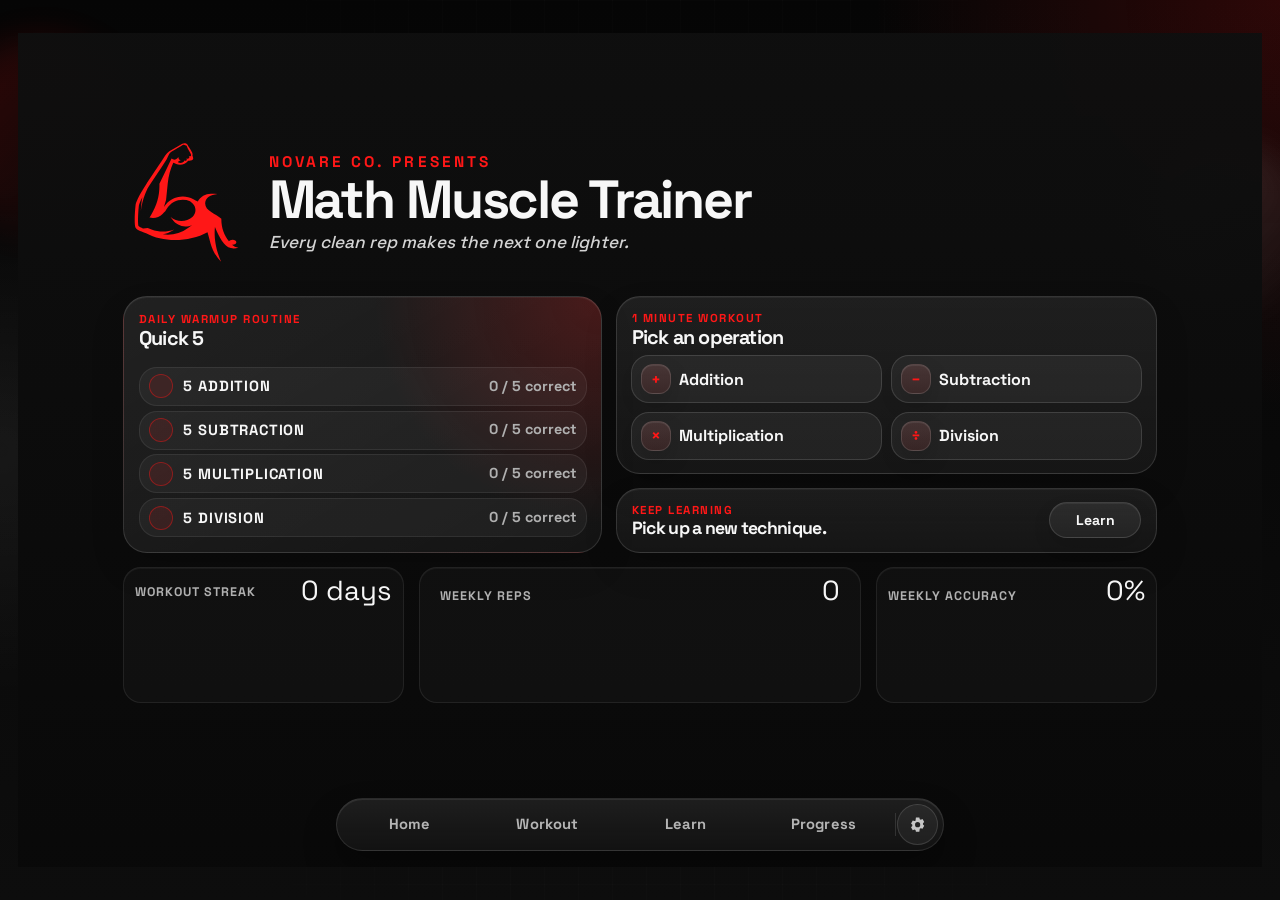
<file: index.html>
<!DOCTYPE html>
<html lang="en">
  <head>
    <meta charset="UTF-8" />
    <meta name="viewport" content="width=device-width, initial-scale=1.0" />
    <title>Math Muscle Trainer</title>
    <meta
      name="description"
      content="A strength-themed arithmetic trainer for addition, subtraction, multiplication, and division workouts with progress tracking and browser-saved streaks."
    />
    <link rel="preconnect" href="https://fonts.googleapis.com" />
    <link rel="preconnect" href="https://fonts.gstatic.com" crossorigin />
    <link
      href="https://fonts.googleapis.com/css2?family=Fraunces:opsz,wght@9..144,600;9..144,700&family=Space+Grotesk:wght@400;500;700&display=swap"
      rel="stylesheet"
    />
    <link rel="stylesheet" href="styles.css" />
  </head>
  <body>
    <div class="page-shell is-home-shell">
      <div class="ambient ambient-left"></div>
      <div class="ambient ambient-right"></div>

      <div class="app-shell">
      <div class="streak-banner" id="streakBanner" role="status" aria-live="polite">
        <p class="streak-banner-title" id="streakBannerTitle">&#128293; 0 Day Streak!</p>
        <p class="streak-banner-copy">You showed up again today.</p>
      </div>
      <header class="page-header">
        <section class="home-dashboard" id="homeDashboard" aria-label="Today's training dashboard">
          <div class="home-dashboard-top">
            <div class="home-identity">
              <span class="home-brand-mark" aria-hidden="true">
                <svg viewBox="0 0 660 660" role="presentation">
                  <path
                    d="m 352.717,337.866 c 4.137,-3.621 8.274,-7.24 12.409,-10.86 10.312,-9.024 16.225,-22.057 16.225,-35.758 0,-13.7 -5.913,-26.732 -16.225,-35.758 -32.933,-28.822 -82.11,-28.822 -115.044,0 3.258,-4.739 6.516,-9.474 9.772,-14.215 23.14,-33.654 67.316,-45.489 104.182,-27.913 L 342.028,196.859 C 303.01,167.598 254.902,156.527 208.999,163.64 c 18.581,3.601 36.451,10.571 52.691,20.667 l 8.216,5.108 c -38.617,-14.338 -81.095,-14.338 -119.708,0 l -20.047,7.444 c -7.617,-1.021 -15.234,-2.045 -22.851,-3.066 -1.612,0.612 -3.216,1.225 -4.8,1.846 -4.085,1.608 -18.709,7.513 -20.891,11.345 -4.06,9.952 -2.269,52.304 -1.65,64.111 0.744,14.164 1.842,28.381 3.42,42.477 1.146,10.213 8.864,27.202 18.863,45.675 -3.092,-12.561 -5.116,-25.316 -6.034,-38.173 l -2.423,-33.937 3.221,20.625 c 5.869,31.433 15.824,62.246 29.684,91.905 l 2.378,5.088 c 8.898,14.221 16.969,26.532 21.855,34.02 16.276,24.946 32.965,49.607 49.389,74.456 9.074,13.729 18.146,27.459 27.217,41.189 0.172,0.258 0.342,0.515 0.514,0.774 0.141,0.274 0.284,0.547 0.426,0.821 8.241,15.894 14.096,36.851 29.989,45.093 19.032,9.871 39.392,22.154 57.453,33.702 1.507,0.961 17.804,-3.353 18.628,-4.94 3.362,-6.482 6.674,-16.711 10.614,-22.856 2.522,-3.931 6.221,-10.788 10.833,-19.348 4.608,-8.56 2.181,-16.468 -10.299,-11.945 10.271,-10.77 -4.782,-18.852 -13.725,-11.109 9.593,-9.934 -1.687,-19.059 -9.738,-11.23 1.289,-11.754 -18.657,-17.242 -31.168,-12.213 -3.046,1.225 -2.074,10.503 13.218,11.373 -7.456,2.581 -12.936,8.932 -13.059,18.131 -11.327,-16.491 -23.337,-17.942 -35.848,-8.374 -21.254,-44.32 -42.51,-88.64 -63.765,-132.96 2.146,-57.786 -13.152,-114.883 -43.903,-163.856 -2.732,-4.349 -5.465,-8.701 -8.198,-13.05 24.51,-6.434 50.594,0.557 68.606,18.38 4.758,4.709 9.515,9.418 14.273,14.128 2.677,4.389 5.353,8.778 8.027,13.165 25.585,41.957 77.883,58.296 122.31,39.76 m 144.787,38.45 c -10.956,0.297 -21.914,0.593 -32.871,0.888 -29.528,0.798 -56.999,-15.062 -71.071,-41.033 -7.698,4.201 -15.397,8.403 -23.094,12.605 -54.485,29.741 -122.717,11.456 -155.031,-41.541 3.704,12.368 7.408,24.734 11.112,37.098 2.962,29.021 5.922,58.042 8.882,87.063 3.822,37.436 13.623,74.017 29.034,108.347 5.131,-2.061 10.256,-4.123 15.387,-6.184 22.44,-9.019 48.145,-2.133 63.068,16.899 8.886,1.771 28.062,1.409 26.215,14.416 -1.851,13.008 -4.969,9.96 -3.111,19.323 1.858,9.361 -16.583,31.981 -24.872,47.971 -2.665,5.132 -7.359,8.909 -12.945,10.405 -5.581,1.495 -11.538,0.574 -16.409,-2.539 -17.621,-11.264 -35.739,-21.726 -54.304,-31.353 -19.107,-9.909 -34.683,-25.485 -44.593,-44.592 -9.074,-13.731 -18.146,-27.46 -27.22,-41.191 C 141.633,456.246 70.245,353.821 65.953,315.525 61.662,277.228 58.829,215.604 65.54,199.974 c 6.71,-15.628 39.298,-22.21 55.731,-31.095 94.239,-50.944 229.129,-45.173 323.369,5.771 5.331,-19.543 10.66,-39.086 15.992,-58.632 9.885,-36.249 28.982,-69.326 55.432,-96.014 -33.992,76.706 -36.588,141.542 -32.334,182.187 2.96,-6.809 5.921,-13.622 8.883,-20.432 10.272,-23.628 23.196,-46.011 38.521,-66.72 17.598,-23.779 49.278,-32.268 76.41,-20.473 -14.301,0.915 -25.087,5.464 -34.017,14.265 0.954,-0.092 1.931,-0.143 2.923,-0.143 11.103,0 20.102,6.066 20.102,13.548 0,7.481 -8.999,13.546 -20.102,13.546 -8.674,0 -16.063,-3.701 -18.881,-8.894 -26.052,32.879 -40.754,71.24 -40.081,118.835 -28.427,27.242 -84.839,38.939 -85.285,81.728 2.541,30.157 26.631,44.769 65.301,48.865"
                  />
                </svg>
              </span>
              <div>
                <p class="eyebrow">Novare Co. presents</p>
                <h1>Math Muscle Trainer</h1>
                <p class="hero-tagline" id="homeDailyThought">Grow your brain &amp; begin your reign.</p>
              </div>
            </div>
          </div>

          <div class="home-dashboard-grid">
            <section class="today-training-card">
              <div class="home-card-header">
                <div>
                  <p class="home-card-kicker">Daily Warmup Routine</p>
                  <h2>Quick 5</h2>
                </div>
              </div>
              <div class="training-plan-list" aria-label="Today's routine">
                <button class="training-plan-step" type="button" data-home-routine-operation="addition">
                  <span class="routine-check" id="homeRoutineAdditionCheck" aria-hidden="true"></span>
                  <span>5 Addition</span>
                  <strong id="homeRoutineAdditionStatus">0 / 5 correct</strong>
                </button>
                <button class="training-plan-step" type="button" data-home-routine-operation="subtraction">
                  <span class="routine-check" id="homeRoutineSubtractionCheck" aria-hidden="true"></span>
                  <span>5 Subtraction</span>
                  <strong id="homeRoutineSubtractionStatus">0 / 5 correct</strong>
                </button>
                <button class="training-plan-step" type="button" data-home-routine-operation="multiplication">
                  <span class="routine-check" id="homeRoutineMultiplicationCheck" aria-hidden="true"></span>
                  <span>5 Multiplication</span>
                  <strong id="homeRoutineMultiplicationStatus">0 / 5 correct</strong>
                </button>
                <button class="training-plan-step" type="button" data-home-routine-operation="division">
                  <span class="routine-check" id="homeRoutineDivisionCheck" aria-hidden="true"></span>
                  <span>5 Division</span>
                  <strong id="homeRoutineDivisionStatus">0 / 5 correct</strong>
                </button>
              </div>
            </section>

            <section class="home-card quick-workout-card">
              <div class="home-card-header compact">
                <div>
                  <p class="home-card-kicker">1 Minute Workout</p>
                  <h2>Pick an operation</h2>
                </div>
              </div>
              <div class="home-operation-grid" aria-label="1 minute workout operations">
                <button class="home-operation-tile" type="button" data-home-operation="addition">
                  <span class="home-operation-symbol" aria-hidden="true">+</span>
                  <span>Addition</span>
                </button>
                <button class="home-operation-tile" type="button" data-home-operation="subtraction">
                  <span class="home-operation-symbol" aria-hidden="true">&minus;</span>
                  <span>Subtraction</span>
                </button>
                <button class="home-operation-tile" type="button" data-home-operation="multiplication">
                  <span class="home-operation-symbol" aria-hidden="true">&times;</span>
                  <span>Multiplication</span>
                </button>
                <button class="home-operation-tile" type="button" data-home-operation="division">
                  <span class="home-operation-symbol" aria-hidden="true">&divide;</span>
                  <span>Division</span>
                </button>
              </div>
            </section>

            <section class="home-card continue-learning-card">
              <div class="home-card-header compact">
                <div>
                  <p class="home-card-kicker">Keep Learning</p>
                  <h2>Pick up a new technique.</h2>
                </div>
                <button class="nav-button home-card-button" type="button" data-home-lesson="make-10">
                  Learn
                </button>
              </div>
            </section>

            <section class="home-snapshot-strip" aria-label="Training snapshot">
              <div class="home-snapshot-metric home-streak-metric">
                <div class="home-snapshot-head">
                  <span class="metric-label">Workout Streak</span>
                  <span class="metric-value" id="homeCurrentPracticeStreak">0 days</span>
                </div>
                <div class="home-weekly-strip" id="homeWeeklyStrip" aria-label="Last 7 days"></div>
              </div>
              <div class="home-snapshot-metric home-reps-metric">
                <div class="home-snapshot-head">
                  <span class="metric-label">Weekly Reps</span>
                  <span class="metric-value" id="homeSnapshotReps">0</span>
                </div>
                <div class="home-reps-graph" id="homeRepsGraph" aria-label="Reps over the last 7 days"></div>
              </div>
              <div class="home-snapshot-metric home-accuracy-metric">
                <div class="home-snapshot-head">
                  <span class="metric-label">Weekly Accuracy</span>
                  <span class="metric-value" id="homeSnapshotRank">0%</span>
                </div>
                <div class="home-accuracy-visual" id="homeAccuracyVisual" aria-hidden="true">
                  <span></span>
                  <span></span>
                  <span></span>
                  <span></span>
                  <span></span>
                </div>
              </div>
            </section>
          </div>
        </section>
      </header>
        <main class="screen-stage">
          <section class="screen" data-view="setup" id="setupScreen">
            <div class="focused-view-head">
              <div class="focused-view-kicker-row" aria-hidden="true">
                <p class="section-kicker">Skill to Train</p>
              </div>
            </div>
            <div class="screen-grid setup-grid">
              <section class="panel operation-panel" id="setupOperationPanel">
                <div class="section-heading compact">
                  <div>
                    <h2>Choose which operation to focus on.</h2>
                  </div>
                </div>

                <div
                  class="operation-choice-grid"
                  id="operationChoiceGrid"
                  role="radiogroup"
                  aria-label="Arithmetic operation"
                >
                  <label class="operation-choice">
                    <input type="radio" name="operation" value="addition" />
                    <span class="operation-choice-copy">
                      <span class="operation-choice-icon visual-anchor" aria-hidden="true">+</span>
                      <strong>Addition</strong>
                      <span class="operation-choice-meta">
                        <button
                          class="operation-change-button is-hidden"
                          type="button"
                          data-operation-reset
                          aria-label="Change operation"
                        >
                          <span aria-hidden="true">&#10227;</span>
                          <span>Change</span>
                        </button>
                      </span>
                    </span>
                  </label>

                  <label class="operation-choice">
                    <input type="radio" name="operation" value="subtraction" />
                    <span class="operation-choice-copy">
                      <span class="operation-choice-icon visual-anchor" aria-hidden="true">&minus;</span>
                      <strong>Subtraction</strong>
                      <span class="operation-choice-meta">
                        <button
                          class="operation-change-button is-hidden"
                          type="button"
                          data-operation-reset
                          aria-label="Change operation"
                        >
                          <span aria-hidden="true">&#10227;</span>
                          <span>Change</span>
                        </button>
                      </span>
                    </span>
                  </label>

                  <label class="operation-choice">
                    <input type="radio" name="operation" value="multiplication" />
                    <span class="operation-choice-copy">
                      <span class="operation-choice-icon visual-anchor" aria-hidden="true">&times;</span>
                      <strong>Multiplication</strong>
                      <span class="operation-choice-meta">
                        <button
                          class="operation-change-button is-hidden"
                          type="button"
                          data-operation-reset
                          aria-label="Change operation"
                        >
                          <span aria-hidden="true">&#10227;</span>
                          <span>Change</span>
                        </button>
                      </span>
                    </span>
                  </label>

                  <label class="operation-choice">
                    <input type="radio" name="operation" value="division" />
                    <span class="operation-choice-copy">
                      <span class="operation-choice-icon visual-anchor" aria-hidden="true">&divide;</span>
                      <strong>Division</strong>
                      <span class="operation-choice-meta">
                        <button
                          class="operation-change-button is-hidden"
                          type="button"
                          data-operation-reset
                          aria-label="Change operation"
                        >
                          <span aria-hidden="true">&#10227;</span>
                          <span>Change</span>
                        </button>
                      </span>
                    </span>
                  </label>
                </div>

                <div class="setup-step-shell" id="setupStepShell">
                  <div class="field option-field is-hidden setup-step-field" id="additionDifficultyField">
                    <span>Addition Difficulty</span>
                    <p class="field-hint">You can choose more than one.</p>
                    <div
                      class="choice-row choice-row-compact"
                      role="group"
                      aria-label="Addition difficulty"
                    >
                      <label class="choice-pill compact">
                        <input type="checkbox" name="additionDifficulty" value="easy" />
                        <span>Easy</span>
                      </label>
                      <label class="choice-pill compact">
                        <input type="checkbox" name="additionDifficulty" value="medium" />
                        <span>Medium</span>
                      </label>
                      <label class="choice-pill compact">
                        <input type="checkbox" name="additionDifficulty" value="hard" />
                        <span>Hard</span>
                      </label>
                    </div>
                  </div>

                  <div class="field option-field is-hidden setup-step-field" id="subtractionDifficultyField">
                    <span>Subtraction Difficulty</span>
                    <p class="field-hint">You can choose more than one.</p>
                    <div
                      class="choice-row choice-row-compact"
                      role="group"
                      aria-label="Subtraction difficulty"
                    >
                      <label class="choice-pill compact">
                        <input type="checkbox" name="subtractionDifficulty" value="easy" />
                        <span>Easy</span>
                      </label>
                      <label class="choice-pill compact">
                        <input type="checkbox" name="subtractionDifficulty" value="medium" />
                        <span>Medium</span>
                      </label>
                      <label class="choice-pill compact">
                        <input type="checkbox" name="subtractionDifficulty" value="hard" />
                        <span>Hard</span>
                      </label>
                    </div>
                  </div>

                  <div class="field option-field is-hidden setup-step-field" id="sessionTypeField">
                    <span>Workout Type</span>
                    <div
                      class="choice-row centered-choice workout-type-grid"
                      role="radiogroup"
                      aria-label="Workout type"
                    >
                      <label class="choice-pill session-choice">
                        <input type="radio" name="sessionType" value="timed" />
                        <span class="choice-pill-copy">
                          <strong>High Intensity Training</strong>
                          <small>(Timed)</small>
                        </span>
                      </label>

                      <label class="choice-pill session-choice">
                        <input type="radio" name="sessionType" value="question-goal" />
                        <span class="choice-pill-copy">
                          <strong>Target Reps</strong>
                          <small>(Attempt Goal)</small>
                        </span>
                      </label>

                      <label class="choice-pill session-choice">
                        <input type="radio" name="sessionType" value="endless" />
                        <span class="choice-pill-copy">
                          <strong>Free Training</strong>
                          <small>(Endless)</small>
                        </span>
                      </label>

                      <label class="choice-pill session-choice" id="isolationSessionChoice">
                        <input type="radio" name="sessionType" value="isolation" />
                        <span class="choice-pill-copy">
                          <strong>Isolation Training</strong>
                          <small>(Single Table Drill)</small>
                        </span>
                      </label>
                    </div>
                  </div>

                  <form id="settingsForm" class="settings-form setup-settings-form is-hidden">
                  <div class="field option-field">
                    <span>Workout Options</span>
                    <div class="setup-option-list">
                      <label class="toggle compact-toggle bare-toggle">
                        <span class="toggle-row">
                          <input id="adaptiveMode" type="checkbox" checked />
                          <span class="toggle-label">Targeted</span>
                          <span
                            class="tooltip-dot"
                            tabindex="0"
                            data-tooltip="Brings back the facts that still need reps."
                            aria-label="Targeted help"
                          >
                            ?
                          </span>
                        </span>
                      </label>

                      <label class="toggle compact-toggle bare-toggle" id="negativesToggleRow">
                        <span class="toggle-row">
                          <input id="negativesMode" type="checkbox" />
                          <span class="toggle-label">Negatives</span>
                          <span
                            class="tooltip-dot"
                            tabindex="0"
                            data-tooltip="Mix in positive and negative integers."
                            aria-label="Negatives help"
                          >
                            ?
                          </span>
                        </span>
                      </label>

                      <label class="toggle compact-toggle bare-toggle" id="additionRegroupingToggleRow">
                        <span class="toggle-row">
                          <input id="additionRegroupingMode" type="checkbox" checked />
                          <span class="toggle-label">Regrouping</span>
                          <span
                            class="tooltip-dot"
                            tabindex="0"
                            data-tooltip="Include carrying/regrouping facts in addition workouts."
                            aria-label="Regrouping help"
                          >
                            ?
                          </span>
                        </span>
                      </label>
                    </div>
                  </div>

                  <section class="field option-field extra-options-field">

                    <div class="field is-hidden" id="isolationField">
                      <span>Isolation Target</span>
                      <label class="field centered-field">
                        <span>Times table</span>
                        <select id="focusFactor">
                          <option value="1">x 1</option>
                          <option value="2">x 2</option>
                          <option value="3">x 3</option>
                          <option value="4">x 4</option>
                          <option value="5">x 5</option>
                          <option value="6">x 6</option>
                          <option value="7" selected>x 7</option>
                          <option value="8">x 8</option>
                          <option value="9">x 9</option>
                          <option value="10">x 10</option>
                          <option value="11">x 11</option>
                          <option value="12">x 12</option>
                        </select>
                      </label>

                      <div class="field-grid compact-field-grid isolation-range-grid">
                        <label class="field centered-field">
                          <span>Minimum</span>
                          <select id="minFactor">
                            <option value="1">1</option>
                            <option value="2" selected>2</option>
                            <option value="3">3</option>
                            <option value="4">4</option>
                            <option value="5">5</option>
                            <option value="6">6</option>
                            <option value="7">7</option>
                            <option value="8">8</option>
                            <option value="9">9</option>
                            <option value="10">10</option>
                            <option value="11">11</option>
                            <option value="12">12</option>
                          </select>
                        </label>

                        <label class="field centered-field">
                          <span>Maximum</span>
                          <select id="maxFactor">
                            <option value="1">1</option>
                            <option value="2">2</option>
                            <option value="3">3</option>
                            <option value="4">4</option>
                            <option value="5">5</option>
                            <option value="6">6</option>
                            <option value="7">7</option>
                            <option value="8">8</option>
                            <option value="9">9</option>
                            <option value="10">10</option>
                            <option value="11">11</option>
                            <option value="12" selected>12</option>
                          </select>
                        </label>
                      </div>
                    </div>

                    <div class="field is-hidden" id="freeTrainingField">
                      <span>Free Training Style</span>
                      <div
                        class="choice-row centered-choice"
                        role="radiogroup"
                        aria-label="Free training style"
                      >
                        <label class="choice-pill session-choice">
                          <input type="radio" name="freeTrainingMode" value="zen" checked />
                          <span class="choice-pill-copy">
                            <strong>Zen Mode</strong>
                            <small>(No Rules)</small>
                          </span>
                        </label>

                        <label class="choice-pill session-choice">
                          <input type="radio" name="freeTrainingMode" value="spar" />
                          <span class="choice-pill-copy">
                            <strong>Spar Mode</strong>
                            <small>(3 Mistake Knockout)</small>
                          </span>
                        </label>
                      </div>
                    </div>

                    <div class="field is-hidden" id="sparTimingField">
                      <span>Spar Round</span>
                      <div
                        class="choice-row choice-row-compact"
                        role="radiogroup"
                        aria-label="Spar round style"
                      >
                        <label class="choice-pill compact">
                          <input type="radio" name="sparTiming" value="untimed" checked />
                          <span>Untimed</span>
                        </label>

                        <label class="choice-pill compact">
                          <input type="radio" name="sparTiming" value="timed" />
                          <span>Timed</span>
                        </label>
                      </div>
                    </div>

                    <div class="field is-hidden" id="timeField">
                      <span>Workout Duration</span>
                      <div
                        class="choice-row choice-row-compact"
                        role="radiogroup"
                        aria-label="Workout duration"
                      >
                        <label class="choice-pill compact">
                          <input type="radio" name="timePreset" value="1" />
                          <span>1 min</span>
                        </label>

                        <label class="choice-pill compact">
                          <input type="radio" name="timePreset" value="3" checked />
                          <span>3 min</span>
                        </label>

                        <label class="choice-pill compact">
                          <input type="radio" name="timePreset" value="5" />
                          <span>5 min</span>
                        </label>

                        <label class="choice-pill compact">
                          <input type="radio" name="timePreset" value="custom" />
                          <span>Custom</span>
                        </label>
                      </div>

                      <label class="field centered-field nested-field is-hidden" id="timeCustomField">
                        <span>Custom minutes (1-60)</span>
                        <input id="timeCustom" type="number" min="1" max="60" value="8" />
                      </label>
                    </div>

                    <div class="field is-hidden" id="questionTargetField">
                      <span>Attempt Goal</span>
                      <div
                        class="choice-row choice-row-compact"
                        role="radiogroup"
                        aria-label="Attempt goal"
                      >
                        <label class="choice-pill compact">
                          <input type="radio" name="questionPreset" value="10" />
                          <span>10</span>
                        </label>

                        <label class="choice-pill compact">
                          <input type="radio" name="questionPreset" value="20" checked />
                          <span>20</span>
                        </label>

                        <label class="choice-pill compact">
                          <input type="radio" name="questionPreset" value="30" />
                          <span>30</span>
                        </label>

                        <label class="choice-pill compact">
                          <input type="radio" name="questionPreset" value="custom" />
                          <span>Custom</span>
                        </label>
                      </div>

                      <label
                        class="field centered-field nested-field is-hidden"
                        id="questionCustomField"
                      >
                        <span>Custom attempt goal (5-200)</span>
                        <input id="questionCustom" type="number" min="5" max="200" value="40" />
                      </label>
                    </div>
                  </section>

                  <div class="button-row setup-actions">
                    <button class="primary-button" type="submit" form="settingsForm" id="setupStartButton">
                      Start
                    </button>
            </div>
                </form>
                </div>
              </section>
            </div>
          </section>
          <section class="screen" data-view="techniques" id="techniquesScreen">
            <div class="focused-view-head">
              <div class="focused-view-kicker-row" aria-hidden="true">
                <p class="section-kicker">Learn</p>
              </div>
              <button class="ghost-button subtle-button technique-exit-nav is-hidden" type="button" id="techniqueExitNavButton">
                Exit Lesson
              </button>
              <button class="ghost-button" type="button" data-view-target="home" aria-label="Back to home">
                <svg viewBox="0 0 24 24" aria-hidden="true" role="presentation">
                  <path
                    d="M3 10.5 12 3l9 7.5v9a1.5 1.5 0 0 1-1.5 1.5h-5v-6h-5v6h-5A1.5 1.5 0 0 1 3 19.5v-9Z"
                    fill="currentColor"
                  />
                </svg>
              </button>
              <button class="utility-button global-options-button" type="button" data-open-options aria-label="Open settings">
                <svg viewBox="0 0 24 24" aria-hidden="true" role="presentation">
                  <path
                    d="M9.6 2h4.8l.54 2.44c.53.18 1.03.39 1.5.65l2.33-.94 2.4 4.16-1.8 1.73c.05.32.08.64.08.96s-.03.64-.08.96l1.8 1.73-2.4 4.16-2.33-.94c-.47.26-.97.47-1.5.65L14.4 22H9.6l-.54-2.44a8.494 8.494 0 0 1-1.5-.65l-2.33.94-2.4-4.16 1.8-1.73A6.89 6.89 0 0 1 4.56 13c0-.32.03-.64.08-.96l-1.8-1.73 2.4-4.16 2.33.94c.47-.26.97-.47 1.5-.65ZM12 8.4A3.6 3.6 0 1 0 12 15.6 3.6 3.6 0 0 0 12 8.4Z"
                  />
                </svg>
              </button>
            </div>
            <section class="techniques-screen-panel">
              <div id="techniqueScreenShell"></div>
            </section>
          </section>

          <section class="screen" data-view="countdown" id="countdownScreen">
            <section class="panel countdown-panel">
              <p class="section-kicker">Get Ready</p>
              <p class="countdown-copy" id="countdownCopy">Type the answer to the times tables.</p>
              <p class="countdown-subcopy">Starting in...</p>
              <div class="countdown-number" id="countdownNumber" aria-live="assertive">3</div>
            </section>
          </section>

          <section class="screen" data-view="practice" id="practiceScreen">
            <section class="panel practice-panel">
              <div class="practice-topbar">
                <span class="session-badge" id="sessionBadge">
                  <span class="session-badge-icon visual-anchor" aria-hidden="true">=</span>
                  <span>Ready to train</span>
                </span>
                <button class="ghost-button subtle-button" type="button" id="finishSessionButton">
                  End Workout
                </button>
            </div>

              <div class="hud-row">
                <div class="hud-card">
                  <span class="hud-label">Question Timer</span>
                  <span class="hud-value" id="questionTimer">0.0s</span>
                </div>

                <div class="hud-card">
                  <span class="hud-label">Workout Timer</span>
                  <span class="hud-value" id="sessionTimer">0:00</span>
                </div>

                <div class="hud-card">
                  <span class="hud-label">Questions Answered</span>
                  <span class="hud-value" id="practiceAttemptedCount">0</span>
                </div>
              </div>

              <div class="practice-progress-row">
                <div class="progress-track" id="progressTrack" aria-hidden="true">
                  <div class="progress-fill" id="progressFill"></div>
                </div>
                <div class="spar-strike-hud is-hidden" id="sparStrikeHud" aria-label="Spar strikes">
                  <span class="spar-strike-box" data-spar-strike-box="1" aria-hidden="true">X</span>
                  <span class="spar-strike-box" data-spar-strike-box="2" aria-hidden="true">X</span>
                  <span class="spar-strike-box" data-spar-strike-box="3" aria-hidden="true">X</span>
                </div>
                <span class="progress-text" id="progressText">0 answered</span>
              </div>
              <div class="combo-indicator" id="comboIndicator" aria-live="polite" aria-hidden="true">
                COMBO x0
              </div>
              <div class="problem-wrap minimalist">
                <div class="practice-response-rail" id="practiceResponseRail" aria-hidden="true"></div>
                <div class="problem-text" id="problemText" aria-live="polite">Ready when you are.</div>
              </div>

              <form id="answerForm" class="answer-form" autocomplete="off">
                <button class="ghost-button" type="button" id="skipButton" disabled>
                  Skip
                </button>

                <label class="answer-field" for="answerInput">
                  <span class="sr-only">Your answer</span>
                  <input
                    id="answerInput"
                    type="text"
                    inputmode="numeric"
                    pattern="[0-9-]*"
                    autocapitalize="off"
                    autocorrect="off"
                    spellcheck="false"
                    enterkeyhint="done"
                    placeholder="Type your answer"
                    disabled
                  />
                  <span class="answer-status-icon" id="answerStatusIcon" aria-hidden="true"></span>
                </label>

                <button class="primary-button" type="submit" id="checkButton" disabled>
                  Check
                </button>
              </form>

              <div class="practice-keypad is-hidden" id="practiceKeypad" aria-label="Number pad">
                <button class="ghost-button" type="button" data-keypad-key="7">7</button>
                <button class="ghost-button" type="button" data-keypad-key="8">8</button>
                <button class="ghost-button" type="button" data-keypad-key="9">9</button>
                <button class="ghost-button" type="button" data-keypad-key="4">4</button>
                <button class="ghost-button" type="button" data-keypad-key="5">5</button>
                <button class="ghost-button" type="button" data-keypad-key="6">6</button>
                <button class="ghost-button" type="button" data-keypad-key="1">1</button>
                <button class="ghost-button" type="button" data-keypad-key="2">2</button>
                <button class="ghost-button" type="button" data-keypad-key="3">3</button>
                <button class="ghost-button keypad-sign-toggle" type="button" data-keypad-key="sign">
                  &#177;
                </button>
                <button class="ghost-button" type="button" data-keypad-key="0">0</button>
                <button class="ghost-button" type="button" data-keypad-key="backspace">&#9003;</button>
            </div>

              <p class="feedback" id="feedback" aria-live="polite"></p>
            </section>
          </section>

          <section class="screen" data-view="results" id="resultsScreen">
            <div class="focused-view-head">
              <div class="focused-view-kicker-row carousel-inline-nav-row" aria-label="Results panels">
                <button class="carousel-inline-nav-button" type="button" data-carousel-target="results" data-carousel-shift="-1" aria-label="Previous results panel">&#8249;</button>
                <p class="section-kicker" id="resultsCarouselKickerLabel">Workout Summary</p>
                <button class="carousel-inline-nav-button" type="button" data-carousel-target="results" data-carousel-shift="1" aria-label="Next results panel">&#8250;</button>
              </div>
              <button class="ghost-button" type="button" data-view-target="home" aria-label="Back to home">
                <svg viewBox="0 0 24 24" aria-hidden="true" role="presentation">
                  <path
                    d="M3 10.5 12 3l9 7.5v9a1.5 1.5 0 0 1-1.5 1.5h-5v-6h-5v6h-5A1.5 1.5 0 0 1 3 19.5v-9Z"
                    fill="currentColor"
                  />
                </svg>
              </button>
              <button class="utility-button global-options-button" type="button" data-open-options aria-label="Open settings">
                <svg viewBox="0 0 24 24" aria-hidden="true" role="presentation">
                  <path
                    d="M9.6 2h4.8l.54 2.44c.53.18 1.03.39 1.5.65l2.33-.94 2.4 4.16-1.8 1.73c.05.32.08.64.08.96s-.03.64-.08.96l1.8 1.73-2.4 4.16-2.33-.94c-.47.26-.97.47-1.5.65L14.4 22H9.6l-.54-2.44a8.494 8.494 0 0 1-1.5-.65l-2.33.94-2.4-4.16 1.8-1.73A6.89 6.89 0 0 1 4.56 13c0-.32.03-.64.08-.96l-1.8-1.73 2.4-4.16 2.33.94c.47-.26.97-.47 1.5-.65ZM12 8.4A3.6 3.6 0 1 0 12 15.6 3.6 3.6 0 0 0 12 8.4Z"
                  />
                </svg>
              </button>
            </div>
            <section class="carousel-panel results-screen-panel">
              <div class="carousel-shell-head carousel-shell-head-kicker-nav" aria-hidden="true"></div>
              <div class="carousel-actions carousel-actions-floating" aria-hidden="true">
                <div class="carousel-position-indicator" id="resultsCarouselIndicator" aria-live="polite"></div>
              </div>

              <div class="results-carousel">
                <section class="results-slide is-active" data-results-slide="summary" data-carousel-kicker="Workout Summary">
                  <div class="slide-heading">
                    <div>
                      <h2 id="resultsTitle">Great job on showing up today.</h2>
                    </div>
                  </div>

                  <div class="stats-grid results-stats">
                    <div class="stat-block">
                      <span class="stat-value" id="resultQuestions">0</span>
                      <span class="stat-label">Answered</span>
                    </div>

                    <div class="stat-block">
                      <span class="stat-value" id="resultCorrect">0</span>
                      <span class="stat-label">Correct</span>
                    </div>

                    <div class="stat-block">
                      <span class="stat-value" id="resultAccuracy">0%</span>
                      <span class="stat-label">Accuracy</span>
                    </div>

                    <div class="stat-block">
                      <span class="stat-value" id="resultPace">-</span>
                      <span class="stat-label">Average Pace</span>
                    </div>

                    <div class="stat-block">
                      <span class="stat-value" id="resultBestStreak">0</span>
                      <span class="stat-label">Best Streak</span>
                    </div>

                    <div class="stat-block">
                      <span class="stat-value" id="resultSkipped">0</span>
                      <span class="stat-label">Skipped</span>
                    </div>
                  </div>

                  <div class="results-top-actions">
                    <button class="ghost-button contextual-action-button" type="button" id="repeatSessionButton">
                      Repeat Workout
                    </button>
                  </div>

                </section>

                <section class="results-slide" data-results-slide="tracker" data-carousel-kicker="Workout Tracker">
                  <div class="tracker-layout">
                    <div class="tracker-left-column">
                      <div class="tracker-slide-head tracker-title-block">
                        <h2>This month</h2>
                      </div>

                      <aside class="tracker-side-panel">
                        <div class="tracker-stat-grid">
                          <div class="stat-block compact-stat">
                            <span class="stat-value" id="resultsCurrentPracticeStreak">0</span>
                            <span class="stat-label">Current Streak</span>
                          </div>

                          <div class="stat-block compact-stat">
                            <span class="stat-value" id="resultsBestPracticeDayStreak">0</span>
                            <span class="stat-label">Best Streak</span>
                          </div>
                        </div>

                        <div class="tracker-mini-grid">
                          <div class="tracker-mini-card">
                            <span class="tracker-mini-value" id="resultsMonthSessions">0</span>
                            <span class="tracker-mini-label">Workouts</span>
                          </div>
                          <div class="tracker-mini-card">
                            <span class="tracker-mini-value" id="resultsMonthReps">0</span>
                            <span class="tracker-mini-label">Reps</span>
                            <div class="operation-reps-breakdown" id="resultsOperationRepsBreakdown" aria-label="Monthly reps by operation"></div>
                          </div>
                          <div class="tracker-mini-card">
                            <span class="tracker-mini-value" id="resultsMonthAccuracy">0%</span>
                            <span class="tracker-mini-label">Accuracy</span>
                          </div>
                        </div>
                      </aside>
                    </div>

                    <div class="tracker-calendar-wrap">
                      <div class="tracker-calendar-head">
                        <span class="preview-label" id="resultsCalendarYearLabel">2026</span>
                        <div class="calendar-nav">
                          <button
                            class="calendar-nav-button"
                            type="button"
                            id="resultsMonthPrevButton"
                            aria-label="Previous workout month"
                          >
                            &#8249;
                          </button>
                          <span class="section-note month-label" id="resultsMonthLabel">April</span>
                          <button
                            class="calendar-nav-button"
                            type="button"
                            id="resultsMonthNextButton"
                            aria-label="Next workout month"
                          >
                            &#8250;
                          </button>
            </div>
                      </div>
                      <div class="calendar-weekdays compact" aria-hidden="true">
                        <span>Sun</span>
                        <span>Mon</span>
                        <span>Tue</span>
                        <span>Wed</span>
                        <span>Thu</span>
                        <span>Fri</span>
                        <span>Sat</span>
                      </div>
                      <div class="calendar-grid compact" id="resultsCalendarGrid"></div>
                    </div>
                  </div>
                </section>

                <section class="results-slide" data-results-slide="focus" data-carousel-kicker="Next Focus">
                  <div class="slide-heading">
                    <h2>Where to build next</h2>
                  </div>

                  <div class="focus-columns">
                    <section class="focus-panel focus-column">
                      <h3 class="focus-panel-title">Positive Progress</h3>
                      <div class="focus-card-grid single-column-grid" id="resultsWinsList"></div>
                    </section>

                    <section class="focus-panel focus-column">
                      <h3 class="focus-panel-title">Priority Targets</h3>
                      <div class="focus-card-grid single-column-grid" id="resultsPriorityList"></div>
                    </section>

                    <section class="focus-panel focus-column">
                      <h3 class="focus-panel-title">Growth Opportunities</h3>
                      <div class="focus-card-grid single-column-grid" id="resultsGrowthList"></div>
                    </section>
                  </div>
                </section>
              </div>
            </section>
          </section>

          <section class="screen" data-view="progress" id="progressScreen">
            <div class="focused-view-head">
              <div class="focused-view-kicker-row carousel-inline-nav-row" aria-label="Progress panels">
                <button
                  class="carousel-inline-nav-button"
                  type="button"
                  id="progressPrevButton"
                  data-carousel-target="progress"
                  data-carousel-shift="-1"
                  aria-label="Previous progress panel"
                >
                  &#8249;
                </button>
                <p class="section-kicker" id="progressCarouselKickerLabel">Workout Log</p>
                <button
                  class="carousel-inline-nav-button"
                  type="button"
                  id="progressNextButton"
                  data-carousel-target="progress"
                  data-carousel-shift="1"
                  aria-label="Next progress panel"
                >
                  &#8250;
                </button>
              </div>
              <button class="ghost-button" type="button" data-view-target="home" aria-label="Back to home">
                <svg viewBox="0 0 24 24" aria-hidden="true" role="presentation">
                  <path
                    d="M3 10.5 12 3l9 7.5v9a1.5 1.5 0 0 1-1.5 1.5h-5v-6h-5v6h-5A1.5 1.5 0 0 1 3 19.5v-9Z"
                    fill="currentColor"
                  />
                </svg>
              </button>
              <button class="utility-button global-options-button" type="button" data-open-options aria-label="Open settings">
                <svg viewBox="0 0 24 24" aria-hidden="true" role="presentation">
                  <path
                    d="M9.6 2h4.8l.54 2.44c.53.18 1.03.39 1.5.65l2.33-.94 2.4 4.16-1.8 1.73c.05.32.08.64.08.96s-.03.64-.08.96l1.8 1.73-2.4 4.16-2.33-.94c-.47.26-.97.47-1.5.65L14.4 22H9.6l-.54-2.44a8.494 8.494 0 0 1-1.5-.65l-2.33.94-2.4-4.16 1.8-1.73A6.89 6.89 0 0 1 4.56 13c0-.32.03-.64.08-.96l-1.8-1.73 2.4-4.16 2.33.94c.47-.26.97-.47 1.5-.65ZM12 8.4A3.6 3.6 0 1 0 12 15.6 3.6 3.6 0 0 0 12 8.4Z"
                  />
                </svg>
              </button>
            </div>
            <section class="carousel-panel progress-screen-panel">
              <div class="carousel-shell-head carousel-shell-head-kicker-nav" aria-hidden="true"></div>
              <div class="carousel-actions carousel-actions-floating" aria-hidden="true">
                <div class="carousel-position-indicator" id="progressCarouselIndicator" aria-live="polite"></div>
              </div>

              <div class="progress-carousel">
                <section class="progress-slide is-active" data-progress-slide="overview" data-carousel-kicker="Workout Log">
                  <div class="slide-heading slide-heading-with-filter">
                    <div>
                      <h2>Your progress so far</h2>
                    </div>
                    <div class="fact-carousel-selector progress-inline-selector" aria-label="Workout log operation">
                      <button class="fact-range-button" id="overviewOperationPrevButton" type="button" aria-label="Previous workout log operation">&#8249;</button>
                      <span class="fact-carousel-label" id="overviewOperationLabel">All Operations</span>
                      <button class="fact-range-button" id="overviewOperationNextButton" type="button" aria-label="Next workout log operation">&#8250;</button>
                    </div>
                    <label class="records-filter progress-filter is-visually-hidden">
                      <span class="sr-only">Workout log operation</span>
                      <select id="overviewOperationFilter">
                        <option value="all">All Operations</option>
                        <option value="multiplication">Multiplication</option>
                        <option value="addition">Addition</option>
                        <option value="subtraction">Subtraction</option>
                        <option value="division">Division</option>
                      </select>
                    </label>
                  </div>

                  <div class="stats-grid">
                    <div class="stat-block">
                      <span class="stat-value" id="overallAnswered">0</span>
                      <span class="stat-label">Facts Attempted</span>
                    </div>

                    <div class="stat-block">
                      <span class="stat-value" id="overallAccuracy">0%</span>
                      <span class="stat-label">Accuracy</span>
                    </div>

                    <div class="stat-block">
                      <span class="stat-value" id="overallBestStreak">0</span>
                      <span class="stat-label">Best Fact Streak</span>
                    </div>

                    <div class="stat-block">
                      <span class="stat-value" id="overallBestPace">-</span>
                      <span class="stat-label">Fastest Avg</span>
                    </div>

                    <div class="stat-block">
                      <span class="stat-value" id="overallWorkoutCount">0</span>
                      <span class="stat-label">Workouts Completed</span>
                    </div>

                    <div class="stat-block">
                      <span class="stat-value" id="overallBestDayAttempts">0</span>
                      <span class="stat-label">Most Attempts in a Day</span>
                    </div>
                  </div>
                </section>

                <section class="progress-slide" data-progress-slide="mastery" data-carousel-kicker="Operation Mastery">
                  <div class="slide-heading mastery-slide-heading">
                    <div>
                      <h2>Your operation ranks <button class="inline-help-button" type="button" id="masteryHelpButton" aria-label="Explain operation mastery">?</button></h2>
                    </div>
                  </div>

                  <div class="mastery-grid" id="masteryGrid"></div>
                </section>

                <section class="progress-slide" data-progress-slide="tracker" data-carousel-kicker="Workout Tracker">
                  <div class="tracker-layout">
                    <div class="tracker-left-column">
                      <div class="tracker-slide-head tracker-title-block">
                        <h2 class="stacked-heading">
                          <span>Every.</span>
                          <span>Moment.</span>
                          <span>Counts.</span>
                        </h2>
                      </div>

                      <aside class="tracker-side-panel">
                        <div class="tracker-stat-grid">
                          <div class="stat-block compact-stat">
                            <span class="stat-value" id="currentPracticeStreak">0</span>
                            <span class="stat-label">Current Streak</span>
                          </div>

                          <div class="stat-block compact-stat">
                            <span class="stat-value" id="bestPracticeDayStreak">0</span>
                            <span class="stat-label">Best Streak</span>
                          </div>
                        </div>

                        <div class="tracker-mini-grid">
                          <div class="tracker-mini-card">
                            <span class="tracker-mini-value" id="progressMonthSessions">0</span>
                            <span class="tracker-mini-label">Workouts</span>
                          </div>
                          <div class="tracker-mini-card">
                            <span class="tracker-mini-value" id="progressMonthReps">0</span>
                            <span class="tracker-mini-label">Reps</span>
                            <div class="operation-reps-breakdown" id="progressOperationRepsBreakdown" aria-label="Monthly reps by operation"></div>
                          </div>
                          <div class="tracker-mini-card">
                            <span class="tracker-mini-value" id="progressMonthAccuracy">0%</span>
                            <span class="tracker-mini-label">Accuracy</span>
                          </div>
                        </div>
                      </aside>
                    </div>

                    <div class="tracker-calendar-wrap">
                      <div class="tracker-calendar-head">
                        <span class="preview-label" id="progressCalendarYearLabel">2026</span>
                        <div class="calendar-nav">
                          <button
                            class="calendar-nav-button"
                            type="button"
                            id="progressMonthPrevButton"
                            aria-label="Previous workout month"
                          >
                            &#8249;
                          </button>
                          <span class="section-note month-label" id="currentMonthLabel">April</span>
                          <button
                            class="calendar-nav-button"
                            type="button"
                            id="progressMonthNextButton"
                            aria-label="Next workout month"
                          >
                            &#8250;
                          </button>
            </div>
                      </div>
                      <div class="calendar-weekdays" aria-hidden="true">
                        <span>Sun</span>
                        <span>Mon</span>
                        <span>Tue</span>
                        <span>Wed</span>
                        <span>Thu</span>
                        <span>Fri</span>
                        <span>Sat</span>
                      </div>
                      <div class="calendar-grid" id="calendarGrid"></div>
                    </div>
                  </div>
                </section>

                <section class="progress-slide" data-progress-slide="facts" data-carousel-kicker="Fact Tracker">
                  <div class="slide-heading slide-heading-with-filter">
                    <div class="facts-header-content">
                      <h2 id="factsSlideTitle">Track the development of your skills.</h2>
                      <p class="section-note tracker-action-hint" id="trackerActionHint">Click a category to train it.</p>
                      <div class="facts-selector-row" id="factsSelectorRow" aria-label="Fact tracker controls">
                        <div class="fact-carousel-selector" id="factOperationSelector" aria-label="Fact tracker operation">
                          <button class="fact-range-button" id="factOperationPrevButton" type="button" aria-label="Previous operation">&#8249;</button>
                          <span class="fact-carousel-label" id="factOperationLabel">Multiplication</span>
                          <button class="fact-range-button" id="factOperationNextButton" type="button" aria-label="Next operation">&#8250;</button>
                        </div>
                        <div class="fact-carousel-selector" id="factDetailSelector" aria-label="Fact tracker detail">
                          <button class="fact-range-button" id="factDetailPrevButton" type="button" aria-label="Previous detail view">&#8249;</button>
                          <span class="fact-carousel-label" id="factDetailLabel">Overall</span>
                          <button class="fact-range-button" id="factDetailNextButton" type="button" aria-label="Next detail view">&#8250;</button>
                        </div>
                        <div class="fact-range-nav fact-carousel-selector" id="factRangeNav" aria-label="Fact tracker range">
                          <button class="fact-range-button" id="factRangePrevButton" type="button" aria-label="Show previous fact range">&#8249;</button>
                          <span class="fact-carousel-label" id="factRangeLabel">x 1 - x 6</span>
                          <button class="fact-range-button" id="factRangeNextButton" type="button" aria-label="Show next fact range">&#8250;</button>
                        </div>
                      </div>
                      <label class="records-filter facts-filter is-visually-hidden">
                        <span class="sr-only">Fact tracker operation</span>
                        <select id="factOperationFilter">
                          <option value="multiplication">Multiplication</option>
                          <option value="addition">Addition</option>
                          <option value="subtraction">Subtraction</option>
                          <option value="division">Division</option>
                        </select>
                      </label>
                      <label class="records-filter facts-filter is-visually-hidden">
                        <span class="sr-only">Fact tracker view</span>
                        <select id="factDetailFilter"></select>
                      </label>
            </div>
                  </div>

                  <div class="table-grid" id="tableGrid"></div>
                </section>

                <section class="progress-slide" data-progress-slide="focus" data-carousel-kicker="Next Focus">
                  <div class="slide-heading slide-heading-with-filter">
                    <div>
                      <h2>Where to build next</h2>
                    </div>
                    <div class="fact-carousel-selector progress-inline-selector" aria-label="Next focus operation">
                      <button class="fact-range-button" id="focusOperationPrevButton" type="button" aria-label="Previous focus operation">&#8249;</button>
                      <span class="fact-carousel-label" id="focusOperationLabel">All Operations</span>
                      <button class="fact-range-button" id="focusOperationNextButton" type="button" aria-label="Next focus operation">&#8250;</button>
                    </div>
                    <label class="records-filter progress-filter is-visually-hidden">
                      <span class="sr-only">Next focus operation</span>
                      <select id="focusOperationFilter">
                        <option value="all">All Operations</option>
                        <option value="multiplication">Multiplication</option>
                        <option value="addition">Addition</option>
                        <option value="subtraction">Subtraction</option>
                        <option value="division">Division</option>
                      </select>
                    </label>
                  </div>

                  <div class="focus-columns">
                    <section class="focus-panel focus-column">
                      <h3 class="focus-panel-title">Positive Progress</h3>
                      <div class="focus-card-grid single-column-grid" id="progressWinsList"></div>
                    </section>

                    <section class="focus-panel focus-column">
                      <h3 class="focus-panel-title">Priority Targets</h3>
                      <div class="focus-card-grid single-column-grid" id="progressPriorityList"></div>
                    </section>

                    <section class="focus-panel focus-column">
                      <h3 class="focus-panel-title">Growth Opportunities</h3>
                      <div class="focus-card-grid single-column-grid" id="progressGrowthList"></div>
                    </section>
                  </div>
                </section>

                <section class="progress-slide" data-progress-slide="coach" data-carousel-kicker="Coach Notes">
                  <div class="slide-heading slide-heading-with-filter">
                    <div>
                      <h2>What to practice next</h2>
                    </div>
                    <div class="fact-carousel-selector progress-inline-selector" aria-label="Coach notes operation">
                      <button class="fact-range-button" id="coachOperationPrevButton" type="button" aria-label="Previous coach operation">&#8249;</button>
                      <span class="fact-carousel-label" id="coachOperationLabel">All Operations</span>
                      <button class="fact-range-button" id="coachOperationNextButton" type="button" aria-label="Next coach operation">&#8250;</button>
                    </div>
                    <label class="records-filter progress-filter is-visually-hidden">
                      <span class="sr-only">Coach notes operation</span>
                      <select id="coachOperationFilter">
                        <option value="all">All Operations</option>
                        <option value="multiplication">Multiplication</option>
                        <option value="addition">Addition</option>
                        <option value="subtraction">Subtraction</option>
                        <option value="division">Division</option>
                      </select>
                    </label>
                  </div>

                  <div class="coach-card" id="coachTip"></div>
                </section>

                <section class="progress-slide" data-progress-slide="records" data-carousel-kicker="Workout Records">
                  <div class="slide-heading slide-heading-with-filter">
                    <div>
                      <h2>Workout history at a glance</h2>
                    </div>
                    <div class="facts-selector-row records-selector-row" id="recordsSelectorRow">
                      <div class="fact-carousel-selector progress-inline-selector" aria-label="Records operation">
                        <button class="fact-range-button" id="recordsOperationPrevButton" type="button" aria-label="Previous records operation">&#8249;</button>
                        <span class="fact-carousel-label" id="recordsOperationLabel">All Operations</span>
                        <button class="fact-range-button" id="recordsOperationNextButton" type="button" aria-label="Next records operation">&#8250;</button>
                      </div>
                      <div class="fact-carousel-selector progress-inline-selector" id="recordsModeSelector" aria-label="Personal best mode">
                        <button class="fact-range-button" id="recordsModePrevButton" type="button" aria-label="Previous records mode">&#8249;</button>
                        <span class="fact-carousel-label" id="recordsModeLabel">Overall</span>
                        <button class="fact-range-button" id="recordsModeNextButton" type="button" aria-label="Next records mode">&#8250;</button>
                      </div>
                      <label class="records-filter is-visually-hidden">
                        <span class="sr-only">Records operation</span>
                        <select id="recordsOperationSelect">
                          <option value="all">All Operations</option>
                          <option value="multiplication">Multiplication</option>
                          <option value="addition">Addition</option>
                          <option value="subtraction">Subtraction</option>
                          <option value="division">Division</option>
                        </select>
                      </label>
                      <label class="records-filter is-visually-hidden">
                        <span class="sr-only">Personal best mode</span>
                        <select id="recordsModeSelect"></select>
                      </label>
                    </div>
                  </div>

                  <div class="focus-split records-split">
                    <section class="focus-panel">
                      <div class="records-panel-head">
                        <h3 class="focus-panel-title">Personal Bests</h3>
                      </div>
                      <div class="focus-card-grid single-column-grid" id="personalBestsList"></div>
                    </section>

                    <section class="focus-panel">
                      <div class="records-panel-head">
                        <h3 class="focus-panel-title">Recent Workouts</h3>
                      </div>
                      <div class="focus-card-grid single-column-grid" id="recentWorkoutsList"></div>
                    </section>
                  </div>
                </section>
              </div>
            </section>
          </section>
        </main>

        <nav class="app-dock" aria-label="Main sections">
          <button class="app-dock-button" type="button" data-view-target="home">
            <span>Home</span>
          </button>
          <button class="app-dock-button" type="button" data-view-target="setup">
            <span>Workout</span>
          </button>
          <button class="app-dock-button" type="button" data-view-target="techniques">
            <span>Learn</span>
          </button>
          <button class="app-dock-button" type="button" data-view-target="progress">
            <span>Progress</span>
          </button>
          <button class="app-dock-utility-button" type="button" id="optionsButton" data-open-options aria-label="Open options">
            <svg viewBox="0 0 24 24" aria-hidden="true" role="presentation">
              <path
                d="M9.6 2h4.8l.54 2.44c.53.18 1.03.39 1.5.65l2.33-.94 2.4 4.16-1.8 1.73c.05.32.08.64.08.96s-.03.64-.08.96l1.8 1.73-2.4 4.16-2.33-.94c-.47.26-.97.47-1.5.65L14.4 22H9.6l-.54-2.44a8.494 8.494 0 0 1-1.5-.65l-2.33.94-2.4-4.16 1.8-1.73A6.89 6.89 0 0 1 4.56 13c0-.32.03-.64.08-.96l-1.8-1.73 2.4-4.16 2.33.94c.47-.26.97-.47 1.5-.65ZM12 8.4A3.6 3.6 0 1 0 12 15.6 3.6 3.6 0 0 0 12 8.4Z"
              />
            </svg>
          </button>
        </nav>

      </div>

      <dialog class="options-dialog" id="optionsDialog">
        <div class="options-dialog-head">
          <div>
            <p class="section-kicker">Options</p>
            <h2>App Options</h2>
          </div>
          <button class="carousel-button" type="button" id="optionsCloseButton" aria-label="Close options">
            &#10005;
          </button>
            </div>

        <div class="options-stack">
          <section class="options-card">
            <p class="section-kicker">Appearance</p>
            <label class="field">
              <span>Color Palette</span>
              <select id="themeSelect">
                <option value="original">Original</option>
                <option value="sunny-beach-day">Sunny Beach Day</option>
                <option value="jungle">Jungle</option>
                <option value="aang">Aang</option>
                <option value="solo-leveling">Solo Leveling</option>
                <option value="mudkip">Mudkip</option>
              </select>
            </label>
            <label class="field">
              <span>Color Mode</span>
              <select id="colorModeSelect">
                <option value="dark">Dark</option>
                <option value="light">Light</option>
              </select>
            </label>
            <label class="field">
              <span>Number Pad</span>
              <select id="keypadPreferenceOptionsSelect">
                <option value="auto">Auto (touch devices)</option>
                <option value="always-on">Always on</option>
                <option value="always-off">Always off</option>
              </select>
            </label>
          </section>

          <section class="options-card compact-about-card">
            <p class="section-kicker">About</p>
            <p class="options-copy"><strong id="appVersion">v0.12.0</strong></p>
            <p class="options-copy">
              A strength-themed arithmetic trainer for building clean, confident reps.
            </p>
            <button class="ghost-button" type="button" id="giveFeedbackButton">Give Feedback</button>
          </section>

          <section class="options-card">
            <p class="section-kicker">Data</p>
            <button class="ghost-button options-reset-button" type="button" id="resetProgressButton">
              Reset Saved Progress
            </button>
          </section>
        </div>
      </dialog>

      <dialog class="options-dialog confirm-dialog" id="feedbackDialog">
        <div class="options-dialog-head">
          <div>
            <p class="section-kicker">Feedback</p>
            <h2>Give Feedback</h2>
          </div>
          <button class="carousel-button" type="button" id="feedbackCloseButton" aria-label="Close feedback">
            &#10005;
          </button>
        </div>
        <div class="options-stack">
          <p class="options-copy">Put up your hand and tell Mr Foo.</p>
          <div class="confirm-actions">
            <button class="primary-button" type="button" id="feedbackGotItButton">Got it</button>
          </div>
        </div>
      </dialog>

      <dialog class="options-dialog mastery-help-dialog" id="masteryHelpDialog">
        <div class="options-dialog-head">
          <div>
            <p class="section-kicker">Operation Mastery</p>
            <h2>How ranks work</h2>
          </div>
          <button class="carousel-button" type="button" id="masteryHelpCloseButton" aria-label="Close mastery help">
            &#10005;
          </button>
        </div>

        <div class="options-stack">
          <section class="options-card">
            <p class="options-copy">
              Each operation rank summarizes the evidence the app has seen so far. The score is out of 100 and combines accuracy, recent performance, fluency, coverage, stability, and attempts.
            </p>
          </section>

          <section class="options-card">
            <p class="section-kicker">Signals</p>
            <ul class="options-list">
              <li><strong>Accuracy</strong> is correct answers across that operation.</li>
              <li><strong>Recent</strong> weighs the latest practice more heavily.</li>
              <li><strong>Fluency</strong> shows correct answers that are becoming quick recall.</li>
              <li><strong>Coverage</strong> counts practiced skill areas or fact groups.</li>
              <li><strong>Stability</strong> checks whether recent workout accuracy is steady.</li>
            </ul>
          </section>

          <section class="options-card">
            <p class="section-kicker">How to Improve</p>
            <p class="options-copy">
              Build weak or untouched areas, keep accuracy steady, and return across multiple days so the rank reflects broad skill instead of one strong workout.
            </p>
          </section>
        </div>
      </dialog>

      <dialog class="options-dialog confirm-dialog" id="endWorkoutDialog">
        <div class="options-dialog-head">
          <div>
            <p class="section-kicker">End Workout</p>
            <h2 id="endWorkoutDialogTitle">End workout?</h2>
          </div>
        </div>

        <div class="options-stack">
          <p class="options-copy" id="endWorkoutDialogCopy">
            Your results will be saved and this workout will finish.
          </p>
          <div class="button-row confirm-actions">
            <button class="ghost-button" type="button" id="cancelEndWorkoutButton">
              Keep Going
            </button>
            <button class="primary-button" type="button" id="confirmEndWorkoutButton">
              <span id="endWorkoutDialogConfirmLabel">End Workout</span>
            </button>
            </div>
        </div>
      </dialog>

      <dialog class="options-dialog confirm-dialog" id="exitTechniqueDialog">
        <div class="options-dialog-head">
          <div>
            <p class="section-kicker">Exit Lesson</p>
            <h2>Leave this technique?</h2>
          </div>
        </div>

        <div class="options-stack">
          <p class="options-copy">
            You can come back later. This lesson will restart from the beginning next time.
          </p>
          <div class="button-row confirm-actions">
            <button class="ghost-button" type="button" id="cancelExitTechniqueButton">
              Keep Learning
            </button>
            <button class="primary-button" type="button" id="confirmExitTechniqueButton">
              Exit Lesson
            </button>
            </div>
        </div>
      </dialog>
    </div>

    <script src="js/app-core.js"></script>
    <script src="js/app-techniques.js"></script>
    <script src="js/app-practice.js"></script>
    <script src="js/app-progress.js"></script>
    <script src="js/app-init.js"></script>
    <script src="js/app-debug.js"></script>
  </body>
</html>
</file>
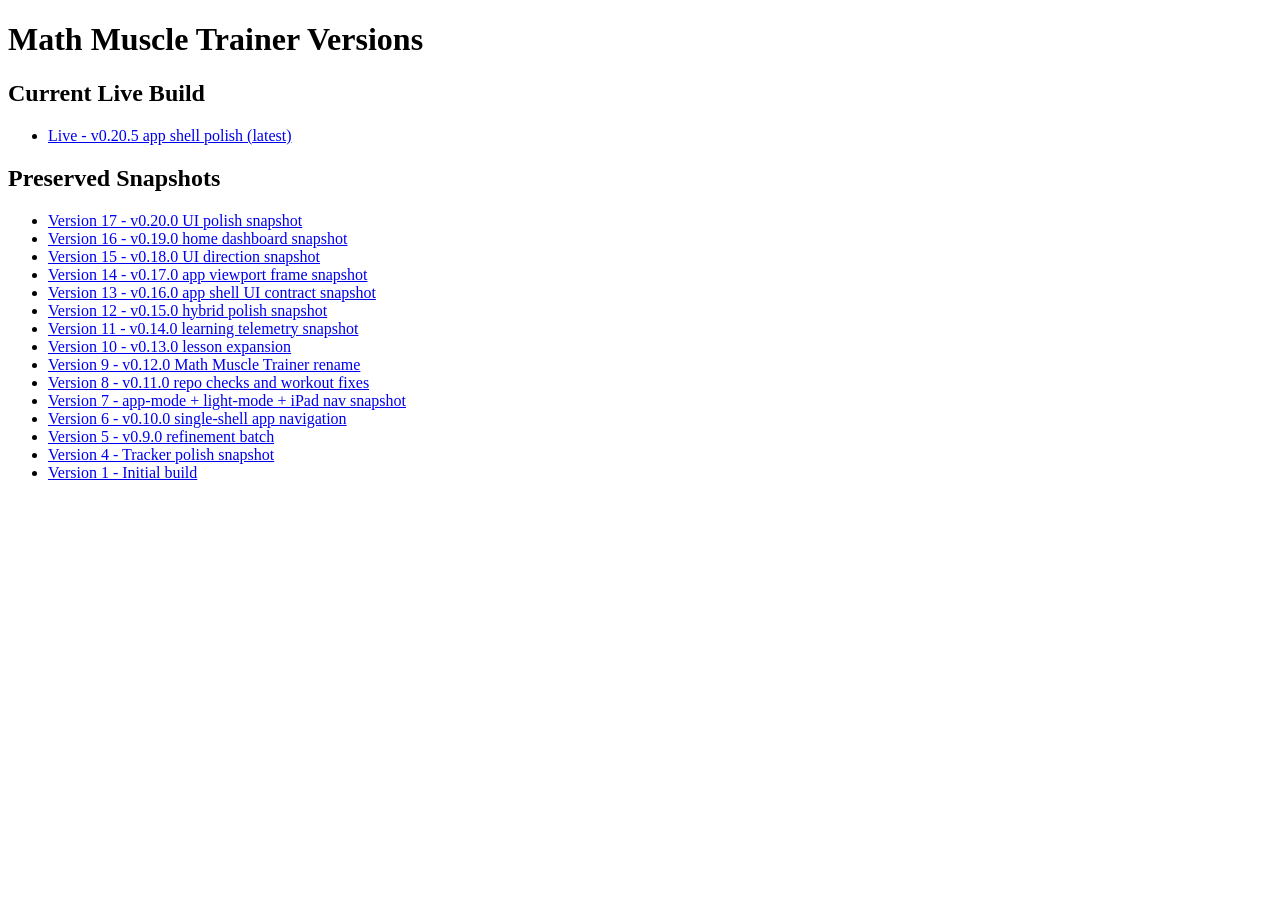
<file: docs/index.html>
<!doctype html>
<html lang="en">
<head>
  <meta charset="utf-8">
  <title>Math Muscle Trainer Versions</title>
</head>
<body>
  <h1>Math Muscle Trainer Versions</h1>
  <h2>Current Live Build</h2>
  <ul>
    <li><a href="./live/">Live - v0.20.5 app shell polish (latest)</a></li>
  </ul>
  <h2>Preserved Snapshots</h2>
  <ul>
    <li><a href="./v17/">Version 17 - v0.20.0 UI polish snapshot</a></li>
    <li><a href="./v16/">Version 16 - v0.19.0 home dashboard snapshot</a></li>
    <li><a href="./v15/">Version 15 - v0.18.0 UI direction snapshot</a></li>
    <li><a href="./v14/">Version 14 - v0.17.0 app viewport frame snapshot</a></li>
    <li><a href="./v13/">Version 13 - v0.16.0 app shell UI contract snapshot</a></li>
    <li><a href="./v12/">Version 12 - v0.15.0 hybrid polish snapshot</a></li>
    <li><a href="./v11/">Version 11 - v0.14.0 learning telemetry snapshot</a></li>
    <li><a href="./v10/">Version 10 - v0.13.0 lesson expansion</a></li>
    <li><a href="./v9/">Version 9 - v0.12.0 Math Muscle Trainer rename</a></li>
    <li><a href="./v8/">Version 8 - v0.11.0 repo checks and workout fixes</a></li>
    <li><a href="./v7/">Version 7 - app-mode + light-mode + iPad nav snapshot</a></li>
    <li><a href="./v6/">Version 6 - v0.10.0 single-shell app navigation</a></li>
    <li><a href="./v5/">Version 5 - v0.9.0 refinement batch</a></li>
    <li><a href="./v4/">Version 4 - Tracker polish snapshot</a></li>
    <li><a href="./v1/">Version 1 - Initial build</a></li>
  </ul>
</body>
</html>
</file>
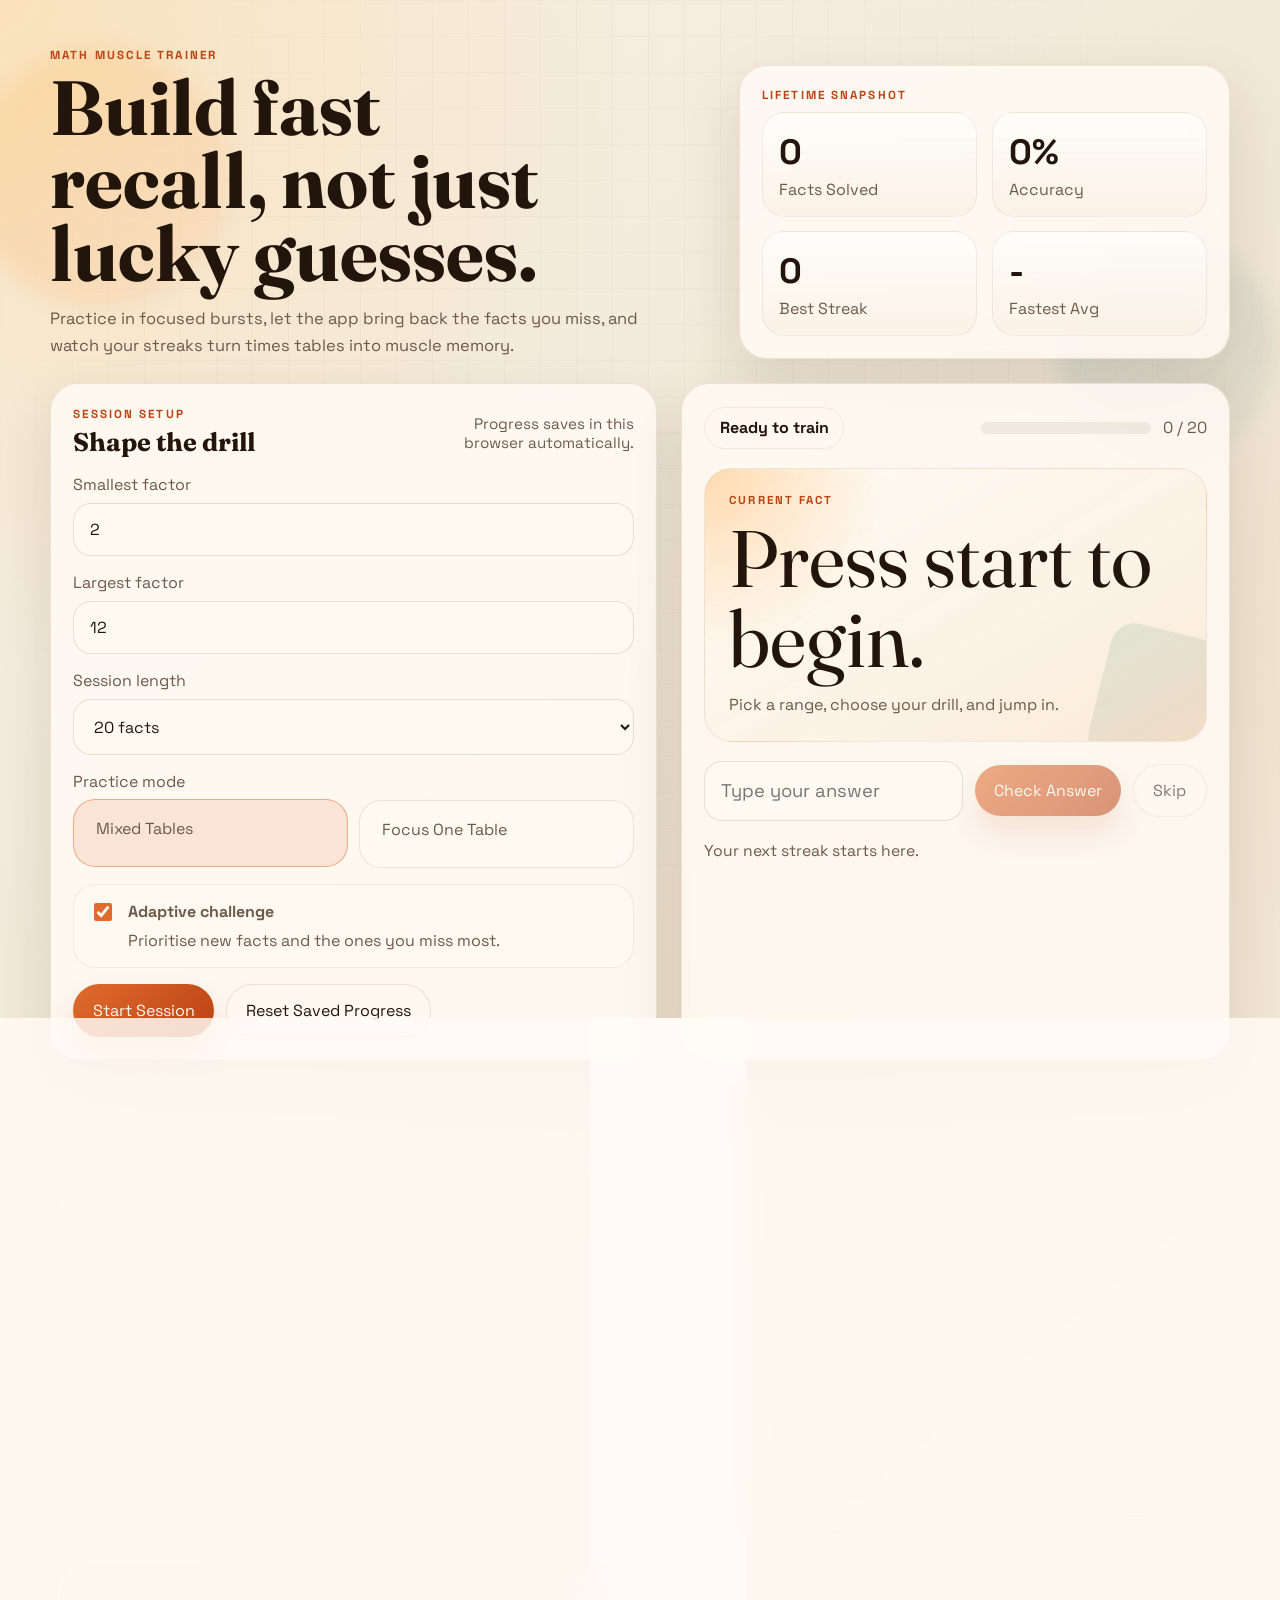
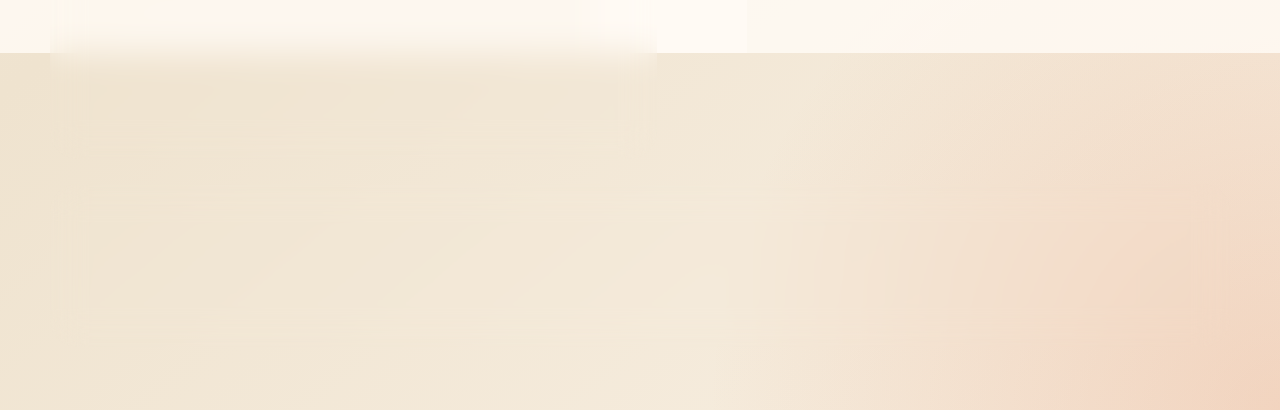
<file: docs/v1/index.html>
<!DOCTYPE html>
<html lang="en">
  <head>
    <meta charset="UTF-8" />
    <meta name="viewport" content="width=device-width, initial-scale=1.0" />
    <title>Math Muscle Trainer</title>
    <meta
      name="description"
      content="A strength-themed arithmetic trainer for addition, subtraction, multiplication, and division workouts with adaptive drills, streak tracking, and saved progress."
    />
    <link rel="preconnect" href="https://fonts.googleapis.com" />
    <link rel="preconnect" href="https://fonts.gstatic.com" crossorigin />
    <link
      href="https://fonts.googleapis.com/css2?family=Fraunces:opsz,wght@9..144,600;9..144,700&family=Space+Grotesk:wght@400;500;700&display=swap"
      rel="stylesheet"
    />
    <link rel="stylesheet" href="styles.css" />
  </head>
  <body>
    <div class="page-shell">
      <div class="ambient ambient-left"></div>
      <div class="ambient ambient-right"></div>

      <header class="hero">
        <div class="hero-copy">
          <p class="eyebrow">Math Muscle Trainer</p>
          <h1>Build fast recall, not just lucky guesses.</h1>
          <p class="intro">
            Practice in focused bursts, let the app bring back the facts you miss,
            and watch your streaks turn times tables into muscle memory.
          </p>
        </div>

        <div class="hero-panel card">
          <p class="panel-label">Lifetime Snapshot</p>
          <div class="hero-metrics">
            <div class="metric">
              <span class="metric-value" id="overallAnswered">0</span>
              <span class="metric-label">Facts Solved</span>
            </div>
            <div class="metric">
              <span class="metric-value" id="overallAccuracy">0%</span>
              <span class="metric-label">Accuracy</span>
            </div>
            <div class="metric">
              <span class="metric-value" id="overallBestStreak">0</span>
              <span class="metric-label">Best Streak</span>
            </div>
            <div class="metric">
              <span class="metric-value" id="overallBestPace">-</span>
              <span class="metric-label">Fastest Avg</span>
            </div>
          </div>
        </div>
      </header>

      <main class="layout">
        <section class="card control-panel reveal">
          <div class="section-heading">
            <div>
              <p class="section-kicker">Session Setup</p>
              <h2>Shape the drill</h2>
            </div>
            <p class="section-note">Progress saves in this browser automatically.</p>
          </div>

          <form id="settingsForm" class="settings-form">
            <label class="field">
              <span>Smallest factor</span>
              <input id="minFactor" type="number" min="1" max="12" value="2" />
            </label>

            <label class="field">
              <span>Largest factor</span>
              <input id="maxFactor" type="number" min="1" max="12" value="12" />
            </label>

            <label class="field">
              <span>Session length</span>
              <select id="sessionLength">
                <option value="10">10 facts</option>
                <option value="20" selected>20 facts</option>
                <option value="40">40 facts</option>
                <option value="0">Endless</option>
              </select>
            </label>

            <div class="field">
              <span>Practice mode</span>
              <div class="choice-row" role="radiogroup" aria-label="Practice mode">
                <label class="choice-pill">
                  <input type="radio" name="practiceMode" value="mixed" checked />
                  <span>Mixed Tables</span>
                </label>
                <label class="choice-pill">
                  <input type="radio" name="practiceMode" value="focus" />
                  <span>Focus One Table</span>
                </label>
              </div>
            </div>

            <label class="field" id="focusField">
              <span>Focus table</span>
              <select id="focusFactor">
                <option value="2">2s</option>
                <option value="3">3s</option>
                <option value="4">4s</option>
                <option value="5">5s</option>
                <option value="6">6s</option>
                <option value="7" selected>7s</option>
                <option value="8">8s</option>
                <option value="9">9s</option>
                <option value="10">10s</option>
                <option value="11">11s</option>
                <option value="12">12s</option>
              </select>
            </label>

            <label class="toggle">
              <input id="adaptiveMode" type="checkbox" checked />
              <span>
                <strong>Adaptive challenge</strong>
                Prioritise new facts and the ones you miss most.
              </span>
            </label>

            <div class="button-row">
              <button class="primary-button" type="submit">Start Session</button>
              <button class="ghost-button" type="button" id="resetProgressButton">
                Reset Saved Progress
              </button>
            </div>
          </form>
        </section>

        <section class="card arena reveal">
          <div class="arena-top">
            <span class="session-badge" id="sessionBadge">Ready to train</span>
            <div class="progress-cluster">
              <div class="progress-track" aria-hidden="true">
                <div class="progress-fill" id="progressFill"></div>
              </div>
              <span class="progress-text" id="progressText">0 / 20</span>
            </div>
          </div>

          <div class="problem-wrap">
            <p class="problem-label">Current fact</p>
            <div class="problem-text" id="problemText">Press start to begin.</div>
            <p class="supporting-copy" id="promptCopy">
              Pick a range, choose your drill, and jump in.
            </p>
          </div>

          <form id="answerForm" class="answer-form" autocomplete="off">
            <label class="answer-field" for="answerInput">
              <span class="sr-only">Your answer</span>
              <input
                id="answerInput"
                type="number"
                inputmode="numeric"
                placeholder="Type your answer"
                disabled
              />
            </label>
            <button class="primary-button" type="submit" id="checkButton" disabled>
              Check Answer
            </button>
            <button class="ghost-button" type="button" id="skipButton" disabled>
              Skip
            </button>
          </form>

          <p class="feedback" id="feedback" aria-live="polite">
            Your next streak starts here.
          </p>
        </section>

        <section class="card stats-card reveal">
          <div class="section-heading compact">
            <div>
              <p class="section-kicker">Live Session</p>
              <h2>Keep the rhythm</h2>
            </div>
          </div>

          <div class="stats-grid">
            <div class="stat-block">
              <span class="stat-value" id="sessionCorrect">0</span>
              <span class="stat-label">Correct</span>
            </div>
            <div class="stat-block">
              <span class="stat-value" id="sessionAccuracy">0%</span>
              <span class="stat-label">Accuracy</span>
            </div>
            <div class="stat-block">
              <span class="stat-value" id="sessionStreak">0</span>
              <span class="stat-label">Current Streak</span>
            </div>
            <div class="stat-block">
              <span class="stat-value" id="sessionBestStreak">0</span>
              <span class="stat-label">Best Session Streak</span>
            </div>
            <div class="stat-block">
              <span class="stat-value" id="sessionAvgTime">-</span>
              <span class="stat-label">Average Speed</span>
            </div>
            <div class="stat-block">
              <span class="stat-value" id="sessionSkipped">0</span>
              <span class="stat-label">Skipped</span>
            </div>
          </div>
        </section>

        <section class="card reveal">
          <div class="section-heading compact">
            <div>
              <p class="section-kicker">Trouble Spots</p>
              <h2>Facts to revisit</h2>
            </div>
          </div>

          <div class="insight-list" id="troubleList"></div>
        </section>

        <section class="card reveal">
          <div class="section-heading compact">
            <div>
              <p class="section-kicker">Coach Notes</p>
              <h2>What to practice next</h2>
            </div>
          </div>

          <div class="coach-card" id="coachTip"></div>
        </section>

        <section class="card full-span reveal">
          <div class="section-heading compact">
            <div>
              <p class="section-kicker">Recent Answers</p>
              <h2>Momentum board</h2>
            </div>
          </div>

          <div class="recent-strip" id="recentResults"></div>
        </section>
      </main>
    </div>

    <script src="app.js"></script>
  </body>
</html>
</file>
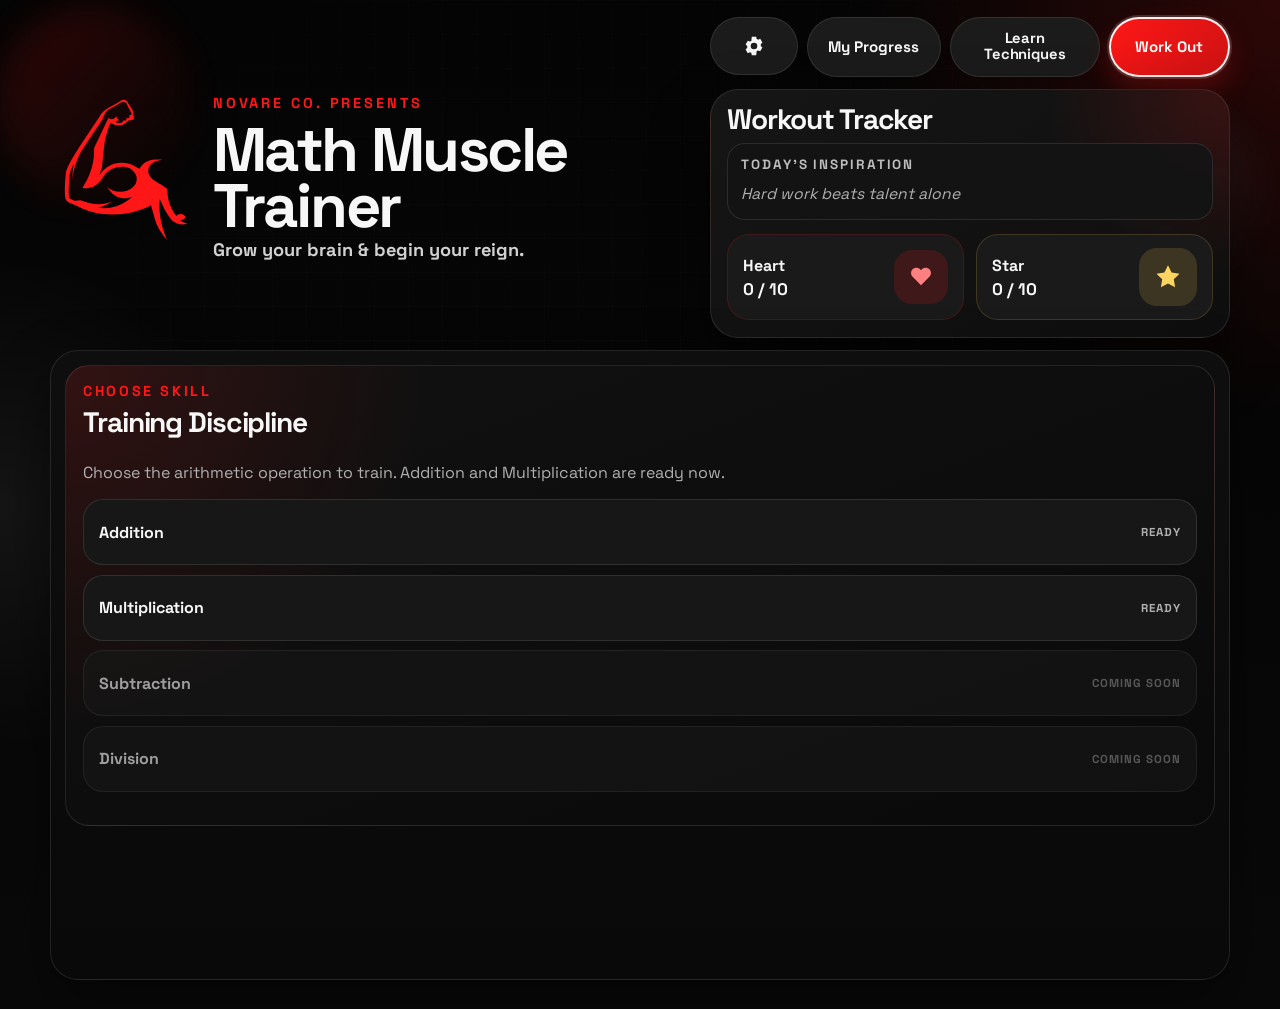
<file: docs/v4/index.html>
<!DOCTYPE html>
<html lang="en">
  <head>
    <meta charset="UTF-8" />
    <meta name="viewport" content="width=device-width, initial-scale=1.0" />
    <title>Math Muscle Trainer</title>
    <meta
      name="description"
      content="A strength-themed arithmetic trainer for addition, subtraction, multiplication, and division workouts with progress tracking and browser-saved streaks."
    />
    <link rel="preconnect" href="https://fonts.googleapis.com" />
    <link rel="preconnect" href="https://fonts.gstatic.com" crossorigin />
    <link
      href="https://fonts.googleapis.com/css2?family=Fraunces:opsz,wght@9..144,600;9..144,700&family=Space+Grotesk:wght@400;500;700&display=swap"
      rel="stylesheet"
    />
    <link rel="stylesheet" href="styles.css" />
  </head>
  <body>
    <div class="page-shell">
      <div class="ambient ambient-left"></div>
      <div class="ambient ambient-right"></div>

      <header class="page-header">
        <div class="hero-copy">
          <div class="hero-title-row">
            <span class="hero-mark" aria-hidden="true">
              <svg viewBox="0 0 660 660" role="presentation">
                <path
                  d="m 352.717,337.866 c 4.137,-3.621 8.274,-7.24 12.409,-10.86 10.312,-9.024 16.225,-22.057 16.225,-35.758 0,-13.7 -5.913,-26.732 -16.225,-35.758 -32.933,-28.822 -82.11,-28.822 -115.044,0 3.258,-4.739 6.516,-9.474 9.772,-14.215 23.14,-33.654 67.316,-45.489 104.182,-27.913 L 342.028,196.859 C 303.01,167.598 254.902,156.527 208.999,163.64 c 18.581,3.601 36.451,10.571 52.691,20.667 l 8.216,5.108 c -38.617,-14.338 -81.095,-14.338 -119.708,0 l -20.047,7.444 c -7.617,-1.021 -15.234,-2.045 -22.851,-3.066 -1.612,0.612 -3.216,1.225 -4.8,1.846 -4.085,1.608 -18.709,7.513 -20.891,11.345 -4.06,9.952 -2.269,52.304 -1.65,64.111 0.744,14.164 1.842,28.381 3.42,42.477 1.146,10.213 8.864,27.202 18.863,45.675 -3.092,-12.561 -5.116,-25.316 -6.034,-38.173 l -2.423,-33.937 3.221,20.625 c 5.869,31.433 15.824,62.246 29.684,91.905 l 2.378,5.088 c 8.898,14.221 16.969,26.532 21.855,34.02 16.276,24.946 32.965,49.607 49.389,74.456 9.074,13.729 18.146,27.459 27.217,41.189 0.172,0.258 0.342,0.515 0.514,0.774 0.141,0.274 0.284,0.547 0.426,0.821 8.241,15.894 14.096,36.851 29.989,45.093 19.032,9.871 39.392,22.154 57.453,33.702 1.507,0.961 17.804,-3.353 18.628,-4.94 3.362,-6.482 6.674,-16.711 10.614,-22.856 2.522,-3.931 6.221,-10.788 10.833,-19.348 4.608,-8.56 2.181,-16.468 -10.299,-11.945 10.271,-10.77 -4.782,-18.852 -13.725,-11.109 9.593,-9.934 -1.687,-19.059 -9.738,-11.23 1.289,-11.754 -18.657,-17.242 -31.168,-12.213 -3.046,1.225 -2.074,10.503 13.218,11.373 -7.456,2.581 -12.936,8.932 -13.059,18.131 -11.327,-16.491 -23.337,-17.942 -35.848,-8.374 -21.254,-44.32 -42.51,-88.64 -63.765,-132.96 2.146,-57.786 -13.152,-114.883 -43.903,-163.856 -2.732,-4.349 -5.465,-8.701 -8.198,-13.05 24.51,-6.434 50.594,0.557 68.606,18.38 4.758,4.709 9.515,9.418 14.273,14.128 2.677,4.389 5.353,8.778 8.027,13.165 25.585,41.957 77.883,58.296 122.31,39.76 m 144.787,38.45 c -10.956,0.297 -21.914,0.593 -32.871,0.888 -29.528,0.798 -56.999,-15.062 -71.071,-41.033 -7.698,4.201 -15.397,8.403 -23.094,12.605 -54.485,29.741 -122.717,11.456 -155.031,-41.541 3.704,12.368 7.408,24.734 11.112,37.098 2.962,29.021 5.922,58.042 8.882,87.063 3.822,37.436 13.623,74.017 29.034,108.347 5.131,-2.061 10.256,-4.123 15.387,-6.184 22.44,-9.019 48.145,-2.133 63.068,16.899 8.886,1.771 28.062,1.409 26.215,14.416 -1.851,13.008 -4.969,9.96 -3.111,19.323 1.858,9.361 -16.583,31.981 -24.872,47.971 -2.665,5.132 -7.359,8.909 -12.945,10.405 -5.581,1.495 -11.538,0.574 -16.409,-2.539 -17.621,-11.264 -35.739,-21.726 -54.304,-31.353 -19.107,-9.909 -34.683,-25.485 -44.593,-44.592 -9.074,-13.731 -18.146,-27.46 -27.22,-41.191 C 141.633,456.246 70.245,353.821 65.953,315.525 61.662,277.228 58.829,215.604 65.54,199.974 c 6.71,-15.628 39.298,-22.21 55.731,-31.095 94.239,-50.944 229.129,-45.173 323.369,5.771 5.331,-19.543 10.66,-39.086 15.992,-58.632 9.885,-36.249 28.982,-69.326 55.432,-96.014 -33.992,76.706 -36.588,141.542 -32.334,182.187 2.96,-6.809 5.921,-13.622 8.883,-20.432 10.272,-23.628 23.196,-46.011 38.521,-66.72 17.598,-23.779 49.278,-32.268 76.41,-20.473 -14.301,0.915 -25.087,5.464 -34.017,14.265 0.954,-0.092 1.931,-0.143 2.923,-0.143 11.103,0 20.102,6.066 20.102,13.548 0,7.481 -8.999,13.546 -20.102,13.546 -8.674,0 -16.063,-3.701 -18.881,-8.894 -26.052,32.879 -40.754,71.24 -40.081,118.835 -28.427,27.242 -84.839,38.939 -85.285,81.728 2.541,30.157 26.631,44.769 65.301,48.865"
                />
              </svg>
            </span>
            <div class="hero-text-block">
              <p class="eyebrow">Novare Co. presents</p>
              <h1>
                <span>Math Muscle</span>
                <span>Trainer</span>
              </h1>
              <p class="hero-tagline">Grow your brain &amp; begin your reign.</p>
            </div>
          </div>
        </div>

        <div class="hero-side">
          <nav class="shell-nav" aria-label="Primary">
            <button
              class="utility-button"
              type="button"
              id="optionsButton"
              aria-label="Open options"
            >
              <svg viewBox="0 0 24 24" aria-hidden="true" role="presentation">
                <path
                  d="M9.6 2h4.8l.54 2.44c.53.18 1.03.39 1.5.65l2.33-.94 2.4 4.16-1.8 1.73c.05.32.08.64.08.96s-.03.64-.08.96l1.8 1.73-2.4 4.16-2.33-.94c-.47.26-.97.47-1.5.65L14.4 22H9.6l-.54-2.44a8.494 8.494 0 0 1-1.5-.65l-2.33.94-2.4-4.16 1.8-1.73A6.89 6.89 0 0 1 4.56 13c0-.32.03-.64.08-.96l-1.8-1.73 2.4-4.16 2.33.94c.47-.26.97-.47 1.5-.65ZM12 8.4A3.6 3.6 0 1 0 12 15.6 3.6 3.6 0 0 0 12 8.4Z"
                />
              </svg>
            </button>
            <button class="nav-button" type="button" data-view-target="progress">
              My Progress
            </button>
            <button class="nav-button" type="button" data-view-target="techniques">
              <span class="nav-button-stack">
                <span>Learn</span>
                <span>Techniques</span>
              </span>
            </button>
            <button
              class="nav-button nav-button-primary is-active"
              type="button"
              data-view-target="setup"
            >
              Work Out
            </button>
          </nav>

          <section class="daily-widget card" aria-label="Today's workout tracker">
            <div class="daily-widget-top">
              <div>
                <h2>Workout Tracker</h2>
              </div>
            </div>

            <div class="daily-inspiration">
              <span class="preview-label daily-inspiration-label">Today's Inspiration</span>
              <p class="daily-inspiration-copy">
                <em id="heroMessage">Strength is built one steady rep at a time.</em>
              </p>
            </div>

            <div class="reward-strip">
              <article class="reward-mini reward-mini-attempt" id="attemptBadge">
                <div class="reward-glyph-shell" aria-hidden="true">
                  <svg class="reward-glyph" viewBox="0 0 72 72" role="presentation">
                    <path
                      d="M36 57.024 14.448 35.472c-5.304-5.304-5.304-13.896 0-19.2 5.304-5.304 13.896-5.304 19.2 0L36 18.624l2.352-2.352c5.304-5.304 13.896-5.304 19.2 0 5.304 5.304 5.304 13.896 0 19.2Z"
                    />
                  </svg>
                </div>

                <div class="reward-mini-copy">
                  <strong>Heart</strong>
                  <span id="attemptProgressLabel">0 / 10</span>
                </div>
              </article>

              <article class="reward-mini reward-mini-accuracy" id="accuracyBadge">
                <div class="reward-glyph-shell" aria-hidden="true">
                  <svg class="reward-glyph" viewBox="0 0 72 72" role="presentation">
                    <path
                      d="M36 8 44.552 25.33 63.678 28.108 49.839 41.6 53.106 60.648 36 51.652 18.894 60.648 22.161 41.6 8.322 28.108 27.448 25.33Z"
                    />
                  </svg>
                </div>

                <div class="reward-mini-copy">
                  <strong>Star</strong>
                  <span id="accuracyProgressLabel">0 / 10</span>
                </div>
              </article>
            </div>
          </section>
        </div>
      </header>

      <div class="app-shell card">
        <main class="screen-stage">
          <section class="screen is-active" data-view="setup" id="setupScreen">
            <div class="screen-grid setup-grid">
              <section class="panel operation-panel" id="setupOperationPanel">
                <div class="section-heading compact">
                  <div>
                    <p class="section-kicker">Choose Skill</p>
                    <h2>Training Discipline</h2>
                  </div>
                </div>

                <p class="operation-panel-copy">
                  Choose the arithmetic operation to train. Addition and Multiplication are ready now.
                </p>

                <div
                  class="operation-choice-grid"
                  id="operationChoiceGrid"
                  role="radiogroup"
                  aria-label="Arithmetic operation"
                >
                  <label class="operation-choice">
                    <input type="radio" name="operation" value="addition" />
                    <span class="operation-choice-copy">
                      <strong>Addition</strong>
                      <small>Ready</small>
                    </span>
                  </label>

                  <label class="operation-choice">
                    <input type="radio" name="operation" value="multiplication" />
                    <span class="operation-choice-copy">
                      <strong>Multiplication</strong>
                      <small>Ready</small>
                    </span>
                  </label>

                  <label class="operation-choice is-disabled">
                    <input type="radio" name="operation" value="subtraction" disabled />
                    <span class="operation-choice-copy">
                      <strong>Subtraction</strong>
                      <small>Coming Soon</small>
                    </span>
                  </label>

                  <label class="operation-choice is-disabled">
                    <input type="radio" name="operation" value="division" disabled />
                    <span class="operation-choice-copy">
                      <strong>Division</strong>
                      <small>Coming Soon</small>
                    </span>
                  </label>
                </div>

                <div class="setup-step-shell" id="setupStepShell">
                  <div class="field option-field is-hidden setup-step-field" id="additionDifficultyField">
                    <span>Addition Difficulty</span>
                    <div
                      class="choice-row choice-row-compact"
                      role="radiogroup"
                      aria-label="Addition difficulty"
                    >
                      <label class="choice-pill compact">
                        <input type="radio" name="additionDifficulty" value="easy" />
                        <span>Easy</span>
                      </label>
                      <label class="choice-pill compact">
                        <input type="radio" name="additionDifficulty" value="medium" />
                        <span>Medium</span>
                      </label>
                      <label class="choice-pill compact">
                        <input type="radio" name="additionDifficulty" value="hard" />
                        <span>Hard</span>
                      </label>
                    </div>
                  </div>

                  <div class="field option-field is-hidden setup-step-field" id="sessionTypeField">
                    <span>Workout Type</span>
                    <div
                      class="choice-row centered-choice workout-type-grid"
                      role="radiogroup"
                      aria-label="Workout type"
                    >
                      <label class="choice-pill session-choice">
                        <input type="radio" name="sessionType" value="timed" />
                        <span class="choice-pill-copy">
                          <strong>High Intensity Training</strong>
                          <small>(Timed)</small>
                        </span>
                      </label>

                      <label class="choice-pill session-choice">
                        <input type="radio" name="sessionType" value="question-goal" />
                        <span class="choice-pill-copy">
                          <strong>Target Reps</strong>
                          <small>(Attempt Goal)</small>
                        </span>
                      </label>

                      <label class="choice-pill session-choice">
                        <input type="radio" name="sessionType" value="endless" />
                        <span class="choice-pill-copy">
                          <strong>Free Training</strong>
                          <small>(Endless)</small>
                        </span>
                      </label>

                      <label class="choice-pill session-choice" id="isolationSessionChoice">
                        <input type="radio" name="sessionType" value="isolation" />
                        <span class="choice-pill-copy">
                          <strong>Isolation Training</strong>
                          <small>(Single Table Drill)</small>
                        </span>
                      </label>
                    </div>
                  </div>
                </div>
              </section>

              <section class="panel setup-settings-panel is-collapsed" id="setupSettingsPanel">
                <div class="section-heading compact setup-settings-head">
                  <div>
                    <p class="section-kicker">Setup</p>
                    <h2>Workout Settings</h2>
                  </div>
                  <div class="setup-backtrack-row">
                    <button
                      class="ghost-button subtle-button is-hidden"
                      type="button"
                      id="changeWorkoutTypeButton"
                    >
                      Change Workout Type
                    </button>
                    <button
                      class="ghost-button subtle-button is-hidden"
                      type="button"
                      id="changeOperationButton"
                    >
                      Change Operation
                    </button>
                  </div>
                </div>

                <form id="settingsForm" class="settings-form setup-settings-form">
                  <div class="field option-field">
                    <span>Workout Options</span>
                    <div class="setup-option-list">
                      <label class="toggle compact-toggle bare-toggle">
                        <span class="toggle-row">
                          <input id="adaptiveMode" type="checkbox" checked />
                          <span class="toggle-label">Targeted</span>
                          <span
                            class="tooltip-dot"
                            tabindex="0"
                            data-tooltip="Brings back the facts that still need reps."
                            aria-label="Targeted help"
                          >
                            ?
                          </span>
                        </span>
                      </label>

                      <label class="toggle compact-toggle bare-toggle" id="negativesToggleRow">
                        <span class="toggle-row">
                          <input id="negativesMode" type="checkbox" />
                          <span class="toggle-label">Negatives</span>
                          <span
                            class="tooltip-dot"
                            tabindex="0"
                            data-tooltip="Mix in positive and negative integers."
                            aria-label="Negatives help"
                          >
                            ?
                          </span>
                        </span>
                      </label>
                    </div>
                  </div>

                  <section class="field option-field extra-options-field">
                    <div class="field is-hidden" id="isolationField">
                      <span>Isolation Target</span>
                      <label class="field centered-field">
                        <span>Times table</span>
                        <select id="focusFactor">
                          <option value="1">x 1</option>
                          <option value="2">x 2</option>
                          <option value="3">x 3</option>
                          <option value="4">x 4</option>
                          <option value="5">x 5</option>
                          <option value="6">x 6</option>
                          <option value="7" selected>x 7</option>
                          <option value="8">x 8</option>
                          <option value="9">x 9</option>
                          <option value="10">x 10</option>
                          <option value="11">x 11</option>
                          <option value="12">x 12</option>
                        </select>
                      </label>

                      <div class="field-grid compact-field-grid isolation-range-grid">
                        <label class="field centered-field">
                          <span>Minimum</span>
                          <select id="minFactor">
                            <option value="1">1</option>
                            <option value="2" selected>2</option>
                            <option value="3">3</option>
                            <option value="4">4</option>
                            <option value="5">5</option>
                            <option value="6">6</option>
                            <option value="7">7</option>
                            <option value="8">8</option>
                            <option value="9">9</option>
                            <option value="10">10</option>
                            <option value="11">11</option>
                            <option value="12">12</option>
                          </select>
                        </label>

                        <label class="field centered-field">
                          <span>Maximum</span>
                          <select id="maxFactor">
                            <option value="1">1</option>
                            <option value="2">2</option>
                            <option value="3">3</option>
                            <option value="4">4</option>
                            <option value="5">5</option>
                            <option value="6">6</option>
                            <option value="7">7</option>
                            <option value="8">8</option>
                            <option value="9">9</option>
                            <option value="10">10</option>
                            <option value="11">11</option>
                            <option value="12" selected>12</option>
                          </select>
                        </label>
                      </div>
                    </div>

                    <div class="field is-hidden" id="freeTrainingField">
                      <span>Free Training Style</span>
                      <div
                        class="choice-row centered-choice"
                        role="radiogroup"
                        aria-label="Free training style"
                      >
                        <label class="choice-pill session-choice">
                          <input type="radio" name="freeTrainingMode" value="zen" checked />
                          <span class="choice-pill-copy">
                            <strong>Zen Mode</strong>
                            <small>(No Rules)</small>
                          </span>
                        </label>

                        <label class="choice-pill session-choice">
                          <input type="radio" name="freeTrainingMode" value="spar" />
                          <span class="choice-pill-copy">
                            <strong>Spar Mode</strong>
                            <small>(3 Mistake Knockout)</small>
                          </span>
                        </label>
                      </div>
                    </div>

                    <div class="field is-hidden" id="sparTimingField">
                      <span>Spar Round</span>
                      <div
                        class="choice-row choice-row-compact"
                        role="radiogroup"
                        aria-label="Spar round style"
                      >
                        <label class="choice-pill compact">
                          <input type="radio" name="sparTiming" value="untimed" checked />
                          <span>Untimed</span>
                        </label>

                        <label class="choice-pill compact">
                          <input type="radio" name="sparTiming" value="timed" />
                          <span>Timed</span>
                        </label>
                      </div>
                    </div>

                    <div class="field is-hidden" id="timeField">
                      <span>Workout Duration</span>
                      <div
                        class="choice-row choice-row-compact"
                        role="radiogroup"
                        aria-label="Workout duration"
                      >
                        <label class="choice-pill compact">
                          <input type="radio" name="timePreset" value="1" />
                          <span>1 min</span>
                        </label>

                        <label class="choice-pill compact">
                          <input type="radio" name="timePreset" value="3" checked />
                          <span>3 min</span>
                        </label>

                        <label class="choice-pill compact">
                          <input type="radio" name="timePreset" value="5" />
                          <span>5 min</span>
                        </label>

                        <label class="choice-pill compact">
                          <input type="radio" name="timePreset" value="custom" />
                          <span>Custom</span>
                        </label>
                      </div>

                      <label class="field centered-field nested-field is-hidden" id="timeCustomField">
                        <span>Custom minutes (1-60)</span>
                        <input id="timeCustom" type="number" min="1" max="60" value="8" />
                      </label>
                    </div>

                    <div class="field is-hidden" id="questionTargetField">
                      <span>Attempt Goal</span>
                      <div
                        class="choice-row choice-row-compact"
                        role="radiogroup"
                        aria-label="Attempt goal"
                      >
                        <label class="choice-pill compact">
                          <input type="radio" name="questionPreset" value="10" />
                          <span>10</span>
                        </label>

                        <label class="choice-pill compact">
                          <input type="radio" name="questionPreset" value="20" checked />
                          <span>20</span>
                        </label>

                        <label class="choice-pill compact">
                          <input type="radio" name="questionPreset" value="30" />
                          <span>30</span>
                        </label>

                        <label class="choice-pill compact">
                          <input type="radio" name="questionPreset" value="custom" />
                          <span>Custom</span>
                        </label>
                      </div>

                      <label
                        class="field centered-field nested-field is-hidden"
                        id="questionCustomField"
                      >
                        <span>Custom attempt goal (5-200)</span>
                        <input id="questionCustom" type="number" min="5" max="200" value="40" />
                      </label>
                    </div>
                  </section>

                  <div class="button-row setup-actions">
                    <button class="primary-button" type="submit" form="settingsForm" id="setupStartButton">
                      Start
                    </button>
                  </div>
                </form>
              </section>
            </div>
          </section>
          <section class="screen" data-view="techniques" id="techniquesScreen">
            <section class="panel techniques-screen-panel">
              <div id="techniqueScreenShell"></div>
            </section>
          </section>

          <section class="screen" data-view="countdown" id="countdownScreen">
            <section class="panel countdown-panel">
              <p class="section-kicker">Get Ready</p>
              <p class="countdown-copy" id="countdownCopy">Type the answer to the times tables.</p>
              <p class="countdown-subcopy">Starting in...</p>
              <div class="countdown-number" id="countdownNumber" aria-live="assertive">3</div>
            </section>
          </section>

          <section class="screen" data-view="practice" id="practiceScreen">
            <section class="panel practice-panel">
              <div class="practice-topbar">
                <span class="session-badge" id="sessionBadge">Ready to train</span>
                <button class="ghost-button subtle-button" type="button" id="finishSessionButton">
                  End Workout
                </button>
              </div>

              <div class="hud-row">
                <div class="hud-card">
                  <span class="hud-label">Question Timer</span>
                  <span class="hud-value" id="questionTimer">0.0s</span>
                </div>

                <div class="hud-card">
                  <span class="hud-label">Workout Timer</span>
                  <span class="hud-value" id="sessionTimer">0:00</span>
                </div>

                <div class="hud-card">
                  <span class="hud-label">Questions Attempted</span>
                  <span class="hud-value" id="practiceAttemptedCount">0</span>
                </div>
              </div>

              <div class="practice-progress-row">
                <div class="progress-track" id="progressTrack" aria-hidden="true">
                  <div class="progress-fill" id="progressFill"></div>
                </div>
                <div class="spar-strike-hud is-hidden" id="sparStrikeHud" aria-label="Spar strikes">
                  <span class="spar-strike-box" data-spar-strike-box="1" aria-hidden="true">X</span>
                  <span class="spar-strike-box" data-spar-strike-box="2" aria-hidden="true">X</span>
                  <span class="spar-strike-box" data-spar-strike-box="3" aria-hidden="true">X</span>
                </div>
                <span class="progress-text" id="progressText">0 attempted</span>
              </div>
              <div class="combo-indicator" id="comboIndicator" aria-live="polite" aria-hidden="true">
                COMBO x0
              </div>

              <div class="problem-wrap minimalist">
                <div class="problem-text" id="problemText" aria-live="polite">Ready when you are.</div>
              </div>

              <form id="answerForm" class="answer-form" autocomplete="off">
                <button class="ghost-button" type="button" id="skipButton" disabled>
                  Skip
                </button>

                <label class="answer-field" for="answerInput">
                  <span class="sr-only">Your answer</span>
                  <input
                    id="answerInput"
                    type="text"
                    inputmode="numeric"
                    pattern="[0-9-]*"
                    placeholder="Type your answer"
                    disabled
                  />
                </label>

                <button class="primary-button" type="submit" id="checkButton" disabled>
                  Check
                </button>
              </form>

              <div class="practice-keypad is-hidden" id="practiceKeypad" aria-label="Number pad">
                <button class="ghost-button" type="button" data-keypad-key="7">7</button>
                <button class="ghost-button" type="button" data-keypad-key="8">8</button>
                <button class="ghost-button" type="button" data-keypad-key="9">9</button>
                <button class="ghost-button" type="button" data-keypad-key="4">4</button>
                <button class="ghost-button" type="button" data-keypad-key="5">5</button>
                <button class="ghost-button" type="button" data-keypad-key="6">6</button>
                <button class="ghost-button" type="button" data-keypad-key="1">1</button>
                <button class="ghost-button" type="button" data-keypad-key="2">2</button>
                <button class="ghost-button" type="button" data-keypad-key="3">3</button>
                <button class="ghost-button" type="button" data-keypad-key="-">-</button>
                <button class="ghost-button" type="button" data-keypad-key="0">0</button>
                <button class="ghost-button" type="button" data-keypad-key="backspace">&#9003;</button>
                <button class="primary-button keypad-enter" type="button" data-keypad-key="enter">
                  Enter
                </button>
              </div>

              <p class="feedback" id="feedback" aria-live="polite"></p>
            </section>
          </section>

          <section class="screen" data-view="results" id="resultsScreen">
            <section class="panel carousel-panel results-screen-panel">
              <div class="carousel-shell-head">
                <p class="section-kicker">Results</p>
              </div>

              <div class="carousel-actions carousel-actions-floating" aria-label="Results navigation">
                <button
                  class="carousel-button"
                  type="button"
                  id="resultsPrevButton"
                  aria-label="Previous results panel"
                >
                  &#8249;
                </button>
                <button
                  class="carousel-button"
                  type="button"
                  id="resultsNextButton"
                  aria-label="Next results panel"
                >
                  &#8250;
                </button>
              </div>

              <div class="results-carousel">
                <section class="results-slide is-active" data-results-slide="summary">
                  <div class="slide-heading">
                    <p class="slide-subtitle">Workout Summary</p>
                    <h2 id="resultsTitle">Great job on showing up today.</h2>
                  </div>

                  <div class="stats-grid results-stats">
                    <div class="stat-block">
                      <span class="stat-value" id="resultQuestions">0</span>
                      <span class="stat-label">Attempted</span>
                    </div>

                    <div class="stat-block">
                      <span class="stat-value" id="resultCorrect">0</span>
                      <span class="stat-label">Correct</span>
                    </div>

                    <div class="stat-block">
                      <span class="stat-value" id="resultAccuracy">0%</span>
                      <span class="stat-label">Accuracy</span>
                    </div>

                    <div class="stat-block">
                      <span class="stat-value" id="resultPace">-</span>
                      <span class="stat-label">Average Pace</span>
                    </div>

                    <div class="stat-block">
                      <span class="stat-value" id="resultBestStreak">0</span>
                      <span class="stat-label">Best Streak</span>
                    </div>

                    <div class="stat-block">
                      <span class="stat-value" id="resultSkipped">0</span>
                      <span class="stat-label">Skipped</span>
                    </div>
                  </div>

                  <div class="button-row results-actions">
                    <button class="primary-button" type="button" id="repeatSessionButton">
                      Repeat Workout
                    </button>
                    <button class="ghost-button" type="button" data-view-target="setup">
                      Adjust Workout
                    </button>
                  </div>
                </section>

                <section class="results-slide" data-results-slide="tracker">
                  <div class="tracker-layout">
                    <div class="tracker-left-column">
                      <div class="tracker-slide-head tracker-title-block">
                        <p class="section-kicker">Workout Tracker</p>
                        <h2>This month</h2>
                      </div>

                      <aside class="tracker-side-panel">
                        <div class="tracker-stat-grid">
                          <div class="stat-block compact-stat">
                            <span class="stat-value" id="resultsCurrentPracticeStreak">0</span>
                            <span class="stat-label">Current Streak</span>
                          </div>

                          <div class="stat-block compact-stat">
                            <span class="stat-value" id="resultsBestPracticeDayStreak">0</span>
                            <span class="stat-label">Best Streak</span>
                          </div>
                        </div>

                        <div class="tracker-mini-grid">
                          <div class="tracker-mini-card">
                            <span class="tracker-mini-value" id="resultsMonthSessions">0</span>
                            <span class="tracker-mini-label">Workouts</span>
                          </div>
                          <div class="tracker-mini-card">
                            <span class="tracker-mini-value" id="resultsMonthHearts">0</span>
                            <span class="tracker-mini-label">Hearts</span>
                          </div>
                          <div class="tracker-mini-card">
                            <span class="tracker-mini-value" id="resultsMonthStars">0</span>
                            <span class="tracker-mini-label">Stars</span>
                          </div>
                        </div>
                      </aside>
                    </div>

                    <div class="tracker-calendar-wrap">
                      <div class="tracker-calendar-head">
                        <span class="preview-label">Month</span>
                        <div class="calendar-nav">
                          <button
                            class="calendar-nav-button"
                            type="button"
                            id="resultsMonthPrevButton"
                            aria-label="Previous workout month"
                          >
                            &#8249;
                          </button>
                          <span class="section-note month-label" id="resultsMonthLabel">April 2026</span>
                          <button
                            class="calendar-nav-button"
                            type="button"
                            id="resultsMonthNextButton"
                            aria-label="Next workout month"
                          >
                            &#8250;
                          </button>
                        </div>
                      </div>
                      <div class="calendar-weekdays compact" aria-hidden="true">
                        <span>Sun</span>
                        <span>Mon</span>
                        <span>Tue</span>
                        <span>Wed</span>
                        <span>Thu</span>
                        <span>Fri</span>
                        <span>Sat</span>
                      </div>
                      <div class="calendar-grid compact" id="resultsCalendarGrid"></div>
                    </div>
                  </div>
                </section>

                <section class="results-slide" data-results-slide="focus">
                  <div class="slide-heading">
                    <p class="section-kicker">Next Focus</p>
                    <h2>Where to build next</h2>
                  </div>

                  <div class="focus-columns">
                    <section class="focus-panel focus-column">
                      <h3 class="focus-panel-title">Positive Progress</h3>
                      <div class="focus-card-grid single-column-grid" id="resultsWinsList"></div>
                    </section>

                    <section class="focus-panel focus-column">
                      <h3 class="focus-panel-title">Priority Targets</h3>
                      <div class="focus-card-grid single-column-grid" id="resultsPriorityList"></div>
                    </section>

                    <section class="focus-panel focus-column">
                      <h3 class="focus-panel-title">Growth Opportunities</h3>
                      <div class="focus-card-grid single-column-grid" id="resultsGrowthList"></div>
                    </section>
                  </div>
                </section>
              </div>
            </section>
          </section>

          <section class="screen" data-view="progress" id="progressScreen">
            <section class="panel carousel-panel progress-screen-panel">
              <div class="carousel-shell-head">
                <p class="section-kicker">My Progress</p>
              </div>

              <div class="carousel-actions carousel-actions-floating" aria-label="Progress navigation">
                <button
                  class="carousel-button"
                  type="button"
                  id="progressPrevButton"
                  aria-label="Previous progress panel"
                >
                  &#8249;
                </button>
                <button
                  class="carousel-button"
                  type="button"
                  id="progressNextButton"
                  aria-label="Next progress panel"
                >
                  &#8250;
                </button>
              </div>

              <div class="progress-carousel">
                <section class="progress-slide is-active" data-progress-slide="overview">
                  <div class="slide-heading slide-heading-with-filter">
                    <div>
                      <p class="section-kicker">Workout Log</p>
                      <h2>Your progress so far</h2>
                    </div>
                    <label class="records-filter progress-filter">
                      <span class="sr-only">Workout log operation</span>
                      <select id="overviewOperationFilter">
                        <option value="all">All Operations</option>
                        <option value="multiplication">Multiplication</option>
                        <option value="addition">Addition</option>
                      </select>
                    </label>
                  </div>

                  <div class="stats-grid">
                    <div class="stat-block">
                      <span class="stat-value" id="overallAnswered">0</span>
                      <span class="stat-label">Facts Attempted</span>
                    </div>

                    <div class="stat-block">
                      <span class="stat-value" id="overallAccuracy">0%</span>
                      <span class="stat-label">Accuracy</span>
                    </div>

                    <div class="stat-block">
                      <span class="stat-value" id="overallBestStreak">0</span>
                      <span class="stat-label">Best Fact Streak</span>
                    </div>

                    <div class="stat-block">
                      <span class="stat-value" id="overallBestPace">-</span>
                      <span class="stat-label">Fastest Avg</span>
                    </div>

                    <div class="stat-block">
                      <span class="stat-value" id="overallWorkoutCount">0</span>
                      <span class="stat-label">Workouts Completed</span>
                    </div>

                    <div class="stat-block">
                      <span class="stat-value" id="overallBestDayAttempts">0</span>
                      <span class="stat-label">Most Attempts in a Day</span>
                    </div>
                  </div>
                </section>

                <section class="progress-slide" data-progress-slide="tracker">
                  <div class="tracker-layout">
                    <div class="tracker-left-column">
                      <div class="tracker-slide-head tracker-title-block">
                        <p class="section-kicker">Workout Tracker</p>
                        <h2 class="stacked-heading">
                          <span>Every.</span>
                          <span>Moment.</span>
                          <span>Counts.</span>
                        </h2>
                      </div>

                      <aside class="tracker-side-panel">
                        <div class="tracker-stat-grid">
                          <div class="stat-block compact-stat">
                            <span class="stat-value" id="currentPracticeStreak">0</span>
                            <span class="stat-label">Current Streak</span>
                          </div>

                          <div class="stat-block compact-stat">
                            <span class="stat-value" id="bestPracticeDayStreak">0</span>
                            <span class="stat-label">Best Streak</span>
                          </div>
                        </div>

                        <div class="tracker-mini-grid">
                          <div class="tracker-mini-card">
                            <span class="tracker-mini-value" id="progressMonthSessions">0</span>
                            <span class="tracker-mini-label">Workouts</span>
                          </div>
                          <div class="tracker-mini-card">
                            <span class="tracker-mini-value" id="progressMonthHearts">0</span>
                            <span class="tracker-mini-label">Hearts</span>
                          </div>
                          <div class="tracker-mini-card">
                            <span class="tracker-mini-value" id="progressMonthStars">0</span>
                            <span class="tracker-mini-label">Stars</span>
                          </div>
                        </div>
                      </aside>
                    </div>

                    <div class="tracker-calendar-wrap">
                      <div class="tracker-calendar-head">
                        <span class="preview-label">Month</span>
                        <div class="calendar-nav">
                          <button
                            class="calendar-nav-button"
                            type="button"
                            id="progressMonthPrevButton"
                            aria-label="Previous workout month"
                          >
                            &#8249;
                          </button>
                          <span class="section-note month-label" id="currentMonthLabel">April 2026</span>
                          <button
                            class="calendar-nav-button"
                            type="button"
                            id="progressMonthNextButton"
                            aria-label="Next workout month"
                          >
                            &#8250;
                          </button>
                        </div>
                      </div>
                      <div class="calendar-weekdays" aria-hidden="true">
                        <span>Sun</span>
                        <span>Mon</span>
                        <span>Tue</span>
                        <span>Wed</span>
                        <span>Thu</span>
                        <span>Fri</span>
                        <span>Sat</span>
                      </div>
                      <div class="calendar-grid" id="calendarGrid"></div>
                    </div>
                  </div>
                </section>

                <section class="progress-slide" data-progress-slide="facts">
                  <div class="slide-heading slide-heading-with-filter">
                    <div>
                      <p class="section-kicker">Fact Tracker</p>
                      <h2 id="factsSlideTitle">Track the development of your skills.</h2>
                    </div>
                    <label class="records-filter facts-filter">
                      <span class="sr-only">Fact tracker operation</span>
                      <select id="factOperationFilter">
                        <option value="multiplication">Multiplication</option>
                        <option value="addition">Addition</option>
                      </select>
                    </label>
                  </div>

                  <div class="table-grid" id="tableGrid"></div>
                </section>

                <section class="progress-slide" data-progress-slide="focus">
                  <div class="slide-heading slide-heading-with-filter">
                    <div>
                      <p class="section-kicker">Next Focus</p>
                      <h2>Where to build next</h2>
                    </div>
                    <label class="records-filter progress-filter">
                      <span class="sr-only">Next focus operation</span>
                      <select id="focusOperationFilter">
                        <option value="all">All Operations</option>
                        <option value="multiplication">Multiplication</option>
                        <option value="addition">Addition</option>
                      </select>
                    </label>
                  </div>

                  <div class="focus-columns">
                    <section class="focus-panel focus-column">
                      <h3 class="focus-panel-title">Positive Progress</h3>
                      <div class="focus-card-grid single-column-grid" id="progressWinsList"></div>
                    </section>

                    <section class="focus-panel focus-column">
                      <h3 class="focus-panel-title">Priority Targets</h3>
                      <div class="focus-card-grid single-column-grid" id="progressPriorityList"></div>
                    </section>

                    <section class="focus-panel focus-column">
                      <h3 class="focus-panel-title">Growth Opportunities</h3>
                      <div class="focus-card-grid single-column-grid" id="progressGrowthList"></div>
                    </section>
                  </div>
                </section>

                <section class="progress-slide" data-progress-slide="coach">
                  <div class="slide-heading slide-heading-with-filter">
                    <div>
                      <p class="section-kicker">Coach Notes</p>
                      <h2>What to practice next</h2>
                    </div>
                    <label class="records-filter progress-filter">
                      <span class="sr-only">Coach notes operation</span>
                      <select id="coachOperationFilter">
                        <option value="all">All Operations</option>
                        <option value="multiplication">Multiplication</option>
                        <option value="addition">Addition</option>
                      </select>
                    </label>
                  </div>

                  <div class="coach-card" id="coachTip"></div>
                </section>

                <section class="progress-slide" data-progress-slide="records">
                  <div class="slide-heading slide-heading-with-filter">
                    <div>
                      <p class="section-kicker">Workout Records</p>
                      <h2>How your workouts are stacking up</h2>
                    </div>
                    <div class="records-filter-row records-filter-row-head">
                      <label class="records-filter">
                        <span class="sr-only">Records operation</span>
                        <select id="recordsOperationSelect">
                          <option value="all">All Operations</option>
                          <option value="multiplication">Multiplication</option>
                          <option value="addition">Addition</option>
                        </select>
                      </label>
                      <label class="records-filter">
                        <span class="sr-only">Personal best mode</span>
                        <select id="recordsModeSelect"></select>
                      </label>
                    </div>
                  </div>

                  <div class="focus-split records-split">
                    <section class="focus-panel">
                      <div class="records-panel-head">
                        <h3 class="focus-panel-title">Personal Bests</h3>
                      </div>
                      <div class="focus-card-grid single-column-grid" id="personalBestsList"></div>
                    </section>

                    <section class="focus-panel">
                      <div class="records-panel-head">
                        <h3 class="focus-panel-title">Recent Workouts</h3>
                      </div>
                      <div class="focus-card-grid single-column-grid" id="recentWorkoutsList"></div>
                    </section>
                  </div>
                </section>
              </div>
            </section>
          </section>
        </main>
      </div>

      <dialog class="options-dialog" id="optionsDialog">
        <div class="options-dialog-head">
          <div>
            <p class="section-kicker">Options</p>
            <h2>App Controls</h2>
          </div>
          <button class="carousel-button" type="button" id="optionsCloseButton" aria-label="Close options">
            &#10005;
          </button>
        </div>

        <div class="options-stack">
          <button class="ghost-button options-reset-button" type="button" id="resetProgressButton">
            Reset Saved Progress
          </button>

          <section class="options-card">
            <p class="section-kicker">Version</p>
            <p class="options-copy"><strong id="appVersion">v0.7.1</strong></p>
          </section>

          <section class="options-card">
            <p class="section-kicker">Most Recent Updates</p>
            <ul class="options-list">
              <li>Setup now uses a progressive flow with operation, difficulty (addition), then workout type</li>
              <li>Workout setup includes backtracking controls for changing operation or workout type</li>
              <li>Spar mode now uses a 3-box strike HUD with X markers instead of the strike bar</li>
              <li>Practice HUD now shows a visible combo counter with stronger streak intensity tiers</li>
              <li>Techniques layout and Fact Tracker copy were updated for cleaner operation-first clarity</li>
            </ul>
          </section>

          <section class="options-card">
            <p class="section-kicker">Future Updates</p>
            <p class="options-copy">
              Subtraction and division modes, richer lesson interactivity, stronger rewards clarity, and milestone celebrations are next on the roadmap.
            </p>
          </section>
        </div>
      </dialog>

      <dialog class="options-dialog confirm-dialog" id="endWorkoutDialog">
        <div class="options-dialog-head">
          <div>
            <p class="section-kicker">End Workout</p>
            <h2>End workout?</h2>
          </div>
        </div>

        <div class="options-stack">
          <p class="options-copy">
            Your results will be saved and this workout will finish.
          </p>
          <div class="button-row confirm-actions">
            <button class="ghost-button" type="button" id="cancelEndWorkoutButton">
              Keep Going
            </button>
            <button class="primary-button" type="button" id="confirmEndWorkoutButton">
              End Workout
            </button>
          </div>
        </div>
      </dialog>

      <dialog class="options-dialog confirm-dialog" id="exitTechniqueDialog">
        <div class="options-dialog-head">
          <div>
            <p class="section-kicker">Exit Lesson</p>
            <h2>Leave this technique?</h2>
          </div>
        </div>

        <div class="options-stack">
          <p class="options-copy">
            You can come back later. This lesson will restart from the beginning next time.
          </p>
          <div class="button-row confirm-actions">
            <button class="ghost-button" type="button" id="cancelExitTechniqueButton">
              Keep Learning
            </button>
            <button class="primary-button" type="button" id="confirmExitTechniqueButton">
              Exit Lesson
            </button>
          </div>
        </div>
      </dialog>
    </div>

    <script src="app.js"></script>
  </body>
</html>
</file>
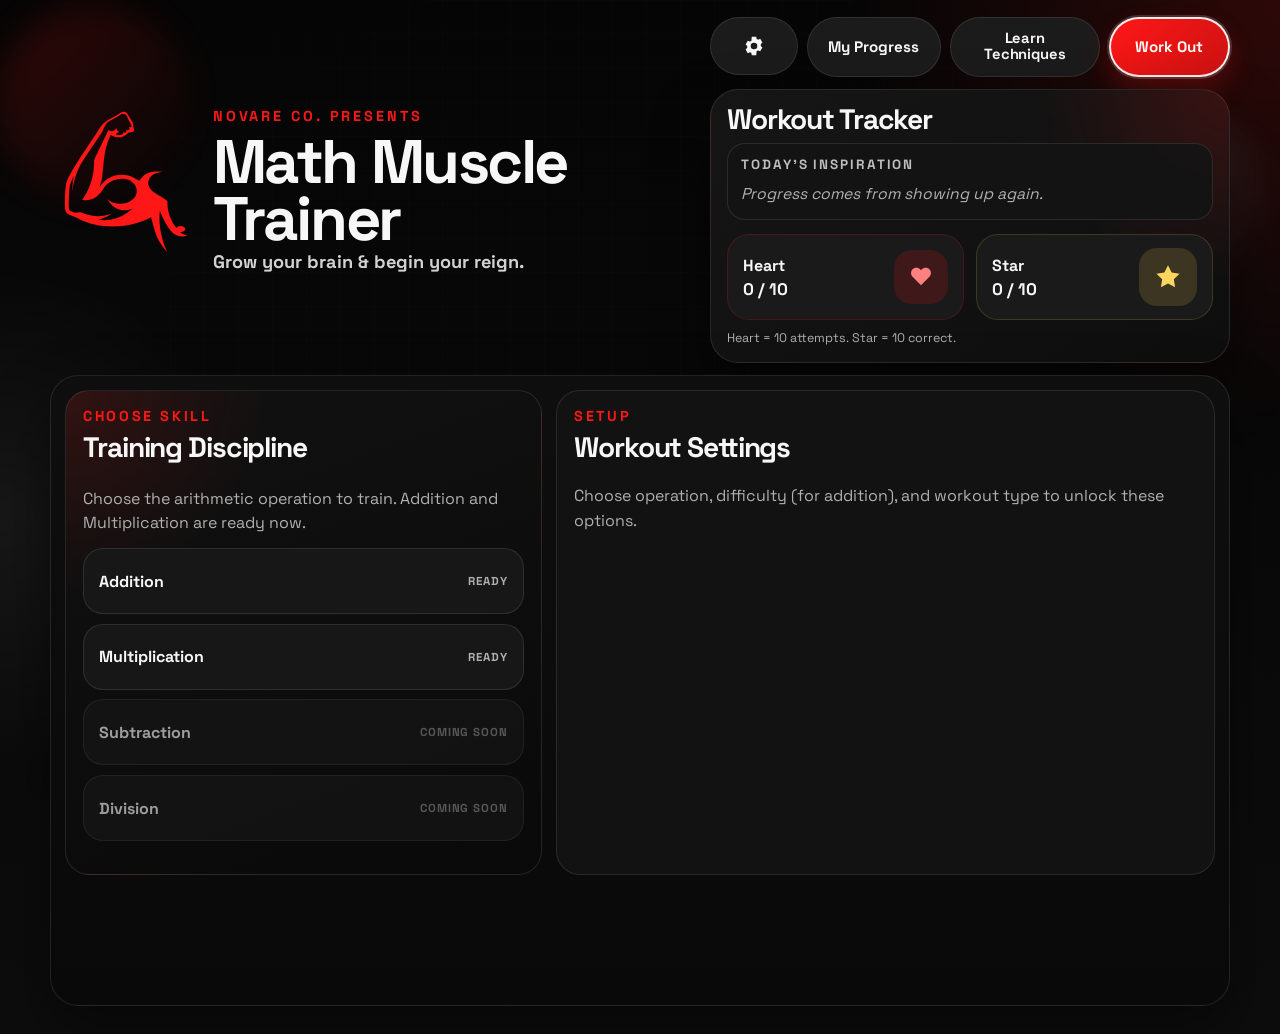
<file: docs/v5/index.html>
<!DOCTYPE html>
<html lang="en">
  <head>
    <meta charset="UTF-8" />
    <meta name="viewport" content="width=device-width, initial-scale=1.0" />
    <title>Math Muscle Trainer</title>
    <meta
      name="description"
      content="A strength-themed arithmetic trainer for addition, subtraction, multiplication, and division workouts with progress tracking and browser-saved streaks."
    />
    <link rel="preconnect" href="https://fonts.googleapis.com" />
    <link rel="preconnect" href="https://fonts.gstatic.com" crossorigin />
    <link
      href="https://fonts.googleapis.com/css2?family=Fraunces:opsz,wght@9..144,600;9..144,700&family=Space+Grotesk:wght@400;500;700&display=swap"
      rel="stylesheet"
    />
    <link rel="stylesheet" href="styles.css" />
  </head>
  <body>
    <div class="page-shell">
      <div class="ambient ambient-left"></div>
      <div class="ambient ambient-right"></div>

      <header class="page-header">
        <div class="hero-copy">
          <div class="hero-title-row">
            <span class="hero-mark" aria-hidden="true">
              <svg viewBox="0 0 660 660" role="presentation">
                <path
                  d="m 352.717,337.866 c 4.137,-3.621 8.274,-7.24 12.409,-10.86 10.312,-9.024 16.225,-22.057 16.225,-35.758 0,-13.7 -5.913,-26.732 -16.225,-35.758 -32.933,-28.822 -82.11,-28.822 -115.044,0 3.258,-4.739 6.516,-9.474 9.772,-14.215 23.14,-33.654 67.316,-45.489 104.182,-27.913 L 342.028,196.859 C 303.01,167.598 254.902,156.527 208.999,163.64 c 18.581,3.601 36.451,10.571 52.691,20.667 l 8.216,5.108 c -38.617,-14.338 -81.095,-14.338 -119.708,0 l -20.047,7.444 c -7.617,-1.021 -15.234,-2.045 -22.851,-3.066 -1.612,0.612 -3.216,1.225 -4.8,1.846 -4.085,1.608 -18.709,7.513 -20.891,11.345 -4.06,9.952 -2.269,52.304 -1.65,64.111 0.744,14.164 1.842,28.381 3.42,42.477 1.146,10.213 8.864,27.202 18.863,45.675 -3.092,-12.561 -5.116,-25.316 -6.034,-38.173 l -2.423,-33.937 3.221,20.625 c 5.869,31.433 15.824,62.246 29.684,91.905 l 2.378,5.088 c 8.898,14.221 16.969,26.532 21.855,34.02 16.276,24.946 32.965,49.607 49.389,74.456 9.074,13.729 18.146,27.459 27.217,41.189 0.172,0.258 0.342,0.515 0.514,0.774 0.141,0.274 0.284,0.547 0.426,0.821 8.241,15.894 14.096,36.851 29.989,45.093 19.032,9.871 39.392,22.154 57.453,33.702 1.507,0.961 17.804,-3.353 18.628,-4.94 3.362,-6.482 6.674,-16.711 10.614,-22.856 2.522,-3.931 6.221,-10.788 10.833,-19.348 4.608,-8.56 2.181,-16.468 -10.299,-11.945 10.271,-10.77 -4.782,-18.852 -13.725,-11.109 9.593,-9.934 -1.687,-19.059 -9.738,-11.23 1.289,-11.754 -18.657,-17.242 -31.168,-12.213 -3.046,1.225 -2.074,10.503 13.218,11.373 -7.456,2.581 -12.936,8.932 -13.059,18.131 -11.327,-16.491 -23.337,-17.942 -35.848,-8.374 -21.254,-44.32 -42.51,-88.64 -63.765,-132.96 2.146,-57.786 -13.152,-114.883 -43.903,-163.856 -2.732,-4.349 -5.465,-8.701 -8.198,-13.05 24.51,-6.434 50.594,0.557 68.606,18.38 4.758,4.709 9.515,9.418 14.273,14.128 2.677,4.389 5.353,8.778 8.027,13.165 25.585,41.957 77.883,58.296 122.31,39.76 m 144.787,38.45 c -10.956,0.297 -21.914,0.593 -32.871,0.888 -29.528,0.798 -56.999,-15.062 -71.071,-41.033 -7.698,4.201 -15.397,8.403 -23.094,12.605 -54.485,29.741 -122.717,11.456 -155.031,-41.541 3.704,12.368 7.408,24.734 11.112,37.098 2.962,29.021 5.922,58.042 8.882,87.063 3.822,37.436 13.623,74.017 29.034,108.347 5.131,-2.061 10.256,-4.123 15.387,-6.184 22.44,-9.019 48.145,-2.133 63.068,16.899 8.886,1.771 28.062,1.409 26.215,14.416 -1.851,13.008 -4.969,9.96 -3.111,19.323 1.858,9.361 -16.583,31.981 -24.872,47.971 -2.665,5.132 -7.359,8.909 -12.945,10.405 -5.581,1.495 -11.538,0.574 -16.409,-2.539 -17.621,-11.264 -35.739,-21.726 -54.304,-31.353 -19.107,-9.909 -34.683,-25.485 -44.593,-44.592 -9.074,-13.731 -18.146,-27.46 -27.22,-41.191 C 141.633,456.246 70.245,353.821 65.953,315.525 61.662,277.228 58.829,215.604 65.54,199.974 c 6.71,-15.628 39.298,-22.21 55.731,-31.095 94.239,-50.944 229.129,-45.173 323.369,5.771 5.331,-19.543 10.66,-39.086 15.992,-58.632 9.885,-36.249 28.982,-69.326 55.432,-96.014 -33.992,76.706 -36.588,141.542 -32.334,182.187 2.96,-6.809 5.921,-13.622 8.883,-20.432 10.272,-23.628 23.196,-46.011 38.521,-66.72 17.598,-23.779 49.278,-32.268 76.41,-20.473 -14.301,0.915 -25.087,5.464 -34.017,14.265 0.954,-0.092 1.931,-0.143 2.923,-0.143 11.103,0 20.102,6.066 20.102,13.548 0,7.481 -8.999,13.546 -20.102,13.546 -8.674,0 -16.063,-3.701 -18.881,-8.894 -26.052,32.879 -40.754,71.24 -40.081,118.835 -28.427,27.242 -84.839,38.939 -85.285,81.728 2.541,30.157 26.631,44.769 65.301,48.865"
                />
              </svg>
            </span>
            <div class="hero-text-block">
              <p class="eyebrow">Novare Co. presents</p>
              <h1>
                <span>Math Muscle</span>
                <span>Trainer</span>
              </h1>
              <p class="hero-tagline">Grow your brain &amp; begin your reign.</p>
            </div>
          </div>
        </div>

        <div class="hero-side">
          <nav class="shell-nav" aria-label="Primary">
            <button
              class="utility-button"
              type="button"
              id="optionsButton"
              aria-label="Open options"
            >
              <svg viewBox="0 0 24 24" aria-hidden="true" role="presentation">
                <path
                  d="M9.6 2h4.8l.54 2.44c.53.18 1.03.39 1.5.65l2.33-.94 2.4 4.16-1.8 1.73c.05.32.08.64.08.96s-.03.64-.08.96l1.8 1.73-2.4 4.16-2.33-.94c-.47.26-.97.47-1.5.65L14.4 22H9.6l-.54-2.44a8.494 8.494 0 0 1-1.5-.65l-2.33.94-2.4-4.16 1.8-1.73A6.89 6.89 0 0 1 4.56 13c0-.32.03-.64.08-.96l-1.8-1.73 2.4-4.16 2.33.94c.47-.26.97-.47 1.5-.65ZM12 8.4A3.6 3.6 0 1 0 12 15.6 3.6 3.6 0 0 0 12 8.4Z"
                />
              </svg>
            </button>
            <button class="nav-button" type="button" data-view-target="progress">
              My Progress
            </button>
            <button class="nav-button" type="button" data-view-target="techniques">
              <span class="nav-button-stack">
                <span>Learn</span>
                <span>Techniques</span>
              </span>
            </button>
            <button
              class="nav-button nav-button-primary is-active"
              type="button"
              data-view-target="setup"
            >
              Work Out
            </button>
          </nav>

          <section class="daily-widget card" aria-label="Today's workout tracker">
            <div class="daily-widget-top">
              <div>
                <h2>Workout Tracker</h2>
              </div>
            </div>

            <div class="daily-inspiration">
              <span class="preview-label daily-inspiration-label">Today's Inspiration</span>
              <p class="daily-inspiration-copy">
                <em id="heroMessage">Strength is built one steady rep at a time.</em>
              </p>
            </div>

            <div class="reward-strip">
              <article class="reward-mini reward-mini-attempt" id="attemptBadge">
                <div class="reward-glyph-shell" aria-hidden="true">
                  <svg class="reward-glyph" viewBox="0 0 72 72" role="presentation">
                    <path
                      d="M36 57.024 14.448 35.472c-5.304-5.304-5.304-13.896 0-19.2 5.304-5.304 13.896-5.304 19.2 0L36 18.624l2.352-2.352c5.304-5.304 13.896-5.304 19.2 0 5.304 5.304 5.304 13.896 0 19.2Z"
                    />
                  </svg>
                </div>

                <div class="reward-mini-copy">
                  <strong>Heart</strong>
                  <span id="attemptProgressLabel">0 / 10</span>
                </div>
              </article>

              <article class="reward-mini reward-mini-accuracy" id="accuracyBadge">
                <div class="reward-glyph-shell" aria-hidden="true">
                  <svg class="reward-glyph" viewBox="0 0 72 72" role="presentation">
                    <path
                      d="M36 8 44.552 25.33 63.678 28.108 49.839 41.6 53.106 60.648 36 51.652 18.894 60.648 22.161 41.6 8.322 28.108 27.448 25.33Z"
                    />
                  </svg>
                </div>

                <div class="reward-mini-copy">
                  <strong>Star</strong>
                  <span id="accuracyProgressLabel">0 / 10</span>
                </div>
              </article>
            </div>
            <p class="reward-strip-note">Heart = 10 attempts. Star = 10 correct.</p>
          </section>
        </div>
      </header>

      <div class="app-shell card">
        <main class="screen-stage">
          <section class="screen is-active" data-view="setup" id="setupScreen">
            <div class="screen-grid setup-grid">
              <section class="panel operation-panel" id="setupOperationPanel">
                <div class="section-heading compact">
                  <div>
                    <p class="section-kicker">Choose Skill</p>
                    <h2>Training Discipline</h2>
                  </div>
                </div>

                <p class="operation-panel-copy">
                  Choose the arithmetic operation to train. Addition and Multiplication are ready now.
                </p>

                <div
                  class="operation-choice-grid"
                  id="operationChoiceGrid"
                  role="radiogroup"
                  aria-label="Arithmetic operation"
                >
                  <label class="operation-choice">
                    <input type="radio" name="operation" value="addition" />
                    <span class="operation-choice-copy">
                      <strong>Addition</strong>
                      <span class="operation-choice-meta">
                        <small class="operation-choice-status">Ready</small>
                        <button
                          class="operation-change-button is-hidden"
                          type="button"
                          data-operation-reset
                          aria-label="Change operation"
                        >
                          <span aria-hidden="true">&#10227;</span>
                          <span>Change</span>
                        </button>
                      </span>
                    </span>
                  </label>

                  <label class="operation-choice">
                    <input type="radio" name="operation" value="multiplication" />
                    <span class="operation-choice-copy">
                      <strong>Multiplication</strong>
                      <span class="operation-choice-meta">
                        <small class="operation-choice-status">Ready</small>
                        <button
                          class="operation-change-button is-hidden"
                          type="button"
                          data-operation-reset
                          aria-label="Change operation"
                        >
                          <span aria-hidden="true">&#10227;</span>
                          <span>Change</span>
                        </button>
                      </span>
                    </span>
                  </label>

                  <label class="operation-choice is-disabled">
                    <input type="radio" name="operation" value="subtraction" disabled />
                    <span class="operation-choice-copy">
                      <strong>Subtraction</strong>
                      <small>Coming Soon</small>
                    </span>
                  </label>

                  <label class="operation-choice is-disabled">
                    <input type="radio" name="operation" value="division" disabled />
                    <span class="operation-choice-copy">
                      <strong>Division</strong>
                      <small>Coming Soon</small>
                    </span>
                  </label>
                </div>

                <div class="setup-step-shell" id="setupStepShell">
                  <div class="field option-field is-hidden setup-step-field" id="additionDifficultyField">
                    <span>Addition Difficulty</span>
                    <div
                      class="choice-row choice-row-compact"
                      role="radiogroup"
                      aria-label="Addition difficulty"
                    >
                      <label class="choice-pill compact">
                        <input type="radio" name="additionDifficulty" value="easy" />
                        <span>Easy</span>
                      </label>
                      <label class="choice-pill compact">
                        <input type="radio" name="additionDifficulty" value="medium" />
                        <span>Medium</span>
                      </label>
                      <label class="choice-pill compact">
                        <input type="radio" name="additionDifficulty" value="hard" />
                        <span>Hard</span>
                      </label>
                    </div>
                  </div>

                  <div class="field option-field is-hidden setup-step-field" id="sessionTypeField">
                    <span>Workout Type</span>
                    <div
                      class="choice-row centered-choice workout-type-grid"
                      role="radiogroup"
                      aria-label="Workout type"
                    >
                      <label class="choice-pill session-choice">
                        <input type="radio" name="sessionType" value="timed" />
                        <span class="choice-pill-copy">
                          <strong>High Intensity Training</strong>
                          <small>(Timed)</small>
                        </span>
                      </label>

                      <label class="choice-pill session-choice">
                        <input type="radio" name="sessionType" value="question-goal" />
                        <span class="choice-pill-copy">
                          <strong>Target Reps</strong>
                          <small>(Attempt Goal)</small>
                        </span>
                      </label>

                      <label class="choice-pill session-choice">
                        <input type="radio" name="sessionType" value="endless" />
                        <span class="choice-pill-copy">
                          <strong>Free Training</strong>
                          <small>(Endless)</small>
                        </span>
                      </label>

                      <label class="choice-pill session-choice" id="isolationSessionChoice">
                        <input type="radio" name="sessionType" value="isolation" />
                        <span class="choice-pill-copy">
                          <strong>Isolation Training</strong>
                          <small>(Single Table Drill)</small>
                        </span>
                      </label>
                    </div>
                  </div>
                </div>
              </section>

              <section class="panel setup-settings-panel" id="setupSettingsPanel">
                <div class="section-heading compact setup-settings-head">
                  <div>
                    <p class="section-kicker">Setup</p>
                    <h2>Workout Settings</h2>
                  </div>
                </div>

                <p class="setup-settings-awaiting" id="setupSettingsAwaiting">
                  Choose operation, difficulty (for addition), and workout type to unlock these options.
                </p>

                <form id="settingsForm" class="settings-form setup-settings-form is-hidden">
                  <div class="field option-field">
                    <span>Workout Options</span>
                    <div class="setup-option-list">
                      <label class="toggle compact-toggle bare-toggle">
                        <span class="toggle-row">
                          <input id="adaptiveMode" type="checkbox" checked />
                          <span class="toggle-label">Targeted</span>
                          <span
                            class="tooltip-dot"
                            tabindex="0"
                            data-tooltip="Brings back the facts that still need reps."
                            aria-label="Targeted help"
                          >
                            ?
                          </span>
                        </span>
                      </label>

                      <label class="toggle compact-toggle bare-toggle" id="negativesToggleRow">
                        <span class="toggle-row">
                          <input id="negativesMode" type="checkbox" />
                          <span class="toggle-label">Negatives</span>
                          <span
                            class="tooltip-dot"
                            tabindex="0"
                            data-tooltip="Mix in positive and negative integers."
                            aria-label="Negatives help"
                          >
                            ?
                          </span>
                        </span>
                      </label>
                    </div>
                  </div>

                  <section class="field option-field extra-options-field">
                    <div class="field is-hidden" id="isolationField">
                      <span>Isolation Target</span>
                      <label class="field centered-field">
                        <span>Times table</span>
                        <select id="focusFactor">
                          <option value="1">x 1</option>
                          <option value="2">x 2</option>
                          <option value="3">x 3</option>
                          <option value="4">x 4</option>
                          <option value="5">x 5</option>
                          <option value="6">x 6</option>
                          <option value="7" selected>x 7</option>
                          <option value="8">x 8</option>
                          <option value="9">x 9</option>
                          <option value="10">x 10</option>
                          <option value="11">x 11</option>
                          <option value="12">x 12</option>
                        </select>
                      </label>

                      <div class="field-grid compact-field-grid isolation-range-grid">
                        <label class="field centered-field">
                          <span>Minimum</span>
                          <select id="minFactor">
                            <option value="1">1</option>
                            <option value="2" selected>2</option>
                            <option value="3">3</option>
                            <option value="4">4</option>
                            <option value="5">5</option>
                            <option value="6">6</option>
                            <option value="7">7</option>
                            <option value="8">8</option>
                            <option value="9">9</option>
                            <option value="10">10</option>
                            <option value="11">11</option>
                            <option value="12">12</option>
                          </select>
                        </label>

                        <label class="field centered-field">
                          <span>Maximum</span>
                          <select id="maxFactor">
                            <option value="1">1</option>
                            <option value="2">2</option>
                            <option value="3">3</option>
                            <option value="4">4</option>
                            <option value="5">5</option>
                            <option value="6">6</option>
                            <option value="7">7</option>
                            <option value="8">8</option>
                            <option value="9">9</option>
                            <option value="10">10</option>
                            <option value="11">11</option>
                            <option value="12" selected>12</option>
                          </select>
                        </label>
                      </div>
                    </div>

                    <div class="field is-hidden" id="freeTrainingField">
                      <span>Free Training Style</span>
                      <div
                        class="choice-row centered-choice"
                        role="radiogroup"
                        aria-label="Free training style"
                      >
                        <label class="choice-pill session-choice">
                          <input type="radio" name="freeTrainingMode" value="zen" checked />
                          <span class="choice-pill-copy">
                            <strong>Zen Mode</strong>
                            <small>(No Rules)</small>
                          </span>
                        </label>

                        <label class="choice-pill session-choice">
                          <input type="radio" name="freeTrainingMode" value="spar" />
                          <span class="choice-pill-copy">
                            <strong>Spar Mode</strong>
                            <small>(3 Mistake Knockout)</small>
                          </span>
                        </label>
                      </div>
                    </div>

                    <div class="field is-hidden" id="sparTimingField">
                      <span>Spar Round</span>
                      <div
                        class="choice-row choice-row-compact"
                        role="radiogroup"
                        aria-label="Spar round style"
                      >
                        <label class="choice-pill compact">
                          <input type="radio" name="sparTiming" value="untimed" checked />
                          <span>Untimed</span>
                        </label>

                        <label class="choice-pill compact">
                          <input type="radio" name="sparTiming" value="timed" />
                          <span>Timed</span>
                        </label>
                      </div>
                    </div>

                    <div class="field is-hidden" id="timeField">
                      <span>Workout Duration</span>
                      <div
                        class="choice-row choice-row-compact"
                        role="radiogroup"
                        aria-label="Workout duration"
                      >
                        <label class="choice-pill compact">
                          <input type="radio" name="timePreset" value="1" />
                          <span>1 min</span>
                        </label>

                        <label class="choice-pill compact">
                          <input type="radio" name="timePreset" value="3" checked />
                          <span>3 min</span>
                        </label>

                        <label class="choice-pill compact">
                          <input type="radio" name="timePreset" value="5" />
                          <span>5 min</span>
                        </label>

                        <label class="choice-pill compact">
                          <input type="radio" name="timePreset" value="custom" />
                          <span>Custom</span>
                        </label>
                      </div>

                      <label class="field centered-field nested-field is-hidden" id="timeCustomField">
                        <span>Custom minutes (1-60)</span>
                        <input id="timeCustom" type="number" min="1" max="60" value="8" />
                      </label>
                    </div>

                    <div class="field is-hidden" id="questionTargetField">
                      <span>Attempt Goal</span>
                      <div
                        class="choice-row choice-row-compact"
                        role="radiogroup"
                        aria-label="Attempt goal"
                      >
                        <label class="choice-pill compact">
                          <input type="radio" name="questionPreset" value="10" />
                          <span>10</span>
                        </label>

                        <label class="choice-pill compact">
                          <input type="radio" name="questionPreset" value="20" checked />
                          <span>20</span>
                        </label>

                        <label class="choice-pill compact">
                          <input type="radio" name="questionPreset" value="30" />
                          <span>30</span>
                        </label>

                        <label class="choice-pill compact">
                          <input type="radio" name="questionPreset" value="custom" />
                          <span>Custom</span>
                        </label>
                      </div>

                      <label
                        class="field centered-field nested-field is-hidden"
                        id="questionCustomField"
                      >
                        <span>Custom attempt goal (5-200)</span>
                        <input id="questionCustom" type="number" min="5" max="200" value="40" />
                      </label>
                    </div>
                  </section>

                  <div class="button-row setup-actions">
                    <button class="primary-button" type="submit" form="settingsForm" id="setupStartButton">
                      Start
                    </button>
                  </div>
                </form>
              </section>
            </div>
          </section>
          <section class="screen" data-view="techniques" id="techniquesScreen">
            <section class="panel techniques-screen-panel">
              <div id="techniqueScreenShell"></div>
            </section>
          </section>

          <section class="screen" data-view="countdown" id="countdownScreen">
            <section class="panel countdown-panel">
              <p class="section-kicker">Get Ready</p>
              <p class="countdown-copy" id="countdownCopy">Type the answer to the times tables.</p>
              <p class="countdown-subcopy">Starting in...</p>
              <div class="countdown-number" id="countdownNumber" aria-live="assertive">3</div>
            </section>
          </section>

          <section class="screen" data-view="practice" id="practiceScreen">
            <section class="panel practice-panel">
              <div class="practice-topbar">
                <span class="session-badge" id="sessionBadge">Ready to train</span>
                <button class="ghost-button subtle-button" type="button" id="finishSessionButton">
                  End Workout
                </button>
              </div>

              <div class="hud-row">
                <div class="hud-card">
                  <span class="hud-label">Question Timer</span>
                  <span class="hud-value" id="questionTimer">0.0s</span>
                </div>

                <div class="hud-card">
                  <span class="hud-label">Workout Timer</span>
                  <span class="hud-value" id="sessionTimer">0:00</span>
                </div>

                <div class="hud-card">
                  <span class="hud-label">Questions Answered</span>
                  <span class="hud-value" id="practiceAttemptedCount">0</span>
                </div>
              </div>

              <div class="practice-progress-row">
                <div class="progress-track" id="progressTrack" aria-hidden="true">
                  <div class="progress-fill" id="progressFill"></div>
                </div>
                <div class="spar-strike-hud is-hidden" id="sparStrikeHud" aria-label="Spar strikes">
                  <span class="spar-strike-box" data-spar-strike-box="1" aria-hidden="true">X</span>
                  <span class="spar-strike-box" data-spar-strike-box="2" aria-hidden="true">X</span>
                  <span class="spar-strike-box" data-spar-strike-box="3" aria-hidden="true">X</span>
                </div>
                <span class="progress-text" id="progressText">0 answered</span>
              </div>
              <div class="combo-indicator" id="comboIndicator" aria-live="polite" aria-hidden="true">
                COMBO x0
              </div>

              <div class="problem-wrap minimalist">
                <div class="problem-text" id="problemText" aria-live="polite">Ready when you are.</div>
              </div>

              <form id="answerForm" class="answer-form" autocomplete="off">
                <button class="ghost-button" type="button" id="skipButton" disabled>
                  Skip
                </button>

                <label class="answer-field" for="answerInput">
                  <span class="sr-only">Your answer</span>
                  <input
                    id="answerInput"
                    type="text"
                    inputmode="numeric"
                    pattern="[0-9-]*"
                    autocapitalize="off"
                    autocorrect="off"
                    spellcheck="false"
                    enterkeyhint="done"
                    placeholder="Type your answer"
                    disabled
                  />
                </label>

                <button class="primary-button" type="submit" id="checkButton" disabled>
                  Check
                </button>
              </form>

              <div class="practice-keypad is-hidden" id="practiceKeypad" aria-label="Number pad">
                <button class="ghost-button" type="button" data-keypad-key="7">7</button>
                <button class="ghost-button" type="button" data-keypad-key="8">8</button>
                <button class="ghost-button" type="button" data-keypad-key="9">9</button>
                <button class="ghost-button" type="button" data-keypad-key="4">4</button>
                <button class="ghost-button" type="button" data-keypad-key="5">5</button>
                <button class="ghost-button" type="button" data-keypad-key="6">6</button>
                <button class="ghost-button" type="button" data-keypad-key="1">1</button>
                <button class="ghost-button" type="button" data-keypad-key="2">2</button>
                <button class="ghost-button" type="button" data-keypad-key="3">3</button>
                <button class="ghost-button keypad-sign-toggle" type="button" data-keypad-key="sign">
                  &#177;
                </button>
                <button class="ghost-button" type="button" data-keypad-key="0">0</button>
                <button class="ghost-button" type="button" data-keypad-key="backspace">&#9003;</button>
              </div>

              <p class="feedback" id="feedback" aria-live="polite"></p>
            </section>
          </section>

          <section class="screen" data-view="results" id="resultsScreen">
            <section class="panel carousel-panel results-screen-panel">
              <div class="carousel-shell-head">
                <p class="section-kicker">Results</p>
              </div>

              <div class="carousel-actions carousel-actions-floating" aria-label="Results navigation">
                <button
                  class="carousel-button"
                  type="button"
                  id="resultsPrevButton"
                  aria-label="Previous results panel"
                >
                  &#8592;
                </button>
                <div class="carousel-position-indicator" id="resultsCarouselIndicator" aria-live="polite"></div>
                <button
                  class="carousel-button"
                  type="button"
                  id="resultsNextButton"
                  aria-label="Next results panel"
                >
                  &#8594;
                </button>
              </div>

              <div class="results-carousel">
                <section class="results-slide is-active" data-results-slide="summary">
                  <div class="slide-heading">
                    <p class="slide-subtitle">Workout Summary</p>
                    <h2 id="resultsTitle">Great job on showing up today.</h2>
                  </div>

                  <div class="stats-grid results-stats">
                    <div class="stat-block">
                      <span class="stat-value" id="resultQuestions">0</span>
                      <span class="stat-label">Answered</span>
                    </div>

                    <div class="stat-block">
                      <span class="stat-value" id="resultCorrect">0</span>
                      <span class="stat-label">Correct</span>
                    </div>

                    <div class="stat-block">
                      <span class="stat-value" id="resultAccuracy">0%</span>
                      <span class="stat-label">Accuracy</span>
                    </div>

                    <div class="stat-block">
                      <span class="stat-value" id="resultPace">-</span>
                      <span class="stat-label">Average Pace</span>
                    </div>

                    <div class="stat-block">
                      <span class="stat-value" id="resultBestStreak">0</span>
                      <span class="stat-label">Best Streak</span>
                    </div>

                    <div class="stat-block">
                      <span class="stat-value" id="resultSkipped">0</span>
                      <span class="stat-label">Skipped</span>
                    </div>
                  </div>

                  <div class="button-row results-actions">
                    <button class="primary-button" type="button" id="repeatSessionButton">
                      Repeat Workout
                    </button>
                    <button class="ghost-button" type="button" data-view-target="setup">
                      Adjust Workout
                    </button>
                  </div>
                </section>

                <section class="results-slide" data-results-slide="tracker">
                  <div class="tracker-layout">
                    <div class="tracker-left-column">
                      <div class="tracker-slide-head tracker-title-block">
                        <p class="section-kicker">Workout Tracker</p>
                        <h2>This month</h2>
                      </div>

                      <aside class="tracker-side-panel">
                        <div class="tracker-stat-grid">
                          <div class="stat-block compact-stat">
                            <span class="stat-value" id="resultsCurrentPracticeStreak">0</span>
                            <span class="stat-label">Current Streak</span>
                          </div>

                          <div class="stat-block compact-stat">
                            <span class="stat-value" id="resultsBestPracticeDayStreak">0</span>
                            <span class="stat-label">Best Streak</span>
                          </div>
                        </div>

                        <div class="tracker-mini-grid">
                          <div class="tracker-mini-card">
                            <span class="tracker-mini-value" id="resultsMonthSessions">0</span>
                            <span class="tracker-mini-label">Workouts</span>
                          </div>
                          <div class="tracker-mini-card">
                            <span class="tracker-mini-value" id="resultsMonthHearts">0</span>
                            <span class="tracker-mini-label">Hearts</span>
                          </div>
                          <div class="tracker-mini-card">
                            <span class="tracker-mini-value" id="resultsMonthStars">0</span>
                            <span class="tracker-mini-label">Stars</span>
                          </div>
                        </div>
                      </aside>
                    </div>

                    <div class="tracker-calendar-wrap">
                      <div class="tracker-calendar-head">
                        <span class="preview-label">Month</span>
                        <div class="calendar-nav">
                          <button
                            class="calendar-nav-button"
                            type="button"
                            id="resultsMonthPrevButton"
                            aria-label="Previous workout month"
                          >
                            &#8249;
                          </button>
                          <span class="section-note month-label" id="resultsMonthLabel">April 2026</span>
                          <button
                            class="calendar-nav-button"
                            type="button"
                            id="resultsMonthNextButton"
                            aria-label="Next workout month"
                          >
                            &#8250;
                          </button>
                        </div>
                      </div>
                      <div class="calendar-weekdays compact" aria-hidden="true">
                        <span>Sun</span>
                        <span>Mon</span>
                        <span>Tue</span>
                        <span>Wed</span>
                        <span>Thu</span>
                        <span>Fri</span>
                        <span>Sat</span>
                      </div>
                      <div class="calendar-grid compact" id="resultsCalendarGrid"></div>
                    </div>
                  </div>
                </section>

                <section class="results-slide" data-results-slide="focus">
                  <div class="slide-heading">
                    <p class="section-kicker">Next Focus</p>
                    <h2>Where to build next</h2>
                  </div>

                  <div class="focus-columns">
                    <section class="focus-panel focus-column">
                      <h3 class="focus-panel-title">Positive Progress</h3>
                      <div class="focus-card-grid single-column-grid" id="resultsWinsList"></div>
                    </section>

                    <section class="focus-panel focus-column">
                      <h3 class="focus-panel-title">Priority Targets</h3>
                      <div class="focus-card-grid single-column-grid" id="resultsPriorityList"></div>
                    </section>

                    <section class="focus-panel focus-column">
                      <h3 class="focus-panel-title">Growth Opportunities</h3>
                      <div class="focus-card-grid single-column-grid" id="resultsGrowthList"></div>
                    </section>
                  </div>
                </section>
              </div>
            </section>
          </section>

          <section class="screen" data-view="progress" id="progressScreen">
            <section class="panel carousel-panel progress-screen-panel">
              <div class="carousel-shell-head">
                <p class="section-kicker">My Progress</p>
              </div>

              <div class="carousel-actions carousel-actions-floating" aria-label="Progress navigation">
                <button
                  class="carousel-button"
                  type="button"
                  id="progressPrevButton"
                  aria-label="Previous progress panel"
                >
                  &#8592;
                </button>
                <div class="carousel-position-indicator" id="progressCarouselIndicator" aria-live="polite"></div>
                <button
                  class="carousel-button"
                  type="button"
                  id="progressNextButton"
                  aria-label="Next progress panel"
                >
                  &#8594;
                </button>
              </div>

              <div class="progress-carousel">
                <section class="progress-slide is-active" data-progress-slide="overview">
                  <div class="slide-heading slide-heading-with-filter">
                    <div>
                      <p class="section-kicker">Workout Log</p>
                      <h2>Your progress so far</h2>
                    </div>
                    <label class="records-filter progress-filter">
                      <span class="sr-only">Workout log operation</span>
                      <select id="overviewOperationFilter">
                        <option value="all">All Operations</option>
                        <option value="multiplication">Multiplication</option>
                        <option value="addition">Addition</option>
                      </select>
                    </label>
                  </div>

                  <div class="stats-grid">
                    <div class="stat-block">
                      <span class="stat-value" id="overallAnswered">0</span>
                      <span class="stat-label">Facts Attempted</span>
                    </div>

                    <div class="stat-block">
                      <span class="stat-value" id="overallAccuracy">0%</span>
                      <span class="stat-label">Accuracy</span>
                    </div>

                    <div class="stat-block">
                      <span class="stat-value" id="overallBestStreak">0</span>
                      <span class="stat-label">Best Fact Streak</span>
                    </div>

                    <div class="stat-block">
                      <span class="stat-value" id="overallBestPace">-</span>
                      <span class="stat-label">Fastest Avg</span>
                    </div>

                    <div class="stat-block">
                      <span class="stat-value" id="overallWorkoutCount">0</span>
                      <span class="stat-label">Workouts Completed</span>
                    </div>

                    <div class="stat-block">
                      <span class="stat-value" id="overallBestDayAttempts">0</span>
                      <span class="stat-label">Most Attempts in a Day</span>
                    </div>
                  </div>
                </section>

                <section class="progress-slide" data-progress-slide="tracker">
                  <div class="tracker-layout">
                    <div class="tracker-left-column">
                      <div class="tracker-slide-head tracker-title-block">
                        <p class="section-kicker">Workout Tracker</p>
                        <h2 class="stacked-heading">
                          <span>Every.</span>
                          <span>Moment.</span>
                          <span>Counts.</span>
                        </h2>
                      </div>

                      <aside class="tracker-side-panel">
                        <div class="tracker-stat-grid">
                          <div class="stat-block compact-stat">
                            <span class="stat-value" id="currentPracticeStreak">0</span>
                            <span class="stat-label">Current Streak</span>
                          </div>

                          <div class="stat-block compact-stat">
                            <span class="stat-value" id="bestPracticeDayStreak">0</span>
                            <span class="stat-label">Best Streak</span>
                          </div>
                        </div>

                        <div class="tracker-mini-grid">
                          <div class="tracker-mini-card">
                            <span class="tracker-mini-value" id="progressMonthSessions">0</span>
                            <span class="tracker-mini-label">Workouts</span>
                          </div>
                          <div class="tracker-mini-card">
                            <span class="tracker-mini-value" id="progressMonthHearts">0</span>
                            <span class="tracker-mini-label">Hearts</span>
                          </div>
                          <div class="tracker-mini-card">
                            <span class="tracker-mini-value" id="progressMonthStars">0</span>
                            <span class="tracker-mini-label">Stars</span>
                          </div>
                        </div>
                      </aside>
                    </div>

                    <div class="tracker-calendar-wrap">
                      <div class="tracker-calendar-head">
                        <span class="preview-label">Month</span>
                        <div class="calendar-nav">
                          <button
                            class="calendar-nav-button"
                            type="button"
                            id="progressMonthPrevButton"
                            aria-label="Previous workout month"
                          >
                            &#8249;
                          </button>
                          <span class="section-note month-label" id="currentMonthLabel">April 2026</span>
                          <button
                            class="calendar-nav-button"
                            type="button"
                            id="progressMonthNextButton"
                            aria-label="Next workout month"
                          >
                            &#8250;
                          </button>
                        </div>
                      </div>
                      <div class="calendar-weekdays" aria-hidden="true">
                        <span>Sun</span>
                        <span>Mon</span>
                        <span>Tue</span>
                        <span>Wed</span>
                        <span>Thu</span>
                        <span>Fri</span>
                        <span>Sat</span>
                      </div>
                      <div class="calendar-grid" id="calendarGrid"></div>
                    </div>
                  </div>
                </section>

                <section class="progress-slide" data-progress-slide="facts">
                  <div class="slide-heading slide-heading-with-filter">
                    <div>
                      <p class="section-kicker">Fact Tracker</p>
                      <h2 id="factsSlideTitle">Track the development of your skills.</h2>
                    </div>
                    <div class="records-filter-row facts-filter-row">
                      <label class="records-filter facts-filter">
                        <span class="sr-only">Fact tracker operation</span>
                        <select id="factOperationFilter">
                          <option value="multiplication">Multiplication</option>
                          <option value="addition">Addition</option>
                        </select>
                      </label>
                      <label class="records-filter facts-filter">
                        <span class="sr-only">Fact tracker view</span>
                        <select id="factDetailFilter"></select>
                      </label>
                    </div>
                  </div>

                  <div class="table-grid" id="tableGrid"></div>
                </section>

                <section class="progress-slide" data-progress-slide="focus">
                  <div class="slide-heading slide-heading-with-filter">
                    <div>
                      <p class="section-kicker">Next Focus</p>
                      <h2>Where to build next</h2>
                    </div>
                    <label class="records-filter progress-filter">
                      <span class="sr-only">Next focus operation</span>
                      <select id="focusOperationFilter">
                        <option value="all">All Operations</option>
                        <option value="multiplication">Multiplication</option>
                        <option value="addition">Addition</option>
                      </select>
                    </label>
                  </div>

                  <div class="focus-columns">
                    <section class="focus-panel focus-column">
                      <h3 class="focus-panel-title">Positive Progress</h3>
                      <div class="focus-card-grid single-column-grid" id="progressWinsList"></div>
                    </section>

                    <section class="focus-panel focus-column">
                      <h3 class="focus-panel-title">Priority Targets</h3>
                      <div class="focus-card-grid single-column-grid" id="progressPriorityList"></div>
                    </section>

                    <section class="focus-panel focus-column">
                      <h3 class="focus-panel-title">Growth Opportunities</h3>
                      <div class="focus-card-grid single-column-grid" id="progressGrowthList"></div>
                    </section>
                  </div>
                </section>

                <section class="progress-slide" data-progress-slide="coach">
                  <div class="slide-heading slide-heading-with-filter">
                    <div>
                      <p class="section-kicker">Coach Notes</p>
                      <h2>What to practice next</h2>
                    </div>
                    <label class="records-filter progress-filter">
                      <span class="sr-only">Coach notes operation</span>
                      <select id="coachOperationFilter">
                        <option value="all">All Operations</option>
                        <option value="multiplication">Multiplication</option>
                        <option value="addition">Addition</option>
                      </select>
                    </label>
                  </div>

                  <div class="coach-card" id="coachTip"></div>
                </section>

                <section class="progress-slide" data-progress-slide="records">
                  <div class="slide-heading slide-heading-with-filter">
                    <div>
                      <p class="section-kicker">Workout Records</p>
                      <h2>How your workouts are stacking up</h2>
                    </div>
                    <div class="records-filter-row records-filter-row-head">
                      <label class="records-filter">
                        <span class="sr-only">Records operation</span>
                        <select id="recordsOperationSelect">
                          <option value="all">All Operations</option>
                          <option value="multiplication">Multiplication</option>
                          <option value="addition">Addition</option>
                        </select>
                      </label>
                      <label class="records-filter">
                        <span class="sr-only">Personal best mode</span>
                        <select id="recordsModeSelect"></select>
                      </label>
                    </div>
                  </div>

                  <div class="focus-split records-split">
                    <section class="focus-panel">
                      <div class="records-panel-head">
                        <h3 class="focus-panel-title">Personal Bests</h3>
                      </div>
                      <div class="focus-card-grid single-column-grid" id="personalBestsList"></div>
                    </section>

                    <section class="focus-panel">
                      <div class="records-panel-head">
                        <h3 class="focus-panel-title">Recent Workouts</h3>
                      </div>
                      <div class="focus-card-grid single-column-grid" id="recentWorkoutsList"></div>
                    </section>
                  </div>
                </section>
              </div>
            </section>
          </section>
        </main>
      </div>

      <dialog class="options-dialog" id="optionsDialog">
        <div class="options-dialog-head">
          <div>
            <p class="section-kicker">Options</p>
            <h2>App Controls</h2>
          </div>
          <button class="carousel-button" type="button" id="optionsCloseButton" aria-label="Close options">
            &#10005;
          </button>
        </div>

        <div class="options-stack">
          <button class="ghost-button options-reset-button" type="button" id="resetProgressButton">
            Reset Saved Progress
          </button>

          <section class="options-card">
            <p class="section-kicker">Version</p>
            <p class="options-copy"><strong id="appVersion">v0.9.0</strong></p>
          </section>

          <section class="options-card">
            <p class="section-kicker">Appearance</p>
            <label class="field">
              <span>Color Palette</span>
              <select id="themeSelect">
                <option value="original">Original</option>
                <option value="sunny-beach-day">Sunny Beach Day</option>
                <option value="jungle">Jungle</option>
                <option value="frozen">Frozen</option>
                <option value="aang">Aang</option>
              </select>
            </label>
            <label class="field">
              <span>Color Mode</span>
              <select id="colorModeSelect">
                <option value="dark">Dark</option>
                <option value="light">Light</option>
              </select>
            </label>
          </section>

          <section class="options-card">
            <p class="section-kicker">Input</p>
            <label class="field">
              <span>Number Pad</span>
              <select id="keypadPreferenceSelect">
                <option value="auto">Auto</option>
                <option value="always-on">Always On</option>
                <option value="always-off">Always Off</option>
              </select>
            </label>
          </section>

          <section class="options-card">
            <p class="section-kicker">Most Recent Updates</p>
            <ul class="options-list">
              <li>Added dark/light mode plus palette controls in Options.</li>
              <li>Results and Progress carousels now support swipe gestures and position indicators.</li>
              <li>Setup operation cards now include a reset-style `Change` action.</li>
              <li>Number pad no longer disables keyboard input and now includes a sign toggle.</li>
            </ul>
          </section>

          <section class="options-card">
            <p class="section-kicker">Future Updates</p>
            <p class="options-copy">
              Subtraction and division modes, richer lesson interactivity, stronger rewards clarity, and milestone celebrations are next on the roadmap.
            </p>
          </section>
        </div>
      </dialog>

      <dialog class="options-dialog confirm-dialog" id="endWorkoutDialog">
        <div class="options-dialog-head">
          <div>
            <p class="section-kicker">End Workout</p>
            <h2 id="endWorkoutDialogTitle">End workout?</h2>
          </div>
        </div>

        <div class="options-stack">
          <p class="options-copy" id="endWorkoutDialogCopy">
            Your results will be saved and this workout will finish.
          </p>
          <div class="button-row confirm-actions">
            <button class="ghost-button" type="button" id="cancelEndWorkoutButton">
              Keep Going
            </button>
            <button class="primary-button" type="button" id="confirmEndWorkoutButton">
              <span id="endWorkoutDialogConfirmLabel">End Workout</span>
            </button>
          </div>
        </div>
      </dialog>

      <dialog class="options-dialog confirm-dialog" id="exitTechniqueDialog">
        <div class="options-dialog-head">
          <div>
            <p class="section-kicker">Exit Lesson</p>
            <h2>Leave this technique?</h2>
          </div>
        </div>

        <div class="options-stack">
          <p class="options-copy">
            You can come back later. This lesson will restart from the beginning next time.
          </p>
          <div class="button-row confirm-actions">
            <button class="ghost-button" type="button" id="cancelExitTechniqueButton">
              Keep Learning
            </button>
            <button class="primary-button" type="button" id="confirmExitTechniqueButton">
              Exit Lesson
            </button>
          </div>
        </div>
      </dialog>
    </div>

    <script src="js/app-core.js"></script>
    <script src="js/app-techniques.js"></script>
    <script src="js/app-practice.js"></script>
    <script src="js/app-progress.js"></script>
    <script src="js/app-init.js"></script>
  </body>
</html>
</file>
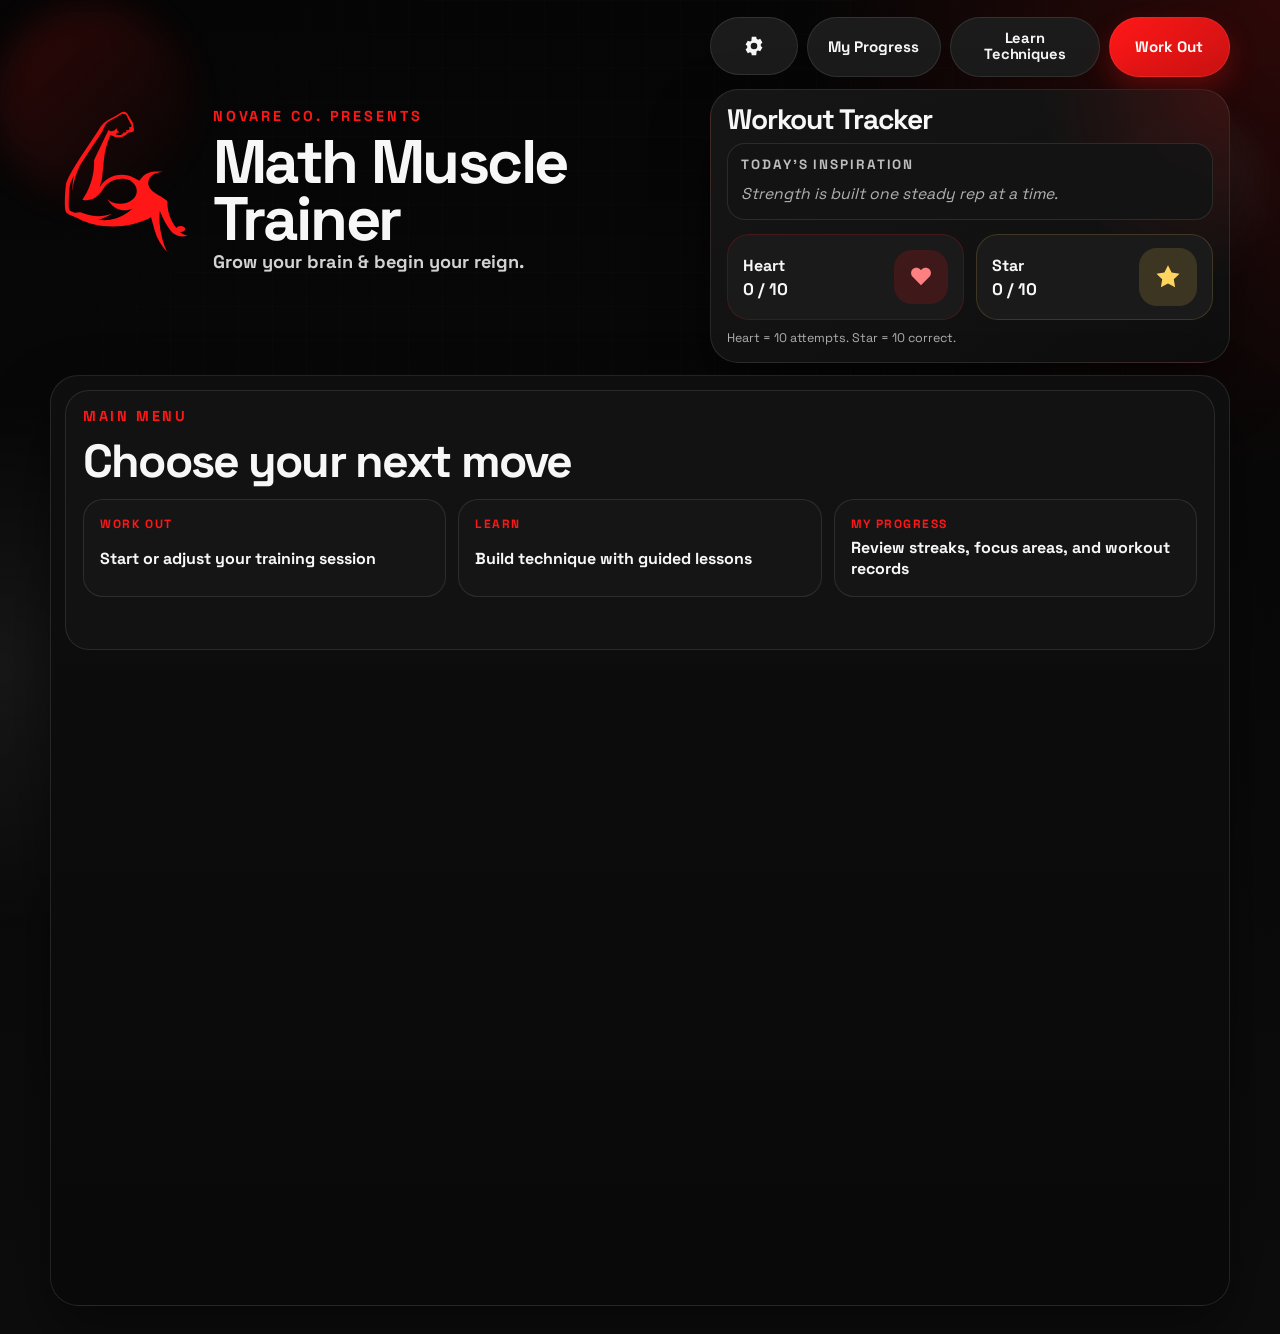
<file: docs/v6/index.html>
<!DOCTYPE html>
<html lang="en">
  <head>
    <meta charset="UTF-8" />
    <meta name="viewport" content="width=device-width, initial-scale=1.0" />
    <title>Math Muscle Trainer</title>
    <meta
      name="description"
      content="A strength-themed multiplication trainer with focused workouts, progress tracking, and browser-saved streaks."
    />
    <link rel="preconnect" href="https://fonts.googleapis.com" />
    <link rel="preconnect" href="https://fonts.gstatic.com" crossorigin />
    <link
      href="https://fonts.googleapis.com/css2?family=Fraunces:opsz,wght@9..144,600;9..144,700&family=Space+Grotesk:wght@400;500;700&display=swap"
      rel="stylesheet"
    />
    <link rel="stylesheet" href="styles.css" />
  </head>
  <body>
    <div class="page-shell is-home-shell">
      <div class="ambient ambient-left"></div>
      <div class="ambient ambient-right"></div>

      <header class="page-header">
        <div class="hero-copy">
          <div class="hero-title-row">
            <span class="hero-mark" aria-hidden="true">
              <svg viewBox="0 0 660 660" role="presentation">
                <path
                  d="m 352.717,337.866 c 4.137,-3.621 8.274,-7.24 12.409,-10.86 10.312,-9.024 16.225,-22.057 16.225,-35.758 0,-13.7 -5.913,-26.732 -16.225,-35.758 -32.933,-28.822 -82.11,-28.822 -115.044,0 3.258,-4.739 6.516,-9.474 9.772,-14.215 23.14,-33.654 67.316,-45.489 104.182,-27.913 L 342.028,196.859 C 303.01,167.598 254.902,156.527 208.999,163.64 c 18.581,3.601 36.451,10.571 52.691,20.667 l 8.216,5.108 c -38.617,-14.338 -81.095,-14.338 -119.708,0 l -20.047,7.444 c -7.617,-1.021 -15.234,-2.045 -22.851,-3.066 -1.612,0.612 -3.216,1.225 -4.8,1.846 -4.085,1.608 -18.709,7.513 -20.891,11.345 -4.06,9.952 -2.269,52.304 -1.65,64.111 0.744,14.164 1.842,28.381 3.42,42.477 1.146,10.213 8.864,27.202 18.863,45.675 -3.092,-12.561 -5.116,-25.316 -6.034,-38.173 l -2.423,-33.937 3.221,20.625 c 5.869,31.433 15.824,62.246 29.684,91.905 l 2.378,5.088 c 8.898,14.221 16.969,26.532 21.855,34.02 16.276,24.946 32.965,49.607 49.389,74.456 9.074,13.729 18.146,27.459 27.217,41.189 0.172,0.258 0.342,0.515 0.514,0.774 0.141,0.274 0.284,0.547 0.426,0.821 8.241,15.894 14.096,36.851 29.989,45.093 19.032,9.871 39.392,22.154 57.453,33.702 1.507,0.961 17.804,-3.353 18.628,-4.94 3.362,-6.482 6.674,-16.711 10.614,-22.856 2.522,-3.931 6.221,-10.788 10.833,-19.348 4.608,-8.56 2.181,-16.468 -10.299,-11.945 10.271,-10.77 -4.782,-18.852 -13.725,-11.109 9.593,-9.934 -1.687,-19.059 -9.738,-11.23 1.289,-11.754 -18.657,-17.242 -31.168,-12.213 -3.046,1.225 -2.074,10.503 13.218,11.373 -7.456,2.581 -12.936,8.932 -13.059,18.131 -11.327,-16.491 -23.337,-17.942 -35.848,-8.374 -21.254,-44.32 -42.51,-88.64 -63.765,-132.96 2.146,-57.786 -13.152,-114.883 -43.903,-163.856 -2.732,-4.349 -5.465,-8.701 -8.198,-13.05 24.51,-6.434 50.594,0.557 68.606,18.38 4.758,4.709 9.515,9.418 14.273,14.128 2.677,4.389 5.353,8.778 8.027,13.165 25.585,41.957 77.883,58.296 122.31,39.76 m 144.787,38.45 c -10.956,0.297 -21.914,0.593 -32.871,0.888 -29.528,0.798 -56.999,-15.062 -71.071,-41.033 -7.698,4.201 -15.397,8.403 -23.094,12.605 -54.485,29.741 -122.717,11.456 -155.031,-41.541 3.704,12.368 7.408,24.734 11.112,37.098 2.962,29.021 5.922,58.042 8.882,87.063 3.822,37.436 13.623,74.017 29.034,108.347 5.131,-2.061 10.256,-4.123 15.387,-6.184 22.44,-9.019 48.145,-2.133 63.068,16.899 8.886,1.771 28.062,1.409 26.215,14.416 -1.851,13.008 -4.969,9.96 -3.111,19.323 1.858,9.361 -16.583,31.981 -24.872,47.971 -2.665,5.132 -7.359,8.909 -12.945,10.405 -5.581,1.495 -11.538,0.574 -16.409,-2.539 -17.621,-11.264 -35.739,-21.726 -54.304,-31.353 -19.107,-9.909 -34.683,-25.485 -44.593,-44.592 -9.074,-13.731 -18.146,-27.46 -27.22,-41.191 C 141.633,456.246 70.245,353.821 65.953,315.525 61.662,277.228 58.829,215.604 65.54,199.974 c 6.71,-15.628 39.298,-22.21 55.731,-31.095 94.239,-50.944 229.129,-45.173 323.369,5.771 5.331,-19.543 10.66,-39.086 15.992,-58.632 9.885,-36.249 28.982,-69.326 55.432,-96.014 -33.992,76.706 -36.588,141.542 -32.334,182.187 2.96,-6.809 5.921,-13.622 8.883,-20.432 10.272,-23.628 23.196,-46.011 38.521,-66.72 17.598,-23.779 49.278,-32.268 76.41,-20.473 -14.301,0.915 -25.087,5.464 -34.017,14.265 0.954,-0.092 1.931,-0.143 2.923,-0.143 11.103,0 20.102,6.066 20.102,13.548 0,7.481 -8.999,13.546 -20.102,13.546 -8.674,0 -16.063,-3.701 -18.881,-8.894 -26.052,32.879 -40.754,71.24 -40.081,118.835 -28.427,27.242 -84.839,38.939 -85.285,81.728 2.541,30.157 26.631,44.769 65.301,48.865"
                />
              </svg>
            </span>
            <div class="hero-text-block">
              <p class="eyebrow">Novare Co. presents</p>
              <h1>
                <span>Math Muscle</span>
                <span>Trainer</span>
              </h1>
              <p class="hero-tagline">Grow your brain &amp; begin your reign.</p>
            </div>
          </div>
        </div>

        <div class="hero-side">
          <nav class="shell-nav" aria-label="Primary">
            <button
              class="utility-button"
              type="button"
              id="optionsButton"
              aria-label="Open options"
            >
              <svg viewBox="0 0 24 24" aria-hidden="true" role="presentation">
                <path
                  d="M9.6 2h4.8l.54 2.44c.53.18 1.03.39 1.5.65l2.33-.94 2.4 4.16-1.8 1.73c.05.32.08.64.08.96s-.03.64-.08.96l1.8 1.73-2.4 4.16-2.33-.94c-.47.26-.97.47-1.5.65L14.4 22H9.6l-.54-2.44a8.494 8.494 0 0 1-1.5-.65l-2.33.94-2.4-4.16 1.8-1.73A6.89 6.89 0 0 1 4.56 13c0-.32.03-.64.08-.96l-1.8-1.73 2.4-4.16 2.33.94c.47-.26.97-.47 1.5-.65ZM12 8.4A3.6 3.6 0 1 0 12 15.6 3.6 3.6 0 0 0 12 8.4Z"
                />
              </svg>
            </button>
            <button class="nav-button" type="button" data-view-target="progress">
              My Progress
            </button>
            <button class="nav-button" type="button" data-view-target="techniques">
              <span class="nav-button-stack">
                <span>Learn</span>
                <span>Techniques</span>
              </span>
            </button>
            <button
              class="nav-button nav-button-primary is-active"
              type="button"
              data-view-target="setup"
            >
              Work Out
            </button>
          </nav>

          <section class="daily-widget card" aria-label="Today's workout tracker">
            <div class="daily-widget-top">
              <div>
                <h2>Workout Tracker</h2>
              </div>
            </div>

            <div class="daily-inspiration">
              <span class="preview-label daily-inspiration-label">Today's Inspiration</span>
              <p class="daily-inspiration-copy">
                <em id="heroMessage">Strength is built one steady rep at a time.</em>
              </p>
            </div>

            <div class="reward-strip">
              <article class="reward-mini reward-mini-attempt" id="attemptBadge">
                <div class="reward-glyph-shell" aria-hidden="true">
                  <svg class="reward-glyph" viewBox="0 0 72 72" role="presentation">
                    <path
                      d="M36 57.024 14.448 35.472c-5.304-5.304-5.304-13.896 0-19.2 5.304-5.304 13.896-5.304 19.2 0L36 18.624l2.352-2.352c5.304-5.304 13.896-5.304 19.2 0 5.304 5.304 5.304 13.896 0 19.2Z"
                    />
                  </svg>
                </div>

                <div class="reward-mini-copy">
                  <strong>Heart</strong>
                  <span id="attemptProgressLabel">0 / 10</span>
                </div>
              </article>

              <article class="reward-mini reward-mini-accuracy" id="accuracyBadge">
                <div class="reward-glyph-shell" aria-hidden="true">
                  <svg class="reward-glyph" viewBox="0 0 72 72" role="presentation">
                    <path
                      d="M36 8 44.552 25.33 63.678 28.108 49.839 41.6 53.106 60.648 36 51.652 18.894 60.648 22.161 41.6 8.322 28.108 27.448 25.33Z"
                    />
                  </svg>
                </div>

                <div class="reward-mini-copy">
                  <strong>Star</strong>
                  <span id="accuracyProgressLabel">0 / 10</span>
                </div>
              </article>
            </div>
            <p class="reward-strip-note">Heart = 10 attempts. Star = 10 correct.</p>
          </section>
        </div>
      </header>

      <div class="app-shell card">
        <main class="screen-stage">
          <section class="screen is-active" data-view="home" id="homeScreen">
            <section class="panel home-panel">
              <div class="slide-heading">
                <p class="section-kicker">Main Menu</p>
                <h2>Choose your next move</h2>
              </div>

              <div class="home-action-grid">
                <button class="home-action-card" type="button" data-view-target="setup">
                  <span class="home-action-kicker">Work Out</span>
                  <strong>Start or adjust your training session</strong>
                </button>

                <button class="home-action-card" type="button" data-view-target="techniques">
                  <span class="home-action-kicker">Learn</span>
                  <strong>Build technique with guided lessons</strong>
                </button>

                <button class="home-action-card" type="button" data-view-target="progress">
                  <span class="home-action-kicker">My Progress</span>
                  <strong>Review streaks, focus areas, and workout records</strong>
                </button>
              </div>
            </section>
          </section>

          <section class="screen" data-view="setup" id="setupScreen">
            <div class="focused-view-head">
              <button class="ghost-button" type="button" data-view-target="home">
                Back to Menu
              </button>
            </div>
            <div class="screen-grid setup-grid">
              <section class="panel operation-panel" id="setupOperationPanel">
                <div class="section-heading compact">
                  <div>
                    <p class="section-kicker">Choose Skill</p>
                    <h2>Training Discipline</h2>
                  </div>
                </div>

                <p class="operation-panel-copy">
                  Choose the arithmetic operation to train. Addition and Multiplication are ready now.
                </p>

                <div
                  class="operation-choice-grid"
                  id="operationChoiceGrid"
                  role="radiogroup"
                  aria-label="Arithmetic operation"
                >
                  <label class="operation-choice">
                    <input type="radio" name="operation" value="addition" />
                    <span class="operation-choice-copy">
                      <strong>Addition</strong>
                      <span class="operation-choice-meta">
                        <small class="operation-choice-status">Ready</small>
                        <button
                          class="operation-change-button is-hidden"
                          type="button"
                          data-operation-reset
                          aria-label="Change operation"
                        >
                          <span aria-hidden="true">&#10227;</span>
                          <span>Change</span>
                        </button>
                      </span>
                    </span>
                  </label>

                  <label class="operation-choice">
                    <input type="radio" name="operation" value="multiplication" />
                    <span class="operation-choice-copy">
                      <strong>Multiplication</strong>
                      <span class="operation-choice-meta">
                        <small class="operation-choice-status">Ready</small>
                        <button
                          class="operation-change-button is-hidden"
                          type="button"
                          data-operation-reset
                          aria-label="Change operation"
                        >
                          <span aria-hidden="true">&#10227;</span>
                          <span>Change</span>
                        </button>
                      </span>
                    </span>
                  </label>

                  <label class="operation-choice is-disabled">
                    <input type="radio" name="operation" value="subtraction" disabled />
                    <span class="operation-choice-copy">
                      <strong>Subtraction</strong>
                      <small>Coming Soon</small>
                    </span>
                  </label>

                  <label class="operation-choice is-disabled">
                    <input type="radio" name="operation" value="division" disabled />
                    <span class="operation-choice-copy">
                      <strong>Division</strong>
                      <small>Coming Soon</small>
                    </span>
                  </label>
                </div>

                <div class="setup-step-shell" id="setupStepShell">
                  <div class="field option-field is-hidden setup-step-field" id="additionDifficultyField">
                    <span>Addition Difficulty</span>
                    <div
                      class="choice-row choice-row-compact"
                      role="radiogroup"
                      aria-label="Addition difficulty"
                    >
                      <label class="choice-pill compact">
                        <input type="radio" name="additionDifficulty" value="easy" />
                        <span>Easy</span>
                      </label>
                      <label class="choice-pill compact">
                        <input type="radio" name="additionDifficulty" value="medium" />
                        <span>Medium</span>
                      </label>
                      <label class="choice-pill compact">
                        <input type="radio" name="additionDifficulty" value="hard" />
                        <span>Hard</span>
                      </label>
                    </div>
                  </div>

                  <div class="field option-field is-hidden setup-step-field" id="sessionTypeField">
                    <span>Workout Type</span>
                    <div
                      class="choice-row centered-choice workout-type-grid"
                      role="radiogroup"
                      aria-label="Workout type"
                    >
                      <label class="choice-pill session-choice">
                        <input type="radio" name="sessionType" value="timed" />
                        <span class="choice-pill-copy">
                          <strong>High Intensity Training</strong>
                          <small>(Timed)</small>
                        </span>
                      </label>

                      <label class="choice-pill session-choice">
                        <input type="radio" name="sessionType" value="question-goal" />
                        <span class="choice-pill-copy">
                          <strong>Target Reps</strong>
                          <small>(Attempt Goal)</small>
                        </span>
                      </label>

                      <label class="choice-pill session-choice">
                        <input type="radio" name="sessionType" value="endless" />
                        <span class="choice-pill-copy">
                          <strong>Free Training</strong>
                          <small>(Endless)</small>
                        </span>
                      </label>

                      <label class="choice-pill session-choice" id="isolationSessionChoice">
                        <input type="radio" name="sessionType" value="isolation" />
                        <span class="choice-pill-copy">
                          <strong>Isolation Training</strong>
                          <small>(Single Table Drill)</small>
                        </span>
                      </label>
                    </div>
                  </div>
                </div>
              </section>

              <section class="panel setup-settings-panel" id="setupSettingsPanel">
                <div class="section-heading compact setup-settings-head">
                  <div>
                    <p class="section-kicker">Setup</p>
                    <h2>Workout Settings</h2>
                  </div>
                </div>

                <p class="setup-settings-awaiting" id="setupSettingsAwaiting">
                  Choose operation, difficulty (for addition), and workout type to unlock these options.
                </p>

                <form id="settingsForm" class="settings-form setup-settings-form is-hidden">
                  <div class="field option-field">
                    <span>Workout Options</span>
                    <div class="setup-option-list">
                      <label class="toggle compact-toggle bare-toggle">
                        <span class="toggle-row">
                          <input id="adaptiveMode" type="checkbox" checked />
                          <span class="toggle-label">Targeted</span>
                          <span
                            class="tooltip-dot"
                            tabindex="0"
                            data-tooltip="Brings back the facts that still need reps."
                            aria-label="Targeted help"
                          >
                            ?
                          </span>
                        </span>
                      </label>

                      <label class="toggle compact-toggle bare-toggle" id="negativesToggleRow">
                        <span class="toggle-row">
                          <input id="negativesMode" type="checkbox" />
                          <span class="toggle-label">Negatives</span>
                          <span
                            class="tooltip-dot"
                            tabindex="0"
                            data-tooltip="Mix in positive and negative integers."
                            aria-label="Negatives help"
                          >
                            ?
                          </span>
                        </span>
                      </label>
                    </div>
                  </div>

                  <section class="field option-field extra-options-field">
                    <div class="field is-hidden" id="isolationField">
                      <span>Isolation Target</span>
                      <label class="field centered-field">
                        <span>Times table</span>
                        <select id="focusFactor">
                          <option value="1">x 1</option>
                          <option value="2">x 2</option>
                          <option value="3">x 3</option>
                          <option value="4">x 4</option>
                          <option value="5">x 5</option>
                          <option value="6">x 6</option>
                          <option value="7" selected>x 7</option>
                          <option value="8">x 8</option>
                          <option value="9">x 9</option>
                          <option value="10">x 10</option>
                          <option value="11">x 11</option>
                          <option value="12">x 12</option>
                        </select>
                      </label>

                      <div class="field-grid compact-field-grid isolation-range-grid">
                        <label class="field centered-field">
                          <span>Minimum</span>
                          <select id="minFactor">
                            <option value="1">1</option>
                            <option value="2" selected>2</option>
                            <option value="3">3</option>
                            <option value="4">4</option>
                            <option value="5">5</option>
                            <option value="6">6</option>
                            <option value="7">7</option>
                            <option value="8">8</option>
                            <option value="9">9</option>
                            <option value="10">10</option>
                            <option value="11">11</option>
                            <option value="12">12</option>
                          </select>
                        </label>

                        <label class="field centered-field">
                          <span>Maximum</span>
                          <select id="maxFactor">
                            <option value="1">1</option>
                            <option value="2">2</option>
                            <option value="3">3</option>
                            <option value="4">4</option>
                            <option value="5">5</option>
                            <option value="6">6</option>
                            <option value="7">7</option>
                            <option value="8">8</option>
                            <option value="9">9</option>
                            <option value="10">10</option>
                            <option value="11">11</option>
                            <option value="12" selected>12</option>
                          </select>
                        </label>
                      </div>
                    </div>

                    <div class="field is-hidden" id="freeTrainingField">
                      <span>Free Training Style</span>
                      <div
                        class="choice-row centered-choice"
                        role="radiogroup"
                        aria-label="Free training style"
                      >
                        <label class="choice-pill session-choice">
                          <input type="radio" name="freeTrainingMode" value="zen" checked />
                          <span class="choice-pill-copy">
                            <strong>Zen Mode</strong>
                            <small>(No Rules)</small>
                          </span>
                        </label>

                        <label class="choice-pill session-choice">
                          <input type="radio" name="freeTrainingMode" value="spar" />
                          <span class="choice-pill-copy">
                            <strong>Spar Mode</strong>
                            <small>(3 Mistake Knockout)</small>
                          </span>
                        </label>
                      </div>
                    </div>

                    <div class="field is-hidden" id="sparTimingField">
                      <span>Spar Round</span>
                      <div
                        class="choice-row choice-row-compact"
                        role="radiogroup"
                        aria-label="Spar round style"
                      >
                        <label class="choice-pill compact">
                          <input type="radio" name="sparTiming" value="untimed" checked />
                          <span>Untimed</span>
                        </label>

                        <label class="choice-pill compact">
                          <input type="radio" name="sparTiming" value="timed" />
                          <span>Timed</span>
                        </label>
                      </div>
                    </div>

                    <div class="field is-hidden" id="timeField">
                      <span>Workout Duration</span>
                      <div
                        class="choice-row choice-row-compact"
                        role="radiogroup"
                        aria-label="Workout duration"
                      >
                        <label class="choice-pill compact">
                          <input type="radio" name="timePreset" value="1" />
                          <span>1 min</span>
                        </label>

                        <label class="choice-pill compact">
                          <input type="radio" name="timePreset" value="3" checked />
                          <span>3 min</span>
                        </label>

                        <label class="choice-pill compact">
                          <input type="radio" name="timePreset" value="5" />
                          <span>5 min</span>
                        </label>

                        <label class="choice-pill compact">
                          <input type="radio" name="timePreset" value="custom" />
                          <span>Custom</span>
                        </label>
                      </div>

                      <label class="field centered-field nested-field is-hidden" id="timeCustomField">
                        <span>Custom minutes (1-60)</span>
                        <input id="timeCustom" type="number" min="1" max="60" value="8" />
                      </label>
                    </div>

                    <div class="field is-hidden" id="questionTargetField">
                      <span>Attempt Goal</span>
                      <div
                        class="choice-row choice-row-compact"
                        role="radiogroup"
                        aria-label="Attempt goal"
                      >
                        <label class="choice-pill compact">
                          <input type="radio" name="questionPreset" value="10" />
                          <span>10</span>
                        </label>

                        <label class="choice-pill compact">
                          <input type="radio" name="questionPreset" value="20" checked />
                          <span>20</span>
                        </label>

                        <label class="choice-pill compact">
                          <input type="radio" name="questionPreset" value="30" />
                          <span>30</span>
                        </label>

                        <label class="choice-pill compact">
                          <input type="radio" name="questionPreset" value="custom" />
                          <span>Custom</span>
                        </label>
                      </div>

                      <label
                        class="field centered-field nested-field is-hidden"
                        id="questionCustomField"
                      >
                        <span>Custom attempt goal (5-200)</span>
                        <input id="questionCustom" type="number" min="5" max="200" value="40" />
                      </label>
                    </div>
                  </section>

                  <div class="button-row setup-actions">
                    <button class="primary-button" type="submit" form="settingsForm" id="setupStartButton">
                      Start
                    </button>
                  </div>
                </form>
              </section>
            </div>
          </section>
          <section class="screen" data-view="techniques" id="techniquesScreen">
            <div class="focused-view-head">
              <button class="ghost-button" type="button" data-view-target="home">
                Back to Menu
              </button>
            </div>
            <section class="panel techniques-screen-panel">
              <div id="techniqueScreenShell"></div>
            </section>
          </section>

          <section class="screen" data-view="countdown" id="countdownScreen">
            <section class="panel countdown-panel">
              <p class="section-kicker">Get Ready</p>
              <p class="countdown-copy" id="countdownCopy">Type the answer to the times tables.</p>
              <p class="countdown-subcopy">Starting in...</p>
              <div class="countdown-number" id="countdownNumber" aria-live="assertive">3</div>
            </section>
          </section>

          <section class="screen" data-view="practice" id="practiceScreen">
            <section class="panel practice-panel">
              <div class="practice-topbar">
                <span class="session-badge" id="sessionBadge">Ready to train</span>
                <button class="ghost-button subtle-button" type="button" id="finishSessionButton">
                  End Workout
                </button>
              </div>

              <div class="hud-row">
                <div class="hud-card">
                  <span class="hud-label">Question Timer</span>
                  <span class="hud-value" id="questionTimer">0.0s</span>
                </div>

                <div class="hud-card">
                  <span class="hud-label">Workout Timer</span>
                  <span class="hud-value" id="sessionTimer">0:00</span>
                </div>

                <div class="hud-card">
                  <span class="hud-label">Questions Answered</span>
                  <span class="hud-value" id="practiceAttemptedCount">0</span>
                </div>
              </div>

              <div class="practice-progress-row">
                <div class="progress-track" id="progressTrack" aria-hidden="true">
                  <div class="progress-fill" id="progressFill"></div>
                </div>
                <div class="spar-strike-hud is-hidden" id="sparStrikeHud" aria-label="Spar strikes">
                  <span class="spar-strike-box" data-spar-strike-box="1" aria-hidden="true">X</span>
                  <span class="spar-strike-box" data-spar-strike-box="2" aria-hidden="true">X</span>
                  <span class="spar-strike-box" data-spar-strike-box="3" aria-hidden="true">X</span>
                </div>
                <span class="progress-text" id="progressText">0 answered</span>
              </div>
              <div class="combo-indicator" id="comboIndicator" aria-live="polite" aria-hidden="true">
                COMBO x0
              </div>

              <div class="problem-wrap minimalist">
                <div class="problem-text" id="problemText" aria-live="polite">Ready when you are.</div>
              </div>

              <form id="answerForm" class="answer-form" autocomplete="off">
                <button class="ghost-button" type="button" id="skipButton" disabled>
                  Skip
                </button>

                <label class="answer-field" for="answerInput">
                  <span class="sr-only">Your answer</span>
                  <input
                    id="answerInput"
                    type="text"
                    inputmode="numeric"
                    pattern="[0-9-]*"
                    autocapitalize="off"
                    autocorrect="off"
                    spellcheck="false"
                    enterkeyhint="done"
                    placeholder="Type your answer"
                    disabled
                  />
                </label>

                <button class="primary-button" type="submit" id="checkButton" disabled>
                  Check
                </button>
              </form>

              <div class="practice-keypad is-hidden" id="practiceKeypad" aria-label="Number pad">
                <button class="ghost-button" type="button" data-keypad-key="7">7</button>
                <button class="ghost-button" type="button" data-keypad-key="8">8</button>
                <button class="ghost-button" type="button" data-keypad-key="9">9</button>
                <button class="ghost-button" type="button" data-keypad-key="4">4</button>
                <button class="ghost-button" type="button" data-keypad-key="5">5</button>
                <button class="ghost-button" type="button" data-keypad-key="6">6</button>
                <button class="ghost-button" type="button" data-keypad-key="1">1</button>
                <button class="ghost-button" type="button" data-keypad-key="2">2</button>
                <button class="ghost-button" type="button" data-keypad-key="3">3</button>
                <button class="ghost-button keypad-sign-toggle" type="button" data-keypad-key="sign">
                  &#177;
                </button>
                <button class="ghost-button" type="button" data-keypad-key="0">0</button>
                <button class="ghost-button" type="button" data-keypad-key="backspace">&#9003;</button>
              </div>

              <p class="feedback" id="feedback" aria-live="polite"></p>
            </section>
          </section>

          <section class="screen" data-view="results" id="resultsScreen">
            <div class="focused-view-head">
              <button class="ghost-button" type="button" data-view-target="home">
                Back to Menu
              </button>
            </div>
            <section class="panel carousel-panel results-screen-panel">
              <div class="carousel-shell-head">
                <p class="section-kicker">Results</p>
              </div>

              <div class="results-carousel">
                <section class="results-slide is-active" data-results-slide="summary">
                  <div class="slide-heading">
                    <p class="slide-subtitle">Workout Summary</p>
                    <h2 id="resultsTitle">Great job on showing up today.</h2>
                  </div>

                  <div class="stats-grid results-stats">
                    <div class="stat-block">
                      <span class="stat-value" id="resultQuestions">0</span>
                      <span class="stat-label">Answered</span>
                    </div>

                    <div class="stat-block">
                      <span class="stat-value" id="resultCorrect">0</span>
                      <span class="stat-label">Correct</span>
                    </div>

                    <div class="stat-block">
                      <span class="stat-value" id="resultAccuracy">0%</span>
                      <span class="stat-label">Accuracy</span>
                    </div>

                    <div class="stat-block">
                      <span class="stat-value" id="resultPace">-</span>
                      <span class="stat-label">Average Pace</span>
                    </div>

                    <div class="stat-block">
                      <span class="stat-value" id="resultBestStreak">0</span>
                      <span class="stat-label">Best Streak</span>
                    </div>

                    <div class="stat-block">
                      <span class="stat-value" id="resultSkipped">0</span>
                      <span class="stat-label">Skipped</span>
                    </div>
                  </div>

                  <div class="button-row results-actions">
                    <button class="primary-button" type="button" id="repeatSessionButton">
                      Repeat Workout
                    </button>
                    <button class="ghost-button" type="button" data-view-target="setup">
                      Adjust Workout
                    </button>
                  </div>
                </section>

                <section class="results-slide" data-results-slide="tracker">
                  <div class="tracker-layout">
                    <div class="tracker-left-column">
                      <div class="tracker-slide-head tracker-title-block">
                        <p class="section-kicker">Workout Tracker</p>
                        <h2>This month</h2>
                      </div>

                      <aside class="tracker-side-panel">
                        <div class="tracker-stat-grid">
                          <div class="stat-block compact-stat">
                            <span class="stat-value" id="resultsCurrentPracticeStreak">0</span>
                            <span class="stat-label">Current Streak</span>
                          </div>

                          <div class="stat-block compact-stat">
                            <span class="stat-value" id="resultsBestPracticeDayStreak">0</span>
                            <span class="stat-label">Best Streak</span>
                          </div>
                        </div>

                        <div class="tracker-mini-grid">
                          <div class="tracker-mini-card">
                            <span class="tracker-mini-value" id="resultsMonthSessions">0</span>
                            <span class="tracker-mini-label">Workouts</span>
                          </div>
                          <div class="tracker-mini-card">
                            <span class="tracker-mini-value" id="resultsMonthHearts">0</span>
                            <span class="tracker-mini-label">Hearts</span>
                          </div>
                          <div class="tracker-mini-card">
                            <span class="tracker-mini-value" id="resultsMonthStars">0</span>
                            <span class="tracker-mini-label">Stars</span>
                          </div>
                        </div>
                      </aside>
                    </div>

                    <div class="tracker-calendar-wrap">
                      <div class="tracker-calendar-head">
                        <span class="preview-label">Month</span>
                        <div class="calendar-nav">
                          <button
                            class="calendar-nav-button"
                            type="button"
                            id="resultsMonthPrevButton"
                            aria-label="Previous workout month"
                          >
                            &#8249;
                          </button>
                          <span class="section-note month-label" id="resultsMonthLabel">April 2026</span>
                          <button
                            class="calendar-nav-button"
                            type="button"
                            id="resultsMonthNextButton"
                            aria-label="Next workout month"
                          >
                            &#8250;
                          </button>
                        </div>
                      </div>
                      <div class="calendar-weekdays compact" aria-hidden="true">
                        <span>Sun</span>
                        <span>Mon</span>
                        <span>Tue</span>
                        <span>Wed</span>
                        <span>Thu</span>
                        <span>Fri</span>
                        <span>Sat</span>
                      </div>
                      <div class="calendar-grid compact" id="resultsCalendarGrid"></div>
                    </div>
                  </div>
                </section>

                <section class="results-slide" data-results-slide="focus">
                  <div class="slide-heading">
                    <p class="section-kicker">Next Focus</p>
                    <h2>Where to build next</h2>
                  </div>

                  <div class="focus-columns">
                    <section class="focus-panel focus-column">
                      <h3 class="focus-panel-title">Positive Progress</h3>
                      <div class="focus-card-grid single-column-grid" id="resultsWinsList"></div>
                    </section>

                    <section class="focus-panel focus-column">
                      <h3 class="focus-panel-title">Priority Targets</h3>
                      <div class="focus-card-grid single-column-grid" id="resultsPriorityList"></div>
                    </section>

                    <section class="focus-panel focus-column">
                      <h3 class="focus-panel-title">Growth Opportunities</h3>
                      <div class="focus-card-grid single-column-grid" id="resultsGrowthList"></div>
                    </section>
                  </div>
                </section>
              </div>
            </section>
          </section>

          <section class="screen" data-view="progress" id="progressScreen">
            <div class="focused-view-head">
              <button class="ghost-button" type="button" data-view-target="home">
                Back to Menu
              </button>
            </div>
            <section class="panel carousel-panel progress-screen-panel">
              <div class="carousel-shell-head">
                <p class="section-kicker">My Progress</p>
              </div>

              <div class="progress-carousel">
                <section class="progress-slide is-active" data-progress-slide="overview">
                  <div class="slide-heading slide-heading-with-filter">
                    <div>
                      <p class="section-kicker">Workout Log</p>
                      <h2>Your progress so far</h2>
                    </div>
                    <label class="records-filter progress-filter">
                      <span class="sr-only">Workout log operation</span>
                      <select id="overviewOperationFilter">
                        <option value="all">All Operations</option>
                        <option value="multiplication">Multiplication</option>
                        <option value="addition">Addition</option>
                      </select>
                    </label>
                  </div>

                  <div class="stats-grid">
                    <div class="stat-block">
                      <span class="stat-value" id="overallAnswered">0</span>
                      <span class="stat-label">Facts Attempted</span>
                    </div>

                    <div class="stat-block">
                      <span class="stat-value" id="overallAccuracy">0%</span>
                      <span class="stat-label">Accuracy</span>
                    </div>

                    <div class="stat-block">
                      <span class="stat-value" id="overallBestStreak">0</span>
                      <span class="stat-label">Best Fact Streak</span>
                    </div>

                    <div class="stat-block">
                      <span class="stat-value" id="overallBestPace">-</span>
                      <span class="stat-label">Fastest Avg</span>
                    </div>

                    <div class="stat-block">
                      <span class="stat-value" id="overallWorkoutCount">0</span>
                      <span class="stat-label">Workouts Completed</span>
                    </div>

                    <div class="stat-block">
                      <span class="stat-value" id="overallBestDayAttempts">0</span>
                      <span class="stat-label">Most Attempts in a Day</span>
                    </div>
                  </div>
                </section>

                <section class="progress-slide" data-progress-slide="tracker">
                  <div class="tracker-layout">
                    <div class="tracker-left-column">
                      <div class="tracker-slide-head tracker-title-block">
                        <p class="section-kicker">Workout Tracker</p>
                        <h2 class="stacked-heading">
                          <span>Every.</span>
                          <span>Moment.</span>
                          <span>Counts.</span>
                        </h2>
                      </div>

                      <aside class="tracker-side-panel">
                        <div class="tracker-stat-grid">
                          <div class="stat-block compact-stat">
                            <span class="stat-value" id="currentPracticeStreak">0</span>
                            <span class="stat-label">Current Streak</span>
                          </div>

                          <div class="stat-block compact-stat">
                            <span class="stat-value" id="bestPracticeDayStreak">0</span>
                            <span class="stat-label">Best Streak</span>
                          </div>
                        </div>

                        <div class="tracker-mini-grid">
                          <div class="tracker-mini-card">
                            <span class="tracker-mini-value" id="progressMonthSessions">0</span>
                            <span class="tracker-mini-label">Workouts</span>
                          </div>
                          <div class="tracker-mini-card">
                            <span class="tracker-mini-value" id="progressMonthHearts">0</span>
                            <span class="tracker-mini-label">Hearts</span>
                          </div>
                          <div class="tracker-mini-card">
                            <span class="tracker-mini-value" id="progressMonthStars">0</span>
                            <span class="tracker-mini-label">Stars</span>
                          </div>
                        </div>
                      </aside>
                    </div>

                    <div class="tracker-calendar-wrap">
                      <div class="tracker-calendar-head">
                        <span class="preview-label">Month</span>
                        <div class="calendar-nav">
                          <button
                            class="calendar-nav-button"
                            type="button"
                            id="progressMonthPrevButton"
                            aria-label="Previous workout month"
                          >
                            &#8249;
                          </button>
                          <span class="section-note month-label" id="currentMonthLabel">April 2026</span>
                          <button
                            class="calendar-nav-button"
                            type="button"
                            id="progressMonthNextButton"
                            aria-label="Next workout month"
                          >
                            &#8250;
                          </button>
                        </div>
                      </div>
                      <div class="calendar-weekdays" aria-hidden="true">
                        <span>Sun</span>
                        <span>Mon</span>
                        <span>Tue</span>
                        <span>Wed</span>
                        <span>Thu</span>
                        <span>Fri</span>
                        <span>Sat</span>
                      </div>
                      <div class="calendar-grid" id="calendarGrid"></div>
                    </div>
                  </div>
                </section>

                <section class="progress-slide" data-progress-slide="facts">
                  <div class="slide-heading slide-heading-with-filter">
                    <div>
                      <p class="section-kicker">Fact Tracker</p>
                      <h2 id="factsSlideTitle">Track the development of your skills.</h2>
                    </div>
                    <div class="records-filter-row facts-filter-row">
                      <label class="records-filter facts-filter">
                        <span class="sr-only">Fact tracker operation</span>
                        <select id="factOperationFilter">
                          <option value="multiplication">Multiplication</option>
                          <option value="addition">Addition</option>
                        </select>
                      </label>
                      <label class="records-filter facts-filter">
                        <span class="sr-only">Fact tracker view</span>
                        <select id="factDetailFilter"></select>
                      </label>
                    </div>
                  </div>

                  <div class="table-grid" id="tableGrid"></div>
                </section>

                <section class="progress-slide" data-progress-slide="focus">
                  <div class="slide-heading slide-heading-with-filter">
                    <div>
                      <p class="section-kicker">Next Focus</p>
                      <h2>Where to build next</h2>
                    </div>
                    <label class="records-filter progress-filter">
                      <span class="sr-only">Next focus operation</span>
                      <select id="focusOperationFilter">
                        <option value="all">All Operations</option>
                        <option value="multiplication">Multiplication</option>
                        <option value="addition">Addition</option>
                      </select>
                    </label>
                  </div>

                  <div class="focus-columns">
                    <section class="focus-panel focus-column">
                      <h3 class="focus-panel-title">Positive Progress</h3>
                      <div class="focus-card-grid single-column-grid" id="progressWinsList"></div>
                    </section>

                    <section class="focus-panel focus-column">
                      <h3 class="focus-panel-title">Priority Targets</h3>
                      <div class="focus-card-grid single-column-grid" id="progressPriorityList"></div>
                    </section>

                    <section class="focus-panel focus-column">
                      <h3 class="focus-panel-title">Growth Opportunities</h3>
                      <div class="focus-card-grid single-column-grid" id="progressGrowthList"></div>
                    </section>
                  </div>
                </section>

                <section class="progress-slide" data-progress-slide="coach">
                  <div class="slide-heading slide-heading-with-filter">
                    <div>
                      <p class="section-kicker">Coach Notes</p>
                      <h2>What to practice next</h2>
                    </div>
                    <label class="records-filter progress-filter">
                      <span class="sr-only">Coach notes operation</span>
                      <select id="coachOperationFilter">
                        <option value="all">All Operations</option>
                        <option value="multiplication">Multiplication</option>
                        <option value="addition">Addition</option>
                      </select>
                    </label>
                  </div>

                  <div class="coach-card" id="coachTip"></div>
                </section>

                <section class="progress-slide" data-progress-slide="records">
                  <div class="slide-heading slide-heading-with-filter">
                    <div>
                      <p class="section-kicker">Workout Records</p>
                      <h2>How your workouts are stacking up</h2>
                    </div>
                    <div class="records-filter-row records-filter-row-head">
                      <label class="records-filter">
                        <span class="sr-only">Records operation</span>
                        <select id="recordsOperationSelect">
                          <option value="all">All Operations</option>
                          <option value="multiplication">Multiplication</option>
                          <option value="addition">Addition</option>
                        </select>
                      </label>
                      <label class="records-filter">
                        <span class="sr-only">Personal best mode</span>
                        <select id="recordsModeSelect"></select>
                      </label>
                    </div>
                  </div>

                  <div class="focus-split records-split">
                    <section class="focus-panel">
                      <div class="records-panel-head">
                        <h3 class="focus-panel-title">Personal Bests</h3>
                      </div>
                      <div class="focus-card-grid single-column-grid" id="personalBestsList"></div>
                    </section>

                    <section class="focus-panel">
                      <div class="records-panel-head">
                        <h3 class="focus-panel-title">Recent Workouts</h3>
                      </div>
                      <div class="focus-card-grid single-column-grid" id="recentWorkoutsList"></div>
                    </section>
                  </div>
                </section>
              </div>
            </section>
          </section>
        </main>
      </div>

      <dialog class="options-dialog" id="optionsDialog">
        <div class="options-dialog-head">
          <div>
            <p class="section-kicker">Options</p>
            <h2>App Controls</h2>
          </div>
          <button class="carousel-button" type="button" id="optionsCloseButton" aria-label="Close options">
            &#10005;
          </button>
        </div>

        <div class="options-stack">
          <button class="ghost-button options-reset-button" type="button" id="resetProgressButton">
            Reset Saved Progress
          </button>

          <section class="options-card">
            <p class="section-kicker">Version</p>
            <p class="options-copy"><strong id="appVersion">v0.10.0</strong></p>
          </section>

          <section class="options-card">
            <p class="section-kicker">Appearance</p>
            <label class="field">
              <span>Color Palette</span>
              <select id="themeSelect">
                <option value="original">Original</option>
                <option value="sunny-beach-day">Sunny Beach Day</option>
                <option value="jungle">Jungle</option>
                <option value="frozen">Frozen</option>
                <option value="aang">Aang</option>
              </select>
            </label>
            <label class="field">
              <span>Color Mode</span>
              <select id="colorModeSelect">
                <option value="dark">Dark</option>
                <option value="light">Light</option>
              </select>
            </label>
          </section>

          <section class="options-card">
            <p class="section-kicker">Input</p>
            <label class="field">
              <span>Number Pad</span>
              <select id="keypadPreferenceSelect">
                <option value="auto">Auto</option>
                <option value="always-on">Always On</option>
                <option value="always-off">Always Off</option>
              </select>
            </label>
          </section>

          <section class="options-card">
            <p class="section-kicker">Most Recent Updates</p>
            <ul class="options-list">
              <li>Added dark/light mode plus palette controls in Options.</li>
              <li>Results and Progress carousels now support swipe gestures and position indicators.</li>
              <li>Setup operation cards now include a reset-style `Change` action.</li>
              <li>Number pad no longer disables keyboard input and now includes a sign toggle.</li>
            </ul>
          </section>

          <section class="options-card">
            <p class="section-kicker">Future Updates</p>
            <p class="options-copy">
              Subtraction and division modes, richer lesson interactivity, stronger rewards clarity, and milestone celebrations are next on the roadmap.
            </p>
          </section>
        </div>
      </dialog>

      <dialog class="options-dialog confirm-dialog" id="endWorkoutDialog">
        <div class="options-dialog-head">
          <div>
            <p class="section-kicker">End Workout</p>
            <h2 id="endWorkoutDialogTitle">End workout?</h2>
          </div>
        </div>

        <div class="options-stack">
          <p class="options-copy" id="endWorkoutDialogCopy">
            Your results will be saved and this workout will finish.
          </p>
          <div class="button-row confirm-actions">
            <button class="ghost-button" type="button" id="cancelEndWorkoutButton">
              Keep Going
            </button>
            <button class="primary-button" type="button" id="confirmEndWorkoutButton">
              <span id="endWorkoutDialogConfirmLabel">End Workout</span>
            </button>
          </div>
        </div>
      </dialog>

      <dialog class="options-dialog confirm-dialog" id="exitTechniqueDialog">
        <div class="options-dialog-head">
          <div>
            <p class="section-kicker">Exit Lesson</p>
            <h2>Leave this technique?</h2>
          </div>
        </div>

        <div class="options-stack">
          <p class="options-copy">
            You can come back later. This lesson will restart from the beginning next time.
          </p>
          <div class="button-row confirm-actions">
            <button class="ghost-button" type="button" id="cancelExitTechniqueButton">
              Keep Learning
            </button>
            <button class="primary-button" type="button" id="confirmExitTechniqueButton">
              Exit Lesson
            </button>
          </div>
        </div>
      </dialog>
    </div>

    <script src="js/app-core.js"></script>
    <script src="js/app-techniques.js"></script>
    <script src="js/app-practice.js"></script>
    <script src="js/app-progress.js"></script>
    <script src="js/app-init.js"></script>
  </body>
</html>
</file>
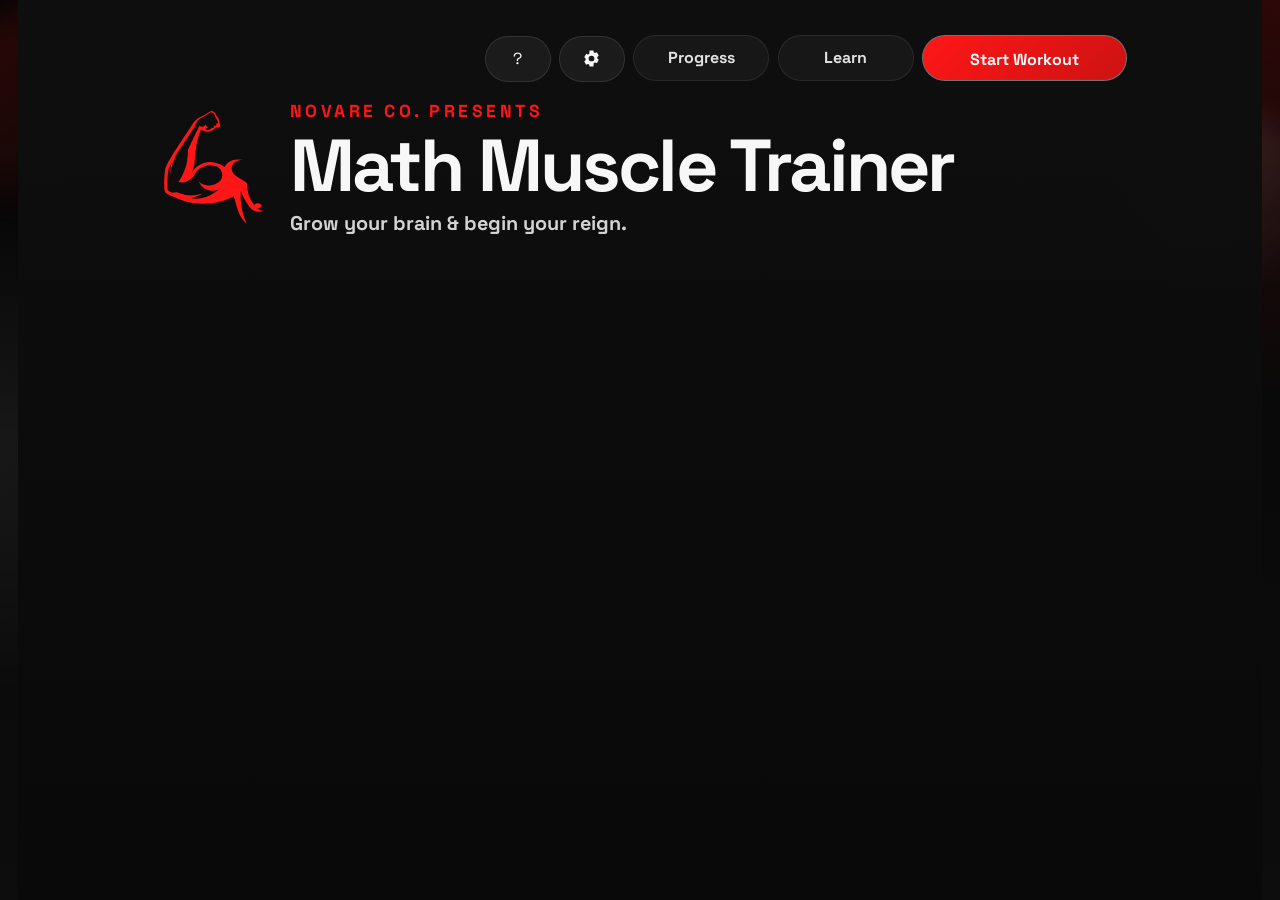
<file: docs/v7/index.html>
<!DOCTYPE html>
<html lang="en">
  <head>
    <meta charset="UTF-8" />
    <meta name="viewport" content="width=device-width, initial-scale=1.0" />
    <title>Math Muscle Trainer</title>
    <meta
      name="description"
      content="A strength-themed arithmetic trainer for addition, subtraction, multiplication, and division workouts with progress tracking and browser-saved streaks."
    />
    <link rel="preconnect" href="https://fonts.googleapis.com" />
    <link rel="preconnect" href="https://fonts.gstatic.com" crossorigin />
    <link
      href="https://fonts.googleapis.com/css2?family=Fraunces:opsz,wght@9..144,600;9..144,700&family=Space+Grotesk:wght@400;500;700&display=swap"
      rel="stylesheet"
    />
    <link rel="stylesheet" href="styles.css" />
  </head>
  <body>
    <div class="page-shell is-home-shell">
      <div class="ambient ambient-left"></div>
      <div class="ambient ambient-right"></div>

      <div class="app-shell">
      <div class="streak-banner" id="streakBanner" role="status" aria-live="polite">
        <p class="streak-banner-title" id="streakBannerTitle">&#128293; 0 Day Streak!</p>
        <p class="streak-banner-copy">You showed up again today.</p>
      </div>
      <header class="page-header">
        <section class="home-hero-block" aria-label="Main menu">
          <div class="home-hero-left">
            <div class="hero-copy home-hero-banner">
              <div class="hero-title-row">
                <span class="hero-mark" aria-hidden="true">
                  <svg viewBox="0 0 660 660" role="presentation">
                    <path
                      d="m 352.717,337.866 c 4.137,-3.621 8.274,-7.24 12.409,-10.86 10.312,-9.024 16.225,-22.057 16.225,-35.758 0,-13.7 -5.913,-26.732 -16.225,-35.758 -32.933,-28.822 -82.11,-28.822 -115.044,0 3.258,-4.739 6.516,-9.474 9.772,-14.215 23.14,-33.654 67.316,-45.489 104.182,-27.913 L 342.028,196.859 C 303.01,167.598 254.902,156.527 208.999,163.64 c 18.581,3.601 36.451,10.571 52.691,20.667 l 8.216,5.108 c -38.617,-14.338 -81.095,-14.338 -119.708,0 l -20.047,7.444 c -7.617,-1.021 -15.234,-2.045 -22.851,-3.066 -1.612,0.612 -3.216,1.225 -4.8,1.846 -4.085,1.608 -18.709,7.513 -20.891,11.345 -4.06,9.952 -2.269,52.304 -1.65,64.111 0.744,14.164 1.842,28.381 3.42,42.477 1.146,10.213 8.864,27.202 18.863,45.675 -3.092,-12.561 -5.116,-25.316 -6.034,-38.173 l -2.423,-33.937 3.221,20.625 c 5.869,31.433 15.824,62.246 29.684,91.905 l 2.378,5.088 c 8.898,14.221 16.969,26.532 21.855,34.02 16.276,24.946 32.965,49.607 49.389,74.456 9.074,13.729 18.146,27.459 27.217,41.189 0.172,0.258 0.342,0.515 0.514,0.774 0.141,0.274 0.284,0.547 0.426,0.821 8.241,15.894 14.096,36.851 29.989,45.093 19.032,9.871 39.392,22.154 57.453,33.702 1.507,0.961 17.804,-3.353 18.628,-4.94 3.362,-6.482 6.674,-16.711 10.614,-22.856 2.522,-3.931 6.221,-10.788 10.833,-19.348 4.608,-8.56 2.181,-16.468 -10.299,-11.945 10.271,-10.77 -4.782,-18.852 -13.725,-11.109 9.593,-9.934 -1.687,-19.059 -9.738,-11.23 1.289,-11.754 -18.657,-17.242 -31.168,-12.213 -3.046,1.225 -2.074,10.503 13.218,11.373 -7.456,2.581 -12.936,8.932 -13.059,18.131 -11.327,-16.491 -23.337,-17.942 -35.848,-8.374 -21.254,-44.32 -42.51,-88.64 -63.765,-132.96 2.146,-57.786 -13.152,-114.883 -43.903,-163.856 -2.732,-4.349 -5.465,-8.701 -8.198,-13.05 24.51,-6.434 50.594,0.557 68.606,18.38 4.758,4.709 9.515,9.418 14.273,14.128 2.677,4.389 5.353,8.778 8.027,13.165 25.585,41.957 77.883,58.296 122.31,39.76 m 144.787,38.45 c -10.956,0.297 -21.914,0.593 -32.871,0.888 -29.528,0.798 -56.999,-15.062 -71.071,-41.033 -7.698,4.201 -15.397,8.403 -23.094,12.605 -54.485,29.741 -122.717,11.456 -155.031,-41.541 3.704,12.368 7.408,24.734 11.112,37.098 2.962,29.021 5.922,58.042 8.882,87.063 3.822,37.436 13.623,74.017 29.034,108.347 5.131,-2.061 10.256,-4.123 15.387,-6.184 22.44,-9.019 48.145,-2.133 63.068,16.899 8.886,1.771 28.062,1.409 26.215,14.416 -1.851,13.008 -4.969,9.96 -3.111,19.323 1.858,9.361 -16.583,31.981 -24.872,47.971 -2.665,5.132 -7.359,8.909 -12.945,10.405 -5.581,1.495 -11.538,0.574 -16.409,-2.539 -17.621,-11.264 -35.739,-21.726 -54.304,-31.353 -19.107,-9.909 -34.683,-25.485 -44.593,-44.592 -9.074,-13.731 -18.146,-27.46 -27.22,-41.191 C 141.633,456.246 70.245,353.821 65.953,315.525 61.662,277.228 58.829,215.604 65.54,199.974 c 6.71,-15.628 39.298,-22.21 55.731,-31.095 94.239,-50.944 229.129,-45.173 323.369,5.771 5.331,-19.543 10.66,-39.086 15.992,-58.632 9.885,-36.249 28.982,-69.326 55.432,-96.014 -33.992,76.706 -36.588,141.542 -32.334,182.187 2.96,-6.809 5.921,-13.622 8.883,-20.432 10.272,-23.628 23.196,-46.011 38.521,-66.72 17.598,-23.779 49.278,-32.268 76.41,-20.473 -14.301,0.915 -25.087,5.464 -34.017,14.265 0.954,-0.092 1.931,-0.143 2.923,-0.143 11.103,0 20.102,6.066 20.102,13.548 0,7.481 -8.999,13.546 -20.102,13.546 -8.674,0 -16.063,-3.701 -18.881,-8.894 -26.052,32.879 -40.754,71.24 -40.081,118.835 -28.427,27.242 -84.839,38.939 -85.285,81.728 2.541,30.157 26.631,44.769 65.301,48.865"
                    />
                  </svg>
                </span>
                <div class="hero-text-block">
                  <div class="hero-top-row">
                    <p class="eyebrow">Novare Co. presents</p>
                  </div>
                  <h1>Math Muscle Trainer</h1>
                  <p class="hero-tagline">Grow your brain &amp; begin your reign.</p>
                </div>
              </div>
            </div>
          </div>
          <div class="home-hero-right">
            <div class="home-button-stack" aria-label="Primary">
              <button class="utility-button home-about-button" type="button" id="aboutButton" aria-label="Open about">
                ?
              </button>
              <button
                class="utility-button home-settings-button"
                type="button"
                id="optionsButton"
                aria-label="Open settings"
              >
                <svg viewBox="0 0 24 24" aria-hidden="true" role="presentation">
                  <path
                    d="M9.6 2h4.8l.54 2.44c.53.18 1.03.39 1.5.65l2.33-.94 2.4 4.16-1.8 1.73c.05.32.08.64.08.96s-.03.64-.08.96l1.8 1.73-2.4 4.16-2.33-.94c-.47.26-.97.47-1.5.65L14.4 22H9.6l-.54-2.44a8.494 8.494 0 0 1-1.5-.65l-2.33.94-2.4-4.16 1.8-1.73A6.89 6.89 0 0 1 4.56 13c0-.32.03-.64.08-.96l-1.8-1.73 2.4-4.16 2.33.94c.47-.26.97-.47 1.5-.65ZM12 8.4A3.6 3.6 0 1 0 12 15.6 3.6 3.6 0 0 0 12 8.4Z"
                  />
                </svg>
              </button>
              <button class="nav-button home-progress-button" type="button" data-view-target="progress">
                Progress
              </button>
              <button class="nav-button home-learn-button" type="button" data-view-target="techniques">
                Learn
              </button>
              <button class="primary-button home-start-button" type="button" data-view-target="setup">
                Start Workout
              </button>
            </div>
          </div>
          <div class="home-feedback-group" aria-label="Workout feedback">
            <div class="home-daily-group home-feedback-panel">
              <p class="home-feedback-label">Today's Progress</p>
              <p class="home-feedback-context">
                <span>Attempts</span>
                <span>Correct</span>
                <span>Accuracy</span>
              </p>
              <p class="home-daily-stats" id="homeDailyStats">
                <span class="home-stat-cell"><span class="home-stat-icon">&#10084;&#65039;</span><span class="home-stat-value">0</span></span>
                <span class="home-stat-cell"><span class="home-stat-icon">&#11088;</span><span class="home-stat-value">0</span></span>
                <span class="home-stat-cell"><span class="home-stat-icon">&#127919;</span><span class="home-stat-value">0%</span></span>
              </p>
            </div>
          </div>
          <div class="home-momentum-group home-feedback-panel">
            <p class="home-feedback-label">Recent Momentum</p>
            <div class="home-weekly-strip" id="homeWeeklyStrip" aria-label="Weekly workout tracker"></div>
          </div>
        </section>
      </header>
        <main class="screen-stage">
          <section class="screen" data-view="setup" id="setupScreen">
            <div class="focused-view-head">
              <div class="focused-view-kicker-row" aria-hidden="true">
                <p class="section-kicker">Skill to Train</p>
              </div>
              <button class="ghost-button" type="button" data-view-target="home" aria-label="Back to home">
                <svg viewBox="0 0 24 24" aria-hidden="true" role="presentation">
                  <path
                    d="M3 10.5 12 3l9 7.5v9a1.5 1.5 0 0 1-1.5 1.5h-5v-6h-5v6h-5A1.5 1.5 0 0 1 3 19.5v-9Z"
                    fill="currentColor"
                  />
                </svg>
              </button>
              <button class="utility-button global-options-button" type="button" data-open-options aria-label="Open settings">
                <svg viewBox="0 0 24 24" aria-hidden="true" role="presentation">
                  <path
                    d="M9.6 2h4.8l.54 2.44c.53.18 1.03.39 1.5.65l2.33-.94 2.4 4.16-1.8 1.73c.05.32.08.64.08.96s-.03.64-.08.96l1.8 1.73-2.4 4.16-2.33-.94c-.47.26-.97.47-1.5.65L14.4 22H9.6l-.54-2.44a8.494 8.494 0 0 1-1.5-.65l-2.33.94-2.4-4.16 1.8-1.73A6.89 6.89 0 0 1 4.56 13c0-.32.03-.64.08-.96l-1.8-1.73 2.4-4.16 2.33.94c.47-.26.97-.47 1.5-.65ZM12 8.4A3.6 3.6 0 1 0 12 15.6 3.6 3.6 0 0 0 12 8.4Z"
                  />
                </svg>
              </button>
            </div>
            <div class="screen-grid setup-grid">
              <section class="panel operation-panel" id="setupOperationPanel">
                <div class="section-heading compact">
                  <div>
                    <h2>Choose which operation to focus on.</h2>
                  </div>
                </div>

                <div
                  class="operation-choice-grid"
                  id="operationChoiceGrid"
                  role="radiogroup"
                  aria-label="Arithmetic operation"
                >
                  <label class="operation-choice">
                    <input type="radio" name="operation" value="addition" />
                    <span class="operation-choice-copy">
                      <strong>Addition</strong>
                      <span class="operation-choice-meta">
                        <button
                          class="operation-change-button is-hidden"
                          type="button"
                          data-operation-reset
                          aria-label="Change operation"
                        >
                          <span aria-hidden="true">&#10227;</span>
                          <span>Change</span>
                        </button>
                      </span>
                    </span>
                  </label>

                  <label class="operation-choice">
                    <input type="radio" name="operation" value="subtraction" />
                    <span class="operation-choice-copy">
                      <strong>Subtraction</strong>
                      <span class="operation-choice-meta">
                        <button
                          class="operation-change-button is-hidden"
                          type="button"
                          data-operation-reset
                          aria-label="Change operation"
                        >
                          <span aria-hidden="true">&#10227;</span>
                          <span>Change</span>
                        </button>
                      </span>
                    </span>
                  </label>

                  <label class="operation-choice">
                    <input type="radio" name="operation" value="multiplication" />
                    <span class="operation-choice-copy">
                      <strong>Multiplication</strong>
                      <span class="operation-choice-meta">
                        <button
                          class="operation-change-button is-hidden"
                          type="button"
                          data-operation-reset
                          aria-label="Change operation"
                        >
                          <span aria-hidden="true">&#10227;</span>
                          <span>Change</span>
                        </button>
                      </span>
                    </span>
                  </label>

                  <label class="operation-choice">
                    <input type="radio" name="operation" value="division" />
                    <span class="operation-choice-copy">
                      <strong>Division</strong>
                      <span class="operation-choice-meta">
                        <button
                          class="operation-change-button is-hidden"
                          type="button"
                          data-operation-reset
                          aria-label="Change operation"
                        >
                          <span aria-hidden="true">&#10227;</span>
                          <span>Change</span>
                        </button>
                      </span>
                    </span>
                  </label>
                </div>

                <div class="setup-step-shell" id="setupStepShell">
                  <div class="field option-field is-hidden setup-step-field" id="additionDifficultyField">
                    <span>Addition Difficulty</span>
                    <p class="field-hint">You can choose more than one.</p>
                    <div
                      class="choice-row choice-row-compact"
                      role="group"
                      aria-label="Addition difficulty"
                    >
                      <label class="choice-pill compact">
                        <input type="checkbox" name="additionDifficulty" value="easy" />
                        <span>Easy</span>
                      </label>
                      <label class="choice-pill compact">
                        <input type="checkbox" name="additionDifficulty" value="medium" />
                        <span>Medium</span>
                      </label>
                      <label class="choice-pill compact">
                        <input type="checkbox" name="additionDifficulty" value="hard" />
                        <span>Hard</span>
                      </label>
                    </div>
                  </div>

                  <div class="field option-field is-hidden setup-step-field" id="subtractionDifficultyField">
                    <span>Subtraction Difficulty</span>
                    <p class="field-hint">You can choose more than one.</p>
                    <div
                      class="choice-row choice-row-compact"
                      role="group"
                      aria-label="Subtraction difficulty"
                    >
                      <label class="choice-pill compact">
                        <input type="checkbox" name="subtractionDifficulty" value="easy" />
                        <span>Easy</span>
                      </label>
                      <label class="choice-pill compact">
                        <input type="checkbox" name="subtractionDifficulty" value="medium" />
                        <span>Medium</span>
                      </label>
                      <label class="choice-pill compact">
                        <input type="checkbox" name="subtractionDifficulty" value="hard" />
                        <span>Hard</span>
                      </label>
                    </div>
                  </div>

                  <div class="field option-field is-hidden setup-step-field" id="sessionTypeField">
                    <span>Workout Type</span>
                    <div
                      class="choice-row centered-choice workout-type-grid"
                      role="radiogroup"
                      aria-label="Workout type"
                    >
                      <label class="choice-pill session-choice">
                        <input type="radio" name="sessionType" value="timed" />
                        <span class="choice-pill-copy">
                          <strong>High Intensity Training</strong>
                          <small>(Timed)</small>
                        </span>
                      </label>

                      <label class="choice-pill session-choice">
                        <input type="radio" name="sessionType" value="question-goal" />
                        <span class="choice-pill-copy">
                          <strong>Target Reps</strong>
                          <small>(Attempt Goal)</small>
                        </span>
                      </label>

                      <label class="choice-pill session-choice">
                        <input type="radio" name="sessionType" value="endless" />
                        <span class="choice-pill-copy">
                          <strong>Free Training</strong>
                          <small>(Endless)</small>
                        </span>
                      </label>

                      <label class="choice-pill session-choice" id="isolationSessionChoice">
                        <input type="radio" name="sessionType" value="isolation" />
                        <span class="choice-pill-copy">
                          <strong>Isolation Training</strong>
                          <small>(Single Table Drill)</small>
                        </span>
                      </label>
                    </div>
                  </div>

                  <form id="settingsForm" class="settings-form setup-settings-form is-hidden">
                  <div class="field option-field">
                    <span>Workout Options</span>
                    <div class="setup-option-list">
                      <label class="toggle compact-toggle bare-toggle">
                        <span class="toggle-row">
                          <input id="adaptiveMode" type="checkbox" checked />
                          <span class="toggle-label">Targeted</span>
                          <span
                            class="tooltip-dot"
                            tabindex="0"
                            data-tooltip="Brings back the facts that still need reps."
                            aria-label="Targeted help"
                          >
                            ?
                          </span>
                        </span>
                      </label>

                      <label class="toggle compact-toggle bare-toggle" id="negativesToggleRow">
                        <span class="toggle-row">
                          <input id="negativesMode" type="checkbox" />
                          <span class="toggle-label">Negatives</span>
                          <span
                            class="tooltip-dot"
                            tabindex="0"
                            data-tooltip="Mix in positive and negative integers."
                            aria-label="Negatives help"
                          >
                            ?
                          </span>
                        </span>
                      </label>

                      <label class="toggle compact-toggle bare-toggle" id="additionRegroupingToggleRow">
                        <span class="toggle-row">
                          <input id="additionRegroupingMode" type="checkbox" checked />
                          <span class="toggle-label">Regrouping</span>
                          <span
                            class="tooltip-dot"
                            tabindex="0"
                            data-tooltip="Include carrying/regrouping facts in addition workouts."
                            aria-label="Regrouping help"
                          >
                            ?
                          </span>
                        </span>
                      </label>
                    </div>
                  </div>

                  <section class="field option-field extra-options-field">

                    <div class="field is-hidden" id="isolationField">
                      <span>Isolation Target</span>
                      <label class="field centered-field">
                        <span>Times table</span>
                        <select id="focusFactor">
                          <option value="1">x 1</option>
                          <option value="2">x 2</option>
                          <option value="3">x 3</option>
                          <option value="4">x 4</option>
                          <option value="5">x 5</option>
                          <option value="6">x 6</option>
                          <option value="7" selected>x 7</option>
                          <option value="8">x 8</option>
                          <option value="9">x 9</option>
                          <option value="10">x 10</option>
                          <option value="11">x 11</option>
                          <option value="12">x 12</option>
                        </select>
                      </label>

                      <div class="field-grid compact-field-grid isolation-range-grid">
                        <label class="field centered-field">
                          <span>Minimum</span>
                          <select id="minFactor">
                            <option value="1">1</option>
                            <option value="2" selected>2</option>
                            <option value="3">3</option>
                            <option value="4">4</option>
                            <option value="5">5</option>
                            <option value="6">6</option>
                            <option value="7">7</option>
                            <option value="8">8</option>
                            <option value="9">9</option>
                            <option value="10">10</option>
                            <option value="11">11</option>
                            <option value="12">12</option>
                          </select>
                        </label>

                        <label class="field centered-field">
                          <span>Maximum</span>
                          <select id="maxFactor">
                            <option value="1">1</option>
                            <option value="2">2</option>
                            <option value="3">3</option>
                            <option value="4">4</option>
                            <option value="5">5</option>
                            <option value="6">6</option>
                            <option value="7">7</option>
                            <option value="8">8</option>
                            <option value="9">9</option>
                            <option value="10">10</option>
                            <option value="11">11</option>
                            <option value="12" selected>12</option>
                          </select>
                        </label>
                      </div>
                    </div>

                    <div class="field is-hidden" id="freeTrainingField">
                      <span>Free Training Style</span>
                      <div
                        class="choice-row centered-choice"
                        role="radiogroup"
                        aria-label="Free training style"
                      >
                        <label class="choice-pill session-choice">
                          <input type="radio" name="freeTrainingMode" value="zen" checked />
                          <span class="choice-pill-copy">
                            <strong>Zen Mode</strong>
                            <small>(No Rules)</small>
                          </span>
                        </label>

                        <label class="choice-pill session-choice">
                          <input type="radio" name="freeTrainingMode" value="spar" />
                          <span class="choice-pill-copy">
                            <strong>Spar Mode</strong>
                            <small>(3 Mistake Knockout)</small>
                          </span>
                        </label>
                      </div>
                    </div>

                    <div class="field is-hidden" id="sparTimingField">
                      <span>Spar Round</span>
                      <div
                        class="choice-row choice-row-compact"
                        role="radiogroup"
                        aria-label="Spar round style"
                      >
                        <label class="choice-pill compact">
                          <input type="radio" name="sparTiming" value="untimed" checked />
                          <span>Untimed</span>
                        </label>

                        <label class="choice-pill compact">
                          <input type="radio" name="sparTiming" value="timed" />
                          <span>Timed</span>
                        </label>
                      </div>
                    </div>

                    <div class="field is-hidden" id="timeField">
                      <span>Workout Duration</span>
                      <div
                        class="choice-row choice-row-compact"
                        role="radiogroup"
                        aria-label="Workout duration"
                      >
                        <label class="choice-pill compact">
                          <input type="radio" name="timePreset" value="1" />
                          <span>1 min</span>
                        </label>

                        <label class="choice-pill compact">
                          <input type="radio" name="timePreset" value="3" checked />
                          <span>3 min</span>
                        </label>

                        <label class="choice-pill compact">
                          <input type="radio" name="timePreset" value="5" />
                          <span>5 min</span>
                        </label>

                        <label class="choice-pill compact">
                          <input type="radio" name="timePreset" value="custom" />
                          <span>Custom</span>
                        </label>
                      </div>

                      <label class="field centered-field nested-field is-hidden" id="timeCustomField">
                        <span>Custom minutes (1-60)</span>
                        <input id="timeCustom" type="number" min="1" max="60" value="8" />
                      </label>
                    </div>

                    <div class="field is-hidden" id="questionTargetField">
                      <span>Attempt Goal</span>
                      <div
                        class="choice-row choice-row-compact"
                        role="radiogroup"
                        aria-label="Attempt goal"
                      >
                        <label class="choice-pill compact">
                          <input type="radio" name="questionPreset" value="10" />
                          <span>10</span>
                        </label>

                        <label class="choice-pill compact">
                          <input type="radio" name="questionPreset" value="20" checked />
                          <span>20</span>
                        </label>

                        <label class="choice-pill compact">
                          <input type="radio" name="questionPreset" value="30" />
                          <span>30</span>
                        </label>

                        <label class="choice-pill compact">
                          <input type="radio" name="questionPreset" value="custom" />
                          <span>Custom</span>
                        </label>
                      </div>

                      <label
                        class="field centered-field nested-field is-hidden"
                        id="questionCustomField"
                      >
                        <span>Custom attempt goal (5-200)</span>
                        <input id="questionCustom" type="number" min="5" max="200" value="40" />
                      </label>
                    </div>
                  </section>

                  <div class="button-row setup-actions">
                    <button class="primary-button" type="submit" form="settingsForm" id="setupStartButton">
                      Start
                    </button>
            </div>
                </form>
                </div>
              </section>
            </div>
          </section>
          <section class="screen" data-view="techniques" id="techniquesScreen">
            <div class="focused-view-head">
              <div class="focused-view-kicker-row" aria-hidden="true">
                <p class="section-kicker">Learn</p>
              </div>
              <button class="ghost-button" type="button" data-view-target="home" aria-label="Back to home">
                <svg viewBox="0 0 24 24" aria-hidden="true" role="presentation">
                  <path
                    d="M3 10.5 12 3l9 7.5v9a1.5 1.5 0 0 1-1.5 1.5h-5v-6h-5v6h-5A1.5 1.5 0 0 1 3 19.5v-9Z"
                    fill="currentColor"
                  />
                </svg>
              </button>
              <button class="utility-button global-options-button" type="button" data-open-options aria-label="Open settings">
                <svg viewBox="0 0 24 24" aria-hidden="true" role="presentation">
                  <path
                    d="M9.6 2h4.8l.54 2.44c.53.18 1.03.39 1.5.65l2.33-.94 2.4 4.16-1.8 1.73c.05.32.08.64.08.96s-.03.64-.08.96l1.8 1.73-2.4 4.16-2.33-.94c-.47.26-.97.47-1.5.65L14.4 22H9.6l-.54-2.44a8.494 8.494 0 0 1-1.5-.65l-2.33.94-2.4-4.16 1.8-1.73A6.89 6.89 0 0 1 4.56 13c0-.32.03-.64.08-.96l-1.8-1.73 2.4-4.16 2.33.94c.47-.26.97-.47 1.5-.65ZM12 8.4A3.6 3.6 0 1 0 12 15.6 3.6 3.6 0 0 0 12 8.4Z"
                  />
                </svg>
              </button>
            </div>
            <section class="techniques-screen-panel">
              <div id="techniqueScreenShell"></div>
            </section>
          </section>

          <section class="screen" data-view="countdown" id="countdownScreen">
            <section class="panel countdown-panel">
              <p class="section-kicker">Get Ready</p>
              <p class="countdown-copy" id="countdownCopy">Type the answer to the times tables.</p>
              <p class="countdown-subcopy">Starting in...</p>
              <div class="countdown-number" id="countdownNumber" aria-live="assertive">3</div>
            </section>
          </section>

          <section class="screen" data-view="practice" id="practiceScreen">
            <section class="panel practice-panel">
              <div class="practice-topbar">
                <span class="session-badge" id="sessionBadge">Ready to train</span>
                <button class="ghost-button subtle-button" type="button" id="finishSessionButton">
                  End Workout
                </button>
            </div>

              <div class="hud-row">
                <div class="hud-card">
                  <span class="hud-label">Question Timer</span>
                  <span class="hud-value" id="questionTimer">0.0s</span>
                </div>

                <div class="hud-card">
                  <span class="hud-label">Workout Timer</span>
                  <span class="hud-value" id="sessionTimer">0:00</span>
                </div>

                <div class="hud-card">
                  <span class="hud-label">Questions Answered</span>
                  <span class="hud-value" id="practiceAttemptedCount">0</span>
                </div>
              </div>

              <div class="practice-progress-row">
                <div class="progress-track" id="progressTrack" aria-hidden="true">
                  <div class="progress-fill" id="progressFill"></div>
                </div>
                <div class="spar-strike-hud is-hidden" id="sparStrikeHud" aria-label="Spar strikes">
                  <span class="spar-strike-box" data-spar-strike-box="1" aria-hidden="true">X</span>
                  <span class="spar-strike-box" data-spar-strike-box="2" aria-hidden="true">X</span>
                  <span class="spar-strike-box" data-spar-strike-box="3" aria-hidden="true">X</span>
                </div>
                <span class="progress-text" id="progressText">0 answered</span>
              </div>
              <div class="combo-indicator" id="comboIndicator" aria-live="polite" aria-hidden="true">
                COMBO x0
              </div>

              <div class="problem-wrap minimalist">
                <div class="problem-text" id="problemText" aria-live="polite">Ready when you are.</div>
              </div>

              <form id="answerForm" class="answer-form" autocomplete="off">
                <button class="ghost-button" type="button" id="skipButton" disabled>
                  Skip
                </button>

                <label class="answer-field" for="answerInput">
                  <span class="sr-only">Your answer</span>
                  <input
                    id="answerInput"
                    type="text"
                    inputmode="numeric"
                    pattern="[0-9-]*"
                    autocapitalize="off"
                    autocorrect="off"
                    spellcheck="false"
                    enterkeyhint="done"
                    placeholder="Type your answer"
                    disabled
                  />
                  <span class="answer-status-icon" id="answerStatusIcon" aria-hidden="true"></span>
                </label>

                <button class="primary-button" type="submit" id="checkButton" disabled>
                  Check
                </button>
              </form>

              <div class="practice-keypad is-hidden" id="practiceKeypad" aria-label="Number pad">
                <button class="ghost-button" type="button" data-keypad-key="7">7</button>
                <button class="ghost-button" type="button" data-keypad-key="8">8</button>
                <button class="ghost-button" type="button" data-keypad-key="9">9</button>
                <button class="ghost-button" type="button" data-keypad-key="4">4</button>
                <button class="ghost-button" type="button" data-keypad-key="5">5</button>
                <button class="ghost-button" type="button" data-keypad-key="6">6</button>
                <button class="ghost-button" type="button" data-keypad-key="1">1</button>
                <button class="ghost-button" type="button" data-keypad-key="2">2</button>
                <button class="ghost-button" type="button" data-keypad-key="3">3</button>
                <button class="ghost-button keypad-sign-toggle" type="button" data-keypad-key="sign">
                  &#177;
                </button>
                <button class="ghost-button" type="button" data-keypad-key="0">0</button>
                <button class="ghost-button" type="button" data-keypad-key="backspace">&#9003;</button>
            </div>

              <p class="feedback" id="feedback" aria-live="polite"></p>
            </section>
          </section>

          <section class="screen" data-view="results" id="resultsScreen">
            <div class="focused-view-head">
              <button class="ghost-button" type="button" data-view-target="home" aria-label="Back to home">
                <svg viewBox="0 0 24 24" aria-hidden="true" role="presentation">
                  <path
                    d="M3 10.5 12 3l9 7.5v9a1.5 1.5 0 0 1-1.5 1.5h-5v-6h-5v6h-5A1.5 1.5 0 0 1 3 19.5v-9Z"
                    fill="currentColor"
                  />
                </svg>
              </button>
              <button class="utility-button global-options-button" type="button" data-open-options aria-label="Open settings">
                <svg viewBox="0 0 24 24" aria-hidden="true" role="presentation">
                  <path
                    d="M9.6 2h4.8l.54 2.44c.53.18 1.03.39 1.5.65l2.33-.94 2.4 4.16-1.8 1.73c.05.32.08.64.08.96s-.03.64-.08.96l1.8 1.73-2.4 4.16-2.33-.94c-.47.26-.97.47-1.5.65L14.4 22H9.6l-.54-2.44a8.494 8.494 0 0 1-1.5-.65l-2.33.94-2.4-4.16 1.8-1.73A6.89 6.89 0 0 1 4.56 13c0-.32.03-.64.08-.96l-1.8-1.73 2.4-4.16 2.33.94c.47-.26.97-.47 1.5-.65ZM12 8.4A3.6 3.6 0 1 0 12 15.6 3.6 3.6 0 0 0 12 8.4Z"
                  />
                </svg>
              </button>
            </div>
            <section class="carousel-panel results-screen-panel">
              <div class="carousel-shell-head carousel-shell-head-kicker-nav" aria-hidden="true"></div>
              <div class="carousel-actions carousel-actions-floating" aria-hidden="true">
                <div class="carousel-position-indicator" id="resultsCarouselIndicator" aria-live="polite"></div>
              </div>

              <div class="results-carousel">
                <section class="results-slide is-active" data-results-slide="summary" data-carousel-kicker="Workout Summary">
                  <div class="slide-heading">
                    <div class="carousel-inline-nav-row">
                      <button class="carousel-inline-nav-button" type="button" data-carousel-target="results" data-carousel-shift="-1" aria-label="Previous results panel">&#8249;</button>
                      <p class="slide-subtitle carousel-inline-kicker">Workout Summary</p>
                      <button class="carousel-inline-nav-button" type="button" data-carousel-target="results" data-carousel-shift="1" aria-label="Next results panel">&#8250;</button>
            </div>
                    <h2 id="resultsTitle">Great job on showing up today.</h2>
                  </div>

                  <div class="stats-grid results-stats">
                    <div class="stat-block">
                      <span class="stat-value" id="resultQuestions">0</span>
                      <span class="stat-label">Answered</span>
                    </div>

                    <div class="stat-block">
                      <span class="stat-value" id="resultCorrect">0</span>
                      <span class="stat-label">Correct</span>
                    </div>

                    <div class="stat-block">
                      <span class="stat-value" id="resultAccuracy">0%</span>
                      <span class="stat-label">Accuracy</span>
                    </div>

                    <div class="stat-block">
                      <span class="stat-value" id="resultPace">-</span>
                      <span class="stat-label">Average Pace</span>
                    </div>

                    <div class="stat-block">
                      <span class="stat-value" id="resultBestStreak">0</span>
                      <span class="stat-label">Best Streak</span>
                    </div>

                    <div class="stat-block">
                      <span class="stat-value" id="resultSkipped">0</span>
                      <span class="stat-label">Skipped</span>
                    </div>
                  </div>

                  <div class="button-row results-actions">
                    <button class="primary-button" type="button" id="repeatSessionButton">
                      Repeat Workout
                    </button>
                    <button class="ghost-button" type="button" data-view-target="setup">
                      Adjust Workout
                    </button>
            </div>
                </section>

                <section class="results-slide" data-results-slide="tracker" data-carousel-kicker="Workout Tracker">
                  <div class="tracker-layout">
                    <div class="tracker-left-column">
                      <div class="tracker-slide-head tracker-title-block">
                        <div class="carousel-inline-nav-row">
                          <button class="carousel-inline-nav-button" type="button" data-carousel-target="results" data-carousel-shift="-1" aria-label="Previous results panel">&#8249;</button>
                          <p class="section-kicker carousel-inline-kicker">Workout Tracker</p>
                          <button class="carousel-inline-nav-button" type="button" data-carousel-target="results" data-carousel-shift="1" aria-label="Next results panel">&#8250;</button>
            </div>
                        <h2>This month</h2>
                      </div>

                      <aside class="tracker-side-panel">
                        <div class="tracker-stat-grid">
                          <div class="stat-block compact-stat">
                            <span class="stat-value" id="resultsCurrentPracticeStreak">0</span>
                            <span class="stat-label">Current Streak</span>
                          </div>

                          <div class="stat-block compact-stat">
                            <span class="stat-value" id="resultsBestPracticeDayStreak">0</span>
                            <span class="stat-label">Best Streak</span>
                          </div>
                        </div>

                        <div class="tracker-mini-grid">
                          <div class="tracker-mini-card">
                            <span class="tracker-mini-value" id="resultsMonthSessions">0</span>
                            <span class="tracker-mini-label">Workouts</span>
                          </div>
                          <div class="tracker-mini-card">
                            <span class="tracker-mini-value" id="resultsMonthHearts">0</span>
                            <span class="tracker-mini-label">Hearts</span>
                          </div>
                          <div class="tracker-mini-card">
                            <span class="tracker-mini-value" id="resultsMonthStars">0</span>
                            <span class="tracker-mini-label">Stars</span>
                          </div>
                        </div>
                      </aside>
                    </div>

                    <div class="tracker-calendar-wrap">
                      <div class="tracker-calendar-head">
                        <span class="preview-label">Month</span>
                        <div class="calendar-nav">
                          <button
                            class="calendar-nav-button"
                            type="button"
                            id="resultsMonthPrevButton"
                            aria-label="Previous workout month"
                          >
                            &#8249;
                          </button>
                          <span class="section-note month-label" id="resultsMonthLabel">April 2026</span>
                          <button
                            class="calendar-nav-button"
                            type="button"
                            id="resultsMonthNextButton"
                            aria-label="Next workout month"
                          >
                            &#8250;
                          </button>
            </div>
                      </div>
                      <div class="calendar-weekdays compact" aria-hidden="true">
                        <span>Sun</span>
                        <span>Mon</span>
                        <span>Tue</span>
                        <span>Wed</span>
                        <span>Thu</span>
                        <span>Fri</span>
                        <span>Sat</span>
                      </div>
                      <div class="calendar-grid compact" id="resultsCalendarGrid"></div>
                    </div>
                  </div>
                </section>

                <section class="results-slide" data-results-slide="focus" data-carousel-kicker="Next Focus">
                  <div class="slide-heading">
                    <div class="carousel-inline-nav-row">
                      <button class="carousel-inline-nav-button" type="button" data-carousel-target="results" data-carousel-shift="-1" aria-label="Previous results panel">&#8249;</button>
                      <p class="section-kicker carousel-inline-kicker">Next Focus</p>
                      <button class="carousel-inline-nav-button" type="button" data-carousel-target="results" data-carousel-shift="1" aria-label="Next results panel">&#8250;</button>
            </div>
                    <h2>Where to build next</h2>
                  </div>

                  <div class="focus-columns">
                    <section class="focus-panel focus-column">
                      <h3 class="focus-panel-title">Positive Progress</h3>
                      <div class="focus-card-grid single-column-grid" id="resultsWinsList"></div>
                    </section>

                    <section class="focus-panel focus-column">
                      <h3 class="focus-panel-title">Priority Targets</h3>
                      <div class="focus-card-grid single-column-grid" id="resultsPriorityList"></div>
                    </section>

                    <section class="focus-panel focus-column">
                      <h3 class="focus-panel-title">Growth Opportunities</h3>
                      <div class="focus-card-grid single-column-grid" id="resultsGrowthList"></div>
                    </section>
                  </div>
                </section>
              </div>
            </section>
          </section>

          <section class="screen" data-view="progress" id="progressScreen">
            <div class="focused-view-head">
              <div class="focused-view-kicker-row" aria-hidden="true">
                <p class="section-kicker" id="progressCarouselKickerLabel">Workout Log</p>
              </div>
              <button class="ghost-button" type="button" data-view-target="home" aria-label="Back to home">
                <svg viewBox="0 0 24 24" aria-hidden="true" role="presentation">
                  <path
                    d="M3 10.5 12 3l9 7.5v9a1.5 1.5 0 0 1-1.5 1.5h-5v-6h-5v6h-5A1.5 1.5 0 0 1 3 19.5v-9Z"
                    fill="currentColor"
                  />
                </svg>
              </button>
              <button class="utility-button global-options-button" type="button" data-open-options aria-label="Open settings">
                <svg viewBox="0 0 24 24" aria-hidden="true" role="presentation">
                  <path
                    d="M9.6 2h4.8l.54 2.44c.53.18 1.03.39 1.5.65l2.33-.94 2.4 4.16-1.8 1.73c.05.32.08.64.08.96s-.03.64-.08.96l1.8 1.73-2.4 4.16-2.33-.94c-.47.26-.97.47-1.5.65L14.4 22H9.6l-.54-2.44a8.494 8.494 0 0 1-1.5-.65l-2.33.94-2.4-4.16 1.8-1.73A6.89 6.89 0 0 1 4.56 13c0-.32.03-.64.08-.96l-1.8-1.73 2.4-4.16 2.33.94c.47-.26.97-.47 1.5-.65ZM12 8.4A3.6 3.6 0 1 0 12 15.6 3.6 3.6 0 0 0 12 8.4Z"
                  />
                </svg>
              </button>
            </div>
            <section class="carousel-panel progress-screen-panel">
              <div class="carousel-shell-head carousel-shell-head-kicker-nav" aria-hidden="true"></div>
              <div class="carousel-actions carousel-actions-floating" aria-hidden="true">
                <div class="carousel-position-indicator" id="progressCarouselIndicator" aria-live="polite"></div>
              </div>

              <div class="progress-carousel">
                <section class="progress-slide is-active" data-progress-slide="overview" data-carousel-kicker="Workout Log">
                  <div class="slide-heading slide-heading-with-filter">
                    <div>
                      <h2>Your progress so far</h2>
                    </div>
                    <div class="fact-carousel-selector progress-inline-selector" aria-label="Workout log operation">
                      <button class="fact-range-button" id="overviewOperationPrevButton" type="button" aria-label="Previous workout log operation">&#8249;</button>
                      <span class="fact-carousel-label" id="overviewOperationLabel">All Operations</span>
                      <button class="fact-range-button" id="overviewOperationNextButton" type="button" aria-label="Next workout log operation">&#8250;</button>
                    </div>
                    <label class="records-filter progress-filter is-visually-hidden">
                      <span class="sr-only">Workout log operation</span>
                      <select id="overviewOperationFilter">
                        <option value="all">All Operations</option>
                        <option value="multiplication">Multiplication</option>
                        <option value="addition">Addition</option>
                        <option value="subtraction">Subtraction</option>
                        <option value="division">Division</option>
                      </select>
                    </label>
                  </div>

                  <div class="stats-grid">
                    <div class="stat-block">
                      <span class="stat-value" id="overallAnswered">0</span>
                      <span class="stat-label">Facts Attempted</span>
                    </div>

                    <div class="stat-block">
                      <span class="stat-value" id="overallAccuracy">0%</span>
                      <span class="stat-label">Accuracy</span>
                    </div>

                    <div class="stat-block">
                      <span class="stat-value" id="overallBestStreak">0</span>
                      <span class="stat-label">Best Fact Streak</span>
                    </div>

                    <div class="stat-block">
                      <span class="stat-value" id="overallBestPace">-</span>
                      <span class="stat-label">Fastest Avg</span>
                    </div>

                    <div class="stat-block">
                      <span class="stat-value" id="overallWorkoutCount">0</span>
                      <span class="stat-label">Workouts Completed</span>
                    </div>

                    <div class="stat-block">
                      <span class="stat-value" id="overallBestDayAttempts">0</span>
                      <span class="stat-label">Most Attempts in a Day</span>
                    </div>
                  </div>
                </section>

                <section class="progress-slide" data-progress-slide="tracker" data-carousel-kicker="Workout Tracker">
                  <div class="tracker-layout">
                    <div class="tracker-left-column">
                      <div class="tracker-slide-head tracker-title-block">
                        <h2 class="stacked-heading">
                          <span>Every.</span>
                          <span>Moment.</span>
                          <span>Counts.</span>
                        </h2>
                      </div>

                      <aside class="tracker-side-panel">
                        <div class="tracker-stat-grid">
                          <div class="stat-block compact-stat">
                            <span class="stat-value" id="currentPracticeStreak">0</span>
                            <span class="stat-label">Current Streak</span>
                          </div>

                          <div class="stat-block compact-stat">
                            <span class="stat-value" id="bestPracticeDayStreak">0</span>
                            <span class="stat-label">Best Streak</span>
                          </div>
                        </div>

                        <div class="tracker-mini-grid">
                          <div class="tracker-mini-card">
                            <span class="tracker-mini-value" id="progressMonthSessions">0</span>
                            <span class="tracker-mini-label">Workouts</span>
                          </div>
                          <div class="tracker-mini-card">
                            <span class="tracker-mini-value" id="progressMonthHearts">0</span>
                            <span class="tracker-mini-label">Hearts</span>
                          </div>
                          <div class="tracker-mini-card">
                            <span class="tracker-mini-value" id="progressMonthStars">0</span>
                            <span class="tracker-mini-label">Stars</span>
                          </div>
                        </div>
                      </aside>
                    </div>

                    <div class="tracker-calendar-wrap">
                      <div class="tracker-calendar-head">
                        <span class="preview-label">Month</span>
                        <div class="calendar-nav">
                          <button
                            class="calendar-nav-button"
                            type="button"
                            id="progressMonthPrevButton"
                            aria-label="Previous workout month"
                          >
                            &#8249;
                          </button>
                          <span class="section-note month-label" id="currentMonthLabel">April 2026</span>
                          <button
                            class="calendar-nav-button"
                            type="button"
                            id="progressMonthNextButton"
                            aria-label="Next workout month"
                          >
                            &#8250;
                          </button>
            </div>
                      </div>
                      <div class="calendar-weekdays" aria-hidden="true">
                        <span>Sun</span>
                        <span>Mon</span>
                        <span>Tue</span>
                        <span>Wed</span>
                        <span>Thu</span>
                        <span>Fri</span>
                        <span>Sat</span>
                      </div>
                      <div class="calendar-grid" id="calendarGrid"></div>
                    </div>
                  </div>
                </section>

                <section class="progress-slide" data-progress-slide="facts" data-carousel-kicker="Fact Tracker">
                  <div class="slide-heading slide-heading-with-filter">
                    <div class="facts-header-content">
                      <h2 id="factsSlideTitle">Track the development of your skills.</h2>
                      <p class="section-note tracker-action-hint" id="trackerActionHint">Click a category to train it.</p>
                      <div class="facts-selector-row" id="factsSelectorRow" aria-label="Fact tracker controls">
                        <div class="fact-carousel-selector" id="factOperationSelector" aria-label="Fact tracker operation">
                          <button class="fact-range-button" id="factOperationPrevButton" type="button" aria-label="Previous operation">&#8249;</button>
                          <span class="fact-carousel-label" id="factOperationLabel">Multiplication</span>
                          <button class="fact-range-button" id="factOperationNextButton" type="button" aria-label="Next operation">&#8250;</button>
                        </div>
                        <div class="fact-carousel-selector" id="factDetailSelector" aria-label="Fact tracker detail">
                          <button class="fact-range-button" id="factDetailPrevButton" type="button" aria-label="Previous detail view">&#8249;</button>
                          <span class="fact-carousel-label" id="factDetailLabel">Overall</span>
                          <button class="fact-range-button" id="factDetailNextButton" type="button" aria-label="Next detail view">&#8250;</button>
                        </div>
                        <div class="fact-range-nav fact-carousel-selector" id="factRangeNav" aria-label="Fact tracker range">
                          <button class="fact-range-button" id="factRangePrevButton" type="button" aria-label="Show previous fact range">&#8249;</button>
                          <span class="fact-carousel-label" id="factRangeLabel">x 1 - x 6</span>
                          <button class="fact-range-button" id="factRangeNextButton" type="button" aria-label="Show next fact range">&#8250;</button>
                        </div>
                      </div>
                      <label class="records-filter facts-filter is-visually-hidden">
                        <span class="sr-only">Fact tracker operation</span>
                        <select id="factOperationFilter">
                          <option value="multiplication">Multiplication</option>
                          <option value="addition">Addition</option>
                          <option value="subtraction">Subtraction</option>
                          <option value="division">Division</option>
                        </select>
                      </label>
                      <label class="records-filter facts-filter is-visually-hidden">
                        <span class="sr-only">Fact tracker view</span>
                        <select id="factDetailFilter"></select>
                      </label>
            </div>
                  </div>

                  <div class="table-grid" id="tableGrid"></div>
                </section>

                <section class="progress-slide" data-progress-slide="focus" data-carousel-kicker="Next Focus">
                  <div class="slide-heading slide-heading-with-filter">
                    <div>
                      <h2>Where to build next</h2>
                    </div>
                    <div class="fact-carousel-selector progress-inline-selector" aria-label="Next focus operation">
                      <button class="fact-range-button" id="focusOperationPrevButton" type="button" aria-label="Previous focus operation">&#8249;</button>
                      <span class="fact-carousel-label" id="focusOperationLabel">All Operations</span>
                      <button class="fact-range-button" id="focusOperationNextButton" type="button" aria-label="Next focus operation">&#8250;</button>
                    </div>
                    <label class="records-filter progress-filter is-visually-hidden">
                      <span class="sr-only">Next focus operation</span>
                      <select id="focusOperationFilter">
                        <option value="all">All Operations</option>
                        <option value="multiplication">Multiplication</option>
                        <option value="addition">Addition</option>
                        <option value="subtraction">Subtraction</option>
                        <option value="division">Division</option>
                      </select>
                    </label>
                  </div>

                  <div class="focus-columns">
                    <section class="focus-panel focus-column">
                      <h3 class="focus-panel-title">Positive Progress</h3>
                      <div class="focus-card-grid single-column-grid" id="progressWinsList"></div>
                    </section>

                    <section class="focus-panel focus-column">
                      <h3 class="focus-panel-title">Priority Targets</h3>
                      <div class="focus-card-grid single-column-grid" id="progressPriorityList"></div>
                    </section>

                    <section class="focus-panel focus-column">
                      <h3 class="focus-panel-title">Growth Opportunities</h3>
                      <div class="focus-card-grid single-column-grid" id="progressGrowthList"></div>
                    </section>
                  </div>
                </section>

                <section class="progress-slide" data-progress-slide="coach" data-carousel-kicker="Coach Notes">
                  <div class="slide-heading slide-heading-with-filter">
                    <div>
                      <h2>What to practice next</h2>
                    </div>
                    <div class="fact-carousel-selector progress-inline-selector" aria-label="Coach notes operation">
                      <button class="fact-range-button" id="coachOperationPrevButton" type="button" aria-label="Previous coach operation">&#8249;</button>
                      <span class="fact-carousel-label" id="coachOperationLabel">All Operations</span>
                      <button class="fact-range-button" id="coachOperationNextButton" type="button" aria-label="Next coach operation">&#8250;</button>
                    </div>
                    <label class="records-filter progress-filter is-visually-hidden">
                      <span class="sr-only">Coach notes operation</span>
                      <select id="coachOperationFilter">
                        <option value="all">All Operations</option>
                        <option value="multiplication">Multiplication</option>
                        <option value="addition">Addition</option>
                        <option value="subtraction">Subtraction</option>
                        <option value="division">Division</option>
                      </select>
                    </label>
                  </div>

                  <div class="coach-card" id="coachTip"></div>
                </section>

                <section class="progress-slide" data-progress-slide="records" data-carousel-kicker="Workout Records">
                  <div class="slide-heading slide-heading-with-filter">
                    <div>
                      <h2>How your workouts are stacking up</h2>
                    </div>
                    <div class="facts-selector-row records-selector-row" id="recordsSelectorRow">
                      <div class="fact-carousel-selector progress-inline-selector" aria-label="Records operation">
                        <button class="fact-range-button" id="recordsOperationPrevButton" type="button" aria-label="Previous records operation">&#8249;</button>
                        <span class="fact-carousel-label" id="recordsOperationLabel">All Operations</span>
                        <button class="fact-range-button" id="recordsOperationNextButton" type="button" aria-label="Next records operation">&#8250;</button>
                      </div>
                      <div class="fact-carousel-selector progress-inline-selector" id="recordsModeSelector" aria-label="Personal best mode">
                        <button class="fact-range-button" id="recordsModePrevButton" type="button" aria-label="Previous records mode">&#8249;</button>
                        <span class="fact-carousel-label" id="recordsModeLabel">Overall</span>
                        <button class="fact-range-button" id="recordsModeNextButton" type="button" aria-label="Next records mode">&#8250;</button>
                      </div>
                      <label class="records-filter is-visually-hidden">
                        <span class="sr-only">Records operation</span>
                        <select id="recordsOperationSelect">
                          <option value="all">All Operations</option>
                          <option value="multiplication">Multiplication</option>
                          <option value="addition">Addition</option>
                          <option value="subtraction">Subtraction</option>
                          <option value="division">Division</option>
                        </select>
                      </label>
                      <label class="records-filter is-visually-hidden">
                        <span class="sr-only">Personal best mode</span>
                        <select id="recordsModeSelect"></select>
                      </label>
                    </div>
                  </div>

                  <div class="focus-split records-split">
                    <section class="focus-panel">
                      <div class="records-panel-head">
                        <h3 class="focus-panel-title">Personal Bests</h3>
                      </div>
                      <div class="focus-card-grid single-column-grid" id="personalBestsList"></div>
                    </section>

                    <section class="focus-panel">
                      <div class="records-panel-head">
                        <h3 class="focus-panel-title">Recent Workouts</h3>
                      </div>
                      <div class="focus-card-grid single-column-grid" id="recentWorkoutsList"></div>
                    </section>
                  </div>
                </section>
              </div>
            </section>
          </section>
        </main>

        <div class="app-page-indicator is-hidden" id="appPageIndicator" aria-live="polite"></div>
      </div>

      <dialog class="options-dialog" id="optionsDialog">
        <div class="options-dialog-head">
          <div>
            <p class="section-kicker">Options</p>
            <h2>Visual Settings</h2>
          </div>
          <button class="carousel-button" type="button" id="optionsCloseButton" aria-label="Close options">
            &#10005;
          </button>
            </div>

        <div class="options-stack">
          <button class="ghost-button options-reset-button" type="button" id="resetProgressButton">
            Reset Saved Progress
          </button>

          <section class="options-card">
            <p class="section-kicker">Appearance</p>
            <label class="field">
              <span>Color Palette</span>
              <select id="themeSelect">
                <option value="original">Original</option>
                <option value="sunny-beach-day">Sunny Beach Day</option>
                <option value="jungle">Jungle</option>
                <option value="aang">Aang</option>
                <option value="solo-leveling">Solo Leveling</option>
                <option value="mudkip">Mudkip</option>
              </select>
            </label>
            <label class="field">
              <span>Color Mode</span>
              <select id="colorModeSelect">
                <option value="dark">Dark</option>
                <option value="light">Light</option>
              </select>
            </label>
            <label class="field">
              <span>Number Pad</span>
              <select id="keypadPreferenceOptionsSelect">
                <option value="auto">Auto (touch devices)</option>
                <option value="always-on">Always on</option>
                <option value="always-off">Always off</option>
              </select>
            </label>
          </section>
        </div>
      </dialog>

      <dialog class="options-dialog" id="aboutDialog">
        <div class="options-dialog-head">
          <div>
            <p class="section-kicker">About</p>
            <h2>App Notes</h2>
          </div>
          <button class="carousel-button" type="button" id="aboutCloseButton" aria-label="Close about">
            &#10005;
          </button>
            </div>

        <div class="options-stack">
          <section class="options-card">
            <p class="section-kicker">Version</p>
            <p class="options-copy"><strong id="appVersion">v0.10.0</strong></p>
          </section>

          <section class="options-card">
            <p class="section-kicker">Logs</p>
            <ul class="options-list">
              <li>Added dark/light mode plus palette controls in Options.</li>
              <li>Results and Progress carousels now support swipe gestures and position indicators.</li>
              <li>Setup operation cards now include a reset-style `Change` action.</li>
              <li>Number pad no longer disables keyboard input and now includes a sign toggle.</li>
            </ul>
          </section>

          <section class="options-card">
            <p class="section-kicker">Roadmap</p>
            <p class="options-copy">
              Subtraction and division modes, richer lesson interactivity, stronger rewards clarity, and milestone celebrations are next on the roadmap.
            </p>
          </section>
        </div>
      </dialog>

      <dialog class="options-dialog confirm-dialog" id="endWorkoutDialog">
        <div class="options-dialog-head">
          <div>
            <p class="section-kicker">End Workout</p>
            <h2 id="endWorkoutDialogTitle">End workout?</h2>
          </div>
        </div>

        <div class="options-stack">
          <p class="options-copy" id="endWorkoutDialogCopy">
            Your results will be saved and this workout will finish.
          </p>
          <div class="button-row confirm-actions">
            <button class="ghost-button" type="button" id="cancelEndWorkoutButton">
              Keep Going
            </button>
            <button class="primary-button" type="button" id="confirmEndWorkoutButton">
              <span id="endWorkoutDialogConfirmLabel">End Workout</span>
            </button>
            </div>
        </div>
      </dialog>

      <dialog class="options-dialog confirm-dialog" id="exitTechniqueDialog">
        <div class="options-dialog-head">
          <div>
            <p class="section-kicker">Exit Lesson</p>
            <h2>Leave this technique?</h2>
          </div>
        </div>

        <div class="options-stack">
          <p class="options-copy">
            You can come back later. This lesson will restart from the beginning next time.
          </p>
          <div class="button-row confirm-actions">
            <button class="ghost-button" type="button" id="cancelExitTechniqueButton">
              Keep Learning
            </button>
            <button class="primary-button" type="button" id="confirmExitTechniqueButton">
              Exit Lesson
            </button>
            </div>
        </div>
      </dialog>
    </div>

    <script src="js/app-core.js"></script>
    <script src="js/app-techniques.js"></script>
    <script src="js/app-practice.js"></script>
    <script src="js/app-progress.js"></script>
    <script src="js/app-init.js"></script>
  </body>
</html>
</file>
<file: styles.css>
:root {
  --app-frame-max-width: 1194px;
  --app-frame-target-width: 1194;
  --app-frame-target-height: 834;
  --app-frame-aspect-ratio: 1194 / 834;
  --app-shell-padding: clamp(0.9rem, 1.5vw, 1.25rem);
  --bg: #050505;
  --bg-soft: #0d0d0d;
  --surface: rgba(16, 16, 16, 0.94);
  --surface-strong: rgba(24, 24, 24, 0.98);
  --panel: rgba(19, 19, 19, 0.9);
  --stroke: rgba(255, 255, 255, 0.1);
  --stroke-strong: rgba(255, 255, 255, 0.18);
  --text: #f7f7f7;
  --muted: #b0b0b0;
  --accent-rgb: 255, 23, 23;
  --accent-strong-rgb: 204, 18, 18;
  --accent: #ff1717;
  --accent-strong: #cc1212;
  --accent-soft: rgba(var(--accent-rgb), 0.14);
  --steel: #a6a6a6;
  --steel-soft: rgba(166, 166, 166, 0.16);
  --brass: #d7d7d7;
  --brass-deep: #f3f3f3;
  --attempt-fill: rgba(var(--accent-rgb), 0.2);
  --attempt-fill-strong: rgba(var(--accent-rgb), 0.52);
  --accuracy-fill: rgba(232, 190, 79, 0.2);
  --accuracy-fill-strong: rgba(232, 190, 79, 0.54);
  --gold: #ffd55f;
  --gold-soft: rgba(232, 190, 79, 0.16);
  --success: #7ce1a6;
  --danger: #ff6a6a;
  --technique-factor-color: #99cfff;
  --technique-zero-color: #ffd86b;
  --shadow: 0 24px 60px rgba(0, 0, 0, 0.46);
  --radius: 28px;
  --ambient-left-rgb: 255, 23, 23;
  --ambient-right-rgb: 255, 255, 255;
  --carousel-button-size: 50px;
  --calendar-button-size: 44px;
  --carousel-nav-bleed: 44px;
  --bg-layer-1: var(--bg);
  --bg-layer-2: var(--bg-soft);
  --surface-1: var(--surface);
  --surface-2: var(--surface-strong);
  --border-subtle: var(--stroke);
  --border-strong: var(--stroke-strong);
  --shadow-soft: 0 12px 28px rgba(0, 0, 0, 0.2);
  --shadow-medium: var(--shadow);
  --glow-accent: rgba(var(--accent-rgb), 0.24);
  --glow-success: rgba(124, 225, 166, 0.2);
  --glow-danger: rgba(255, 106, 106, 0.2);
  --control-radius: 18px;
  --control-radius-pill: 999px;
  --control-surface: rgba(255, 255, 255, 0.055);
  --control-surface-strong: rgba(255, 255, 255, 0.082);
  --control-surface-active: rgba(var(--accent-rgb), 0.16);
  --control-border: rgba(255, 255, 255, 0.13);
  --control-border-strong: rgba(255, 255, 255, 0.2);
  --hero-surface:
    radial-gradient(circle at top right, rgba(var(--accent-rgb), 0.16), transparent 42%),
    linear-gradient(165deg, rgba(20, 20, 20, 0.96), rgba(12, 12, 12, 0.92));
  --interactive-lift: translateY(-2px);
  --interactive-duration: 140ms;
  --home-action-height: 46px;
  --top-ui-offset: clamp(0.55rem, 1.8vh, 0.95rem);
  --app-content-max-width: 980px;
  --carousel-label-width: 24ch;
  --selector-chip-width: 18ch;
}

body[data-theme="sunny-beach-day"] {
  --bg: #07161b;
  --bg-soft: #102129;
  --surface: rgba(14, 25, 31, 0.94);
  --surface-strong: rgba(22, 35, 42, 0.98);
  --panel: rgba(14, 24, 30, 0.92);
  --stroke: rgba(220, 196, 153, 0.2);
  --stroke-strong: rgba(220, 196, 153, 0.32);
  --text: #f8f2e7;
  --muted: #c9bca7;
  --accent-rgb: 225, 154, 95;
  --accent-strong-rgb: 217, 108, 82;
  --accent: #e19a5f;
  --accent-strong: #d96c52;
  --gold: #d9be6b;
  --gold-soft: rgba(217, 190, 107, 0.2);
  --success: #4ca197;
  --danger: #d96c52;
  --ambient-left-rgb: 76, 161, 151;
  --ambient-right-rgb: 217, 190, 107;
}

body[data-theme="jungle"] {
  --bg: #0a130a;
  --bg-soft: #121e12;
  --surface: rgba(15, 28, 16, 0.94);
  --surface-strong: rgba(22, 36, 22, 0.98);
  --panel: rgba(17, 31, 19, 0.92);
  --stroke: rgba(153, 204, 94, 0.2);
  --stroke-strong: rgba(153, 204, 94, 0.32);
  --text: #f3f6e7;
  --muted: #c8d0b1;
  --accent-rgb: 240, 173, 10;
  --accent-strong-rgb: 200, 134, 17;
  --accent: #f0ad0a;
  --accent-strong: #c88611;
  --gold: #f8f17f;
  --gold-soft: rgba(248, 241, 127, 0.18);
  --success: #97cc5c;
  --danger: #85462b;
  --ambient-left-rgb: 89, 137, 90;
  --ambient-right-rgb: 240, 173, 10;
}

body[data-theme="frozen"] {
  --bg: #090d17;
  --bg-soft: #101825;
  --surface: rgba(15, 24, 35, 0.94);
  --surface-strong: rgba(20, 31, 44, 0.98);
  --panel: rgba(17, 27, 40, 0.92);
  --stroke: rgba(157, 195, 227, 0.2);
  --stroke-strong: rgba(157, 195, 227, 0.34);
  --text: #f1f6fc;
  --muted: #b7c8d8;
  --accent-rgb: 157, 86, 195;
  --accent-strong-rgb: 125, 63, 163;
  --accent: #9d56c3;
  --accent-strong: #7d3fa3;
  --gold: #9cc2e0;
  --gold-soft: rgba(156, 194, 224, 0.2);
  --success: #9dc3e3;
  --danger: #93005f;
  --technique-factor-color: #8fceff;
  --technique-zero-color: #ffd88a;
  --ambient-left-rgb: 157, 86, 195;
  --ambient-right-rgb: 157, 195, 227;
}

body[data-theme="aang"] {
  --bg: #140f0a;
  --bg-soft: #1b130d;
  --surface: rgba(28, 20, 14, 0.94);
  --surface-strong: rgba(35, 24, 17, 0.98);
  --panel: rgba(30, 21, 15, 0.92);
  --stroke: rgba(244, 193, 53, 0.22);
  --stroke-strong: rgba(244, 193, 53, 0.34);
  --text: #f9efe3;
  --muted: #dbcdbf;
  --accent-rgb: 238, 114, 35;
  --accent-strong-rgb: 201, 90, 22;
  --accent: #ee7223;
  --accent-strong: #c95a16;
  --gold: #f4c135;
  --gold-soft: rgba(244, 193, 53, 0.2);
  --success: #b6d7f4;
  --danger: #6e1700;
  --ambient-left-rgb: 238, 114, 35;
  --ambient-right-rgb: 182, 215, 244;
}

body[data-color-mode="light"] {
  --bg: #e8eef7;
  --bg-soft: #dfe7f3;
  --surface: rgba(255, 255, 255, 0.78);
  --surface-strong: rgba(255, 255, 255, 0.92);
  --panel: rgba(255, 255, 255, 0.86);
  --stroke: rgba(24, 32, 46, 0.14);
  --stroke-strong: rgba(24, 32, 46, 0.26);
  --text: #182334;
  --muted: #4e5d73;
  --steel: #5a6a80;
  --steel-soft: rgba(78, 93, 115, 0.18);
  --brass: #2d3b50;
  --brass-deep: #101a2a;
  --attempt-fill: rgba(var(--accent-rgb), 0.16);
  --attempt-fill-strong: rgba(var(--accent-rgb), 0.36);
  --accuracy-fill: rgba(232, 190, 79, 0.18);
  --accuracy-fill-strong: rgba(232, 190, 79, 0.42);
  --shadow: 0 18px 44px rgba(31, 42, 60, 0.16);
  --hero-surface:
    linear-gradient(165deg, rgba(255, 255, 255, 0.98), rgba(247, 250, 255, 0.95));
  --shadow-soft: 0 10px 20px rgba(31, 42, 60, 0.1);
  --shadow-medium: 0 16px 34px rgba(31, 42, 60, 0.14);
  --glow-accent: rgba(var(--accent-rgb), 0.14);
}

body[data-theme="solo-leveling"] {
  --bg: #1d1340;
  --bg-soft: #221426;
  --surface: rgba(29, 19, 64, 0.92);
  --surface-strong: rgba(34, 20, 38, 0.96);
  --panel: rgba(29, 19, 64, 0.9);
  --stroke: rgba(164, 128, 242, 0.24);
  --stroke-strong: rgba(68, 94, 242, 0.44);
  --text: #f2f2f2;
  --muted: rgba(242, 242, 242, 0.72);
  --accent-rgb: 164, 128, 242;
  --accent-strong-rgb: 68, 94, 242;
  --accent: #a480f2;
  --accent-strong: #445ef2;
  --gold: #a480f2;
}

body[data-theme="mudkip"] {
  --bg: #0c1a24;
  --bg-soft: #132433;
  --surface: rgba(21, 39, 55, 0.94);
  --surface-strong: rgba(28, 50, 68, 0.98);
  --panel: rgba(24, 44, 60, 0.92);
  --stroke: rgba(165, 187, 212, 0.2);
  --stroke-strong: rgba(165, 187, 212, 0.34);
  --text: #ecf2fb;
  --muted: #b7c6d8;
  --accent-rgb: 239, 169, 71;
  --accent-strong-rgb: 89, 158, 204;
  --accent: #efa947;
  --accent-strong: #599ecc;
  --gold: #efa947;
  --gold-soft: rgba(239, 169, 71, 0.2);
  --success: #79c0e9;
  --danger: #d96f42;
  --ambient-left-rgb: 121, 187, 218;
  --ambient-right-rgb: 239, 169, 71;
}

body,
body[data-theme] {
  --success: #16a060;
  --danger: #d94a3a;
  --glow-success: rgba(22, 160, 96, 0.2);
  --glow-danger: rgba(217, 74, 58, 0.2);
}

body[data-color-mode="light"] {
  color-scheme: light;
  --bg: #e8eef7;
  --bg-soft: #dfe7f3;
  --surface: rgba(255, 255, 255, 0.78);
  --surface-strong: rgba(255, 255, 255, 0.92);
  --panel: rgba(255, 255, 255, 0.86);
  --stroke: rgba(24, 32, 46, 0.14);
  --stroke-strong: rgba(24, 32, 46, 0.26);
  --text: #182334;
  --muted: #4e5d73;
  --steel: #5a6a80;
  --steel-soft: rgba(78, 93, 115, 0.18);
  --brass: #2d3b50;
  --brass-deep: #101a2a;
  --attempt-fill: rgba(var(--accent-rgb), 0.16);
  --attempt-fill-strong: rgba(var(--accent-rgb), 0.36);
  --accuracy-fill: rgba(232, 190, 79, 0.18);
  --accuracy-fill-strong: rgba(232, 190, 79, 0.42);
  --shadow: 0 18px 44px rgba(31, 42, 60, 0.16);
  --hero-surface:
    linear-gradient(165deg, rgba(255, 255, 255, 0.98), rgba(247, 250, 255, 0.95));
  --shadow-soft: 0 10px 20px rgba(31, 42, 60, 0.1);
  --shadow-medium: 0 16px 34px rgba(31, 42, 60, 0.14);
  --glow-accent: rgba(var(--accent-rgb), 0.14);
}

* {
  box-sizing: border-box;
}

html {
  scroll-behavior: smooth;
}

body {
  margin: 0;
  min-height: 100dvh;
  height: 100dvh;
  overflow: hidden;
  overflow-x: clip;
  display: grid;
  place-items: center;
  font-family: "Space Grotesk", "Trebuchet MS", sans-serif;
  color-scheme: dark;
  color: var(--text);
  background:
    radial-gradient(circle at top right, rgba(var(--accent-rgb), 0.16), transparent 26%),
    radial-gradient(circle at left center, rgba(255, 255, 255, 0.06), transparent 18%),
    linear-gradient(180deg, var(--bg) 0%, var(--bg-soft) 100%);
}

body::before {
  content: "";
  position: fixed;
  inset: 0;
  pointer-events: none;
  opacity: 0.48;
  background-image:
    linear-gradient(rgba(255, 255, 255, 0.03) 1px, transparent 1px),
    linear-gradient(90deg, rgba(255, 255, 255, 0.03) 1px, transparent 1px);
  background-size: 34px 34px;
  mask-image: radial-gradient(circle at center, black 58%, transparent 88%);
}

body[data-color-mode="light"]::before {
  opacity: 0.22;
}

body[data-color-mode="light"] .card,
body[data-color-mode="light"] .operation-choice,
body[data-color-mode="light"] .choice-pill,
body[data-color-mode="light"] .problem-wrap,
body[data-color-mode="light"] .table-card,
body[data-color-mode="light"] .technique-card,
body[data-color-mode="light"] .technique-lesson-card,
body[data-color-mode="light"] .technique-example-card,
body[data-color-mode="light"] .technique-switch-card,
body[data-color-mode="light"] .technique-hint,
body[data-color-mode="light"] .technique-pattern-row,
body[data-color-mode="light"] .calendar-day {
  background: var(--surface-strong);
  border-color: rgba(24, 35, 52, 0.24);
}

body[data-color-mode="light"] .carousel-position-indicator {
  background: rgba(248, 251, 255, 0.88);
  border-color: rgba(22, 33, 50, 0.18);
  color: #52637a;
  box-shadow: 0 4px 10px rgba(22, 33, 50, 0.08);
}

body[data-color-mode="light"] .carousel-position-dot {
  background: rgba(54, 75, 106, 0.28);
}

body[data-color-mode="light"] .calendar-day.has-activity {
  background: rgba(255, 255, 255, 0.96);
}

body[data-color-mode="light"] .calendar-day.goal-started {
  background: rgba(255, 250, 239, 0.95);
  border-color: rgba(192, 143, 44, 0.2);
}

body[data-color-mode="light"] .calendar-day.goal-half {
  background: rgba(255, 244, 218, 0.96);
  border-color: rgba(192, 143, 44, 0.32);
}

body[data-color-mode="light"] .calendar-day.goal-met {
  background: rgba(232, 250, 241, 0.96);
  border-color: rgba(59, 144, 95, 0.26);
}

body[data-color-mode="light"] .calendar-day.goal-extra {
  background: rgba(255, 235, 231, 0.96);
  border-color: rgba(var(--accent-rgb), 0.28);
  box-shadow: inset 0 0 0 1px rgba(var(--accent-rgb), 0.08);
}

body[data-color-mode="light"] .calendar-day.empty {
  background: transparent;
}

body[data-color-mode="light"] .daily-widget {
  background:
    radial-gradient(circle at top right, rgba(var(--accent-rgb), 0.1), transparent 36%),
    linear-gradient(145deg, rgba(255, 255, 255, 0.98), rgba(247, 250, 255, 0.94));
}

body[data-color-mode="light"] .app-shell {
  background: linear-gradient(180deg, rgba(251, 253, 255, 0.96), rgba(242, 247, 253, 0.94));
}

body[data-color-mode="light"] .home-hero-banner,
body[data-color-mode="light"] .daily-widget,
body[data-color-mode="light"] .home-calendar-widget,
body[data-color-mode="light"] .home-cta-card,
body[data-color-mode="light"] .home-launcher {
  background: transparent;
  border-color: transparent;
  box-shadow: none;
}

body[data-color-mode="light"] .options-dialog {
  background: rgba(243, 246, 251, 0.96);
  border-color: rgba(24, 32, 46, 0.14);
}

body[data-color-mode="light"] .options-card {
  background: rgba(250, 252, 255, 0.58);
  border-top-color: rgba(24, 32, 46, 0.12);
}

body[data-color-mode="light"] .daily-inspiration,
body[data-color-mode="light"] .reward-mini {
  background: rgba(247, 250, 255, 0.96);
  border-color: rgba(24, 32, 46, 0.14);
}

body[data-color-mode="light"] .reward-mini-attempt {
  background: linear-gradient(135deg, rgba(247, 175, 188, 0.88), rgba(236, 128, 151, 0.82));
  border-color: rgba(172, 56, 86, 0.26);
}

body[data-color-mode="light"] .reward-mini-attempt .reward-glyph-shell {
  background: rgba(223, 71, 111, 0.22);
  color: #de516e;
}

body[data-color-mode="light"] .reward-mini-accuracy {
  background: linear-gradient(135deg, rgba(246, 233, 186, 0.94), rgba(236, 217, 157, 0.88));
  border-color: rgba(168, 130, 25, 0.24);
}

body[data-color-mode="light"] .reward-mini-accuracy .reward-glyph-shell {
  background: rgba(214, 166, 57, 0.24);
  color: #d09f22;
}

body[data-color-mode="light"] .daily-inspiration-label,
body[data-color-mode="light"] .daily-inspiration-copy {
  color: #4b5d77;
}

body[data-color-mode="light"] .reward-mini-copy strong,
body[data-color-mode="light"] .reward-mini-copy span {
  color: #1b2a40;
}

body[data-color-mode="light"] .hero-tagline {
  color: #6b7b92;
}

body[data-color-mode="light"] .session-badge {
  background: rgba(246, 250, 255, 0.98);
  border-color: rgba(24, 32, 46, 0.2);
  color: #1f2e45;
}

body[data-color-mode="light"] .combo-indicator {
  background: rgba(255, 255, 255, 0.98);
  color: #1f2e45;
  border-color: rgba(24, 32, 46, 0.22);
}

body[data-color-mode="light"] .combo-indicator.tier-smoke {
  border-color: rgba(24, 32, 46, 0.34);
  box-shadow: 0 0 14px rgba(24, 32, 46, 0.14);
}

body[data-color-mode="light"] .combo-indicator.tier-spark {
  border-color: rgba(214, 140, 38, 0.48);
  box-shadow: 0 0 16px rgba(214, 140, 38, 0.2);
}

body[data-color-mode="light"] .combo-indicator.tier-flame {
  border-color: rgba(195, 66, 41, 0.58);
  box-shadow: 0 0 18px rgba(195, 66, 41, 0.22);
}

body[data-color-mode="light"] .progress-track.streak-smoke::after {
  background: radial-gradient(circle, rgba(35, 56, 86, 0.22), transparent 64%);
}

body[data-color-mode="light"] .progress-track.streak-spark::after {
  background: radial-gradient(circle, rgba(214, 140, 38, 0.32), transparent 66%);
}

body[data-color-mode="light"] .progress-track.streak-flame::after {
  background: radial-gradient(circle, rgba(195, 66, 41, 0.34), transparent 70%);
}

body[data-color-mode="light"] .problem-wrap.streak-smoke::before {
  box-shadow: 0 0 26px rgba(35, 56, 86, 0.16);
}

body[data-color-mode="light"] .problem-wrap.streak-spark::before {
  box-shadow:
    0 0 30px rgba(214, 140, 38, 0.2),
    inset 0 0 0 1px rgba(214, 140, 38, 0.24);
}

body[data-color-mode="light"] .problem-wrap.streak-flame::before {
  box-shadow:
    0 0 32px rgba(195, 66, 41, 0.22),
    inset 0 0 0 1px rgba(195, 66, 41, 0.28);
}

body[data-color-mode="light"] .calendar-weekdays {
  color: rgba(42, 58, 84, 0.7);
}

body[data-color-mode="light"] .day-number {
  color: #25364f;
}

body[data-color-mode="light"] .carousel-button:disabled {
  background: rgba(237, 243, 250, 0.9);
  color: rgba(26, 40, 62, 0.44);
}

body[data-color-mode="light"] .technique-completion-card {
  border-color: rgba(24, 32, 46, 0.14);
  background:
    radial-gradient(circle at top right, rgba(var(--accent-rgb), 0.1), transparent 38%),
    linear-gradient(155deg, rgba(255, 255, 255, 0.98), rgba(246, 250, 255, 0.94));
}

body[data-color-mode="light"] .technique-completion-copy {
  color: #4a5d78;
}

body[data-color-mode="light"] .technique-stage-pill.is-locked {
  background: rgba(225, 234, 246, 0.9);
  border-color: rgba(80, 101, 132, 0.3);
  color: #495f7d;
}

body[data-color-mode="light"] .technique-card:disabled {
  border-color: rgba(80, 101, 132, 0.24);
  background:
    radial-gradient(circle at top right, rgba(80, 101, 132, 0.08), transparent 36%),
    rgba(251, 253, 255, 0.96);
}

body[data-color-mode="light"] .practice-panel,
body[data-color-mode="light"] .techniques-screen-panel,
body[data-color-mode="light"] .countdown-panel {
  background:
    radial-gradient(circle at top right, rgba(var(--accent-rgb), 0.1), transparent 36%),
    linear-gradient(160deg, rgba(255, 255, 255, 0.98), rgba(245, 250, 255, 0.94));
}

body[data-color-mode="light"] .hud-row,
body[data-color-mode="light"] .practice-progress-row {
  border-color: rgba(38, 56, 84, 0.1);
  background: rgba(248, 251, 255, 0.32);
}

body[data-color-mode="light"] .technique-coming-soon-card {
  background:
    radial-gradient(circle at top right, rgba(var(--accent-rgb), 0.09), transparent 48%),
    rgba(255, 255, 255, 0.9);
}

body[data-color-mode="light"] .problem-wrap {
  background:
    radial-gradient(circle at top, rgba(var(--accent-rgb), 0.08), transparent 40%),
    rgba(251, 253, 255, 0.96);
}

body[data-color-mode="light"] .technique-lesson-card,
body[data-color-mode="light"] .technique-example-card,
body[data-color-mode="light"] .technique-switch-card,
body[data-color-mode="light"] .technique-hint,
body[data-color-mode="light"] .technique-pattern-row,
body[data-color-mode="light"] .technique-operator-button,
body[data-color-mode="light"] .technique-compare-box {
  background:
    linear-gradient(180deg, rgba(255, 255, 255, 0.62), rgba(247, 251, 255, 0.42)),
    rgba(239, 245, 252, 0.54);
  border-color: rgba(38, 56, 84, 0.14);
  box-shadow: none;
}

body[data-color-mode="light"] .technique-lesson-card.technique-question-shell,
body[data-color-mode="light"] .technique-practice-shell .problem-wrap {
  background:
    radial-gradient(circle at top, rgba(var(--accent-rgb), 0.075), transparent 42%),
    rgba(248, 251, 255, 0.9);
  border-color: rgba(38, 56, 84, 0.2);
  box-shadow: inset 0 1px 0 rgba(255, 255, 255, 0.66);
}

body[data-color-mode="light"] .technique-stage-pill {
  border-color: rgba(38, 56, 84, 0.2);
  background: rgba(240, 245, 252, 0.72);
  color: #263852;
}

body[data-color-mode="light"] .technique-stage-pill.is-active {
  border-color: rgba(var(--accent-rgb), 0.52);
  background: rgba(var(--accent-rgb), 0.12);
  color: #18243a;
}

body[data-color-mode="light"] .technique-stage-pill.is-unlocked {
  border-color: rgba(var(--accent-rgb), 0.34);
  background: rgba(var(--accent-rgb), 0.07);
  color: #263852;
}

body[data-color-mode="light"] .technique-exit-nav {
  background: rgba(248, 251, 255, 0.74);
  border-color: rgba(24, 35, 52, 0.16);
  color: #263852;
  box-shadow: 0 7px 16px rgba(13, 21, 34, 0.08);
}

body[data-color-mode="light"] .mastery-card,
body[data-color-mode="light"] .mastery-detail-panel {
  background:
    linear-gradient(145deg, rgba(255, 255, 255, 0.76), rgba(243, 248, 255, 0.52)),
    rgba(244, 249, 255, 0.68);
  border-color: rgba(38, 56, 84, 0.18);
  box-shadow: inset 0 1px 0 rgba(255, 255, 255, 0.72);
}

body[data-color-mode="light"] .mastery-metric,
body[data-color-mode="light"] .mastery-next,
body[data-color-mode="light"] .mastery-form-row {
  background: rgba(234, 241, 250, 0.62);
  border-color: rgba(38, 56, 84, 0.12);
}

body[data-color-mode="light"] .home-panel {
  background:
    radial-gradient(circle at top right, rgba(var(--accent-rgb), 0.1), transparent 36%),
    linear-gradient(160deg, rgba(255, 255, 255, 0.98), rgba(245, 250, 255, 0.94));
}

body[data-color-mode="light"] .home-action-card {
  background: rgba(250, 253, 255, 0.98);
  border-color: rgba(24, 32, 46, 0.14);
  color: var(--text);
}

body[data-color-mode="light"] .coach-card,
body[data-color-mode="light"] .roadmap-card,
body[data-color-mode="light"] .insight-item,
body[data-color-mode="light"] .recent-item,
body[data-color-mode="light"] .reward-status-card {
  background: var(--surface-strong);
  border-color: var(--stroke);
  color: var(--text);
}

body[data-color-mode="light"] .coach-card .fact-meta,
body[data-color-mode="light"] .roadmap-card .fact-meta {
  color: #51637c;
}

body[data-color-mode="light"] button:hover:not(:disabled) {
  transform: none;
}

body[data-color-mode="light"] .utility-button,
body[data-color-mode="light"] .nav-button,
body[data-color-mode="light"] .ghost-button,
body[data-color-mode="light"] .carousel-button {
  background: rgba(24, 35, 52, 0.94);
  border-color: rgba(24, 35, 52, 0.46);
  color: #f1f6ff;
  box-shadow:
    0 10px 20px rgba(13, 21, 34, 0.2),
    inset 0 1px 0 rgba(255, 255, 255, 0.08);
}

button,
input,
select {
  font: inherit;
  touch-action: manipulation;
}

button {
  appearance: none;
  border: none;
  cursor: pointer;
  transition:
    transform 160ms ease,
    opacity 180ms ease,
    box-shadow 180ms ease,
    border-color 180ms ease,
    background 180ms ease,
    filter 180ms ease;
}

button:hover:not(:disabled) {
  transform: translateY(-0.5px);
}

button:active:not(:disabled) {
  transform: translateY(0);
}

button:disabled {
  opacity: 0.42;
  cursor: not-allowed;
  transform: none;
}

select {
  text-align: center;
  text-align-last: center;
}

button:focus-visible,
input:focus-visible,
select:focus-visible {
  outline: none;
  border-color: rgba(var(--accent-rgb), 0.72);
  box-shadow: 0 0 0 3px rgba(var(--accent-rgb), 0.2);
}

.page-shell {
  position: relative;
  z-index: 1;
  width: min(100vw, calc(100dvh * (var(--app-frame-target-width) / var(--app-frame-target-height))), var(--app-frame-max-width));
  height: min(100dvh, calc(100vw * (var(--app-frame-target-height) / var(--app-frame-target-width))), 834px);
  aspect-ratio: var(--app-frame-aspect-ratio);
  margin: 0 auto;
  padding: 0 clamp(0.7rem, 1.6vw, 1.1rem);
  display: grid;
  touch-action: manipulation;
}

.page-shell:not(.is-home-shell) .page-header {
  display: none;
}

.page-shell:not(.is-home-shell) .home-top-actions {
  display: none;
}

.page-shell:not(.is-home-shell) .ambient {
  opacity: 0.42;
}

.page-shell.is-home-shell .screen-stage {
  display: none;
}

.page-shell.is-home-shell .page-header {
  height: 100%;
  align-content: center;
  margin-bottom: 0;
  padding-top: clamp(1.65rem, 4.2dvh, 2.45rem);
  padding-bottom: calc(var(--app-dock-space) + clamp(0.62rem, 1.65dvh, 1.15rem));
  overflow-y: hidden;
  overflow-x: clip;
}

.ambient {
  position: absolute;
  z-index: 0;
  pointer-events: none;
  border-radius: 999px;
  filter: blur(18px);
  opacity: 0.7;
}

.ambient-left {
  top: 0.25rem;
  left: -3.5rem;
  width: 200px;
  height: 200px;
  background: linear-gradient(135deg, rgba(var(--accent-rgb), 0.26), rgba(var(--accent-rgb), 0));
}

.ambient-right {
  top: 7rem;
  right: -2.2rem;
  width: 170px;
  height: 170px;
  background: linear-gradient(
    135deg,
    rgba(var(--ambient-right-rgb), 0.2),
    rgba(var(--ambient-right-rgb), 0)
  );
}

.card {
  background: transparent;
  border: 0;
  border-radius: 0;
  box-shadow: none;
  backdrop-filter: none;
  max-width: 100%;
}

.card,
.panel,
.table-card,
.focus-card,
.technique-card,
.nav-button,
.utility-button,
.primary-button,
.ghost-button,
.carousel-button,
.calendar-nav-button {
  transition:
    transform var(--interactive-duration) ease,
    box-shadow var(--interactive-duration) ease,
    border-color var(--interactive-duration) ease,
    background var(--interactive-duration) ease,
    color var(--interactive-duration) ease;
}

.table-card:hover,
.table-card:focus-within,
.focus-card:hover,
.technique-card:hover,
.home-operation-tile:hover:not(:disabled),
.home-operation-tile:focus-visible:not(:disabled),
.nav-button:hover:not(:disabled),
.utility-button:hover:not(:disabled),
.primary-button:hover:not(:disabled),
.ghost-button:hover:not(:disabled),
.carousel-button:hover:not(:disabled),
.calendar-nav-button:hover:not(:disabled) {
  transform: none;
  border-color: var(--border-strong);
  box-shadow: 0 0 0 1px var(--glow-accent);
}

.page-header {
  position: relative;
  z-index: 1;
  display: grid;
  grid-template-columns: minmax(0, 1fr);
  row-gap: 1.15rem;
  justify-items: center;
  align-items: start;
  margin-bottom: 0;
}

.home-top-actions {
  display: flex;
  justify-content: flex-end;
  align-items: center;
  gap: 0.4rem;
}

.home-top-actions .utility-button {
  height: 36px;
  min-height: 36px;
  width: auto;
  min-width: 46px;
  padding: 0 0.85rem;
  border-radius: 999px;
}

.home-top-actions .home-settings-button {
  padding: 0 0.75rem;
}

.home-top-actions .home-settings-button svg {
  width: 18px;
  height: 18px;
}

.hero-top-row {
  display: flex;
  align-items: center;
  justify-content: space-between;
  gap: 0.8rem;
  width: 100%;
}

.home-hero-block {
  width: min(980px, 100%);
  display: grid;
  grid-template-columns: minmax(0, 1fr);
  gap: 1.15rem;
  padding: 0.08rem 0.2rem 0.3rem;
  border-radius: 0;
  border: 0;
  background: transparent;
  box-shadow: none;
  backdrop-filter: none;
}

.home-hero-left,
.home-hero-right {
  position: relative;
  z-index: 1;
}

.hero-copy {
  grid-area: banner;
  display: grid;
  grid-template-columns: minmax(0, 1fr);
  gap: 0.55rem;
  width: 100%;
  padding: 0;
  justify-items: start;
  text-align: left;
}

.home-hero-banner {
  background: none;
  border: 0;
  box-shadow: none;
  backdrop-filter: none;
}

.hero-side {
  grid-area: nav;
  display: grid;
  gap: 0.35rem;
  justify-items: end;
  margin-bottom: 0;
  position: relative;
  z-index: 2;
  margin-top: 0;
}

.hero-title-row {
  display: flex;
  align-items: center;
  gap: 1.05rem;
  justify-content: start;
}

.hero-mark {
  display: inline-flex;
  align-items: center;
  justify-content: center;
  width: clamp(112px, 12vw, 170px);
  height: clamp(112px, 12vw, 170px);
  flex: 0 0 auto;
  color: var(--accent);
  margin-top: 0.1rem;
}

.hero-mark svg {
  width: 100%;
  height: 100%;
  display: block;
  transform: rotate(180deg) scaleX(-1);
}

.hero-mark path {
  fill: currentColor;
}

.eyebrow {
  margin: 0 0 0.5rem;
  text-transform: uppercase;
  letter-spacing: 0.17em;
  font-size: 0.8rem;
  font-weight: 700;
  color: var(--accent);
}

.section-kicker {
  margin: 0 0 0.78rem;
  text-transform: uppercase;
  letter-spacing: 0.16em;
  font-size: 1rem;
  font-weight: 700;
  color: var(--accent);
}

.carousel-shell-head .section-kicker {
  color: rgba(255, 255, 255, 0.72);
  letter-spacing: 0.16em;
  font-size: 0.92rem;
}

body[data-color-mode="light"] .section-kicker,
body[data-color-mode="light"] .carousel-shell-head .section-kicker,
body[data-color-mode="light"] .focused-view-title {
  color: color-mix(in srgb, var(--accent) 70%, #243550 30%);
}

body[data-color-mode="light"][data-theme="solo-leveling"] .section-kicker,
body[data-color-mode="light"][data-theme="solo-leveling"] .carousel-shell-head .section-kicker,
body[data-color-mode="light"][data-theme="solo-leveling"] .focused-view-title {
  color: #4b5568;
}

h1,
h2 {
  margin: 0;
  font-family: "Space Grotesk", "Trebuchet MS", sans-serif;
  line-height: 0.96;
  letter-spacing: -0.04em;
}

h1 {
  font-size: clamp(2.25rem, 3.8vw, 3.35rem);
  font-weight: 700;
  line-height: 0.92;
  white-space: nowrap;
}

.home-hero-block h1 {
  font-size: clamp(3.1rem, 5.8vw, 4.6rem);
  white-space: normal;
  line-height: 0.95;
  margin-bottom: clamp(0.2rem, 0.7vw, 0.45rem);
}

h1 span {
  display: block;
  white-space: nowrap;
}

h2 {
  font-size: clamp(1.32rem, 2.2vw, 1.95rem);
  font-weight: 700;
}

.intro,
.section-note,
.preview-label,
.stat-label,
.feedback,
.fact-meta,
.recent-meta,
.roadmap-copy,
.daily-progress-status {
  color: var(--muted);
}

.intro {
  margin: 0;
  max-width: 42rem;
  line-height: 1.5;
  font-size: 1rem;
  font-style: italic;
}

.hero-text-block {
  display: grid;
  gap: 0.24rem;
  max-width: none;
  padding-top: 0.02rem;
}

.hero-text-block .eyebrow {
  margin-bottom: 0.34rem;
  font-size: clamp(1.08rem, 1.36vw, 1.28rem);
  letter-spacing: 0.2em;
}

.hero-tagline {
  margin: 0;
  max-width: none;
  white-space: nowrap;
  font-size: clamp(1.22rem, 1.55vw, 1.45rem);
  font-weight: 700;
  line-height: 1.2;
  color: rgba(255, 255, 255, 0.82);
}

.shell-nav {
  display: grid;
  grid-template-columns:
    88px
    minmax(132px, 1.05fr)
    minmax(146px, 1.18fr)
    minmax(118px, 0.95fr);
  gap: 0.42rem;
  width: min(500px, 100%);
}

.utility-button,
.nav-button,
.primary-button,
.ghost-button,
.carousel-button,
.calendar-nav-button {
  border-radius: var(--control-radius-pill);
}

.utility-button,
.nav-button,
.ghost-button,
.calendar-nav-button,
.carousel-button {
  background:
    linear-gradient(180deg, rgba(255, 255, 255, 0.07), rgba(255, 255, 255, 0.035)),
    rgba(29, 29, 29, 0.88);
  border: 1px solid var(--control-border);
  color: var(--text);
  box-shadow:
    inset 0 1px 0 rgba(255, 255, 255, 0.06),
    0 8px 18px rgba(0, 0, 0, 0.12);
}

body[data-color-mode="light"] .utility-button,
body[data-color-mode="light"] .nav-button,
body[data-color-mode="light"] .ghost-button,
body[data-color-mode="light"] .carousel-button {
  background: rgba(255, 255, 255, 0.95);
  color: #1b2a40;
  border-color: rgba(24, 35, 52, 0.2);
  box-shadow: 0 4px 10px rgba(13, 21, 34, 0.08);
}

body[data-color-mode="light"] .focused-view-head .ghost-button {
  box-shadow: none;
}

body[data-color-mode="light"] .focused-view-head .ghost-button:hover:not(:disabled),
body[data-color-mode="light"] .focused-view-head .ghost-button:focus-visible:not(:disabled) {
  box-shadow: 0 0 0 1px rgba(25, 39, 58, 0.18);
}

body[data-color-mode="light"] .contextual-action-button {
  background: rgba(238, 244, 251, 0.68);
  border-color: rgba(24, 35, 52, 0.18);
  box-shadow: none;
}

body[data-color-mode="light"] .contextual-action-button:hover:not(:disabled),
body[data-color-mode="light"] .contextual-action-button:focus-visible:not(:disabled) {
  background: rgba(229, 238, 248, 0.86);
  box-shadow: 0 0 0 1px rgba(24, 35, 52, 0.12);
}

body[data-color-mode="light"] .inline-help-button {
  background: rgba(239, 245, 252, 0.9);
  border-color: rgba(24, 35, 52, 0.16);
  color: #5b6d84;
}

body[data-color-mode="light"] .carousel-actions-floating .carousel-button {
  background: rgba(26, 40, 62, 0.92);
  border-color: rgba(20, 33, 54, 0.36);
  color: #f2f6ff;
  box-shadow: 0 4px 10px rgba(22, 33, 50, 0.16);
}

body[data-color-mode="light"] .progress-filter select,
body[data-color-mode="light"] .facts-filter select,
body[data-color-mode="light"] .records-filter select,
body[data-color-mode="light"] .fact-carousel-selector,
body[data-color-mode="light"] .fact-range-nav,
body[data-color-mode="light"] .fact-range-button {
  background: rgba(255, 255, 255, 0.95);
  color: #1b2a40;
  border-color: rgba(24, 35, 52, 0.3);
  box-shadow: 0 6px 12px rgba(13, 21, 34, 0.08);
}

body[data-color-mode="light"] .fact-range-button {
  background: rgba(24, 35, 52, 0.045);
  box-shadow: none;
}

body[data-color-mode="light"] .focus-chip {
  font-weight: 800;
}

body[data-color-mode="light"] .subtle-chip {
  color: #4a5a70;
  background: rgba(95, 117, 148, 0.14);
  border-color: rgba(80, 101, 130, 0.24);
}

body[data-color-mode="light"] .success-chip {
  color: #236a49;
  background: rgba(87, 188, 130, 0.22);
  border-color: rgba(54, 146, 97, 0.34);
}

body[data-color-mode="light"] .warning-chip {
  color: #8a6619;
  background: rgba(238, 195, 73, 0.24);
  border-color: rgba(194, 148, 29, 0.36);
}

body[data-color-mode="light"] .carousel-inline-nav-button {
  background: rgba(24, 35, 52, 0.045);
  color: color-mix(in srgb, var(--accent) 70%, #243550 30%);
  border-color: transparent;
  box-shadow: none;
}

body[data-color-mode="light"] .app-dock {
  background:
    linear-gradient(180deg, rgba(255, 255, 255, 0.96), rgba(245, 248, 252, 0.9)),
    rgba(255, 255, 255, 0.94);
  border-color: rgba(24, 35, 52, 0.14);
  box-shadow:
    inset 0 1px 0 rgba(255, 255, 255, 0.78),
    0 14px 30px rgba(13, 21, 34, 0.16);
}

body[data-color-mode="light"] .app-dock-button {
  color: rgba(27, 42, 64, 0.66);
}

body[data-color-mode="light"] .app-dock-utility-button {
  background: rgba(24, 35, 52, 0.055);
  border-color: rgba(24, 35, 52, 0.24);
  color: rgba(27, 42, 64, 0.78);
}

body[data-color-mode="light"] .app-dock-utility-button::before {
  background: rgba(24, 35, 52, 0.18);
}

body[data-color-mode="light"] .app-dock-button:hover:not(:disabled),
body[data-color-mode="light"] .app-dock-button:focus-visible:not(:disabled) {
  color: #1b2a40;
  background: rgba(24, 35, 52, 0.06);
}

body[data-color-mode="light"] .app-dock-button.is-active {
  color: #fffaf7;
  border-color: rgba(var(--accent-rgb), 0.28);
  background: linear-gradient(135deg, var(--accent) 0%, var(--accent-strong) 100%);
  box-shadow: 0 10px 22px rgba(var(--accent-rgb), 0.2);
}

.nav-button,
.primary-button,
.ghost-button {
  padding: 0.82rem 0.92rem;
}

.utility-button:hover:not(:disabled),
.nav-button:hover:not(:disabled),
.primary-button:hover:not(:disabled),
.ghost-button:hover:not(:disabled),
.carousel-button:hover:not(:disabled),
.calendar-nav-button:hover:not(:disabled),
.practice-keypad .ghost-button:hover:not(:disabled),
.practice-keypad .primary-button:hover:not(:disabled) {
  box-shadow:
    inset 0 1px 0 rgba(255, 255, 255, 0.08),
    0 9px 18px rgba(0, 0, 0, 0.18),
    0 0 0 1px rgba(var(--accent-rgb), 0.13);
  filter: brightness(1.025);
}

.utility-button:active:not(:disabled),
.nav-button:active:not(:disabled),
.primary-button:active:not(:disabled),
.ghost-button:active:not(:disabled),
.carousel-button:active:not(:disabled),
.calendar-nav-button:active:not(:disabled),
.practice-keypad .ghost-button:active:not(:disabled),
.practice-keypad .primary-button:active:not(:disabled) {
  box-shadow:
    0 6px 14px rgba(0, 0, 0, 0.26),
    inset 0 1px 0 rgba(255, 255, 255, 0.06);
  filter: brightness(0.98);
}

.utility-button {
  display: inline-flex;
  align-items: center;
  justify-content: center;
  width: 72px;
  height: 48px;
  padding: 0 0.7rem;
  color: var(--text);
}

.utility-button svg {
  width: 22px;
  height: 22px;
  display: block;
  fill: currentColor;
}

.nav-button {
  display: inline-flex;
  align-items: center;
  justify-content: center;
  min-height: 48px;
  width: 100%;
  font-weight: 700;
  font-size: 0.88rem;
  line-height: 1.08;
  white-space: normal;
  text-align: center;
}

.nav-button-stack {
  display: grid;
  gap: 0.04rem;
  justify-items: center;
  line-height: 1.02;
  min-width: 0;
}

.nav-button-stack span {
  display: block;
  color: inherit;
  font-size: 0.92rem;
  line-height: 1.04;
  font-weight: 700;
  letter-spacing: -0.01em;
  white-space: nowrap;
}

.nav-button-stack span:last-child {
  font-size: 0.92rem;
}

.nav-button-primary,
.primary-button {
  color: #fffaf7;
  background:
    linear-gradient(180deg, rgba(255, 255, 255, 0.16), transparent 42%),
    linear-gradient(135deg, var(--accent) 0%, var(--accent-strong) 100%);
  border: 1px solid rgba(255, 255, 255, 0.18);
  box-shadow:
    inset 0 1px 0 rgba(255, 255, 255, 0.16),
    0 12px 24px rgba(var(--accent-rgb), 0.24);
}

.nav-button.is-active {
  border-width: 2px;
}

.nav-button:not(.nav-button-primary).is-active {
  border-color: var(--accent);
  box-shadow: 0 0 0 1px rgba(var(--accent-rgb), 0.18);
}

.nav-button-primary.is-active {
  border-color: rgba(255, 255, 255, 0.92);
  box-shadow:
    0 0 0 2px rgba(255, 255, 255, 0.16),
    0 14px 28px rgba(var(--accent-rgb), 0.24);
}

body[data-color-mode="light"] .nav-button-primary {
  color: #1b2a40;
  background: linear-gradient(135deg, var(--accent) 0%, var(--accent-strong) 100%);
  border-color: rgba(var(--accent-rgb), 0.36);
  box-shadow:
    0 0 0 1px rgba(var(--accent-rgb), 0.12),
    0 14px 24px rgba(var(--accent-rgb), 0.22);
}

.daily-widget {
  width: 100%;
  padding: 0.86rem 0.9rem 0.9rem;
  align-self: start;
  background:
    radial-gradient(circle at top right, rgba(var(--accent-rgb), 0.16), transparent 32%),
    linear-gradient(145deg, rgba(22, 22, 22, 0.98), rgba(15, 15, 15, 0.92));
}

.daily-widget-top {
  display: flex;
  align-items: start;
  justify-content: flex-start;
  gap: 0.75rem;
  margin-bottom: 0.65rem;
}

.daily-inspiration {
  display: grid;
  gap: 0.44rem;
  margin-bottom: 0.88rem;
  padding: 0.78rem 0.84rem;
  border-radius: 18px;
  border: 1px solid var(--stroke);
  background: rgba(20, 20, 20, 0.92);
}

.daily-inspiration-label {
  margin-bottom: 0;
  color: rgba(255, 255, 255, 0.72);
}

.daily-inspiration-copy {
  margin: 0;
  color: var(--muted);
  line-height: 1.5;
  font-style: italic;
  font-size: 0.98rem;
}

.reward-strip {
  display: grid;
  grid-template-columns: minmax(0, 1fr) minmax(0, 1fr);
  gap: 0.7rem;
}

.home-dashboard {
  width: min(1040px, 100%);
  display: grid;
  gap: clamp(1rem, 2.15vw, 1.42rem);
  align-content: center;
  padding: 0 0.2rem 0.2rem;
  min-height: calc(100% - var(--app-dock-space));
}

.page-shell.is-home-shell .home-dashboard {
  grid-template-rows: auto auto;
}

.home-dashboard-top {
  display: grid;
  grid-template-columns: minmax(0, 1fr) auto;
  align-items: start;
  gap: 1.25rem;
  margin-bottom: clamp(0.16rem, 1.1dvh, 0.52rem);
}

.home-identity {
  display: flex;
  align-items: center;
  gap: clamp(0.82rem, 2vw, 1.25rem);
  min-width: 0;
}

.home-identity > div {
  display: grid;
  gap: 0;
  min-width: 0;
}

.home-brand-mark,
.home-operation-symbol {
  display: inline-flex;
  align-items: center;
  justify-content: center;
  flex: 0 0 auto;
  color: var(--accent);
  border: 1px solid var(--control-border);
  background:
    linear-gradient(180deg, rgba(255, 255, 255, 0.08), rgba(255, 255, 255, 0.025)),
    rgba(var(--accent-rgb), 0.08);
  box-shadow:
    inset 0 1px 0 rgba(255, 255, 255, 0.08),
    0 10px 22px rgba(0, 0, 0, 0.16);
}

.home-brand-mark {
  width: clamp(92px, 9.8vw, 126px);
  height: clamp(92px, 9.8vw, 126px);
  border: 0;
  border-radius: 0;
  padding: 0;
  background: transparent;
  box-shadow: none;
  font-size: clamp(1.25rem, 2vw, 1.7rem);
  font-weight: 700;
  letter-spacing: 0.04em;
}

.home-brand-mark svg {
  width: 100%;
  height: 100%;
  display: block;
  transform: rotate(180deg) scaleX(-1);
}

.home-brand-mark path {
  fill: currentColor;
}

.home-dashboard h1 {
  margin: 0;
  font-size: clamp(2.45rem, 4.2vw, 4.45rem);
  line-height: 0.95;
}

.home-dashboard .eyebrow {
  font-size: clamp(0.9rem, 1.2vw, 1.08rem);
  letter-spacing: 0.2em;
  margin-bottom: 0.18rem;
}

.home-dashboard .hero-tagline {
  margin-top: clamp(0.28rem, 0.72vw, 0.48rem);
  font-size: clamp(1.02rem, 1.35vw, 1.24rem);
  font-style: italic;
  font-weight: 500;
}

.home-dashboard-grid {
  display: grid;
  grid-template-columns: minmax(0, 0.94fr) minmax(320px, 1.06fr);
  grid-template-areas:
    "today workout"
    "today learn"
    "snapshot snapshot";
  gap: clamp(0.82rem, 1.55dvh, 1.08rem);
  align-self: stretch;
}

.today-training-card,
.home-card {
  border-radius: 24px;
  border: 1px solid var(--control-border);
  background:
    linear-gradient(180deg, rgba(255, 255, 255, 0.055), rgba(255, 255, 255, 0.022)),
    rgba(255, 255, 255, 0.018);
  box-shadow:
    inset 0 1px 0 rgba(255, 255, 255, 0.05),
    0 16px 34px rgba(0, 0, 0, 0.14);
}

.today-training-card {
  grid-area: today;
  display: grid;
  grid-template-rows: auto 1fr;
  gap: 0.48rem;
  align-content: start;
  min-height: 214px;
  padding: clamp(0.72rem, 1.35vw, 0.92rem);
  background:
    radial-gradient(circle at top right, rgba(var(--accent-rgb), 0.2), transparent 42%),
    linear-gradient(150deg, rgba(255, 255, 255, 0.065), rgba(255, 255, 255, 0.02)),
    rgba(255, 255, 255, 0.02);
}

.quick-workout-card {
  grid-area: workout;
}

.continue-learning-card {
  grid-area: learn;
}

.next-focus-card {
  grid-area: focus;
}

.home-snapshot-strip {
  grid-area: snapshot;
}

.home-card {
  display: grid;
  gap: 0.46rem;
  align-content: start;
  padding: 0.84rem;
}

.home-card-header {
  display: flex;
  align-items: center;
  gap: 0.72rem;
  min-width: 0;
}

.home-card-header.compact {
  align-items: center;
  justify-content: space-between;
  padding-inline: 0.06rem;
}

.home-card-header.compact > div {
  min-width: 0;
}

.home-card-kicker {
  margin: 0 0 0.16rem;
  color: var(--accent);
  font-size: 0.72rem;
  font-weight: 700;
  letter-spacing: 0.13em;
  text-transform: uppercase;
}

.home-card h2,
.today-training-card h2 {
  margin: 0;
  font-size: clamp(1.08rem, 1.55vw, 1.38rem);
  line-height: 1.05;
}

.home-card-copy {
  margin: 0;
  color: var(--muted);
  line-height: 1.45;
}

.training-plan-list {
  display: grid;
  gap: 0.3rem;
  align-self: end;
}

.training-plan-step {
  display: grid;
  grid-template-columns: 26px minmax(0, 1fr) max-content;
  align-items: center;
  gap: 0.54rem;
  min-height: 39px;
  padding: 0.36rem 0.56rem;
  border-radius: 18px;
  background: rgba(255, 255, 255, 0.045);
  border: 1px solid rgba(255, 255, 255, 0.075);
  color: var(--text);
  text-align: left;
  cursor: pointer;
}

.training-plan-step span {
  min-width: 0;
  overflow: hidden;
  text-overflow: ellipsis;
  white-space: nowrap;
  color: var(--text);
  font-size: 0.92rem;
  font-weight: 700;
  letter-spacing: 0.055em;
  text-transform: uppercase;
}

.training-plan-step strong {
  line-height: 1.2;
  justify-self: end;
  color: var(--muted);
  font-size: 0.9rem;
  white-space: nowrap;
}

.training-plan-step.is-complete {
  border-color: rgba(124, 225, 166, 0.32);
  background:
    linear-gradient(90deg, rgba(124, 225, 166, 0.13), rgba(var(--accent-rgb), 0.08)),
    rgba(255, 255, 255, 0.05);
  box-shadow: inset 0 1px 0 rgba(255, 255, 255, 0.06);
}

.training-plan-step.is-complete span,
.training-plan-step.is-complete strong {
  color: color-mix(in srgb, var(--text) 88%, var(--success) 12%);
}

.routine-check {
  display: inline-flex;
  align-items: center;
  justify-content: center;
  width: 24px;
  height: 24px;
  border-radius: 999px;
  border: 1px solid rgba(var(--accent-rgb), 0.42);
  color: #fffaf7;
  background: rgba(var(--accent-rgb), 0.1);
  font-size: 0.9rem;
  font-weight: 900;
}

.routine-check.is-complete {
  background: linear-gradient(135deg, var(--accent), var(--accent-strong));
  box-shadow: 0 0 14px rgba(var(--accent-rgb), 0.26);
}

.home-card-actions {
  display: flex;
  align-items: center;
  gap: 0.62rem;
  flex-wrap: wrap;
}

.home-card-actions .primary-button {
  min-width: min(260px, 100%);
}

.home-card-button {
  min-width: 96px;
  min-height: 36px;
  padding: 0.42rem 0.78rem;
  justify-content: center;
}

.continue-learning-card .home-card-button {
  flex: 0 0 auto;
  width: auto;
  min-width: 92px;
  max-width: 120px;
}

.continue-learning-card .home-card-header {
  gap: 0.78rem;
}

.continue-learning-card h2 {
  white-space: nowrap;
  font-size: clamp(1.02rem, 1.38vw, 1.25rem);
}

.home-operation-grid {
  display: grid;
  grid-template-columns: repeat(2, minmax(0, 1fr));
  gap: 0.52rem;
}

.home-operation-tile {
  min-width: 0;
  min-height: 48px;
  display: grid;
  grid-template-columns: auto minmax(0, 1fr);
  align-items: center;
  gap: 0.48rem;
  padding: 0.5rem 0.58rem;
  border-radius: 18px;
  border: 1px solid var(--control-border);
  background: var(--control-surface);
  color: var(--text);
  text-align: left;
  font-weight: 700;
}

.home-operation-symbol {
  width: 30px;
  height: 30px;
  border-radius: 12px;
  font-size: 1rem;
}

.home-snapshot-strip {
  display: grid;
  grid-template-columns: minmax(0, 0.92fr) minmax(0, 1.45fr) minmax(0, 0.92fr);
  gap: clamp(0.7rem, 1.3vw, 0.92rem);
}

.home-snapshot-metric {
  min-width: 0;
  padding: 0.58rem 0.68rem;
  border-radius: 18px;
  border: 1px solid rgba(255, 255, 255, 0.08);
  background: rgba(255, 255, 255, 0.028);
  box-shadow: inset 0 1px 0 rgba(255, 255, 255, 0.04);
}

.home-snapshot-metric {
  display: grid;
  grid-template-rows: auto minmax(0, 1fr);
  gap: 0.44rem;
  align-content: start;
  min-height: 126px;
}

.home-snapshot-head {
  display: flex;
  align-items: baseline;
  justify-content: space-between;
  gap: 0.62rem;
  min-width: 0;
}

.home-streak-metric .home-snapshot-head {
  align-items: center;
}

.home-streak-metric .metric-value {
  font-size: clamp(1.35rem, 2.35vw, 2.25rem);
}

.home-snapshot-metric .metric-value {
  display: block;
  min-width: max-content;
  font-size: clamp(1.36rem, 2.15vw, 2.05rem);
  line-height: 1.05;
}

.home-snapshot-metric .metric-label {
  display: block;
  color: var(--muted);
  font-size: 0.78rem;
  font-weight: 700;
  letter-spacing: 0.08em;
  text-transform: uppercase;
}

.home-snapshot-metric::after {
  display: none;
}

.home-reps-graph {
  position: relative;
  display: grid;
  grid-template-rows: auto minmax(0, 1fr);
  gap: 0.34rem;
  align-items: end;
  min-height: 80px;
  justify-items: stretch;
}

.home-reps-metric .home-snapshot-head {
  justify-self: center;
  width: min(100%, 25rem);
}

.home-reps-scale {
  justify-self: center;
  width: min(100%, 25rem);
  text-align: right;
  color: var(--muted);
  font-size: 0.58rem;
  font-weight: 700;
  letter-spacing: 0.06em;
  line-height: 1;
  text-transform: uppercase;
}

.home-reps-days {
  position: relative;
  display: grid;
  grid-template-columns: repeat(7, minmax(0, 1fr));
  align-items: end;
  gap: 0.2rem;
  justify-self: center;
  width: min(100%, 25rem);
  min-height: 72px;
}

.home-reps-goal-line {
  position: absolute;
  left: 0;
  right: 0;
  bottom: calc(1.05rem + var(--rep-goal-height));
  z-index: 2;
  border-top: 1px dashed rgba(var(--accent-rgb), 0.48);
  color: color-mix(in srgb, var(--text) 70%, var(--muted) 30%);
  font-size: 0.54rem;
  font-weight: 800;
  letter-spacing: 0.06em;
  line-height: 1;
  text-transform: uppercase;
}

.home-reps-goal-line span {
  position: absolute;
  right: 0;
  top: -0.5rem;
  padding-left: 0.22rem;
  background: color-mix(in srgb, var(--panel) 82%, transparent);
}

.home-reps-day {
  position: relative;
  isolation: isolate;
  display: grid;
  grid-template-rows: auto 1fr auto;
  place-items: end center;
  min-height: 72px;
  color: var(--muted);
  font-size: 0.58rem;
  font-weight: 700;
  text-transform: uppercase;
}

.home-reps-day strong {
  position: relative;
  z-index: 1;
  align-self: start;
  color: color-mix(in srgb, var(--text) 78%, var(--muted) 22%);
  font-size: 0.58rem;
  line-height: 1;
}

.home-reps-day span {
  position: relative;
  z-index: 1;
}

.home-reps-day::before {
  content: "";
  position: absolute;
  z-index: 0;
  bottom: 1.05rem;
  width: 72%;
  height: var(--rep-height);
  max-height: 58px;
  border-radius: 4px 4px 0 0;
  background: linear-gradient(180deg, rgba(var(--accent-rgb), 0.9), rgba(var(--accent-rgb), 0.28));
}

.home-accuracy-visual {
  --accuracy-score: 0%;
  position: relative;
  display: grid;
  grid-template-columns: repeat(7, minmax(0, 1fr));
  align-items: end;
  gap: 0.28rem;
  height: 76px;
  border-radius: 0;
  overflow: hidden;
  background: transparent;
}

.home-accuracy-day {
  position: relative;
  display: grid;
  grid-template-rows: 1fr auto;
  align-items: end;
  justify-items: center;
  min-height: 74px;
}

.home-accuracy-day i {
  display: block;
  width: 100%;
  height: var(--accuracy-day-score);
  min-height: 0.18rem;
  border-radius: 7px 7px 3px 3px;
  background:
    linear-gradient(180deg, rgba(255, 255, 255, 0.16), transparent 48%),
    linear-gradient(180deg, rgba(var(--accent-rgb), 0.86), rgba(var(--accent-rgb), 0.28));
  box-shadow: inset 0 1px 0 rgba(255, 255, 255, 0.1);
}

.home-accuracy-day.is-empty i {
  height: 0.18rem;
  background: rgba(255, 255, 255, 0.12);
}

.home-accuracy-day small {
  margin-top: 0.32rem;
  color: var(--muted);
  font-size: 0.58rem;
  font-weight: 700;
  line-height: 1;
  text-transform: uppercase;
}

.home-accuracy-visual[data-tier="peak"] .home-accuracy-day.has-data i {
  background:
    linear-gradient(180deg, rgba(255, 255, 255, 0.18), transparent 48%),
    linear-gradient(180deg, rgba(var(--accent-rgb), 0.82), rgba(124, 225, 166, 0.42));
}

@media (min-width: 901px) and (max-height: 720px) {
  .page-shell.is-home-shell .page-header {
    padding-top: clamp(0.7rem, 2dvh, 1.2rem);
    padding-bottom: calc(var(--app-dock-space) + 0.42rem);
  }

  .home-dashboard {
    gap: 0.78rem;
  }

  .home-dashboard-top {
    margin-bottom: 0;
  }

  .home-brand-mark {
    width: clamp(82px, 8.2vw, 104px);
    height: clamp(82px, 8.2vw, 104px);
  }

  .home-dashboard h1 {
    font-size: clamp(2.36rem, 3.8vw, 3.72rem);
  }

  .home-dashboard .hero-tagline {
    margin-top: 0.22rem;
  }

  .today-training-card {
    min-height: 204px;
  }

  .home-snapshot-metric {
    min-height: 116px;
  }

  .weekly-day-pill {
    min-height: 68px;
  }

  .home-reps-graph {
    min-height: 70px;
  }

  .home-accuracy-visual {
    min-height: 70px;
    height: 70px;
  }

  .home-reps-days,
  .home-reps-day,
  .home-accuracy-day {
    min-height: 64px;
  }
}

@media (max-width: 980px) {
  .home-dashboard-grid {
    grid-template-columns: minmax(0, 1fr);
    grid-template-areas:
      "today"
      "workout"
      "learn"
      "snapshot";
  }

  .today-training-card {
    min-height: 0;
  }

  .home-snapshot-strip {
    grid-template-columns: repeat(2, minmax(0, 1fr));
  }
}

@media (max-width: 640px) {
  .home-dashboard-top {
    grid-template-columns: minmax(0, 1fr);
  }

  .home-button-stack {
    justify-self: start;
  }

  .home-identity {
    align-items: flex-start;
  }

  .home-brand-mark {
    width: 72px;
    height: 72px;
    font-size: 1.05rem;
  }

  .home-operation-grid,
  .home-snapshot-strip {
    grid-template-columns: minmax(0, 1fr);
  }

  .training-plan-step {
    grid-template-columns: 24px minmax(0, 1fr) max-content;
    gap: 0.38rem;
  }

  .training-plan-step strong {
    grid-column: auto;
    justify-self: end;
    font-size: 0.82rem;
  }
}

@keyframes home-flame-pulse {
  0%,
  100% {
    transform: translateY(0) scale(1);
  }
  50% {
    transform: translateY(-1px) scale(1.08);
  }
}

.home-launcher {
  display: grid;
  width: min(680px, 100%);
  justify-items: center;
  align-content: start;
  row-gap: 0.55rem;
  margin-top: 1.35rem;
}

.home-start-button {
  min-height: 44px;
  width: 100%;
  font-size: 1rem;
  margin-bottom: 0;
}

.home-feedback-group {
  display: grid;
  justify-items: start;
  gap: 0.7rem;
  margin-top: 0;
  padding: 0;
  border: 0;
  border-radius: 0;
  background: transparent;
}

.home-daily-group,
.home-momentum-group {
  width: 100%;
}

.home-feedback-panel {
  padding: 0.62rem 0.72rem 0.68rem;
  border-radius: 14px;
  border: 1px solid var(--stroke);
  background: color-mix(in srgb, var(--surface) 68%, transparent);
}

.home-feedback-label {
  margin: 0;
  font-size: 1rem;
  letter-spacing: 0.1em;
  text-transform: uppercase;
  color: var(--muted);
  font-weight: 700;
}

.home-feedback-context {
  margin: 0.22rem 0 0.3rem;
  display: grid;
  grid-template-columns: repeat(3, minmax(0, 1fr));
  column-gap: 1.2rem;
  justify-items: center;
  font-size: 0.98rem;
  font-weight: 700;
  color: var(--muted);
}

.home-weekly-strip {
  display: grid;
  grid-template-columns: repeat(7, minmax(0, 1fr));
  gap: 0.34rem;
  width: min(520px, 100%);
}

.weekly-day-pill {
  min-height: 76px;
  border-radius: 16px;
  border: 1px solid var(--stroke);
  display: grid;
  grid-template-rows: minmax(0, 1fr) auto;
  align-content: stretch;
  justify-items: center;
  align-items: center;
  gap: 0.08rem;
  padding: 0.34rem 0.12rem 0.28rem;
  font-size: 0.64rem;
  font-weight: 700;
  color: var(--muted);
  background: rgba(255, 255, 255, 0.02);
}

.weekly-day-label {
  letter-spacing: 0.03em;
}

.weekly-day-flame {
  display: grid;
  place-items: center;
  min-height: 1.1rem;
  font-size: 0.9rem;
  line-height: 1;
  filter: saturate(1.15);
  opacity: 0.26;
}

.weekly-day-pill.is-completed {
  border-color: rgba(var(--accent-rgb), 0.62);
  color: var(--text);
}

.weekly-day-pill.is-completed .weekly-day-flame {
  opacity: 1;
  animation: home-flame-pulse 1.6s ease-in-out infinite;
}

.weekly-day-pill.is-missed {
  opacity: 0.52;
  color: var(--muted);
}

.weekly-day-pill.hype-1 {
  background: rgba(var(--accent-rgb), 0.12);
}

.weekly-day-pill.hype-2,
.weekly-day-pill.hype-3 {
  background: rgba(var(--accent-rgb), 0.2);
}

.weekly-day-pill.hype-4,
.weekly-day-pill.hype-5 {
  background: rgba(var(--accent-rgb), 0.3);
  box-shadow: 0 0 0 1px rgba(var(--accent-rgb), 0.22);
}

.weekly-day-pill.hype-6,
.weekly-day-pill.hype-7 {
  background: rgba(var(--accent-rgb), 0.44);
  border-color: rgba(var(--accent-rgb), 0.82);
  box-shadow: 0 0 14px rgba(var(--accent-rgb), 0.22);
}

.home-daily-stats {
  margin: 0;
  width: 100%;
  display: grid;
  grid-template-columns: repeat(3, minmax(0, 1fr));
  column-gap: 1.2rem;
  align-items: center;
  justify-items: center;
  color: var(--text);
}

.home-stat-cell {
  display: inline-flex;
  align-items: center;
  justify-content: center;
  gap: 0;
  font-size: 2rem;
  font-weight: 700;
  line-height: 1.2;
}

.home-stat-icon {
  font-size: 1.65rem;
  line-height: 1;
}

.home-stat-value {
  display: inline-block;
}

.home-button-stack {
  width: auto;
  display: grid;
  grid-template-columns: minmax(58px, 66px) minmax(58px, 66px);
  gap: 0.52rem;
  justify-content: end;
  align-items: start;
  align-self: start;
  margin: 0;
  transform: translateY(-0.86rem);
}

.home-button-stack .utility-button,
.home-button-stack .home-start-button {
  min-height: var(--home-action-height);
  height: var(--home-action-height);
  width: 100%;
  border-radius: 999px;
}

.home-button-stack .home-about-button,
.home-settings-button {
  padding: 0 0.74rem;
}

.home-button-stack .home-settings-button svg {
  width: 19px;
  height: 19px;
}

.home-button-stack .home-start-button {
  width: 100%;
  font-size: 1rem;
  font-weight: 700;
  letter-spacing: 0.01em;
  color: #fffaf7;
  background: linear-gradient(135deg, var(--accent) 0%, var(--accent-strong) 100%);
  border: 1px solid rgba(255, 255, 255, 0.42);
  box-shadow:
    inset 0 0 0 1px rgba(var(--accent-rgb), 0.22),
    0 8px 16px rgba(var(--accent-rgb), 0.28);
  background-clip: padding-box;
}

body[data-color-mode="light"] .home-button-stack .nav-button,
body[data-color-mode="light"] .home-settings-button {
  background: rgba(255, 255, 255, 0.78);
  border-color: rgba(24, 35, 52, 0.16);
  color: rgba(27, 42, 64, 0.86);
}

body[data-color-mode="light"] .today-training-card,
body[data-color-mode="light"] .home-card,
body[data-color-mode="light"] .home-snapshot-metric {
  background:
    linear-gradient(180deg, rgba(255, 255, 255, 0.88), rgba(255, 255, 255, 0.68)),
    rgba(255, 255, 255, 0.72);
  border-color: rgba(24, 35, 52, 0.26);
  box-shadow:
    inset 0 1px 0 rgba(255, 255, 255, 0.7),
    0 12px 28px rgba(13, 21, 34, 0.08);
}

body[data-color-mode="light"] .home-brand-mark,
body[data-color-mode="light"] .home-operation-symbol {
  background:
    linear-gradient(180deg, rgba(255, 255, 255, 0.88), rgba(255, 255, 255, 0.58)),
    rgba(var(--accent-rgb), 0.1);
  border-color: rgba(24, 35, 52, 0.13);
  box-shadow:
    inset 0 1px 0 rgba(255, 255, 255, 0.72),
    0 8px 18px rgba(13, 21, 34, 0.08);
}

body[data-color-mode="light"] .home-brand-mark {
  background: transparent;
  border-color: transparent;
  box-shadow: none;
}

body[data-color-mode="light"] .training-plan-step,
body[data-color-mode="light"] .home-operation-tile {
  background: rgba(255, 255, 255, 0.64);
  border-color: rgba(24, 35, 52, 0.12);
}

body[data-color-mode="light"] .visual-anchor {
  background: rgba(24, 35, 52, 0.08);
  color: color-mix(in srgb, var(--accent) 48%, #1b2a40 52%);
  box-shadow:
    inset 0 1px 0 rgba(255, 255, 255, 0.55),
    0 4px 10px rgba(13, 21, 34, 0.08);
}

body[data-color-mode="light"] .home-start-button .visual-anchor,
body[data-color-mode="light"] .primary-button .visual-anchor {
  background: rgba(255, 255, 255, 0.2);
  color: #fffaf7;
}

@media (min-width: 920px) {
  .home-hero-block {
    grid-template-columns: minmax(0, 1fr) minmax(0, 1fr);
    grid-template-areas:
      "banner banner"
      "actions actions"
      "stats momentum";
    align-items: start;
    column-gap: clamp(0.9rem, 2.6vw, 1.7rem);
    row-gap: 1.1rem;
    min-height: 0;
  }

  .home-hero-left {
    grid-area: banner;
  }

  .home-feedback-group {
    grid-area: stats;
    align-self: start;
  }

  .home-momentum-group {
    grid-area: momentum;
    align-self: start;
  }

  .home-hero-right {
    grid-area: banner;
    align-self: start;
    display: grid;
    align-items: start;
    justify-items: end;
  }

  .home-button-stack {
    margin-top: 0;
  }

  .home-weekly-strip {
    width: min(760px, 100%);
  }
}

.home-feedback-group,
.home-momentum-group {
  display: none;
}

.streak-banner {
  position: absolute;
  top: 0.8rem;
  left: 50%;
  transform: translate(-50%, -12px);
  width: min(520px, calc(100% - 1.6rem));
  z-index: 8;
  border-radius: 14px;
  border: 1px solid rgba(var(--accent-rgb), 0.34);
  padding: 0.7rem 0.88rem;
  background: color-mix(in srgb, var(--surface-strong) 80%, transparent);
  box-shadow: var(--shadow-soft);
  opacity: 0;
  pointer-events: none;
  transition: opacity 220ms ease, transform 220ms ease;
}

.streak-banner.is-visible {
  opacity: 1;
  transform: translate(-50%, 0);
}

.streak-banner-title,
.streak-banner-copy {
  margin: 0;
}

.streak-banner-copy {
  color: var(--muted);
  margin-top: 0.12rem;
  font-size: 1rem;
}

.reward-strip-note {
  margin: 0.58rem 0 0;
  font-size: 0.78rem;
  color: var(--muted);
}

.reward-mini {
  --reward-progress: 0;
  position: relative;
  display: flex;
  align-items: center;
  justify-content: space-between;
  gap: 1rem;
  min-height: 84px;
  padding: 0.82rem 0.95rem;
  overflow: hidden;
  border-radius: 22px;
  border: 1px solid var(--reward-stroke, rgba(255, 255, 255, 0.08));
  background: rgba(28, 28, 28, 0.96);
  isolation: isolate;
}

.reward-mini::before {
  content: "";
  position: absolute;
  inset: 0;
  transform-origin: left center;
  transform: scaleX(var(--reward-progress));
  background: linear-gradient(
    135deg,
    var(--reward-fill, rgba(216, 170, 75, 0.16)),
    var(--reward-fill-strong, rgba(216, 170, 75, 0.34))
  );
  opacity: 0.78;
  transition:
    transform 220ms ease,
    background 220ms ease,
    opacity 220ms ease;
  z-index: 0;
}

.reward-mini > * {
  position: relative;
  z-index: 1;
}

.reward-mini-attempt {
  --reward-fill: rgba(var(--accent-rgb), 0.22);
  --reward-fill-strong: rgba(var(--accent-rgb), 0.5);
  --reward-stroke: rgba(var(--accent-rgb), 0.18);
  --reward-shell: rgba(var(--accent-rgb), 0.16);
  --reward-icon: #ff8080;
}

.reward-mini-accuracy {
  --reward-fill: rgba(232, 190, 79, 0.22);
  --reward-fill-strong: rgba(232, 190, 79, 0.54);
  --reward-stroke: rgba(232, 190, 79, 0.18);
  --reward-shell: rgba(232, 190, 79, 0.16);
  --reward-icon: #ffd55f;
}

.reward-mini.is-earned {
  border-color: rgba(58, 43, 31, 0.18);
  box-shadow: inset 0 0 0 1px rgba(255, 255, 255, 0.34);
}

.reward-mini.is-earned::before {
  opacity: 1;
}

.reward-mini-attempt.is-earned {
  background: linear-gradient(135deg, rgba(60, 18, 18, 0.98), rgba(42, 15, 15, 0.96));
}

.reward-mini-accuracy.is-earned {
  background: linear-gradient(135deg, rgba(55, 45, 12, 0.98), rgba(33, 28, 10, 0.96));
}

.reward-glyph-shell {
  display: inline-flex;
  align-items: center;
  justify-content: center;
  width: 54px;
  height: 54px;
  flex: 0 0 auto;
  order: 2;
  margin-left: auto;
  border-radius: 18px;
  background: var(--reward-shell);
  color: var(--reward-icon);
}

.reward-mini-accuracy .reward-glyph-shell {
  width: 58px;
  height: 58px;
}

.reward-glyph {
  width: 28px;
  height: 28px;
  display: block;
}

.reward-mini-accuracy .reward-glyph {
  width: 30px;
  height: 30px;
}

.reward-glyph path {
  fill: currentColor;
}

.reward-mini-copy {
  display: grid;
  gap: 0.12rem;
  order: 1;
  flex: 1 1 auto;
  text-align: left;
}

.reward-mini-copy strong {
  font-size: 1rem;
}

.reward-mini-copy span {
  font-size: 1.05rem;
  color: var(--text);
  font-weight: 700;
}

.app-shell {
  position: relative;
  z-index: 1;
  display: flex;
  flex-direction: column;
  --app-dock-space: 4.8rem;
  width: 100%;
  height: 100%;
  min-height: 0;
  padding: var(--app-shell-padding);
  overflow: clip;
  background: linear-gradient(180deg, rgba(15, 15, 15, 0.96), rgba(9, 9, 9, 0.98));
}

.screen-stage {
  display: flex;
  flex-direction: column;
  flex: 1 1 auto;
  min-height: 0;
  padding-bottom: var(--app-dock-space);
  overflow: hidden;
}

.app-dock {
  position: absolute;
  z-index: 7;
  left: 50%;
  bottom: clamp(0.72rem, 2dvh, 1rem);
  transform: translateX(-50%);
  display: inline-flex;
  align-items: center;
  justify-content: center;
  gap: 0.22rem;
  width: min(94%, 38rem);
  min-height: 3.34rem;
  padding: 0.32rem;
  border-radius: 999px;
  border: 1px solid rgba(255, 255, 255, 0.1);
  background:
    linear-gradient(180deg, rgba(255, 255, 255, 0.075), rgba(255, 255, 255, 0.025)),
    rgba(14, 14, 14, 0.92);
  box-shadow:
    inset 0 1px 0 rgba(255, 255, 255, 0.08),
    0 18px 34px rgba(0, 0, 0, 0.32);
  backdrop-filter: blur(18px);
}

.app-dock-button {
  position: relative;
  display: inline-flex;
  align-items: center;
  justify-content: center;
  flex: 1 1 0;
  min-width: 0;
  min-height: 2.55rem;
  padding: 0.58rem 0.9rem;
  border-radius: 999px;
  border: 1px solid transparent;
  background: transparent;
  color: rgba(255, 255, 255, 0.68);
  font: inherit;
  font-size: 0.92rem;
  font-weight: 800;
  line-height: 1;
  letter-spacing: 0.01em;
  cursor: pointer;
  transition:
    background var(--interactive-duration) ease,
    border-color var(--interactive-duration) ease,
    box-shadow var(--interactive-duration) ease,
    color var(--interactive-duration) ease;
}

.app-dock-utility-button {
  position: relative;
  display: inline-grid;
  place-items: center;
  flex: 0 0 2.55rem;
  width: 2.55rem;
  min-width: 2.55rem;
  min-height: 2.55rem;
  padding: 0;
  margin-left: 0.18rem;
  border-radius: 999px;
  border: 1px solid var(--control-border);
  background: rgba(255, 255, 255, 0.055);
  color: rgba(255, 255, 255, 0.74);
}

.app-dock-utility-button::before {
  content: "";
  position: absolute;
  left: -0.18rem;
  width: 1px;
  height: 1.45rem;
  background: rgba(255, 255, 255, 0.12);
}

.app-dock-utility-button svg {
  width: 1.08rem;
  height: 1.08rem;
  fill: currentColor;
}

.app-dock-utility-button:hover:not(:disabled),
.app-dock-utility-button:focus-visible:not(:disabled) {
  color: var(--text);
  background: rgba(255, 255, 255, 0.09);
}

.app-dock-button:hover:not(:disabled),
.app-dock-button:focus-visible:not(:disabled) {
  color: var(--text);
  background: rgba(255, 255, 255, 0.07);
}

.app-dock-button:active:not(:disabled) {
  background: rgba(255, 255, 255, 0.04);
}

.app-dock-button.is-active {
  color: #fffaf7;
  border-color: rgba(255, 255, 255, 0.14);
  background:
    linear-gradient(180deg, rgba(255, 255, 255, 0.15), transparent 52%),
    linear-gradient(135deg, var(--accent) 0%, var(--accent-strong) 100%);
  box-shadow:
    inset 0 1px 0 rgba(255, 255, 255, 0.15),
    0 8px 18px rgba(var(--accent-rgb), 0.2);
}

.screen {
  display: none;
  min-height: 0;
  min-width: 0;
}

.screen.is-active {
  display: block;
  width: min(980px, 100%);
  margin: 0 auto;
  height: 100%;
  overflow-y: auto;
  overflow-x: clip;
  animation: rise-in 320ms ease both;
}

.screen-grid {
  display: grid;
  gap: 0.4rem;
}

.focused-view-head {
  display: grid;
  grid-template-columns: minmax(0, 1fr);
  align-items: center;
  justify-content: stretch;
  gap: 0.8rem;
  margin: 0 0 0.38rem;
  padding-top: var(--top-ui-offset);
  width: 100%;
  max-width: var(--app-content-max-width);
  margin-inline: auto;
}

#resultsScreen .focused-view-head,
#progressScreen .focused-view-head {
  --results-progress-side-gutter: 0rem;
  padding-inline: 0;
}

.focused-view-head .ghost-button[data-view-target="home"] {
  display: inline-flex;
  align-items: center;
  justify-content: center;
  min-width: 58px;
  width: 58px;
  min-height: var(--home-action-height);
  height: var(--home-action-height);
  padding: 0;
}

.focused-view-head .ghost-button[data-view-target="home"] svg {
  width: 20px;
  height: 20px;
  display: block;
  fill: currentColor;
}

.focused-view-head .global-options-button {
  display: inline-flex;
  align-items: center;
  justify-content: center;
  min-width: 58px;
  width: 58px;
  min-height: var(--home-action-height);
  height: var(--home-action-height);
  padding: 0;
}

.focused-view-head .global-options-button svg {
  width: 20px;
  height: 20px;
  display: block;
  fill: currentColor;
}

.focused-view-head:has(.focused-view-title) {
  justify-content: space-between;
}

.focused-view-head:has(.focused-view-kicker-row) {
  grid-template-columns: minmax(0, 1fr);
}

#techniquesScreen .focused-view-head {
  grid-template-columns: minmax(300px, 1fr) auto;
}

.focused-view-head .ghost-button[data-view-target="home"],
.focused-view-head .global-options-button {
  display: none;
}

.focused-view-kicker-row {
  min-width: 0;
  display: inline-flex;
  align-items: center;
  justify-self: start;
  justify-content: center;
  width: max-content;
}

.focused-view-kicker-row .section-kicker {
  margin: 0;
}

.focused-view-head:has(.focused-view-kicker-row) .ghost-button[data-view-target="home"] {
  margin-left: 0;
}

.results-top-actions {
  display: inline-flex;
  align-items: center;
  justify-content: flex-end;
  gap: 0.62rem;
  justify-self: end;
  align-self: end;
  width: auto;
  margin-top: 0.35rem;
}

.results-top-actions .ghost-button {
  min-height: var(--home-action-height);
  height: var(--home-action-height);
  min-width: 154px;
  justify-content: center;
}

.technique-exit-nav.is-hidden {
  display: none;
}

.focused-view-title {
  margin: 0;
  font-size: 1rem;
  font-weight: 700;
  letter-spacing: 0.14em;
  text-transform: uppercase;
  color: var(--muted);
}

.field-hint {
  margin: 0.28rem 0 0.44rem;
  font-size: 0.82rem;
  color: var(--muted);
}

.home-panel {
  display: grid;
  gap: 0.95rem;
  min-height: 260px;
  align-content: start;
  background:
    radial-gradient(circle at top right, rgba(var(--accent-rgb), 0.14), transparent 34%),
    linear-gradient(165deg, rgba(18, 18, 18, 0.98), rgba(10, 10, 10, 0.92));
}

.home-action-grid {
  display: grid;
  grid-template-columns: repeat(3, minmax(0, 1fr));
  gap: 0.75rem;
}

.home-action-card {
  width: 100%;
  padding: 1rem;
  border-radius: 20px;
  border: 1px solid var(--stroke);
  background: rgba(22, 22, 22, 0.96);
  color: var(--text);
  text-align: left;
  display: grid;
  gap: 0.4rem;
}

.home-action-kicker {
  text-transform: uppercase;
  letter-spacing: 0.12em;
  font-size: 0.75rem;
  font-weight: 700;
  color: var(--accent);
}

.home-action-card strong {
  line-height: 1.3;
}

.setup-grid {
  grid-template-columns: minmax(0, 1fr);
  align-items: start;
  gap: 1rem;
}

.progress-grid {
  grid-template-columns: repeat(2, minmax(0, 1fr));
}

.results-grid {
  grid-template-columns: minmax(0, 1.03fr) minmax(0, 0.97fr);
}

.full-span {
  grid-column: 1 / -1;
}

.panel {
  padding: 1rem 1.05rem;
  border-radius: 0;
  border: 0;
  background: transparent;
}

.preview-panel {
  display: flex;
  flex-direction: column;
  background: transparent;
}

.operation-panel {
  display: grid;
  gap: 0.85rem;
  align-content: start;
  background: transparent;
}

.operation-panel-copy {
  margin: 0;
  color: var(--muted);
  line-height: 1.5;
}

.operation-choice-grid {
  display: grid;
  gap: 0.6rem;
}

.operation-choice-grid.is-pruned-view {
  gap: 0.6rem;
}

.operation-choice {
  position: relative;
  display: block;
  max-height: 84px;
  border-radius: var(--control-radius);
  border: 1px solid var(--control-border);
  background:
    linear-gradient(180deg, rgba(255, 255, 255, 0.045), rgba(255, 255, 255, 0.02)),
    rgba(255, 255, 255, 0.018);
  overflow: hidden;
  transition:
    opacity 320ms ease,
    transform 320ms ease,
    max-height 260ms ease,
    border-color 260ms ease;
}

.operation-choice input {
  position: absolute;
  opacity: 0;
  pointer-events: none;
}

.operation-choice-copy {
  display: flex;
  align-items: center;
  justify-content: center;
  gap: 0.58rem;
  min-height: 64px;
  padding: 0.85rem 0.95rem;
  text-align: center;
}

.operation-choice-icon,
.choice-pill-icon,
.session-badge-icon,
.hud-icon {
  display: inline-flex;
  align-items: center;
  justify-content: center;
  flex: 0 0 auto;
  width: 1.82rem;
  height: 1.82rem;
  border-radius: 0.7rem;
  background: var(--control-surface-strong);
  color: color-mix(in srgb, var(--text) 88%, var(--accent) 12%);
  font-weight: 800;
  line-height: 1;
  box-shadow:
    inset 0 1px 0 rgba(255, 255, 255, 0.08),
    0 4px 10px rgba(0, 0, 0, 0.12);
}

.operation-choice-copy strong {
  font-size: 1rem;
  line-height: 1.2;
  min-width: 0;
}

.operation-choice-copy small {
  color: var(--muted);
  letter-spacing: 0.08em;
  text-transform: uppercase;
  font-size: 0.72rem;
  font-weight: 700;
}

.operation-choice-meta {
  display: none;
  align-items: center;
  justify-content: center;
  gap: 0;
}

.operation-change-button {
  display: inline-flex;
  align-items: center;
  gap: 0.26rem;
  padding: 0.24rem 0.54rem;
  border-radius: 999px;
  border: 1px solid rgba(var(--accent-rgb), 0.4);
  background: rgba(var(--accent-rgb), 0.16);
  color: var(--text);
  font-size: 0.72rem;
  font-weight: 700;
  letter-spacing: 0.06em;
  text-transform: uppercase;
}

.operation-choice.is-selected .operation-choice-status {
  display: none;
}

.operation-choice:has(input:checked) {
  border-color: rgba(var(--accent-rgb), 0.4);
  background:
    radial-gradient(circle at top left, rgba(var(--accent-rgb), 0.14), transparent 48%),
    rgba(var(--accent-rgb), 0.1);
  box-shadow:
    inset 0 0 0 1px rgba(var(--accent-rgb), 0.16),
    0 8px 18px rgba(0, 0, 0, 0.12);
  animation: operation-select-slide 320ms cubic-bezier(0.2, 0.8, 0.2, 1);
}

.operation-choice:has(input:checked) .operation-choice-copy small {
  color: rgba(255, 255, 255, 0.86);
}

.operation-choice.is-disabled {
  opacity: 0.62;
}

.operation-choice.is-disabled .operation-choice-copy small {
  color: rgba(255, 255, 255, 0.48);
}

.operation-choice.is-pruned {
  opacity: 1;
  transform: none;
  max-height: 84px;
  pointer-events: auto;
}

.operation-choice.is-fading {
  opacity: 1;
  transform: none;
}

.operation-choice.is-pruned .operation-choice-copy {
  min-height: 0;
  padding-top: 0;
  padding-bottom: 0;
}

@keyframes operation-select-slide {
  from {
    transform: translateX(18px);
    opacity: 0.65;
  }
  to {
    transform: translateX(0);
    opacity: 1;
  }
}

.setup-step-shell {
  display: grid;
  gap: 0.72rem;
  margin-top: 0.2rem;
}

.setup-step-field {
  animation: rise-in 240ms ease both;
}

.setup-settings-panel {
  display: grid;
  gap: 0.7rem;
  align-content: start;
}

.setup-settings-awaiting {
  margin: 0;
  color: var(--muted);
  line-height: 1.55;
}

.setup-settings-form {
  animation: rise-in 240ms ease both;
}

.setup-settings-head {
  align-items: center;
}

#setupScreen .focused-view-head {
  margin-bottom: 0.3rem;
}

#setupScreen .operation-panel {
  gap: 0.62rem;
}

#setupScreen .section-heading.compact {
  margin-bottom: 0.42rem;
}

#setupScreen .operation-panel-copy {
  margin-bottom: 0.02rem;
  line-height: 1.38;
}

#setupScreen .operation-choice-grid {
  gap: 0.48rem;
}

#setupScreen .operation-choice-copy {
  display: grid;
  grid-template-columns: 1.82rem minmax(0, 1fr) 1.82rem;
  min-height: 54px;
  padding: 0.7rem 0.85rem;
  justify-items: center;
  gap: 0.42rem;
}

#setupScreen .operation-choice-icon {
  grid-column: 1;
}

#setupScreen .operation-choice-copy > strong {
  grid-column: 2;
}

#setupScreen .setup-step-shell {
  gap: 0.56rem;
  margin-top: 0.12rem;
}

#setupScreen .settings-form {
  gap: 0.58rem;
}

#setupScreen .field > span {
  margin-bottom: 0.14rem;
}

#setupScreen .field-hint {
  margin: 0.08rem 0 0.24rem;
}

#setupScreen .choice-pill > span {
  min-height: 3.05rem;
  padding: 0.44rem 0.7rem;
}

#setupScreen .choice-pill-copy {
  gap: 0.12rem;
  min-height: 2.4rem;
  align-content: center;
  text-align: center;
}

#setupScreen .choice-pill-copy strong {
  font-size: 0.92rem;
}

#setupScreen .choice-pill-copy small {
  font-size: 0.78rem;
}

@media (min-width: 600px) {
  #setupScreen .operation-choice-grid {
    grid-template-columns: repeat(2, minmax(0, 1fr));
  }
}

@media (min-width: 900px) {
  #setupScreen .operation-choice-grid {
    grid-template-columns: repeat(4, minmax(0, 1fr));
  }
}

#setupScreen .setup-actions {
  padding-top: 0;
}

#setupScreen .field input,
#setupScreen .field select {
  padding: 0.68rem 0.84rem;
  border-radius: 16px;
}

#setupScreen .option-field {
  gap: 0.38rem;
}

#setupScreen .setup-option-list {
  grid-template-columns: repeat(2, minmax(8.8rem, 13.5rem));
  justify-content: start;
  gap: 0.42rem;
}

#setupScreen .extra-options-field {
  padding-top: 0.3rem;
}

#setupScreen #questionTargetField .choice-row-compact,
#setupScreen #timeField .choice-row-compact,
#setupScreen #sparTimingField .choice-row-compact {
  gap: 0.42rem;
}

@media (min-width: 900px) {
  #setupScreen #isolationField {
    display: grid;
    grid-template-columns: minmax(0, 1.15fr) minmax(0, 0.85fr);
    gap: 0.42rem 0.72rem;
    align-items: end;
  }

  #setupScreen #isolationField.is-hidden {
    display: none !important;
  }

  #setupScreen #isolationField > span {
    grid-column: 1 / -1;
  }

  #setupScreen #isolationField > label {
    margin: 0;
  }

  #setupScreen #isolationField .isolation-range-grid {
    margin-top: 0;
    gap: 0.42rem;
  }
}

@media (min-width: 901px) and (max-width: 1366px) and (orientation: landscape) {
  #setupScreen.screen.is-active {
    width: min(100%, 1060px);
  }

  #setupScreen .focused-view-head {
    margin-bottom: 0.1rem;
  }

  #setupScreen .operation-panel {
    gap: 0.46rem;
    padding-block: 0.42rem 0.2rem;
  }

  #setupScreen .section-heading.compact {
    margin-bottom: 0.18rem;
  }

  #setupScreen .operation-choice-grid {
    gap: 0.34rem;
  }

  #setupScreen .operation-choice {
    max-height: 62px;
  }

  #setupScreen .operation-choice-copy {
    min-height: 46px;
    padding: 0.5rem 0.68rem;
  }

  #setupScreen .setup-step-shell {
    grid-template-columns: minmax(0, 0.92fr) minmax(0, 1.08fr);
    gap: 0.5rem 0.76rem;
    align-items: start;
  }

  #setupScreen .setup-step-field {
    grid-column: 1;
  }

  #setupScreen #sessionTypeField {
    grid-row: span 2;
  }

  #setupScreen .setup-settings-form {
    grid-column: 2;
    grid-row: 1 / span 3;
    grid-template-columns: minmax(0, 0.86fr) minmax(0, 1.14fr);
    gap: 0.48rem 0.66rem;
  }

  #setupScreen .setup-settings-form > .field.option-field {
    min-width: 0;
  }

  #setupScreen .setup-settings-form > .extra-options-field {
    padding-top: 0;
  }

  #setupScreen .setup-actions {
    grid-column: 1 / -1;
  }

  #setupScreen .workout-type-grid .choice-pill > span {
    min-height: 3.18rem;
    padding-block: 0.46rem;
  }

  #setupScreen .setup-option-list {
    grid-template-columns: 1fr;
  }

  #setupScreen .choice-row-compact .choice-pill {
    min-width: 76px;
  }
}

.setup-actions {
  justify-content: flex-end;
  padding-top: 0.2rem;
}

.section-heading {
  display: flex;
  align-items: start;
  justify-content: space-between;
  gap: 0.85rem;
  margin-bottom: 0.9rem;
}

.section-heading.compact {
  margin-bottom: 0.75rem;
}

.section-note {
  margin: 0.25rem 0 0;
  max-width: 26ch;
  text-align: right;
  font-size: 1rem;
  line-height: 1.45;
}

.settings-form,
.preview-stack,
.insight-list,
.recent-strip {
  display: grid;
  gap: 0.8rem;
}

.field,
.toggle,
.choice-pill,
.answer-field {
  display: block;
}

.field > span,
.field-helper,
.toggle strong {
  display: block;
  margin-bottom: 0.4rem;
}

.field-helper {
  font-size: 0.96rem;
  color: var(--muted);
}

.field-grid {
  display: grid;
  grid-template-columns: repeat(2, minmax(0, 1fr));
  gap: 0.75rem;
}

.range-options-block {
  display: grid;
  grid-template-columns: minmax(0, 1.08fr) minmax(0, 0.92fr);
  gap: 0.7rem;
  align-items: start;
}

.range-block {
  display: grid;
  gap: 0.42rem;
}

.compact-field-grid {
  gap: 0.65rem;
}

.mini-toggle-grid {
  display: grid;
  grid-template-columns: repeat(2, minmax(0, 1fr));
  gap: 0.65rem;
}

.mini-toggle-stack {
  display: grid;
  grid-template-rows: auto auto auto;
  align-content: start;
  justify-self: start;
  width: 100%;
  padding-top: 0;
}

.option-stack-title {
  display: block;
  margin-bottom: 0.26rem;
  color: var(--text);
  font-weight: 700;
  line-height: 1.2;
}

.option-stack-spacer {
  visibility: hidden;
  margin-bottom: 0;
}

.mini-toggle-list {
  display: grid;
  gap: 0.18rem;
  padding-top: 0.06rem;
}

.setup-option-list {
  display: grid;
  grid-template-columns: repeat(2, minmax(0, 1fr));
  gap: 0.5rem;
}

.setup-option-list .toggle {
  border-radius: 18px;
  background:
    linear-gradient(180deg, rgba(255, 255, 255, 0.045), rgba(255, 255, 255, 0.018)),
    rgba(255, 255, 255, 0.025);
  border: 1px solid var(--stroke);
}

body[data-color-mode="light"] .setup-option-list .toggle {
  background:
    linear-gradient(180deg, rgba(255, 255, 255, 0.62), rgba(247, 251, 255, 0.44)),
    rgba(239, 245, 252, 0.5);
  border-color: rgba(38, 56, 84, 0.14);
  box-shadow: none;
}

#setupScreen .setup-option-list .toggle {
  min-height: 42px;
}

#setupScreen .setup-option-list .toggle-row {
  justify-content: flex-start;
  min-height: 42px;
  padding: 0.42rem 0.72rem;
  gap: 0.58rem;
}

.mini-toggle-list .toggle-row {
  align-items: flex-start;
}

.mini-toggle-list .toggle input {
  margin-top: 0.04rem;
}

.compact-toggle {
  height: 100%;
}

.field input,
.field select,
.answer-field input {
  width: 100%;
  padding: 0.84rem 0.95rem;
  border-radius: 18px;
  border: 1px solid var(--stroke);
  background: var(--surface-strong);
  color: var(--text);
  outline: none;
  transition:
    border-color 180ms ease,
    box-shadow 180ms ease,
    transform 180ms ease;
}

.field input:focus,
.field select:focus,
.answer-field input:focus {
  border-color: rgba(var(--accent-rgb), 0.7);
  box-shadow: 0 0 0 4px rgba(var(--accent-rgb), 0.12);
  transform: translateY(-1px);
}

.centered-field input,
.centered-field select {
  text-align: center;
  text-align-last: center;
}

.field select option {
  text-align: center;
}

input[type="number"] {
  -moz-appearance: textfield;
}

input[type="number"]::-webkit-inner-spin-button,
input[type="number"]::-webkit-outer-spin-button {
  margin: 0;
  -webkit-appearance: none;
}

.choice-row {
  display: flex;
  flex-wrap: wrap;
  gap: 0.65rem;
}

.centered-choice {
  justify-content: center;
}

.workout-type-grid {
  display: grid;
  grid-template-columns: repeat(2, minmax(0, 1fr));
  gap: 0.52rem;
}

.workout-type-grid .choice-pill,
.workout-type-grid .session-choice {
  min-width: 0;
  padding: 0.22rem;
}

.workout-type-grid .choice-pill > span {
  min-height: 3.35rem;
  padding: 0.54rem 0.86rem;
}

.workout-type-grid .choice-pill-copy {
  display: grid;
  grid-template-columns: 1fr;
  gap: 0.12rem;
  align-content: center;
  justify-items: center;
  min-height: 2.2rem;
  text-align: center;
}

.workout-type-grid .choice-pill-copy small {
  grid-column: 1;
  max-width: none;
  white-space: normal;
}

.choice-row-compact .choice-pill {
  min-width: 96px;
}

.choice-pill {
  position: relative;
  flex: 1 1 0;
  min-width: 156px;
  padding: 0.3rem;
  border-radius: var(--control-radius);
  border: 1px solid var(--control-border);
  background:
    linear-gradient(180deg, rgba(255, 255, 255, 0.045), rgba(255, 255, 255, 0.02)),
    rgba(255, 255, 255, 0.018);
}

.choice-pill.compact {
  flex: 0 1 auto;
}

.session-choice {
  min-width: 170px;
}

.choice-pill input {
  position: absolute;
  opacity: 0;
  pointer-events: none;
}

.choice-pill > span {
  display: block;
  padding: 0.78rem 0.95rem;
  border-radius: calc(var(--control-radius) - 5px);
  text-align: center;
  color: var(--muted);
}

.choice-pill:has(input:checked) {
  border-color: rgba(var(--accent-rgb), 0.44);
  background:
    radial-gradient(circle at top left, rgba(var(--accent-rgb), 0.12), transparent 48%),
    rgba(var(--accent-rgb), 0.1);
  box-shadow: inset 0 0 0 1px rgba(var(--accent-rgb), 0.12);
}

.choice-pill:has(input:checked) > span {
  color: var(--text);
  font-weight: 700;
}

.choice-pill-copy {
  display: grid;
  gap: 0.16rem 0.5rem;
  grid-template-columns: 1fr;
  justify-items: start;
  align-items: center;
  text-align: left;
}

.choice-pill-copy:has(.choice-pill-icon) {
  grid-template-columns: auto minmax(0, 1fr);
}

.choice-pill-copy strong {
  display: block;
  font-size: 0.98rem;
  min-width: 0;
}

.choice-pill-copy small {
  display: block;
  grid-column: 1;
  font-size: 0.82rem;
  letter-spacing: 0.02em;
  text-transform: none;
  line-height: 1.2;
  max-width: 16ch;
  white-space: nowrap;
}

.choice-pill-icon {
  grid-row: 1 / span 2;
  grid-column: 1;
  width: 2rem;
  height: 2rem;
  border-radius: 0.78rem;
  font-size: 0.95rem;
}

.choice-pill-copy:has(.choice-pill-icon) small {
  grid-column: 2;
}

.toggle {
  display: grid;
  grid-template-columns: 1fr;
  gap: 0.7rem;
  align-items: start;
  padding: 0.92rem;
  border-radius: 24px;
  background:
    linear-gradient(180deg, rgba(255, 255, 255, 0.055), rgba(255, 255, 255, 0.025)),
    rgba(26, 26, 26, 0.84);
  border: 1px solid var(--control-border);
}

.toggle input {
  position: relative;
  flex: 0 0 auto;
  width: 2.6rem;
  height: 1.48rem;
  margin: 0;
  appearance: none;
  border-radius: 999px;
  border: 1px solid var(--control-border-strong);
  background:
    linear-gradient(180deg, rgba(255, 255, 255, 0.07), rgba(255, 255, 255, 0.025)),
    rgba(255, 255, 255, 0.08);
  box-shadow:
    inset 0 1px 2px rgba(0, 0, 0, 0.32),
    0 1px 0 rgba(255, 255, 255, 0.04);
  cursor: pointer;
  transition:
    background 180ms ease,
    border-color 180ms ease,
    box-shadow 180ms ease;
}

.toggle input::after {
  content: "";
  position: absolute;
  top: 50%;
  left: 0.18rem;
  width: 1.04rem;
  height: 1.04rem;
  border-radius: 999px;
  background: rgba(255, 255, 255, 0.94);
  box-shadow: 0 3px 8px rgba(0, 0, 0, 0.28);
  transform: translate(0, -50%);
  transition:
    transform 180ms ease,
    background 180ms ease,
    box-shadow 180ms ease;
}

.toggle input:checked {
  border-color: rgba(var(--accent-rgb), 0.5);
  background:
    linear-gradient(180deg, rgba(255, 255, 255, 0.16), rgba(255, 255, 255, 0.02)),
    linear-gradient(135deg, var(--accent), var(--accent-strong));
  box-shadow:
    inset 0 1px 0 rgba(255, 255, 255, 0.12),
    0 0 0 1px rgba(var(--accent-rgb), 0.14);
}

.toggle input:checked::after {
  background: #ffffff;
  transform: translate(1.1rem, -50%);
  box-shadow: 0 3px 8px rgba(0, 0, 0, 0.32);
}

.toggle input:focus-visible {
  outline: none;
  box-shadow:
    0 0 0 3px rgba(var(--accent-rgb), 0.2),
    inset 0 1px 2px rgba(0, 0, 0, 0.32);
}

.bare-toggle {
  padding: 0;
  background: transparent;
  border: none;
  border-radius: 0;
  grid-template-columns: 1fr;
}

.toggle-row {
  display: flex;
  align-items: center;
  gap: 0.62rem;
  justify-content: flex-start;
  min-height: 28px;
}

.toggle-label {
  color: var(--text);
  font-weight: 700;
}

.tooltip-dot {
  position: relative;
  display: inline-flex;
  align-items: center;
  justify-content: center;
  width: 1.2rem;
  height: 1.2rem;
  border-radius: 999px;
  border: 1px solid rgba(255, 255, 255, 0.16);
  color: var(--muted);
  font-size: 0.78rem;
  line-height: 1;
  cursor: help;
}

body[data-color-mode="light"] .tooltip-dot {
  border-color: rgba(72, 97, 130, 0.42);
  color: #617695;
  background: rgba(236, 243, 252, 0.9);
}

.tooltip-dot::after {
  content: attr(data-tooltip);
  position: absolute;
  left: calc(100% + 0.55rem);
  top: 50%;
  transform: translateY(-50%);
  width: max-content;
  max-width: 220px;
  padding: 0.55rem 0.7rem;
  border-radius: 14px;
  border: 1px solid var(--stroke-strong);
  background: rgba(12, 12, 12, 0.98);
  color: var(--text);
  font-size: 0.82rem;
  line-height: 1.45;
  opacity: 0;
  pointer-events: none;
  box-shadow: var(--shadow);
  transition: opacity 180ms ease;
}

.tooltip-dot:hover::after,
.tooltip-dot:focus-visible::after {
  opacity: 1;
}

.tooltip-dot:focus-visible {
  outline: 2px solid rgba(var(--accent-rgb), 0.45);
  outline-offset: 2px;
}

.nested-field {
  margin-top: 0.55rem;
}

.option-field {
  display: grid;
  gap: 0.5rem;
}

.extra-options-field {
  padding-top: 0.65rem;
}

.isolation-range-grid {
  margin-top: 0.5rem;
}

.preview-item,
.hud-card,
.stat-block,
.insight-item,
.recent-item,
.coach-card,
.table-card,
.roadmap-card,
.reward-status-card {
  border-radius: 24px;
  border: 1px solid var(--control-border);
  background:
    linear-gradient(180deg, rgba(255, 255, 255, 0.04), rgba(255, 255, 255, 0.018)),
    rgba(22, 22, 22, 0.92);
}

.preview-item,
.insight-item,
.recent-item,
.coach-card,
.roadmap-card,
.table-card,
.reward-status-card {
  padding: 0.95rem;
}

.preview-label {
  display: block;
  margin-bottom: 0.28rem;
  font-size: 0.84rem;
  font-weight: 700;
  text-transform: uppercase;
  letter-spacing: 0.14em;
}

.preview-value {
  font-size: 1.06rem;
}

.preview-pair {
  display: grid;
  grid-template-columns: repeat(2, minmax(0, 1fr));
  gap: 0.75rem;
}

.compact-preview {
  min-height: 0;
}

.preview-note {
  margin-top: 0.85rem;
  line-height: 1.6;
}

.preview-actions {
  justify-content: flex-end;
  margin-top: 0.9rem;
}

.techniques-screen-panel {
  min-height: 0;
  background: none;
  border: 0;
  box-shadow: none;
  padding: 0.2rem 0 0;
}

.technique-menu-shell,
.technique-celebration-shell {
  display: grid;
  gap: 1rem;
  align-content: start;
  animation: rise-in 260ms ease both;
}

.technique-lesson-wrap {
  display: grid;
  gap: 0.42rem;
  align-content: start;
  min-height: 0;
}

.technique-menu-shell {
  min-height: 0;
}

.technique-menu-head,
.technique-lesson-head {
  display: flex;
  align-items: start;
  justify-content: space-between;
  gap: 0.72rem;
}

.technique-menu-head-compact {
  align-items: flex-start;
}

.technique-menu-title-block {
  display: grid;
  gap: 0.35rem;
}

.technique-selector-row {
  --facts-selector-width: 18ch;
  margin-top: 0.25rem;
}

.technique-menu-copy,
.techniques-copy {
  margin: 0;
  max-width: none;
  color: var(--muted);
  line-height: 1.55;
  overflow-wrap: anywhere;
}

.technique-operation-field {
  display: grid;
  gap: 0.35rem;
  width: min(100%, 210px);
  justify-self: end;
}

.technique-operation-field > span {
  font-weight: 700;
  color: var(--muted);
}

.technique-operation-field select {
  width: 100%;
  height: 46px;
  padding: 0.72rem 2rem;
  border-radius: 16px;
  border: 1px solid var(--stroke);
  background: var(--surface-strong);
  color: var(--text);
  text-align: center;
  text-align-last: center;
}

.technique-empty-state {
  min-height: 98px;
  display: grid;
  place-items: center;
  text-align: center;
}

.technique-coming-soon-card {
  max-width: 520px;
  padding: 1rem 1.1rem;
  border-radius: 18px;
  border: 1px solid var(--stroke);
  background:
    radial-gradient(circle at top right, rgba(var(--accent-rgb), 0.09), transparent 48%),
    rgba(22, 22, 22, 0.94);
  text-align: left;
}

.technique-coming-soon-card h3 {
  margin: 0 0 0.3rem;
}

.technique-coming-soon-card p {
  margin: 0;
  color: var(--muted);
}

.technique-table-grid {
  display: grid;
  grid-template-columns: repeat(4, minmax(0, 1fr));
  gap: 0.68rem;
}

.technique-card {
  display: grid;
  gap: 0.24rem;
  align-content: start;
  min-height: 84px;
  width: 100%;
  padding: 0.72rem 0.8rem;
  border-radius: 24px;
  border: 1px solid var(--control-border);
  background:
    linear-gradient(180deg, rgba(255, 255, 255, 0.045), rgba(255, 255, 255, 0.02)),
    rgba(22, 22, 22, 0.92);
  color: var(--text);
  text-align: left;
}

.technique-card strong {
  font-size: 0.96rem;
}

.technique-card-note {
  color: var(--muted);
  font-size: 0.78rem;
  line-height: 1.18;
  max-width: none;
  white-space: nowrap;
  overflow: hidden;
  text-overflow: ellipsis;
}

.technique-card-pill {
  display: inline-flex;
  align-items: center;
  justify-content: center;
  width: fit-content;
  padding: 0.28rem 0.58rem;
  border-radius: 999px;
  background: rgba(255, 255, 255, 0.08);
  color: var(--muted);
  font-size: 0.72rem;
  font-weight: 700;
  letter-spacing: 0.08em;
  text-transform: uppercase;
  white-space: nowrap;
}

.technique-card.is-active {
  border-color: rgba(232, 190, 79, 0.3);
  background:
    radial-gradient(circle at top right, rgba(232, 190, 79, 0.12), transparent 34%),
    rgba(22, 22, 22, 0.98);
  box-shadow: inset 0 0 0 1px rgba(232, 190, 79, 0.12);
}

.technique-card.is-active .technique-card-pill {
  background: rgba(232, 190, 79, 0.16);
  color: var(--gold);
}

.technique-card.is-building {
  border-color: rgba(232, 190, 79, 0.22);
  background:
    radial-gradient(circle at top right, rgba(232, 190, 79, 0.08), transparent 36%),
    rgba(22, 22, 22, 0.98);
}

.technique-card.is-building .technique-card-pill {
  background: rgba(232, 190, 79, 0.16);
  color: var(--gold);
}

.technique-card.is-completed {
  border-color: rgba(124, 225, 166, 0.24);
  background:
    radial-gradient(circle at top right, rgba(124, 225, 166, 0.12), transparent 34%),
    rgba(22, 22, 22, 0.98);
  box-shadow: inset 0 0 0 1px rgba(124, 225, 166, 0.1);
}

.technique-card.is-completed .technique-card-pill {
  background: rgba(124, 225, 166, 0.16);
  color: var(--success);
}

.technique-card:disabled {
  opacity: 0.92;
  cursor: not-allowed;
  border-color: rgba(127, 146, 170, 0.34);
  background:
    radial-gradient(circle at top right, rgba(127, 146, 170, 0.12), transparent 34%),
    rgba(24, 24, 24, 0.97);
}

.technique-card:disabled:hover {
  transform: none;
}

.technique-shell {
  display: grid;
  gap: 1rem;
  align-content: start;
}

.technique-stage-pills {
  display: flex;
  flex-wrap: wrap;
  gap: 0.35rem;
}

.technique-context-actions {
  display: flex;
  justify-content: flex-start;
}

.technique-stage-pill {
  display: inline-flex;
  align-items: center;
  justify-content: center;
   gap: 0.35rem;
  padding: 0.38rem 0.68rem;
  border-radius: 999px;
  border: 1px solid var(--stroke);
  background: rgba(28, 28, 28, 0.92);
  color: var(--muted);
  font-size: 0.78rem;
  font-weight: 700;
  letter-spacing: 0.08em;
  text-transform: uppercase;
}

.technique-stage-pill.is-active {
  border-color: rgba(var(--accent-rgb), 0.28);
  background: rgba(var(--accent-rgb), 0.12);
  color: var(--text);
}

.technique-stage-pill.is-unlocked {
  border-color: rgba(var(--accent-rgb), 0.22);
  background: rgba(var(--accent-rgb), 0.08);
  color: var(--text);
}

.technique-stage-pill.is-locked {
  opacity: 1;
  border-color: rgba(127, 146, 170, 0.34);
  background: rgba(57, 67, 82, 0.42);
  color: #c6d0de;
}

.technique-stage-pill[data-technique-stage-jump]:focus-visible {
  outline: none;
  border-color: rgba(var(--accent-rgb), 0.54);
  box-shadow: 0 0 0 3px rgba(var(--accent-rgb), 0.16);
}

.technique-stage-lock {
  display: inline-flex;
  align-items: center;
  justify-content: center;
  width: 0.8rem;
  height: 0.8rem;
  color: var(--muted);
}

.technique-stage-lock svg {
  width: 100%;
  height: 100%;
  display: block;
}

.technique-stage-lock path,
.technique-stage-lock rect {
  fill: none;
  stroke: currentColor;
  stroke-width: 1.5;
  stroke-linecap: round;
  stroke-linejoin: round;
}

.technique-lesson-card {
  display: grid;
  gap: 0.52rem;
  padding: 0.72rem;
  border-radius: 24px;
  border: 1px solid var(--stroke);
  background: rgba(20, 20, 20, 0.96);
}

.technique-lesson-card.technique-question-shell {
  background: transparent;
  border: 0;
  border-radius: 0;
  padding: 0;
  box-shadow: none;
}

.technique-rule-grid,
.technique-switch-grid {
  display: grid;
  grid-template-columns: repeat(2, minmax(0, 1fr));
  gap: 0.8rem;
}

.technique-example-card,
.technique-switch-card,
.technique-hint {
  padding: 0.9rem 0.95rem;
  border-radius: 20px;
  border: 1px solid var(--stroke);
  background: rgba(24, 24, 24, 0.96);
}

.technique-example-card,
.technique-switch-card {
  display: grid;
  gap: 0.35rem;
}

.make10-idea-card .technique-helper,
.make10-idea-card .technique-equation,
.make10-idea-card .technique-example-card {
  text-align: center;
}

.addition-idea-card .technique-helper,
.addition-idea-card .technique-example-card {
  text-align: center;
}

.technique-step-title {
  margin: 0;
  font-size: 1.02rem;
  line-height: 1.25;
  letter-spacing: 0;
}

.addition-example-equation {
  font-size: clamp(1rem, 2vw, 1.34rem);
  line-height: 1.2;
  letter-spacing: 0;
}

.addition-practice-hint {
  margin-top: 0.5rem;
  text-align: center;
}

.technique-equation {
  margin: 0;
  font-size: clamp(1.45rem, 3vw, 2.2rem);
  font-weight: 700;
  letter-spacing: -0.05em;
  line-height: 1.08;
}

.technique-caption,
.technique-helper,
.technique-progress-copy {
  color: var(--muted);
  line-height: 1.5;
}

.technique-zero {
  color: var(--technique-zero-color);
}

.technique-factor {
  color: var(--technique-factor-color);
}

.technique-pattern-grid {
  display: grid;
  grid-template-columns: repeat(4, minmax(0, 1fr));
  gap: 0.58rem;
}

.technique-pattern-row {
  display: flex;
  align-items: center;
  justify-content: center;
  gap: 0.42rem;
  flex-wrap: wrap;
  min-height: 82px;
  padding: 0.82rem 0.86rem;
  border-radius: 18px;
  border: 1px solid var(--stroke);
  background: rgba(24, 24, 24, 0.96);
  font-size: 1rem;
  font-weight: 700;
  letter-spacing: -0.02em;
  text-align: center;
}

.technique-pattern-signal {
  display: inline-flex;
  align-items: center;
  justify-content: center;
  width: 1.6rem;
  min-height: 1.6rem;
  flex: 0 0 1.6rem;
}

.technique-status-icon {
  display: inline-flex;
  align-items: center;
  justify-content: center;
  width: 1.45rem;
  height: 1.45rem;
  border-radius: 999px;
  border: 1px solid transparent;
  color: transparent;
  background: transparent;
  opacity: 0;
  transition:
    opacity 120ms ease,
    border-color 120ms ease,
    background 120ms ease,
    color 120ms ease;
}

.technique-status-icon svg {
  width: 0.86rem;
  height: 0.86rem;
  display: block;
}

.technique-status-icon path {
  fill: none;
  stroke: currentColor;
  stroke-width: 2;
  stroke-linecap: round;
  stroke-linejoin: round;
}

.technique-status-icon.is-correct {
  opacity: 1;
  border-color: rgba(124, 225, 166, 0.55);
  background: rgba(124, 225, 166, 0.16);
  color: var(--success);
}

.technique-status-icon.is-error {
  opacity: 1;
  border-color: rgba(255, 106, 106, 0.56);
  background: rgba(255, 106, 106, 0.14);
  color: var(--danger);
}

.technique-pattern-row.is-correct {
  border-color: rgba(124, 225, 166, 0.28);
  box-shadow: inset 0 0 0 1px rgba(124, 225, 166, 0.08);
}

.technique-pattern-row.is-error {
  border-color: rgba(255, 106, 106, 0.24);
}

.technique-inline-input {
  width: 4.8rem;
  padding: 0.5rem 0.62rem;
  border-radius: 14px;
  border: 1px solid var(--stroke);
  background: var(--surface-strong);
  color: var(--text);
  text-align: center;
  outline: none;
  transition:
    border-color 180ms ease,
    box-shadow 180ms ease;
}

.technique-inline-input:focus {
  border-color: rgba(var(--accent-rgb), 0.7);
  box-shadow: 0 0 0 3px rgba(var(--accent-rgb), 0.12);
}

.technique-inline-input.is-error {
  border-color: rgba(255, 106, 106, 0.7);
  box-shadow: 0 0 0 3px rgba(255, 106, 106, 0.1);
}

.technique-inline-input.is-wide {
  width: 5.8rem;
}

.technique-inline-input.is-correct {
  border-color: rgba(124, 225, 166, 0.68);
  box-shadow: 0 0 0 3px rgba(124, 225, 166, 0.1);
}

.technique-inline-input,
.technique-answer-wrap .answer-field input {
  font-variant-numeric: tabular-nums;
}

.is-technique-colored {
  color: var(--text);
  -webkit-text-fill-color: currentColor;
  caret-color: var(--text);
  background-image: linear-gradient(
    90deg,
    var(--technique-factor-color) 0%,
    var(--technique-factor-color) var(--technique-factor-stop, 100%),
    var(--technique-zero-color) var(--technique-factor-stop, 100%),
    var(--technique-zero-color) 100%
  );
  background-clip: text;
  -webkit-background-clip: text;
}

.technique-answer-wrap .answer-field input.is-technique-colored {
  background-image: none;
  color: var(--text);
  -webkit-text-fill-color: currentColor;
  caret-color: var(--text);
}

.technique-inline-input.is-technique-colored:focus,
.technique-answer-wrap .answer-field input.is-technique-colored:focus {
  color: var(--text);
  -webkit-text-fill-color: currentColor;
  background-image: none;
  caret-color: var(--text);
}

.technique-question-shell {
  display: grid;
  gap: 0.6rem;
}

.technique-practice-shell {
  gap: 0;
}

.technique-question-meta {
  display: flex;
  align-items: center;
  justify-content: space-between;
  gap: 0.42rem;
  flex-wrap: wrap;
}

.technique-question {
  margin: 0;
  font-size: clamp(2rem, 5.2vw, 3.4rem);
  font-weight: 700;
  letter-spacing: -0.05em;
  line-height: 1;
}

.technique-input-row {
  display: grid;
  grid-template-columns: minmax(0, 1fr) auto;
  gap: 0.7rem;
  align-items: center;
}

.technique-practice-problem {
  margin: 0;
  min-height: 62px;
}

.technique-practice-problem .technique-question {
  font-size: clamp(2.3rem, 6.2vw, 3.6rem);
}

.technique-correct-counter {
  position: absolute;
  top: 0.72rem;
  right: 0.82rem;
  z-index: 2;
  display: inline-flex;
  align-items: center;
  gap: 0.28rem;
}

.technique-correct-dot {
  display: inline-grid;
  place-items: center;
  width: 0.92rem;
  height: 0.92rem;
  border-radius: 999px;
  border: 1px solid rgba(255, 255, 255, 0.18);
  background: rgba(255, 255, 255, 0.08);
  color: #fff;
  font-size: 0.62rem;
  font-weight: 900;
  line-height: 1;
}

.technique-correct-dot.is-filled {
  background: #0f8a53;
  border-color: #0c6940;
  box-shadow: 0 0 10px rgba(15, 138, 83, 0.24);
}

body[data-color-mode="light"] .technique-correct-dot {
  border-color: rgba(38, 56, 84, 0.18);
  background: rgba(224, 232, 244, 0.76);
  color: #fff;
}

body[data-color-mode="light"] .technique-correct-dot.is-filled {
  background: #0f8a53;
  border-color: #0c6940;
}

.technique-keypad {
  gap: 0.28rem;
  margin-top: 0.08rem;
}

.technique-keypad .ghost-button {
  min-height: 40px;
  font-size: 1rem;
  padding: 0.35rem;
}

.technique-practice-input-row .primary-button {
  min-height: 46px;
  padding-inline: 1rem;
}

.technique-answer-wrap {
  position: relative;
}

.technique-answer-wrap .answer-field {
  margin: 0;
}

.technique-input-row .answer-field input {
  min-height: 46px;
}

.technique-answer-wrap .answer-field input {
  padding-right: 3.1rem;
}

.technique-answer-wrap.is-correct .answer-field input {
  border-color: rgba(124, 225, 166, 0.7);
  box-shadow: 0 0 0 3px rgba(124, 225, 166, 0.1);
}

.technique-answer-wrap.is-error .answer-field input {
  border-color: rgba(255, 106, 106, 0.68);
  box-shadow: 0 0 0 3px rgba(255, 106, 106, 0.1);
}

.technique-answer-signal {
  position: absolute;
  top: 50%;
  right: 0.82rem;
  transform: translateY(-50%);
  pointer-events: none;
}

.technique-status-icon-inline {
  width: 1.6rem;
  height: 1.6rem;
}

.technique-hint {
  border-color: rgba(232, 190, 79, 0.16);
  background: rgba(232, 190, 79, 0.08);
}

.technique-feedback {
  min-height: 1.1rem;
  margin: 0.12rem 0 0;
  text-align: center;
  font-weight: 700;
  font-size: 1.02rem;
  letter-spacing: 0.01em;
}

.technique-feedback:empty {
  display: none;
}

.technique-feedback.success {
  color: var(--success);
}

.technique-feedback.error {
  color: var(--danger);
}

.technique-answer-reveal {
  margin: 0.45rem 0 0;
  font-size: clamp(1rem, 1.8vw, 1.22rem);
  font-weight: 800;
  letter-spacing: 0;
  text-align: center;
}

.technique-answer-reveal.success {
  color: var(--success);
}

.technique-answer-reveal.error {
  color: var(--danger);
}

.technique-compare-question {
  display: inline-flex;
  align-items: center;
  gap: 0.65rem;
}

.technique-compare-box {
  display: inline-flex;
  align-items: center;
  justify-content: center;
  width: 0.95em;
  height: 0.95em;
  border: 2px solid currentColor;
  border-radius: 0.14em;
  font-size: 0.9em;
  line-height: 1;
}

.technique-compare-box.is-success {
  border-color: rgba(19, 140, 83, 0.65);
  background: rgba(19, 140, 83, 0.12);
  color: var(--success);
}

.technique-compare-box.is-error {
  border-color: rgba(190, 45, 45, 0.66);
  background: rgba(190, 45, 45, 0.1);
  color: var(--danger);
}

.technique-compare-mini {
  margin: 0.28rem 0 0;
  text-align: center;
  font-size: 1.18rem;
  color: var(--muted);
  font-weight: 700;
}

.technique-operator-row {
  display: flex;
  justify-content: center;
  gap: 0.7rem;
  padding-top: 0.4rem;
}

.technique-operator-button {
  min-width: 132px;
  min-height: 88px;
  display: inline-flex;
  flex-direction: column;
  align-items: center;
  justify-content: center;
  gap: 0.18rem;
  border-radius: 18px;
}

.technique-operator-button.is-correct {
  border-color: rgba(19, 140, 83, 0.58);
  background: rgba(19, 140, 83, 0.13);
  color: var(--success);
  box-shadow: 0 0 0 3px rgba(19, 140, 83, 0.1);
}

.technique-operator-button.is-error {
  border-color: rgba(190, 45, 45, 0.58);
  background: rgba(190, 45, 45, 0.12);
  color: var(--danger);
  box-shadow: 0 0 0 3px rgba(190, 45, 45, 0.1);
}

.technique-operator-symbol {
  font-size: 2rem;
  line-height: 1;
  font-weight: 700;
}

.technique-operator-label {
  font-size: 0.78rem;
  line-height: 1.1;
  letter-spacing: 0.02em;
  color: var(--muted);
}

.technique-action-row {
  display: flex;
  flex-wrap: wrap;
  gap: 0.42rem;
  justify-content: flex-end;
  align-items: center;
  padding-top: 0.35rem;
}

.technique-action-row-end {
  padding-top: 0.7rem;
}

.technique-action-row-end {
  justify-content: flex-end;
}

.technique-side-actions {
  display: flex;
  flex-wrap: wrap;
  gap: 0.7rem;
  margin-left: 0;
}

.technique-completion-card {
  display: grid;
  gap: 0.85rem;
  padding: 1.2rem;
  border-radius: 24px;
  border: 1px solid rgba(232, 190, 79, 0.16);
  background:
    radial-gradient(circle at top right, rgba(232, 190, 79, 0.12), transparent 34%),
    rgba(20, 20, 20, 0.96);
}

.technique-completion-card h2 {
  font-size: clamp(2rem, 4vw, 3rem);
}

.technique-completion-copy {
  margin: 0;
  max-width: 42ch;
  color: var(--muted);
  line-height: 1.6;
}

.technique-completion-actions {
  display: flex;
  flex-wrap: wrap;
  gap: 0.7rem;
}

.button-row {
  display: flex;
  flex-wrap: wrap;
  gap: 0.7rem;
}

.countdown-panel {
  display: grid;
  place-items: center;
  min-height: 480px;
  text-align: center;
  background:
    radial-gradient(circle at top, rgba(var(--accent-rgb), 0.16), transparent 30%),
    linear-gradient(160deg, rgba(18, 18, 18, 0.98), rgba(10, 10, 10, 0.92));
  align-content: center;
  gap: 0.65rem;
}

.countdown-panel .section-kicker {
  font-size: 0.95rem;
  letter-spacing: 0.19em;
}

.countdown-copy {
  margin: 0.35rem 0 0;
  max-width: 14ch;
  font-size: clamp(1.45rem, 3.8vw, 2.35rem);
  color: var(--text);
  font-weight: 700;
  line-height: 1.05;
}

.countdown-subcopy {
  margin: 0.15rem 0 0.45rem;
  font-size: 1.1rem;
  color: var(--muted);
}

.countdown-number {
  min-width: 3ch;
  font-size: clamp(5.3rem, 15vw, 8.4rem);
  font-weight: 700;
  line-height: 1;
}

.countdown-pop {
  animation: countdown-pop 300ms ease;
}

.practice-panel {
  max-width: none;
  margin: 0;
  background: transparent;
  display: grid;
  gap: 0.44rem;
  height: 100%;
  overflow: hidden;
}

.practice-topbar,
.practice-progress-row {
  display: flex;
  align-items: center;
  justify-content: space-between;
  gap: 0.8rem;
}

.session-badge {
  display: inline-flex;
  align-items: center;
  gap: 0.5rem;
  padding: 0.56rem 0.88rem;
  border-radius: 18px;
  border: 1px solid var(--control-border);
  background:
    linear-gradient(180deg, rgba(255, 255, 255, 0.045), rgba(255, 255, 255, 0.02)),
    rgba(24, 24, 24, 0.56);
  font-weight: 700;
  color: color-mix(in srgb, var(--text) 88%, var(--muted) 12%);
}

.session-badge-icon {
  width: 1.45rem;
  height: 1.45rem;
  border-radius: 0.58rem;
  font-size: 0.82rem;
}

.subtle-button {
  padding: 0.75rem 0.96rem;
}

.hud-row {
  display: grid;
  grid-template-columns: repeat(3, minmax(0, 1fr));
  gap: 0.6rem;
  margin: 0;
  padding: 0.32rem 0.4rem 0.18rem;
  border-radius: 22px;
  border: 1px solid rgba(255, 255, 255, 0.06);
  background: rgba(255, 255, 255, 0.018);
}

.hud-card,
.stat-block {
  padding: 0.62rem;
  border-radius: 10px;
  border: 1px solid var(--stroke);
  background: transparent;
  cursor: default;
  user-select: none;
}

.hud-card,
.stat-block {
  display: grid;
  place-items: center;
  text-align: center;
}

.practice-panel .hud-card {
  border-color: rgba(255, 255, 255, 0.06);
  background: transparent;
  box-shadow: none;
}

.hud-label {
  display: inline-flex;
  align-items: center;
  justify-content: center;
  gap: 0.32rem;
  margin-bottom: 0.18rem;
  font-size: 0.7rem;
  font-weight: 700;
  text-transform: uppercase;
  letter-spacing: 0.12em;
  color: var(--muted);
}

.hud-icon {
  display: none;
}

.hud-value,
.stat-value {
  display: block;
  font-size: clamp(1.45rem, 4vw, 2.15rem);
  font-weight: 700;
  line-height: 1.05;
  width: 100%;
  text-align: center;
}

.practice-progress-row {
  display: flex;
  align-items: center;
  gap: 0.72rem;
  margin: -0.1rem 0 0.14rem;
  padding: 0 0.4rem 0.2rem;
  min-height: 26px;
}

.progress-track {
  position: relative;
  flex: 1 1 auto;
  height: 12px;
  overflow: hidden;
  border-radius: 999px;
  background: rgba(255, 255, 255, 0.08);
}

.progress-track::after {
  content: "";
  position: absolute;
  inset: -10px;
  border-radius: 999px;
  pointer-events: none;
  opacity: 0;
}

.progress-track.streak-smoke::after {
  opacity: 0.44;
  background: radial-gradient(circle, rgba(255, 255, 255, 0.28), transparent 62%);
  animation: streak-smoke 1.9s ease-in-out infinite;
}

.progress-track.streak-spark::after {
  opacity: 0.56;
  background: radial-gradient(circle, rgba(255, 191, 102, 0.5), transparent 66%);
  animation: streak-spark 1s linear infinite;
}

.progress-track.streak-flame::after {
  opacity: 0.74;
  background: radial-gradient(circle, rgba(255, 96, 60, 0.64), transparent 70%);
  animation: streak-flame 0.76s linear infinite;
}

.progress-fill {
  width: 0%;
  height: 100%;
  border-radius: inherit;
  background: linear-gradient(90deg, var(--accent), var(--accent-strong));
  transition:
    width 220ms ease,
    background 220ms ease;
}

.progress-text {
  min-width: 144px;
  text-align: right;
  font-size: 1rem;
  color: var(--muted);
}

.spar-strike-hud {
  display: flex;
  align-items: center;
  gap: 0.42rem;
}

.spar-strike-box {
  width: 34px;
  height: 26px;
  display: inline-flex;
  align-items: center;
  justify-content: center;
  border-radius: 9px;
  border: 1px solid rgba(var(--accent-rgb), 0.24);
  background: rgba(20, 20, 20, 0.96);
  color: transparent;
  font-size: 0.92rem;
  font-weight: 800;
  line-height: 1;
  transition:
    background 180ms ease,
    border-color 180ms ease,
    color 180ms ease,
    transform 180ms ease,
    box-shadow 180ms ease;
}

.spar-strike-box.is-hit {
  border-color: rgba(var(--accent-rgb), 0.66);
  background: rgba(var(--accent-rgb), 0.2);
  color: #ffd0d0;
  transform: translateY(-1px);
  box-shadow: 0 0 10px rgba(var(--accent-rgb), 0.26);
}

.combo-indicator {
  width: fit-content;
  min-width: 124px;
  margin: 0 0 0.42rem auto;
  padding: 0.34rem 0.72rem;
  border-radius: 999px;
  border: 1px solid rgba(255, 255, 255, 0.16);
  background: rgba(26, 26, 26, 0.94);
  color: rgba(255, 255, 255, 0.82);
  text-align: center;
  font-size: 0.8rem;
  letter-spacing: 0.12em;
  font-weight: 800;
  opacity: 0;
  transform: translateY(-3px);
  transition:
    opacity 170ms ease,
    transform 170ms ease,
    box-shadow 170ms ease,
    border-color 170ms ease;
}

.combo-indicator.is-visible {
  opacity: 1;
  transform: translateY(0);
}

.practice-response-rail {
  position: absolute;
  top: 0.72rem;
  right: 0.82rem;
  display: inline-flex;
  align-items: center;
  justify-content: flex-end;
  gap: 0.32rem;
  min-height: 0.58rem;
  margin: 0;
  z-index: 2;
}

.practice-response-dot {
  width: 0.46rem;
  height: 0.46rem;
  border-radius: 999px;
  background: rgba(255, 255, 255, 0.24);
  border: 1px solid transparent;
}

.practice-response-dot.correct {
  background: rgba(124, 225, 166, 0.86);
  border-color: rgba(124, 225, 166, 0.9);
}

.practice-response-dot.incorrect,
.practice-response-dot.skipped {
  background: rgba(217, 74, 58, 0.9);
  border-color: rgba(217, 74, 58, 0.96);
}

.combo-indicator.tier-smoke {
  border-color: rgba(255, 255, 255, 0.34);
  box-shadow: 0 0 12px rgba(255, 255, 255, 0.18);
}

.combo-indicator.tier-spark {
  border-color: rgba(255, 191, 102, 0.54);
  box-shadow: 0 0 16px rgba(255, 191, 102, 0.24);
}

.combo-indicator.tier-flame {
  border-color: rgba(255, 97, 70, 0.64);
  box-shadow: 0 0 20px rgba(255, 97, 70, 0.3);
}

.problem-wrap {
  position: relative;
  display: grid;
  place-items: center;
  min-height: 142px;
  margin: 0.28rem 0;
  padding: 1.15rem 0.82rem 0.82rem;
  text-align: center;
  border-radius: 28px;
  border: 1px solid var(--stroke);
  background:
    radial-gradient(circle at top, rgba(var(--accent-rgb), 0.12), transparent 34%),
    rgba(18, 18, 18, 0.96);
}

.problem-wrap::before {
  content: "";
  position: absolute;
  inset: -1px;
  border-radius: inherit;
  pointer-events: none;
  opacity: 0;
}

.problem-wrap.streak-smoke::before {
  opacity: 0.44;
  box-shadow: 0 0 30px rgba(255, 255, 255, 0.16);
  animation: streak-smoke 1.9s ease-in-out infinite;
}

.problem-wrap.streak-spark::before {
  opacity: 0.58;
  box-shadow:
    0 0 34px rgba(255, 190, 100, 0.28),
    inset 0 0 0 1px rgba(255, 190, 100, 0.3);
  animation: streak-spark 1s linear infinite;
}

.problem-wrap.streak-flame::before {
  opacity: 0.76;
  box-shadow:
    0 0 46px rgba(255, 97, 70, 0.36),
    inset 0 0 0 1px rgba(255, 97, 70, 0.4);
  animation: streak-flame 0.7s linear infinite;
}

.problem-text {
  margin: 0;
  font-family: "Space Grotesk", "Trebuchet MS", sans-serif;
  font-size: clamp(2.8rem, 7.5vw, 4.65rem);
  line-height: 1;
  font-weight: 700;
  letter-spacing: -0.05em;
}

.answer-form {
  display: grid;
  grid-template-columns: auto minmax(0, 1fr) auto;
  gap: 0.62rem;
  align-items: center;
  touch-action: manipulation;
}

.practice-keypad {
  display: grid;
  grid-template-columns: repeat(3, minmax(0, 1fr));
  gap: 0.38rem;
  margin-top: 0.18rem;
  touch-action: manipulation;
}

.practice-keypad .ghost-button,
.practice-keypad .primary-button {
  display: inline-flex;
  align-items: center;
  min-height: 46px;
  justify-content: center;
  font-size: 1.08rem;
  font-weight: 700;
  touch-action: manipulation;
  user-select: none;
  -webkit-user-select: none;
  -webkit-tap-highlight-color: transparent;
}

.practice-keypad .ghost-button,
.practice-keypad .primary-button {
  border-color: rgba(255, 255, 255, 0.08);
  background:
    linear-gradient(180deg, rgba(255, 255, 255, 0.035), rgba(255, 255, 255, 0.014)),
    rgba(255, 255, 255, 0.018);
  box-shadow: none;
}

.practice-panel.streak-flame {
  box-shadow:
    var(--shadow),
    0 0 0 1px rgba(255, 97, 70, 0.3),
    0 0 34px rgba(255, 97, 70, 0.24);
}

.practice-panel.streak-smoke {
  box-shadow:
    var(--shadow),
    0 0 22px rgba(255, 255, 255, 0.12);
}

.practice-panel.streak-spark {
  box-shadow:
    var(--shadow),
    0 0 30px rgba(255, 190, 100, 0.2);
}

.answer-field input {
  min-height: 58px;
  font-size: clamp(1.35rem, 2.4vw, 1.82rem);
  font-weight: 700;
  text-align: center;
  touch-action: manipulation;
}

.answer-field {
  position: relative;
}

.answer-field input {
  padding-right: 3rem;
}

.answer-status-icon {
  position: absolute;
  right: 0.7rem;
  top: 50%;
  transform: translateY(-50%);
  width: 34px;
  height: 34px;
  border-radius: 999px;
  display: inline-flex;
  align-items: center;
  justify-content: center;
  font-size: 1rem;
  font-weight: 800;
  border: 2px solid transparent;
  opacity: 0;
  transition: opacity 140ms ease, transform 140ms ease, color 140ms ease;
  pointer-events: none;
}

.answer-status-icon.is-correct,
.answer-status-icon.is-error,
.answer-status-icon.is-sign-error {
  opacity: 1;
  transform: translateY(-50%) scale(1.02);
}

.answer-status-icon.is-correct {
  color: #ffffff;
  background: #0f8a53;
  border-color: #0c6940;
}

.answer-status-icon.is-error {
  color: #ffffff;
  background: #c44536;
  border-color: #933125;
}

.answer-status-icon.is-sign-error {
  color: #ffffff;
  background: #af8828;
  border-color: #8d6b17;
}

.answer-field.is-correct input {
  border-color: var(--success);
  box-shadow: 0 0 0 4px var(--glow-success);
}

.answer-field.is-error input {
  border-color: var(--danger);
  box-shadow: 0 0 0 4px var(--glow-danger);
}

.answer-field.is-sign-error input {
  border-color: var(--gold);
  box-shadow: 0 0 0 4px rgba(232, 190, 79, 0.18);
}

.answer-field input::placeholder {
  text-align: center;
}

.feedback {
  display: none;
}

.practice-panel.has-touch-keypad .problem-wrap {
  min-height: 150px;
}

.practice-panel.has-touch-keypad .hud-card {
  padding: 0.72rem;
}

.keypad-sign-toggle[aria-pressed="true"] {
  border-color: rgba(var(--accent-rgb), 0.48);
  background: rgba(var(--accent-rgb), 0.22);
  color: var(--text);
}

.feedback.success {
  color: var(--success);
}

.feedback.error {
  color: var(--danger);
}

.problem-wrap.feedback-correct {
  box-shadow: 0 0 0 2px rgba(21, 166, 96, 0.45), 0 0 28px rgba(21, 166, 96, 0.2);
}

.problem-wrap.feedback-error {
  box-shadow: 0 0 0 2px rgba(201, 69, 54, 0.45), 0 0 28px rgba(201, 69, 54, 0.2);
}

.results-summary {
  margin: 0 0 0.95rem;
  padding: 0.9rem 1rem;
  border-radius: 20px;
  background: rgba(24, 24, 24, 0.96);
  text-align: center;
  line-height: 1.5;
  color: var(--muted);
  white-space: nowrap;
  overflow: hidden;
  text-overflow: ellipsis;
}

.results-stats,
.stats-grid,
.streak-metrics {
  display: grid;
  gap: 0.8rem;
}

.results-actions {
  display: none;
}

.results-stats .stat-block {
  cursor: default;
}

.results-stats .stat-block:hover {
  transform: none;
  border-color: var(--stroke);
  background: transparent;
  box-shadow: none;
}

.results-stats,
.stats-grid {
  grid-template-columns: repeat(2, minmax(0, 1fr));
}

.results-stats {
  align-self: start;
}

.streak-metrics {
  grid-template-columns: repeat(2, minmax(0, 1fr));
  margin-bottom: 0.95rem;
}

.compact-stat .stat-value {
  font-size: clamp(1.32rem, 3vw, 1.85rem);
}

.stat-label {
  margin-top: 0.25rem;
  width: 100%;
  text-align: center;
}

.results-actions {
  margin-top: 1.15rem;
}

.slide-subtitle {
  margin: 0;
  font-size: 1.08rem;
  font-weight: 700;
  letter-spacing: 0.12em;
  text-transform: uppercase;
  color: var(--accent);
}

.calendar-nav {
  display: inline-flex;
  align-items: center;
  gap: 0.42rem;
}

.calendar-nav-button,
.carousel-button {
  display: inline-flex;
  align-items: center;
  justify-content: center;
  padding: 0;
  font-weight: 700;
  line-height: 1;
}

.calendar-nav-button {
  width: var(--calendar-button-size);
  height: var(--calendar-button-size);
  border-radius: 999px;
  font-size: 1.22rem;
}

.carousel-button {
  width: var(--carousel-button-size);
  height: var(--carousel-button-size);
  font-size: 1.3rem;
}

.carousel-button {
  box-shadow:
    0 20px 34px rgba(0, 0, 0, 0.42),
    0 0 0 1px rgba(255, 255, 255, 0.04),
    inset 0 1px 0 rgba(255, 255, 255, 0.06);
}

.calendar-nav-button:disabled {
  background: rgba(28, 28, 28, 0.8);
  border-color: rgba(255, 255, 255, 0.06);
}

body[data-color-mode="light"] .calendar-nav-button {
  background: rgba(239, 245, 252, 0.9);
  border-color: rgba(24, 35, 52, 0.16);
  color: #5b6d84;
  box-shadow: none;
}

body[data-color-mode="light"] .calendar-nav-button:hover:not(:disabled),
body[data-color-mode="light"] .calendar-nav-button:focus-visible:not(:disabled) {
  background: rgba(228, 237, 248, 0.96);
  border-color: rgba(24, 35, 52, 0.24);
  box-shadow: 0 0 0 1px rgba(24, 35, 52, 0.08);
}

.month-label {
  min-width: 0;
  text-align: center;
  color: var(--text);
  font-size: 1.02rem;
  font-weight: 700;
}

.reward-status-card {
  margin-bottom: 0.75rem;
  text-align: center;
  line-height: 1.45;
}

.calendar-weekdays,
.calendar-grid {
  display: grid;
  grid-template-columns: repeat(7, minmax(0, 1fr));
  gap: 0.45rem;
}

.calendar-weekdays {
  margin: 0.8rem 0 0.45rem;
  font-size: 0.74rem;
  font-weight: 700;
  text-transform: uppercase;
  letter-spacing: 0.12em;
  color: rgba(255, 255, 255, 0.72);
}

.calendar-weekdays span {
  text-align: center;
}

.calendar-weekdays.compact {
  margin-top: 0;
}

.calendar-day {
  display: flex;
  flex-direction: column;
  gap: 0.35rem;
  justify-content: space-between;
  min-height: 74px;
  padding: 0.58rem;
  border-radius: 18px;
  border: 1px solid rgba(255, 255, 255, 0.12);
  background: rgba(19, 19, 19, 0.95);
}

.calendar-grid.compact .calendar-day {
  min-height: 68px;
}

.calendar-day.empty {
  background: transparent;
  border-style: dashed;
  opacity: 0.18;
}

.calendar-day.today {
  border-color: rgba(var(--accent-rgb), 0.34);
  box-shadow: inset 0 0 0 1px rgba(var(--accent-rgb), 0.16);
}

.calendar-day.has-activity {
  border-color: rgba(255, 255, 255, 0.2);
  background: rgba(24, 24, 24, 0.95);
}

.calendar-day.goal-started {
  background: linear-gradient(180deg, rgba(34, 31, 28, 0.96), rgba(24, 23, 21, 0.94));
  border-color: rgba(232, 190, 79, 0.16);
}

.calendar-day.goal-half {
  background: linear-gradient(180deg, rgba(58, 44, 22, 0.88), rgba(30, 26, 21, 0.94));
  border-color: rgba(232, 190, 79, 0.34);
}

.calendar-day.goal-met {
  background: linear-gradient(180deg, rgba(26, 56, 40, 0.8), rgba(20, 30, 26, 0.94));
  border-color: rgba(124, 225, 166, 0.32);
}

.calendar-day.goal-extra {
  background: linear-gradient(180deg, rgba(64, 27, 26, 0.9), rgba(32, 23, 22, 0.94));
  border-color: rgba(var(--accent-rgb), 0.42);
  box-shadow: inset 0 0 0 1px rgba(var(--accent-rgb), 0.12);
}

.calendar-day-top {
  display: flex;
  align-items: start;
  justify-content: flex-start;
}

.calendar-day-body {
  display: flex;
  flex: 1 1 auto;
  align-items: center;
  justify-content: center;
}

.day-number {
  color: rgba(255, 255, 255, 0.92);
  font-size: 1.08rem;
  font-weight: 700;
}

.day-reps {
  display: none;
  align-items: center;
  justify-content: center;
  min-width: 1.45rem;
  height: 1.45rem;
  border-radius: 999px;
  color: var(--accent);
  font-size: 0.74rem;
  font-weight: 800;
}

.carousel-header {
  display: flex;
  align-items: center;
  justify-content: space-between;
  gap: 0.8rem;
  margin-bottom: 0.8rem;
}

.carousel-actions {
  display: flex;
  gap: 0.42rem;
}

.carousel-shell-head {
  display: flex;
  align-items: center;
  justify-content: space-between;
  gap: 0.85rem;
  min-height: 0;
  margin-bottom: 0.72rem;
}

.carousel-shell-head-kicker-nav {
  display: none;
}

.carousel-inline-kicker {
  display: block;
  margin: 0;
  width: var(--carousel-label-width);
  text-align: center;
  overflow: hidden;
  text-overflow: ellipsis;
  white-space: nowrap;
}

.carousel-inline-nav-row {
  display: inline-grid;
  grid-template-columns: 1.38rem var(--carousel-label-width) 1.38rem;
  align-items: center;
  gap: 0.42rem;
  justify-self: start;
  width: max-content;
}

.carousel-inline-nav-row .section-kicker {
  width: var(--carousel-label-width);
  margin: 0;
  text-align: center;
  white-space: nowrap;
  overflow: hidden;
  text-overflow: ellipsis;
}

.carousel-inline-nav-button {
  appearance: none;
  display: inline-flex;
  align-items: center;
  justify-content: center;
  width: 1.38rem;
  height: 1.38rem;
  padding: 0;
  border: 1px solid transparent;
  border-radius: 999px;
  background: rgba(255, 255, 255, 0.045);
  color: var(--accent);
  font: inherit;
  font-size: 0.98rem;
  font-weight: 700;
  line-height: 1;
  cursor: pointer;
  box-shadow: none;
}

.carousel-inline-nav-button:hover:not(:disabled),
.carousel-inline-nav-button:focus-visible:not(:disabled) {
  color: var(--accent-strong);
  border-color: rgba(var(--accent-rgb), 0.18);
  background: rgba(var(--accent-rgb), 0.1);
  box-shadow: 0 0 0 1px rgba(var(--accent-rgb), 0.08);
  filter: none;
}

.carousel-inline-nav-button:disabled {
  opacity: 0.4;
  cursor: default;
}

.carousel-panel {
  --carousel-frame-height: clamp(450px, 62dvh, 700px);
  --carousel-side-gutter: var(--results-progress-side-gutter, clamp(2.9rem, 4.2vw, 4.2rem));
  position: relative;
  display: flex;
  flex-direction: column;
  min-height: 0;
  padding-inline: var(--carousel-side-gutter);
  overflow: visible;
}

.carousel-actions-floating {
  position: static;
  inset: auto;
  display: flex;
  justify-content: center;
  pointer-events: none;
  margin: 0;
  z-index: 1;
}

.carousel-actions-floating .carousel-button {
  position: absolute;
  top: 50%;
  transform: translateY(-50%);
  pointer-events: auto;
  background: rgba(248, 251, 255, 0.88);
  border-color: rgba(12, 22, 36, 0.2);
  color: #121d2b;
  box-shadow:
    0 14px 24px rgba(4, 10, 18, 0.25),
    inset 0 1px 0 rgba(255, 255, 255, 0.72);
}

.carousel-actions-floating .carousel-button:hover:not(:disabled),
.carousel-actions-floating .carousel-button:focus-visible:not(:disabled) {
  transform: translateY(-50%);
}

.carousel-actions-floating .carousel-button:first-child {
  left: calc((var(--carousel-side-gutter) - var(--carousel-button-size)) / 2);
}

.carousel-actions-floating .carousel-button:last-child {
  right: calc((var(--carousel-side-gutter) - var(--carousel-button-size)) / 2);
}

body[data-color-mode="light"] .carousel-actions-floating .carousel-button {
  background: rgba(26, 40, 62, 0.92);
  border-color: rgba(20, 33, 54, 0.36);
  color: #f2f6ff;
  box-shadow: 0 4px 10px rgba(22, 33, 50, 0.16);
}

.carousel-button:disabled {
  opacity: 0.4;
  background: rgba(225, 233, 243, 0.8);
  border-color: rgba(12, 22, 36, 0.14);
  color: rgba(12, 22, 36, 0.4);
  box-shadow: none;
}

.carousel-position-indicator {
  position: fixed;
  bottom: calc(env(safe-area-inset-bottom, 0px) + 0.82rem);
  left: 50%;
  transform: translateX(-50%);
  pointer-events: none;
  display: inline-flex;
  align-items: center;
  gap: 0.4rem;
  padding: 0.28rem 0.58rem;
  border-radius: 999px;
  border: 1px solid var(--stroke);
  background: rgba(16, 24, 36, 0.88);
  color: rgba(255, 255, 255, 0.86);
  backdrop-filter: blur(6px);
  z-index: 18;
}

.carousel-position-copy {
  font-size: 0.72rem;
  font-weight: 700;
  letter-spacing: 0.08em;
  text-transform: uppercase;
}

.carousel-position-dots {
  display: inline-flex;
  align-items: center;
  gap: 0.22rem;
}

.app-page-indicator {
  position: fixed;
  left: 50%;
  bottom: calc(env(safe-area-inset-bottom, 0px) + 0.82rem);
  transform: translateX(-50%);
  z-index: 19;
  pointer-events: none;
  display: inline-flex;
  align-items: center;
  gap: 0.22rem;
  padding: 0.28rem 0.58rem;
  border-radius: 999px;
  border: 1px solid var(--stroke);
  background: rgba(16, 24, 36, 0.88);
  backdrop-filter: blur(6px);
}

.app-page-indicator.is-hidden {
  display: none;
}

.app-page-indicator .carousel-position-dot {
  width: 6px;
  height: 6px;
}

body[data-color-mode="light"] .app-page-indicator {
  background: rgba(22, 33, 50, 0.94);
  border-color: rgba(22, 33, 50, 0.42);
}

@media (min-width: 901px) and (max-width: 1366px) and (orientation: landscape) {
  .carousel-position-indicator,
  .app-page-indicator {
    bottom: calc(env(safe-area-inset-bottom, 0px) + 0.42rem);
  }
}

body[data-color-mode="light"] .carousel-position-dot.is-active {
  background: #36557b;
}

body[data-color-mode="light"] #techniquesScreen {
  background: transparent;
}

.carousel-position-dot {
  width: 0.34rem;
  height: 0.34rem;
  border-radius: 999px;
  background: rgba(255, 255, 255, 0.32);
}

.carousel-position-dot.is-active {
  background: rgba(var(--accent-rgb), 0.96);
}

.results-carousel,
.progress-carousel {
  display: grid;
  gap: 0.95rem;
  position: relative;
  flex: 1 1 auto;
  height: min(100%, var(--carousel-frame-height));
  min-height: min(100%, var(--carousel-frame-height));
  max-height: 100%;
  overflow: hidden;
  overscroll-behavior: contain;
  scrollbar-gutter: auto;
}

.screen-grid,
.screen-grid > *,
.tracker-layout,
.focus-columns,
.focus-column,
.carousel-panel,
.results-carousel,
.progress-carousel,
.results-slide,
.progress-slide {
  min-width: 0;
}

.results-screen-panel,
.progress-screen-panel {
  height: 100%;
  min-height: 0;
  background: transparent;
  border: 0;
  box-shadow: none;
  padding: 0.2rem 0 0.1rem;
}

#resultsScreen.screen.is-active,
#progressScreen.screen.is-active {
  display: grid;
  grid-template-rows: auto minmax(0, 1fr);
  align-content: stretch;
  gap: 0.42rem;
  overflow-y: hidden;
}

/* Keep slide content clear of top utility rail; no upward overlap. */
#resultsScreen .results-screen-panel,
#progressScreen .progress-screen-panel {
  margin-top: 0;
}

.results-slide,
.progress-slide {
  display: none;
}

.results-slide.is-active,
.progress-slide.is-active {
  display: grid;
  gap: 0.4rem;
  align-content: start;
  height: 100%;
  min-height: 0;
  max-height: 100%;
  overflow-x: clip;
  overflow-y: auto;
  overscroll-behavior: contain;
  animation: none;
}

.results-slide[data-results-slide="summary"].is-active {
  grid-template-rows: auto auto auto;
  align-content: start;
}

.progress-slide[data-progress-slide="facts"].is-active {
  overflow-y: hidden;
  gap: 0.7rem;
}

.progress-slide[data-progress-slide="facts"] .table-grid {
  gap: 0.48rem;
}

@media (min-width: 768px) and (max-width: 1366px) {
  .page-shell {
    width: 100%;
    padding-top: 0;
  }

  .carousel-panel {
    --carousel-frame-height: clamp(420px, 54dvh, 580px);
  }

  .hero-mark {
    width: clamp(86px, 10vw, 120px);
    height: clamp(86px, 10vw, 120px);
  }

  h1 {
    font-size: clamp(2.7rem, 4.8vw, 4.05rem);
  }

  .hero-copy {
    min-height: 0;
  }

  .carousel-panel {
    padding-inline: clamp(1.1rem, 3vw, 2.1rem);
  }

  .slide-heading-with-filter {
    gap: 0.75rem;
  }

  .facts-selector-row,
  .records-selector-row {
    --facts-selector-width: 16ch;
    gap: 0.48rem;
  }

  .mastery-view-controls {
    gap: 0.48rem;
  }

  .mastery-view-controls .progress-inline-selector {
    --facts-selector-width: 16ch;
  }

  .focus-columns {
    gap: 0.7rem;
  }

  .focus-column {
    padding-inline: 0.4rem;
  }

  .focus-column + .focus-column {
    padding-left: 1rem;
  }
}

.slide-heading,
.tracker-slide-head {
  display: grid;
  gap: 1rem;
  align-content: start;
  justify-items: start;
  margin-bottom: 0.4rem;
}

.slide-heading-with-actions {
  grid-template-columns: minmax(0, 1fr) auto;
  align-items: start;
  justify-content: space-between;
  gap: 1rem;
}

.slide-heading-with-filter {
  display: grid;
  grid-template-columns: minmax(0, 1fr);
  align-items: flex-start;
  gap: 0.82rem;
}

.slide-heading-with-filter > div {
  display: grid;
  gap: 0.72rem;
}

.slide-heading-with-filter + .stats-grid {
  margin-top: 0.72rem;
}

.mastery-slide-heading h2 {
  display: inline-flex;
  align-items: center;
  gap: 0.5rem;
}

.inline-help-button {
  display: inline-grid;
  place-items: center;
  width: 1.45rem;
  height: 1.45rem;
  border-radius: 999px;
  border: 1px solid var(--control-border);
  background: rgba(255, 255, 255, 0.06);
  color: var(--muted);
  font-size: 0.82rem;
  font-weight: 800;
  line-height: 1;
}

.inline-help-button:hover,
.inline-help-button:focus-visible {
  color: var(--text);
  border-color: rgba(var(--accent-rgb), 0.36);
  box-shadow: 0 0 0 1px rgba(var(--accent-rgb), 0.14);
}

.tracker-slide-head {
  margin-bottom: 0;
}

.slide-heading h2 {
  font-size: clamp(1.72rem, 3vw, 2.36rem);
  line-height: 1.03;
}

.tracker-slide-head h2 {
  font-size: clamp(1.9rem, 3.6vw, 2.6rem);
}

.stacked-heading span {
  display: block;
}

.stacked-heading {
  font-size: clamp(2.2rem, 5vw, 3.6rem);
  line-height: 0.88;
}

.calendar-nav-tall {
  align-self: flex-start;
}

.tracker-layout {
  display: grid;
  grid-template-columns: minmax(230px, 300px) minmax(0, 1fr);
  gap: 1.45rem;
  align-items: stretch;
  min-height: min(100%, 520px);
  margin-top: 0.4rem;
}

.tracker-left-column {
  display: grid;
  grid-template-rows: auto minmax(0, 1fr);
  gap: 1.35rem;
  padding-right: 0.85rem;
  border-right: 1px solid var(--stroke);
}

.tracker-side-panel {
  display: grid;
  grid-template-rows: auto 1fr;
  align-content: stretch;
  gap: 1rem;
  min-height: 100%;
}

.tracker-stat-grid,
.tracker-mini-grid {
  display: grid;
  gap: 0.2rem;
}

.tracker-mini-grid {
  align-self: end;
  grid-template-columns: 1fr;
  gap: 0.18rem;
}

.tracker-mini-card {
  display: grid;
  grid-template-columns: minmax(0, 1fr) max-content;
  gap: 0.72rem;
  align-items: center;
  justify-content: stretch;
  min-height: 34px;
  padding: 0.2rem 0;
  border-radius: 0;
  border: 0;
  border-top: 1px solid rgba(255, 255, 255, 0.08);
  background: transparent;
  text-align: left;
  cursor: default;
}

.operation-reps-breakdown {
  display: grid;
  order: 3;
  grid-column: 1 / -1;
  gap: 0.22rem;
  margin-top: 0.24rem;
  padding-top: 0.34rem;
  border-top: 1px solid rgba(255, 255, 255, 0.08);
}

.operation-reps-labels i.addition {
  background: #7ce1a6;
}

.operation-reps-labels i.subtraction {
  background: #85a7ff;
}

.operation-reps-labels i.multiplication {
  background: var(--accent);
}

.operation-reps-labels i.division {
  background: #e8be4f;
}

.operation-reps-labels {
  display: grid;
  grid-template-columns: minmax(0, 1fr);
  gap: 0.28rem;
  color: var(--muted);
  font-size: 0.72rem;
  font-weight: 700;
}

.operation-reps-labels span {
  display: grid;
  grid-template-columns: auto minmax(0, 1fr) max-content;
  align-items: center;
  gap: 0.34rem;
  min-width: 0;
  white-space: nowrap;
}

.operation-reps-labels strong {
  min-width: 0;
  overflow: hidden;
  color: var(--text);
  font-size: 0.72rem;
  font-style: normal;
  font-weight: 700;
  text-overflow: ellipsis;
}

.operation-reps-labels em {
  color: var(--muted);
  font-style: normal;
  font-weight: 800;
}

.operation-reps-labels i {
  width: 0.45rem;
  height: 0.45rem;
  border-radius: 999px;
}

.tracker-mini-value {
  order: 2;
  font-size: 1.25rem;
  font-weight: 700;
  width: auto;
  text-align: right;
}

.tracker-mini-label {
  order: 1;
  font-size: 0.76rem;
  line-height: 1.12;
  white-space: nowrap;
  color: var(--muted);
  width: auto;
  text-align: left;
  text-transform: uppercase;
  letter-spacing: 0.08em;
}

.tracker-calendar-wrap {
  display: grid;
  gap: 0.38rem;
  padding-top: 0;
  min-width: 0;
}

.tracker-side-panel .compact-stat {
  min-height: 0;
  padding: 0.28rem 0 0.52rem;
  border: 0;
  border-bottom: 1px solid rgba(255, 255, 255, 0.1);
  border-radius: 0;
  background: transparent;
  cursor: default;
  grid-template-columns: minmax(0, 1fr) max-content;
  place-items: center stretch;
  text-align: left;
}

.tracker-side-panel .compact-stat:hover {
  transform: none;
  border-color: rgba(255, 255, 255, 0.1);
  background: transparent;
  box-shadow: none;
}

.tracker-side-panel .compact-stat .stat-value {
  order: 2;
  width: auto;
  text-align: right;
  font-size: clamp(1.5rem, 2.4vw, 2.1rem);
}

.tracker-side-panel .compact-stat .stat-label {
  order: 1;
  width: auto;
  text-align: left;
  color: var(--muted);
  text-transform: uppercase;
  letter-spacing: 0.08em;
}

body[data-color-mode="light"] .tracker-side-panel .compact-stat,
body[data-color-mode="light"] .tracker-mini-card,
body[data-color-mode="light"] .operation-reps-breakdown {
  border-color: rgba(24, 35, 52, 0.14);
}

body[data-color-mode="light"] .tracker-side-panel .compact-stat:hover {
  border-color: rgba(24, 35, 52, 0.14);
}

.tracker-calendar-head,
.records-panel-head {
  display: flex;
  align-items: center;
  justify-content: space-between;
  gap: 0.4rem;
}

.tracker-calendar-head {
  margin-bottom: 0.42rem;
}

.progress-filter select,
.facts-filter select,
.records-filter select {
  min-width: 210px;
  width: 210px;
  height: 40px;
  padding: 0.5rem 2rem;
  border-radius: 999px;
  border: 1px solid var(--stroke);
  background: rgba(29, 29, 29, 0.94);
  color: var(--text);
  text-align: center;
  text-align-last: center;
  appearance: none;
  -webkit-appearance: none;
  -moz-appearance: none;
  box-shadow:
    0 10px 20px rgba(0, 0, 0, 0.2),
    inset 0 1px 0 rgba(255, 255, 255, 0.04);
}

.progress-filter select option,
.facts-filter select option,
.records-filter select option {
  text-align: center;
}

.progress-filter,
.facts-filter,
.records-filter {
  position: relative;
}

.progress-filter::after,
.facts-filter::after,
.records-filter::after {
  content: "";
  position: absolute;
  top: 50%;
  right: 0.86rem;
  width: 0.48rem;
  height: 0.48rem;
  border-right: 2px solid currentColor;
  border-bottom: 2px solid currentColor;
  transform: translateY(-62%) rotate(45deg);
  opacity: 0.85;
  pointer-events: none;
}

.records-filter-row-head {
  justify-content: flex-end;
}

.tracker-title-block h2 {
  max-width: 10ch;
  margin-bottom: 0.2rem;
}

.tracker-title-block .carousel-inline-kicker {
  white-space: nowrap;
}

.tracker-calendar-head .preview-label {
  margin-bottom: 0;
  color: var(--text);
  font-size: 0.9rem;
  letter-spacing: 0.16em;
}

.tracker-calendar-head .calendar-nav {
  display: inline-grid;
  grid-template-columns: 0.9rem minmax(9ch, max-content) 0.9rem;
  align-items: center;
  gap: 0.52rem;
}

.tracker-calendar-head .calendar-nav-button {
  width: 0.9rem;
  height: 0.9rem;
  border: 0;
  border-radius: 0;
  background: transparent;
  color: var(--text);
  font-size: 0.98rem;
  font-weight: 700;
  box-shadow: none;
}

.tracker-calendar-head .calendar-nav-button:hover:not(:disabled),
.tracker-calendar-head .calendar-nav-button:focus-visible:not(:disabled) {
  color: var(--text);
  box-shadow: none;
  filter: brightness(1.12);
}

.tracker-calendar-head .calendar-nav-button:disabled {
  background: transparent;
  border-color: transparent;
  color: var(--text);
  opacity: 0.4;
}

.tracker-calendar-head .month-label {
  margin: 0;
  color: var(--text);
  font-size: 1rem;
  font-weight: 700;
  text-align: center;
}

.tracker-calendar-wrap .calendar-weekdays,
.tracker-calendar-wrap .calendar-grid {
  gap: 0.35rem;
}

.tracker-calendar-wrap .calendar-day {
  min-height: 66px;
  padding: 0.52rem;
  border-radius: 16px;
}

.tracker-calendar-wrap .calendar-grid.compact .calendar-day {
  min-height: 62px;
}

.focus-split {
  display: grid;
  grid-template-columns: repeat(2, minmax(0, 1fr));
  gap: 1.4rem;
  align-items: start;
}

.focus-stack {
  display: grid;
  gap: 1.1rem;
}

.focus-columns {
  display: grid;
  grid-template-columns: repeat(3, minmax(0, 1fr));
  gap: 0;
  align-items: stretch;
}

.focus-panel {
  display: grid;
  gap: 0.7rem;
  align-content: start;
  grid-template-rows: auto 1fr;
}

.focus-column {
  display: grid;
  gap: 0.42rem;
  align-content: start;
  padding-inline: 0.9rem;
  min-height: 100%;
}

.focus-column:first-child {
  padding-left: 0;
}

.focus-column:last-child {
  padding-right: 0;
}

.focus-column + .focus-column {
  padding-left: 1.4rem;
  border-left: 1px solid var(--stroke);
}

.focus-panel-title {
  margin: 0;
  font-size: 1rem;
  line-height: 1.2;
}

.focus-card-grid {
  display: grid;
  grid-template-columns: repeat(2, minmax(0, 1fr));
  gap: 0.75rem;
  grid-auto-rows: 1fr;
  align-items: stretch;
}

.focus-card-grid-triple {
  grid-template-columns: repeat(3, minmax(0, 1fr));
}

.focus-card {
  display: grid;
  gap: 0.36rem;
  align-content: start;
  min-height: 96px;
  padding: 0.68rem 0.74rem;
  border-radius: 0;
  border: 0;
  border-bottom: 1px solid rgba(255, 255, 255, 0.08);
  background: transparent;
}

.focus-card-top {
  display: flex;
  align-items: center;
  justify-content: space-between;
  gap: 0.5rem;
}

.focus-chip {
  display: inline-flex;
  align-items: center;
  justify-content: center;
  padding: 0.26rem 0.54rem;
  border-radius: 999px;
  background: rgba(var(--accent-rgb), 0.14);
  color: #ff8a8a;
  font-size: 0.72rem;
  font-weight: 700;
  letter-spacing: 0.08em;
  text-transform: uppercase;
  white-space: nowrap;
  border: 1px solid transparent;
}

.subtle-chip {
  background: rgba(255, 255, 255, 0.08);
  color: var(--muted);
}

.success-chip {
  background: rgba(124, 225, 166, 0.14);
  color: var(--success);
}

.warning-chip {
  background: rgba(232, 190, 79, 0.16);
  color: var(--gold);
}

.focus-panel .empty-state {
  min-height: 132px;
}

.focus-card .fact-name {
  font-size: 0.94rem;
  line-height: 1.25;
}

.focus-metric {
  font-size: 0.96rem;
  font-weight: 700;
  line-height: 1.35;
  color: var(--text);
}

.focus-meta-row {
  color: var(--muted);
  line-height: 1.45;
}

.mastery-grid {
  display: grid;
  gap: 0.85rem;
  align-items: start;
}

.mastery-view-controls {
  display: flex;
  flex-wrap: wrap;
  align-items: center;
  gap: 0.56rem;
}

.mastery-view-controls .fact-carousel-selector.is-disabled {
  opacity: 0.45;
}

.mastery-view-controls .fact-carousel-label {
  display: inline-flex;
  justify-content: center;
  min-width: 13ch;
  text-align: center;
}

.mastery-view-controls .fact-carousel-selector {
  grid-template-columns: 1.42rem minmax(0, 1fr) 1.42rem;
  gap: 0.42rem;
  padding-inline: 0.42rem;
}

.mastery-overview-grid {
  display: grid;
  grid-template-columns: repeat(2, minmax(0, 1fr));
  gap: 0.9rem;
  align-items: stretch;
}

.mastery-card {
  display: grid;
  gap: 0.62rem;
  align-content: start;
  width: 100%;
  min-width: 0;
  min-height: 188px;
  padding: 0.95rem;
  border: 1px solid var(--stroke);
  border-radius: 10px;
  background:
    linear-gradient(145deg, rgba(255, 255, 255, 0.055), rgba(255, 255, 255, 0.012)),
    rgba(14, 14, 14, 0.42);
  box-shadow: inset 0 1px 0 rgba(255, 255, 255, 0.05);
}

.mastery-card-head {
  display: flex;
  align-items: flex-start;
  justify-content: space-between;
  gap: 0.7rem;
}

.mastery-card-head strong {
  display: block;
  margin: 0.14rem 0 0;
  color: var(--text);
  font-size: clamp(1.35rem, 2vw, 1.8rem);
  font-weight: 850;
  line-height: 0.95;
}

.mastery-score {
  display: inline-grid;
  place-items: center;
  flex: 0 0 auto;
  width: 3rem;
  height: 3rem;
  border-radius: 50%;
  border: 1px solid rgba(var(--accent-rgb), 0.42);
  background: rgba(var(--accent-rgb), 0.14);
  color: var(--text);
  font-size: 1.08rem;
  font-weight: 800;
  line-height: 1;
}

.mastery-score strong,
.mastery-score small {
  display: block;
}

.mastery-score small {
  margin-top: -0.34rem;
  color: var(--muted);
  font-size: 0.58rem;
  font-weight: 800;
}

.mastery-score-large {
  width: 3.4rem;
  height: 3.4rem;
  font-size: 1.18rem;
}

.mastery-rank-track {
  display: grid;
  grid-template-columns: repeat(7, minmax(0, 1fr));
  gap: 0.28rem;
}

.mastery-rank-dot {
  height: 0.42rem;
  border-radius: 999px;
  background: rgba(255, 255, 255, 0.12);
}

.mastery-rank-dot.is-current {
  background: var(--accent);
  box-shadow: 0 0 16px rgba(var(--accent-rgb), 0.5);
}

.mastery-meter {
  height: 0.62rem;
  overflow: hidden;
  border-radius: 999px;
  background: rgba(255, 255, 255, 0.09);
}

.mastery-meter span {
  display: block;
  height: 100%;
  border-radius: inherit;
  background: linear-gradient(90deg, var(--accent), var(--gold));
}

.mastery-snapshot-metrics {
  display: grid;
  grid-template-columns: repeat(3, minmax(0, 1fr));
  gap: 0.42rem;
}

.mastery-snapshot-metrics div,
.mastery-signal-grid {
  display: grid;
  gap: 0.08rem;
  min-width: 0;
}

.mastery-signal-grid {
  grid-template-columns: repeat(3, minmax(0, 1fr));
  gap: 0.45rem;
}

.mastery-snapshot-metrics div,
.mastery-signal-grid div {
  display: grid;
  gap: 0.08rem;
  min-width: 0;
  padding: 0.46rem 0.5rem;
  border: 1px solid var(--stroke);
  border-radius: 8px;
  background: rgba(255, 255, 255, 0.035);
}

.mastery-snapshot-metrics strong,
.mastery-signal-grid strong {
  font-size: 0.92rem;
  line-height: 1.1;
}

.mastery-snapshot-metrics span,
.mastery-signal-grid span,
.mastery-card-next,
.mastery-next span {
  color: var(--muted);
  font-size: 0.68rem;
  font-weight: 700;
  line-height: 1.1;
  text-transform: uppercase;
}

.mastery-card-next {
  display: none;
}

.mastery-detail-panel {
  display: grid;
  gap: 0.78rem;
  min-width: 0;
  padding: 0.95rem;
  border: 1px solid rgba(var(--accent-rgb), 0.36);
  border-radius: 10px;
  background:
    linear-gradient(145deg, rgba(var(--accent-rgb), 0.11), rgba(255, 255, 255, 0.02)),
    rgba(14, 14, 14, 0.42);
}

.mastery-detail-head {
  display: flex;
  align-items: flex-start;
  justify-content: space-between;
  gap: 1rem;
}

.mastery-detail-head h3 {
  margin: 0.12rem 0 0;
  font-size: clamp(1.6rem, 2.2vw, 2rem);
  line-height: 1;
}

.mastery-detail-grid {
  display: grid;
  grid-template-columns: minmax(0, 1.2fr) minmax(0, 0.9fr);
  gap: 0.8rem;
}

.mastery-detail-grid section {
  display: grid;
  gap: 0.55rem;
  min-width: 0;
}

.mastery-detail-grid h4 {
  margin: 0;
  color: var(--muted);
  font-size: 0.72rem;
  letter-spacing: 0.08em;
  text-transform: uppercase;
}

.mastery-rank-track-detail {
  gap: 0.36rem;
}

.mastery-rank-track-detail .mastery-rank-dot {
  height: 0.56rem;
}

.mastery-form-row {
  display: grid;
  grid-template-columns: repeat(2, minmax(0, 1fr));
  gap: 0.42rem;
  color: var(--muted);
  font-size: 0.78rem;
  line-height: 1.25;
}

.mastery-form-row span {
  min-width: 0;
  padding: 0.38rem 0.44rem;
  border-radius: 8px;
  background: rgba(255, 255, 255, 0.04);
}

.mastery-form-row strong {
  display: block;
  color: var(--text);
  font-size: 0.9rem;
}

.mastery-next {
  display: grid;
  gap: 0.22rem;
  padding-top: 0.1rem;
}

.mastery-next p {
  margin: 0;
  color: var(--text);
  font-size: 0.88rem;
  line-height: 1.35;
}

.mastery-summary-note {
  margin: 0;
}

.records-filter-row {
  display: flex;
  align-items: center;
  gap: 0.42rem;
  flex-wrap: wrap;
}

.is-visually-hidden {
  position: absolute !important;
  width: 1px !important;
  height: 1px !important;
  padding: 0 !important;
  margin: -1px !important;
  overflow: hidden !important;
  clip: rect(0, 0, 0, 0) !important;
  white-space: nowrap !important;
  border: 0 !important;
}

.facts-header-content {
  display: grid;
  gap: 0.66rem;
  width: 100%;
}

.facts-header-content .carousel-inline-kicker {
  min-width: 0;
  font-size: clamp(1rem, 1.3vw, 1.2rem);
  letter-spacing: 0.2em;
}

.facts-selector-row {
  --facts-selector-width: 14ch;
  display: grid;
  grid-template-columns: repeat(
    auto-fit,
    minmax(calc(var(--facts-selector-width) + 2.2rem), calc(var(--facts-selector-width) + 2.2rem))
  );
  gap: 0.55rem;
  align-items: center;
  justify-content: flex-start;
  width: fit-content;
  max-width: 100%;
  margin-top: 0.2rem;
}

.fact-carousel-selector {
  display: inline-grid;
  grid-template-columns: 1.42rem minmax(0, 1fr) 1.42rem;
  align-items: center;
  gap: 0.42rem;
  min-height: 42px;
  padding: 0.22rem 0.42rem;
  border-radius: 999px;
  border: 1px solid var(--stroke);
  background: rgba(29, 29, 29, 0.94);
  box-shadow:
    0 10px 20px rgba(0, 0, 0, 0.2),
    inset 0 1px 0 rgba(255, 255, 255, 0.04);
  width: calc(var(--facts-selector-width) + 2.2rem);
  min-width: 0;
  max-width: 100%;
  overflow: hidden;
}

.progress-inline-selector {
  --facts-selector-width: 20ch;
}

.fact-range-nav {
  width: calc(var(--facts-selector-width) + 2.2rem);
  min-width: 0;
  max-width: none;
}

.fact-range-nav[hidden] {
  display: none;
}

.fact-range-button {
  width: 1.42rem;
  height: 1.42rem;
  border: 1px solid transparent;
  border-radius: 999px;
  background: rgba(255, 255, 255, 0.045);
  color: var(--text);
  font: inherit;
  font-size: 0.98rem;
  font-weight: 700;
  line-height: 1;
  display: inline-flex;
  align-items: center;
  justify-content: center;
  cursor: pointer;
  box-shadow: none;
  transition: color 180ms ease, opacity 180ms ease;
}

.fact-range-button:hover:not(:disabled),
.fact-range-button:focus-visible:not(:disabled) {
  color: var(--accent-strong);
  border-color: rgba(var(--accent-rgb), 0.18);
  background: rgba(var(--accent-rgb), 0.1);
  box-shadow: 0 0 0 1px rgba(var(--accent-rgb), 0.08);
  filter: none;
}

.fact-range-button:disabled {
  opacity: 0.45;
  cursor: default;
}

.fact-carousel-label,
#factRangeLabel {
  display: block;
  min-width: 0;
  width: 100%;
  text-align: center;
  font-size: 0.96rem;
  line-height: 1.1;
  letter-spacing: 0.04em;
  text-transform: none;
  color: var(--text);
  font-weight: 700;
  white-space: nowrap;
  overflow: hidden;
  text-overflow: ellipsis;
}

.records-selector-row {
  --facts-selector-width: 18ch;
}

.records-panel-head {
  min-height: 40px;
}

.single-column-grid {
  grid-template-columns: 1fr;
}

.single-column-grid .focus-card {
  min-height: 84px;
}

.records-split {
  gap: 0.95rem;
}

.results-title-highlight {
  color: var(--gold);
  text-shadow: 0 0 24px rgba(232, 190, 79, 0.16);
}

.record-card .focus-chip {
  max-width: 100%;
}

.coach-card strong,
.roadmap-card strong {
  color: var(--text);
}

.insight-item {
  display: grid;
  gap: 0.75rem;
}

.insight-top,
.recent-top,
.table-card-top,
.table-card-stats {
  display: flex;
  align-items: center;
  justify-content: space-between;
  gap: 0.85rem;
}

.fact-name,
.recent-equation,
.table-name {
  font-weight: 700;
}

.bar-track {
  height: 10px;
  overflow: hidden;
  border-radius: 999px;
  background: rgba(255, 255, 255, 0.08);
}

.bar-fill {
  height: 100%;
  border-radius: inherit;
  background: linear-gradient(90deg, var(--accent), var(--accent-strong));
}

.bar-fill.unseen {
  background: rgba(115, 101, 90, 0.24);
}

.bar-fill.needs {
  background: linear-gradient(90deg, rgba(212, 90, 53, 0.75), rgba(181, 60, 34, 0.96));
}

.bar-fill.steady {
  background: linear-gradient(90deg, rgba(216, 170, 75, 0.86), rgba(195, 131, 28, 0.96));
}

.bar-fill.strong {
  background: linear-gradient(90deg, rgba(47, 124, 83, 0.86), rgba(28, 101, 62, 0.96));
}

.recent-strip {
  grid-template-columns: repeat(auto-fit, minmax(190px, 1fr));
}

.recent-item.correct {
  border-color: rgba(124, 225, 166, 0.22);
}

.recent-item.incorrect {
  border-color: rgba(217, 74, 58, 0.28);
}

.recent-pill {
  display: inline-flex;
  align-items: center;
  padding: 0.35rem 0.62rem;
  border-radius: 999px;
  font-size: 0.8rem;
  font-weight: 700;
}

.recent-pill.correct {
  background: rgba(124, 225, 166, 0.12);
  color: var(--success);
}

.recent-pill.incorrect {
  background: rgba(217, 74, 58, 0.12);
  color: var(--danger);
}

.table-grid {
  display: grid;
  grid-template-columns: repeat(auto-fit, minmax(164px, 1fr));
  gap: 0.62rem;
}

.table-grid.multiplication-table-grid,
.table-grid.addition-table-grid {
  grid-template-columns: repeat(3, minmax(0, 1fr));
}

.table-grid.addition-table-grid {
  grid-template-columns: repeat(3, minmax(0, 1fr));
}

.table-card {
  display: grid;
  gap: 0.62rem;
  min-height: 158px;
  grid-template-rows: auto auto auto 1fr;
  padding: 0.62rem 0.68rem;
  border-radius: 20px;
  border: 1px solid var(--control-border);
  background:
    linear-gradient(180deg, rgba(255, 255, 255, 0.04), rgba(255, 255, 255, 0.018)),
    rgba(255, 255, 255, 0.018);
}

.table-card[role="button"],
.addition-bucket-card {
  cursor: pointer;
}

.table-card[role="button"]:hover,
.table-card[role="button"]:focus-within,
.addition-bucket-card:hover,
.addition-bucket-card:focus-within {
  border-radius: 22px;
  background:
    radial-gradient(circle at top left, rgba(var(--accent-rgb), 0.08), transparent 46%),
    rgba(255, 255, 255, 0.025);
  box-shadow:
    inset 0 0 0 1px rgba(var(--accent-rgb), 0.24),
    0 10px 22px rgba(0, 0, 0, 0.16),
    0 0 0 1px rgba(255, 255, 255, 0.02);
}

@media (hover: hover) and (pointer: fine) {
  .focus-card:hover,
  .recent-item:hover,
  .coach-card:hover {
    border-color: rgba(var(--accent-rgb), 0.24);
    background:
      radial-gradient(circle at top left, rgba(var(--accent-rgb), 0.07), transparent 48%),
      rgba(255, 255, 255, 0.024);
    box-shadow:
      inset 0 0 0 1px rgba(var(--accent-rgb), 0.18),
      0 8px 18px rgba(0, 0, 0, 0.14);
  }
}

.stat-block:hover {
  transform: none;
  border-color: var(--stroke);
  background: transparent;
  box-shadow: none;
}

.addition-bucket-card {
  position: relative;
  min-height: 166px;
  padding: 0;
  overflow: hidden;
  font: inherit;
  color: inherit;
  text-align: left;
  cursor: pointer;
  width: 100%;
}

.addition-bucket-card:focus-visible {
  outline: none;
  border-color: rgba(var(--accent-rgb), 0.52);
  box-shadow: 0 0 0 3px rgba(var(--accent-rgb), 0.16);
}

.addition-bucket-face {
  display: grid;
  gap: 0.54rem;
  padding: 0.62rem 0.72rem;
  grid-template-rows: auto auto auto auto;
  transition:
    opacity 220ms ease,
    transform 220ms ease;
}

.addition-bucket-head {
  display: grid;
  grid-template-columns: minmax(0, 1fr) auto;
  gap: 0.5rem;
  align-items: start;
  min-height: 52px;
}

.addition-bucket-title-row {
  display: flex;
  align-items: center;
  gap: 0.5rem;
  min-width: 0;
}

.addition-bucket-front {
  opacity: 1;
  transform: translateY(0);
}

.addition-bucket-back {
  position: absolute;
  inset: 0;
  opacity: 0;
  transform: translateY(10px);
  pointer-events: none;
}

.addition-bucket-card.is-flipped .addition-bucket-front {
  opacity: 0;
  transform: translateY(-10px);
  pointer-events: none;
}

.addition-bucket-card.is-flipped .addition-bucket-back {
  opacity: 1;
  transform: translateY(0);
  pointer-events: auto;
}

.addition-bucket-card .table-name {
  font-size: 1.03rem;
  line-height: 1.2;
  display: -webkit-box;
  -webkit-line-clamp: 2;
  -webkit-box-orient: vertical;
  overflow: hidden;
}

.addition-card-toggle-hint {
  font-size: 0.8rem;
  color: var(--muted);
}

.addition-card-toggle-button {
  display: inline-flex;
  align-items: center;
  justify-content: center;
  width: 1.72rem;
  height: 1.72rem;
  padding: 0;
  flex: 0 0 auto;
  border: 1px solid rgba(255, 255, 255, 0.34);
  border-radius: 999px;
  background: rgba(255, 255, 255, 0.08);
  text-decoration: none;
  color: #ffffff;
  box-shadow:
    inset 0 1px 0 rgba(255, 255, 255, 0.14),
    0 0 0 1px rgba(255, 255, 255, 0.04);
}

.addition-card-toggle-button svg {
  width: 0.92rem;
  height: 0.92rem;
  display: block;
}

.addition-card-toggle-button:hover,
.addition-card-toggle-button:focus-visible {
  color: #ffffff;
  border-color: rgba(var(--accent-rgb), 0.56);
  background: rgba(var(--accent-rgb), 0.2);
  box-shadow:
    inset 0 1px 0 rgba(255, 255, 255, 0.14),
    0 0 0 3px rgba(var(--accent-rgb), 0.14);
}

.addition-example-list {
  display: grid;
  gap: 0.28rem 0.7rem;
  margin: 0;
  padding-left: 1rem;
}

@media (min-width: 900px) {
  .addition-example-list {
    grid-template-columns: repeat(2, minmax(0, 1fr));
  }
}

.table-name-button {
  border: 0;
  padding: 0;
  font: inherit;
  color: inherit;
  background: transparent;
  text-align: left;
  cursor: pointer;
  transition: color var(--interactive-duration) ease;
}

.table-name-button:hover,
.table-name-button:focus-visible {
  color: var(--accent);
  text-decoration: underline;
  text-underline-offset: 0.16em;
}

.tracker-action-hint {
  margin: 0.18rem 0 0;
  max-width: none;
  text-align: left;
  color: var(--muted);
}

.addition-example-item {
  font-variant-numeric: tabular-nums;
  color: var(--text);
  line-height: 1.35;
}

.addition-example-empty {
  min-height: 1.3rem;
}

.table-name {
  font-size: 1.04rem;
}

.table-pill {
  display: inline-flex;
  align-items: center;
  justify-content: center;
  padding: 0.42rem 0.64rem;
  border-radius: 999px;
  font-size: 0.78rem;
  font-weight: 700;
  letter-spacing: 0.08em;
  text-transform: uppercase;
  white-space: nowrap;
}

.table-pill.unseen {
  background: rgba(255, 255, 255, 0.08);
  color: var(--muted);
}

.table-pill.needs {
  background: rgba(var(--accent-rgb), 0.14);
  color: #ff8a8a;
}

.table-pill.steady {
  background: rgba(232, 190, 79, 0.16);
  color: var(--gold);
}

.table-pill.strong {
  background: rgba(124, 225, 166, 0.16);
  color: var(--success);
}

body[data-theme="aang"][data-color-mode="light"] .table-pill.strong {
  background: rgba(32, 113, 72, 0.16);
  color: #1f6547;
}

body[data-theme="aang"][data-color-mode="light"] .table-pill.steady {
  background: rgba(162, 109, 25, 0.16);
  color: #9b6413;
}

body[data-theme="jungle"][data-color-mode="light"] .table-pill.steady {
  background: rgba(100, 118, 34, 0.18);
  color: #4d5c17;
}

body[data-theme="solo-leveling"][data-color-mode="light"] .eyebrow,
body[data-theme="solo-leveling"][data-color-mode="light"] .home-card-kicker,
body[data-theme="solo-leveling"][data-color-mode="light"] .section-kicker,
body[data-theme="solo-leveling"][data-color-mode="light"] .carousel-inline-kicker {
  color: #8e6be8;
}

.table-card.unseen {
  border-color: rgba(255, 255, 255, 0.08);
}

.table-card.needs {
  border-color: rgba(var(--accent-rgb), 0.16);
}

.table-card.steady {
  border-color: rgba(232, 190, 79, 0.18);
}

.table-card.strong {
  border-color: rgba(124, 225, 166, 0.16);
}

.table-card-stats {
  font-size: 1rem;
  color: var(--muted);
  justify-content: flex-start;
  flex-wrap: wrap;
}

.table-card-middle {
  min-height: 2.2rem;
  font-size: 0.92rem;
  line-height: 1.35;
}

.table-zone {
  min-width: 0;
}

.table-zone-head,
.addition-bucket-head {
  min-height: 44px;
}

.table-zone-summary {
  display: -webkit-box;
  -webkit-line-clamp: 2;
  -webkit-box-orient: vertical;
  overflow: hidden;
}

.table-zone-footer {
  align-self: end;
  justify-content: space-between;
}

.table-action-cue {
  font-size: 0.78rem;
}

.coach-card,
.roadmap-card {
  line-height: 1.6;
}

.roadmap-card {
  margin-top: 0.9rem;
  background: rgba(20, 20, 20, 0.96);
}

.utility-actions {
  margin-top: 0.9rem;
}

.options-dialog {
  width: min(640px, calc(100% - 1rem));
  padding: 0;
  border: 1px solid var(--stroke);
  border-radius: 8px;
  background: rgba(10, 10, 10, 0.96);
  color: var(--text);
  box-shadow: none;
}

.options-dialog::backdrop {
  background: rgba(0, 0, 0, 0.55);
}

.options-dialog-head {
  display: flex;
  align-items: start;
  justify-content: space-between;
  gap: 0.8rem;
  padding: 1rem 1rem 0;
}

.options-stack {
  display: grid;
  gap: 0.8rem;
  padding: 0.85rem 1rem 1rem;
  max-height: min(82vh, 760px);
  overflow-y: auto;
  overscroll-behavior: contain;
}

.options-card {
  padding: 0.95rem;
  border-radius: 0;
  border: 0;
  background: transparent;
}

.compact-about-card {
  display: grid;
  gap: 0.48rem;
}

.compact-about-card .ghost-button {
  justify-self: start;
  margin-top: 0.16rem;
}

.options-copy {
  margin: 0.2rem 0 0;
  color: var(--muted);
  line-height: 1.55;
}

.options-card .field + .field {
  margin-top: 0.82rem;
}

.options-list {
  margin: 0.2rem 0 0;
  padding-left: 1rem;
  color: var(--muted);
  display: grid;
  gap: 0.38rem;
  line-height: 1.45;
}

.debug-mode::before {
  content: "DEBUG MODE";
  position: fixed;
  top: 12px;
  left: 12px;
  z-index: 120;
  padding: 6px 10px;
  border: 1px solid rgba(255, 255, 255, 0.28);
  border-radius: 999px;
  background: rgba(23, 22, 24, 0.82);
  color: #ffe08a;
  font-size: 0.68rem;
  font-weight: 800;
  letter-spacing: 0.08em;
  text-transform: uppercase;
  box-shadow: 0 12px 28px rgba(0, 0, 0, 0.28);
  pointer-events: none;
}

.debug-toggle {
  position: fixed;
  right: 14px;
  bottom: 14px;
  z-index: 122;
  min-height: 42px;
  padding: 0 15px;
  border: 1px solid rgba(255, 255, 255, 0.28);
  border-radius: 999px;
  background: #171618;
  color: #ffe08a;
  font-weight: 800;
  letter-spacing: 0.08em;
  box-shadow: 0 16px 40px rgba(0, 0, 0, 0.34);
  cursor: pointer;
}

.debug-panel {
  position: fixed;
  top: 0;
  right: 0;
  bottom: 0;
  z-index: 123;
  width: min(380px, calc(100vw - 28px));
  padding: 20px;
  overflow-y: auto;
  transform: translateX(105%);
  transition: transform 180ms ease;
  background: #171618;
  color: #f8efe1;
  border-left: 1px solid rgba(255, 255, 255, 0.16);
  box-shadow: -22px 0 56px rgba(0, 0, 0, 0.44);
}

.debug-panel-open .debug-panel {
  transform: translateX(0);
}

.debug-panel-head,
.debug-lock-actions {
  display: flex;
  align-items: center;
  justify-content: space-between;
  gap: 14px;
}

.debug-panel h2,
.debug-lock-dialog h2 {
  margin: 0;
  font-size: 1.35rem;
  letter-spacing: 0;
}

.debug-kicker {
  margin: 0 0 4px;
  color: #ffe08a;
  font-size: 0.72rem;
  font-weight: 800;
  letter-spacing: 0.08em;
  text-transform: uppercase;
}

.debug-note,
.debug-status {
  margin: 12px 0 0;
  color: rgba(248, 239, 225, 0.72);
  line-height: 1.45;
}

.debug-icon-button {
  display: grid;
  width: 36px;
  height: 36px;
  place-items: center;
  border: 1px solid rgba(255, 255, 255, 0.2);
  border-radius: 50%;
  background: rgba(255, 255, 255, 0.08);
  color: #f8efe1;
  cursor: pointer;
}

.debug-section {
  margin-top: 18px;
  padding-top: 16px;
  border-top: 1px solid rgba(255, 255, 255, 0.12);
}

.debug-section h3 {
  margin: 0 0 10px;
  font-size: 0.95rem;
  letter-spacing: 0;
}

.debug-button-grid {
  display: grid;
  grid-template-columns: repeat(2, minmax(0, 1fr));
  gap: 8px;
}

.debug-select-grid {
  display: grid;
  gap: 9px;
}

.debug-select-grid label {
  display: grid;
  gap: 5px;
  color: rgba(248, 239, 225, 0.76);
  font-size: 0.78rem;
  font-weight: 800;
  letter-spacing: 0.04em;
  text-transform: uppercase;
}

.debug-select-grid select {
  min-height: 38px;
  border: 1px solid rgba(255, 255, 255, 0.17);
  border-radius: 10px;
  padding: 0 10px;
  background: rgba(255, 255, 255, 0.08);
  color: #f8efe1;
  font: inherit;
  text-transform: none;
}

.debug-appearance-actions {
  margin-top: 8px;
}

.debug-button-grid button {
  min-height: 38px;
  border: 1px solid rgba(255, 255, 255, 0.17);
  border-radius: 10px;
  background: rgba(255, 255, 255, 0.08);
  color: #f8efe1;
  font-weight: 700;
  cursor: pointer;
}

.debug-button-grid button:hover,
.debug-button-grid button:focus-visible,
.debug-toggle:hover,
.debug-toggle:focus-visible,
.debug-icon-button:hover,
.debug-icon-button:focus-visible {
  border-color: rgba(255, 224, 138, 0.72);
  outline: none;
}

.debug-status {
  min-height: 1.4em;
  color: #ffe08a;
  font-weight: 700;
}

.debug-lock-dialog {
  width: min(420px, calc(100vw - 32px));
  border: 0;
  border-radius: 24px;
  padding: 0;
  background: transparent;
  color: #f8efe1;
}

.debug-lock-dialog::backdrop {
  background: rgba(6, 6, 8, 0.24);
  backdrop-filter: none;
}

.debug-lock-card {
  display: grid;
  gap: 14px;
  padding: 22px;
  border: 1px solid rgba(255, 255, 255, 0.16);
  border-radius: 24px;
  background: #171618;
  box-shadow: 0 28px 70px rgba(0, 0, 0, 0.48);
}

.debug-lock-field {
  display: grid;
  gap: 7px;
  color: rgba(248, 239, 225, 0.78);
  font-weight: 700;
}

.debug-lock-field input {
  min-height: 44px;
  border: 1px solid rgba(255, 255, 255, 0.18);
  border-radius: 12px;
  padding: 0 12px;
  background: rgba(255, 255, 255, 0.08);
  color: #f8efe1;
  font: inherit;
}

.debug-lock-error {
  min-height: 1.3em;
  margin: 0;
  color: #ffb4a8;
  font-weight: 700;
}

body[data-color-mode="light"].debug-mode::before,
body[data-color-mode="light"] .debug-toggle,
body[data-color-mode="light"] .debug-panel,
body[data-color-mode="light"] .debug-lock-card {
  background: #242125;
  color: #fff8e9;
}

.options-reset-button {
  justify-self: start;
}

.confirm-dialog {
  width: min(420px, calc(100% - 1rem));
}

.confirm-actions {
  justify-content: flex-end;
}

.confirm-actions > button {
  flex: 1 1 168px;
  justify-content: center;
  min-width: 0;
}

.empty-state {
  place-items: center;
  text-align: center;
}

.is-hidden {
  display: none;
}

.sr-only {
  position: absolute;
  width: 1px;
  height: 1px;
  padding: 0;
  margin: -1px;
  overflow: hidden;
  clip: rect(0, 0, 0, 0);
  white-space: nowrap;
  border: 0;
}

@keyframes rise-in {
  from {
    opacity: 0;
    transform: translateY(14px);
  }

  to {
    opacity: 1;
    transform: translateY(0);
  }
}

@keyframes countdown-pop {
  from {
    opacity: 0;
    transform: scale(0.82);
  }

  to {
    opacity: 1;
    transform: scale(1);
  }
}

@keyframes slide-fade-in {
  from {
    opacity: 0;
    transform: translateX(12px);
  }

  to {
    opacity: 1;
    transform: translateX(0);
  }
}

@keyframes streak-smoke {
  0%,
  100% {
    transform: scale(0.96);
    opacity: 0.26;
  }
  50% {
    transform: scale(1.04);
    opacity: 0.5;
  }
}

@keyframes streak-spark {
  0% {
    transform: scale(0.98);
    filter: hue-rotate(0deg);
  }
  50% {
    transform: scale(1.04);
    filter: hue-rotate(18deg);
  }
  100% {
    transform: scale(0.98);
    filter: hue-rotate(0deg);
  }
}

@keyframes streak-flame {
  0% {
    transform: translateY(0) scale(0.98);
    filter: saturate(1.05);
  }
  50% {
    transform: translateY(-1px) scale(1.04);
    filter: saturate(1.28);
  }
  100% {
    transform: translateY(0) scale(0.98);
    filter: saturate(1.05);
  }
}

@media (prefers-reduced-motion: reduce) {
  html {
    scroll-behavior: auto;
  }

  button,
  .reward-mini::before {
    transition: none !important;
  }

  button:hover:not(:disabled),
  button:active:not(:disabled) {
    transform: none !important;
    filter: none !important;
    box-shadow: none !important;
  }

  .card,
  .panel,
  .table-card,
  .focus-card,
  .technique-card,
  .nav-button,
  .utility-button,
  .primary-button,
  .ghost-button,
  .carousel-button,
  .calendar-nav-button,
  .progress-fill,
  .bar-fill {
    transition: none !important;
  }

  .screen.is-active,
  .results-slide.is-active,
  .progress-slide.is-active,
  .technique-menu-shell,
  .technique-lesson-wrap,
  .technique-celebration-shell,
  .countdown-pop,
  .progress-track::after,
  .problem-wrap::before {
    animation: none !important;
  }
}

@media (max-width: 1080px) {
  body {
    height: 100dvh;
    min-height: 100dvh;
    overflow: hidden;
  }

  .results-grid,
  .progress-grid {
    grid-template-columns: 1fr;
  }

  .page-header {
    grid-template-columns: 1fr;
    grid-template-areas:
      "banner"
      "dashboard";
  }

  .hero-side {
    justify-items: end;
    margin-bottom: 0;
  }

  .hero-copy {
    min-height: 0;
    padding-top: 0.3rem;
    grid-template-columns: 1fr;
    grid-template-areas:
      "nav"
      "title";
  }

  .hero-side {
    padding-top: 0;
  }

  .shell-nav {
    width: min(520px, 100%);
  }

  .daily-widget {
    width: 100%;
  }

  .home-calendar-widget {
    width: 100%;
  }

  .home-dashboard-grid {
    grid-template-columns: 1fr;
  }

  .home-side-stack {
    grid-template-rows: auto;
  }

  h1 {
    white-space: normal;
  }

  .section-note {
    text-align: left;
  }

  .daily-progress-status {
    max-width: none;
  }

  .mastery-overview-grid {
    grid-template-columns: repeat(2, minmax(0, 1fr));
  }

  .mastery-detail-grid {
    grid-template-columns: 1fr;
  }

  .tracker-layout,
  .focus-split,
  .focus-columns {
    grid-template-columns: 1fr;
  }

  .facts-selector-row {
    grid-template-columns: repeat(
      auto-fit,
      minmax(calc(var(--facts-selector-width) + 2.2rem), calc(var(--facts-selector-width) + 2.2rem))
    );
  }

  .home-action-grid {
    grid-template-columns: repeat(2, minmax(0, 1fr));
  }

  .home-insight-strip {
    grid-template-columns: 1fr;
  }

  .home-calendar-summary {
    grid-template-columns: repeat(2, minmax(0, 1fr));
  }

  .tracker-left-column {
    padding-right: 0;
    padding-bottom: 0.95rem;
    border-right: none;
    border-bottom: 1px solid var(--stroke);
  }

  .tracker-calendar-wrap {
    padding-left: 0;
    padding-top: 0.95rem;
    border-top: 1px solid var(--stroke);
  }

  .focus-column,
  .focus-panel + .focus-panel {
    padding-left: 0;
    padding-right: 0;
  }

  .focus-column + .focus-column,
  .focus-panel + .focus-panel {
    padding-left: 0;
    padding-top: 0.8rem;
    border-left: none;
    border-top: 1px solid var(--stroke);
  }

  .techniques-screen-panel {
    min-height: 0;
  }
}

@media (pointer: coarse) and (min-width: 700px) {
  #practiceScreen .practice-panel.has-touch-keypad {
    gap: clamp(0.24rem, 0.8dvh, 0.42rem);
  }

  #practiceScreen .practice-panel.has-touch-keypad .session-badge,
  #practiceScreen .practice-panel.has-touch-keypad .subtle-button {
    padding-block: clamp(0.42rem, 0.9dvh, 0.56rem);
  }

  #practiceScreen .practice-panel.has-touch-keypad .hud-card {
    padding: clamp(0.46rem, 0.95dvh, 0.72rem);
  }

  #practiceScreen .practice-panel.has-touch-keypad .problem-wrap {
    min-height: clamp(106px, 16dvh, 142px);
    margin-block: clamp(0.12rem, 0.7dvh, 0.28rem);
    padding: clamp(0.58rem, 1.1dvh, 0.82rem);
  }

  #practiceScreen .practice-panel.has-touch-keypad .problem-text {
    font-size: clamp(2.45rem, 7dvh, 4.15rem);
  }

  #practiceScreen .practice-panel.has-touch-keypad .answer-field input {
    min-height: clamp(50px, 7dvh, 58px);
  }

  #practiceScreen .practice-panel.has-touch-keypad .practice-keypad {
    justify-self: center;
    width: min(100%, 244px);
    gap: clamp(0.2rem, 0.58dvh, 0.32rem);
    margin-top: 0.08rem;
  }

  #practiceScreen .practice-panel.has-touch-keypad .practice-keypad .ghost-button,
  #practiceScreen .practice-panel.has-touch-keypad .practice-keypad .primary-button {
    min-height: clamp(36px, 5.1dvh, 40px);
    padding: 0.36rem 0.48rem;
    font-size: 1rem;
  }
}

@media (max-width: 760px) {
  .setup-grid {
    grid-template-columns: 1fr;
  }
}

@media (max-width: 900px), (orientation: portrait) and (max-width: 1180px) {
  body {
    display: block;
    height: auto;
    min-height: 100vh;
    overflow-y: auto;
    overflow-x: hidden;
  }

  .screen-stage {
    overflow: visible;
  }

  .screen.is-active {
    height: auto;
    overflow: visible;
    display: block;
  }

  #resultsScreen.screen.is-active,
  #progressScreen.screen.is-active {
    display: block;
    overflow-y: visible;
  }

  #resultsScreen .results-screen-panel,
  #progressScreen .progress-screen-panel {
    margin-top: 0;
  }

  .page-shell {
    width: 100%;
    height: auto;
    min-height: 100vh;
    aspect-ratio: auto;
    padding-top: 0;
  }

  .page-shell.is-home-shell .page-header {
    height: auto;
    min-height: 100vh;
    overflow-y: visible;
    overflow-x: hidden;
  }

  .app-shell {
    min-height: 100vh;
    overflow: visible;
  }

  .practice-panel {
    height: auto;
    overflow: visible;
    padding-bottom: 0.8rem;
  }

  #practiceScreen .practice-keypad {
    margin-bottom: 0.75rem;
  }

  .home-dashboard {
    min-height: 0;
    padding-bottom: calc(var(--app-dock-space) + 1rem);
  }

  .home-dashboard-top {
    grid-template-columns: minmax(0, 1fr);
  }

  .home-button-stack {
    justify-self: start;
  }

  .home-identity {
    align-items: flex-start;
  }

  .home-dashboard h1 {
    white-space: normal;
    overflow-wrap: anywhere;
  }

  .hero-title-row {
    align-items: flex-start;
  }

  .hero-mark {
    width: 64px;
    height: 64px;
  }

  .reward-strip,
  .hud-row,
  .results-stats,
  .stats-grid,
  .mastery-grid,
  .mastery-overview-grid,
  .mastery-detail-grid,
  .mastery-form-row,
  .streak-metrics,
  .setup-option-list,
  .preview-pair,
  .range-options-block,
  .mini-toggle-grid,
  .tracker-mini-grid,
  .focus-card-grid,
  .focus-card-grid-triple,
  .technique-rule-grid,
  .technique-switch-grid,
  .home-action-grid {
    grid-template-columns: 1fr;
  }

  .home-operation-grid {
    grid-template-columns: repeat(2, minmax(0, 1fr));
  }

  #setupScreen .setup-option-list {
    grid-template-columns: 1fr;
    justify-content: stretch;
  }

  .mini-toggle-stack {
    grid-column: 1 / -1;
  }

  .mini-toggle-stack {
    padding-top: 0;
  }

  .mastery-snapshot-metrics {
    grid-template-columns: repeat(3, minmax(0, 1fr));
  }

  .mastery-signal-grid {
    grid-template-columns: repeat(2, minmax(0, 1fr));
  }

  .field-grid {
    grid-template-columns: 1fr;
  }

  .choice-pill,
  .choice-pill.compact,
  .session-choice {
    flex: 1 1 100%;
    min-width: 0;
  }

  .carousel-panel {
    padding-inline: 1rem;
  }

  .carousel-actions-floating {
    position: static;
    transform: none;
    justify-content: space-between;
    inset: auto;
    pointer-events: auto;
    margin-bottom: 0.65rem;
  }

  .carousel-actions-floating .carousel-button {
    position: static;
    transform: none;
  }

  .carousel-position-indicator {
    position: static;
    transform: none;
    margin-inline: auto;
  }

  .preview-actions {
    justify-content: stretch;
  }

  .preview-actions .primary-button {
    width: 100%;
  }

  .tooltip-dot::after {
    left: 0;
    top: calc(100% + 0.55rem);
    transform: none;
    max-width: 240px;
  }

  .slide-heading-with-filter,
  .carousel-shell-head,
  .records-panel-head {
    flex-direction: column;
    align-items: flex-start;
  }

  .setup-settings-head,
  .technique-menu-head-compact {
    flex-direction: column;
    align-items: flex-start;
  }

  #techniquesScreen .focused-view-head {
    grid-template-columns: minmax(0, 1fr);
    padding-inline: 0.7rem;
  }

  #techniquesScreen .focused-view-head .technique-exit-nav {
    justify-self: start;
    max-width: calc(100vw - 1.4rem);
  }

  .technique-lesson-wrap,
  .technique-lesson-card,
  .technique-stage-pills {
    width: 100%;
    max-width: 100%;
    min-width: 0;
  }

  .technique-stage-pills {
    overflow-x: auto;
    padding-bottom: 0.15rem;
  }

  .technique-operation-field {
    width: 100%;
    max-width: none;
    justify-self: stretch;
  }

  .calendar-nav {
    width: 100%;
    justify-content: flex-start;
  }

  .results-summary {
    white-space: normal;
  }

  .progress-filter select,
  .facts-filter select,
  .records-filter select {
    min-width: 0;
    width: 100%;
  }

  .records-filter-row {
    width: 100%;
    display: grid;
    grid-template-columns: 1fr;
  }

  .table-grid.addition-table-grid {
    grid-template-columns: repeat(2, minmax(0, 1fr));
  }

  .technique-pattern-grid {
    grid-template-columns: repeat(2, minmax(0, 1fr));
  }

  .technique-table-grid {
    grid-template-columns: repeat(4, minmax(0, 1fr));
  }

  .facts-selector-row {
    grid-template-columns: repeat(
      auto-fit,
      minmax(calc(var(--facts-selector-width) + 2.2rem), calc(var(--facts-selector-width) + 2.2rem))
    );
  }

  .technique-correct-counter {
    right: 0.62rem;
    gap: 0.18rem;
  }

  .technique-correct-dot {
    width: 0.78rem;
    height: 0.78rem;
    font-size: 0.54rem;
  }
}

@media (max-width: 640px) {
  .page-shell {
    width: 100%;
    padding: 0 0.5rem;
  }

  h1 {
    font-size: clamp(2.2rem, 10vw, 3.2rem);
  }

  .home-hero-block h1 {
    font-size: clamp(2.45rem, 10vw, 3.45rem);
  }

  .home-dashboard h1 {
    font-size: clamp(2.05rem, 8.6vw, 2.72rem);
    white-space: normal;
  }

  .home-dashboard .eyebrow {
    letter-spacing: 0.16em;
  }

  .home-operation-grid,
  .home-snapshot-strip {
    grid-template-columns: minmax(0, 1fr);
  }

  .app-shell {
    padding: 0.7rem;
  }

  .home-top-actions {
    gap: 0.4rem;
  }

  .home-top-actions .utility-button {
    min-height: 40px;
    height: 40px;
  }

  .home-button-stack {
    width: auto;
    grid-template-columns: repeat(2, minmax(42px, 48px));
    gap: 0.34rem;
    margin-left: 0;
  }

  .home-button-stack .nav-button,
  .home-button-stack .home-start-button,
  .home-button-stack .utility-button {
    min-height: var(--home-action-height);
    height: var(--home-action-height);
  }

  .home-button-stack .nav-button {
    padding: 0 0.56rem;
    font-size: 0.89rem;
  }

  .home-button-stack .home-start-button {
    padding: 0 0.72rem;
  }

  .home-dashboard {
    width: min(100%, calc(100vw - 1.4rem));
  }

  .today-training-card,
  .home-card,
  .home-snapshot-metric {
    max-width: 100%;
    min-width: 0;
  }

  .continue-learning-card .home-card-header {
    display: grid;
    grid-template-columns: minmax(0, 1fr);
    gap: 0.62rem;
    align-items: start;
  }

  .continue-learning-card .home-card-button {
    justify-self: start;
  }

  .home-feedback-context,
  .home-daily-stats {
    column-gap: 0.78rem;
  }

  .home-stat-cell {
    font-size: 1.62rem;
    gap: 0.44rem;
  }

  .home-stat-icon {
    font-size: 1.38rem;
  }

  .panel {
    padding: 0.9rem;
  }

  .practice-topbar,
  .practice-progress-row,
  .section-heading,
  .carousel-header,
  .carousel-shell-head,
  .slide-heading-with-filter,
  .slide-heading,
  .tracker-slide-head,
  .insight-top,
  .recent-top,
  .table-card-top,
  .table-card-stats {
    flex-direction: column;
    align-items: start;
  }

  .calendar-nav {
    width: 100%;
    justify-content: flex-start;
  }

  .shell-nav {
    grid-template-columns: 76px repeat(3, minmax(0, 1fr));
  }

  .results-screen-panel,
  .progress-screen-panel {
    min-height: 0;
  }

  .answer-form {
    grid-template-columns: 1fr;
  }

  .progress-text {
    min-width: 0;
    text-align: left;
  }

  .calendar-day {
    min-height: 66px;
  }

  .table-grid.addition-table-grid {
    grid-template-columns: 1fr;
  }

  .reward-strip {
    grid-template-columns: 1fr;
  }

  .hero-title-row {
    gap: 0.8rem;
  }

  .hero-mark {
    width: 74px;
    height: 74px;
  }

  .hero-tagline {
    white-space: normal;
  }

  .nav-button {
    min-height: 54px;
  }

  .utility-button {
    width: 76px;
    height: 54px;
  }

  .hero-copy {
    padding-top: 0.25rem;
  }

  .daily-progress-status {
    white-space: normal;
    text-align: left;
  }

  .technique-pattern-grid {
    grid-template-columns: 1fr;
  }

  .technique-table-grid {
    grid-template-columns: repeat(2, minmax(0, 1fr));
  }

  .technique-input-row {
    grid-template-columns: 1fr;
  }

  .technique-question-meta,
  .technique-shell-head,
  .technique-action-row {
    flex-direction: column;
    align-items: flex-start;
  }
}

@media (orientation: portrait) and (min-width: 901px) and (max-width: 1180px) {
  .screen.is-active {
    width: min(960px, 100%);
  }

  .page-shell {
    padding-inline: clamp(0.8rem, 2vw, 1.25rem);
  }

  .focus-columns {
    grid-template-columns: repeat(3, minmax(0, 1fr));
    align-items: stretch;
  }

  .focus-column {
    padding-inline: 0.62rem;
  }

  .focus-column:first-child {
    padding-left: 0;
  }

  .focus-column:last-child {
    padding-right: 0;
  }

  .focus-column + .focus-column {
    padding-top: 0;
    padding-left: 0.9rem;
    border-top: 0;
    border-left: 1px solid var(--stroke);
  }

  .single-column-grid .focus-card,
  .focus-card {
    min-height: 76px;
    padding: 0.58rem 0.62rem;
  }

  .focus-card .fact-name,
  .focus-metric,
  .focus-meta-row {
    font-size: 0.86rem;
  }

  #practiceScreen .practice-panel.has-touch-keypad {
    padding-bottom: calc(var(--app-dock-space) + 0.75rem);
  }

  #practiceScreen .practice-panel.has-touch-keypad .practice-keypad {
    width: min(100%, 292px);
  }
}

@media (max-width: 520px) {
  .technique-table-grid {
    grid-template-columns: 1fr;
  }
}

@media (pointer: coarse) and (min-width: 768px) {
  .app-page-indicator.is-hidden {
    display: none;
  }

  .app-page-indicator {
    display: inline-flex;
  }
}
/* Session override: header consistency + light-mode polish */
#resultsScreen .focused-view-head,
#progressScreen .focused-view-head,
#techniquesScreen .focused-view-head,
#setupScreen .focused-view-head {
  max-width: var(--app-content-max-width);
  margin-inline: auto;
}

#progressScreen .focused-view-kicker-row,
#resultsScreen .carousel-inline-nav-row {
  width: max-content;
  justify-content: center;
}

.practice-panel {
  background: transparent;
}

.techniques-screen-panel {
  background: transparent;
}

body[data-color-mode="light"] .practice-panel,
body[data-color-mode="light"] .panel {
  background: #e6ebf2;
}

body[data-color-mode="light"] .practice-panel {
  background: transparent;
}

body[data-color-mode="light"] .techniques-screen-panel {
  background: transparent;
}

body[data-color-mode="light"] .app-shell {
  background: #e6ebf2;
}

body[data-color-mode="light"] .practice-panel,
body[data-color-mode="light"] .technique-menu-shell,
body[data-color-mode="light"] .technique-lesson-card,
body[data-color-mode="light"] .technique-lesson-wrap {
  border-color: rgba(38, 56, 84, 0.18);
}
</file>
<file: docs/v1/styles.css>
﻿:root {
  --bg: #f4efe5;
  --bg-deep: #efe4d0;
  --surface: rgba(255, 251, 245, 0.84);
  --surface-strong: rgba(255, 250, 242, 0.96);
  --stroke: rgba(64, 46, 27, 0.1);
  --text: #22160c;
  --muted: #6c5a4a;
  --accent: #e06b2d;
  --accent-strong: #ba4313;
  --accent-soft: rgba(224, 107, 45, 0.14);
  --success: #13795b;
  --danger: #a43a18;
  --shadow: 0 24px 60px rgba(58, 37, 16, 0.12);
  --radius: 28px;
}

* {
  box-sizing: border-box;
}

html {
  scroll-behavior: smooth;
}

body {
  margin: 0;
  min-height: 100vh;
  font-family: "Space Grotesk", "Trebuchet MS", sans-serif;
  color: var(--text);
  background:
    radial-gradient(circle at top left, rgba(255, 196, 107, 0.35), transparent 28%),
    radial-gradient(circle at bottom right, rgba(222, 126, 80, 0.24), transparent 24%),
    linear-gradient(140deg, #f7f2e8 0%, #efe3cf 55%, #f8efe2 100%);
}

body::before {
  content: "";
  position: fixed;
  inset: 0;
  background-image:
    linear-gradient(rgba(91, 68, 39, 0.03) 1px, transparent 1px),
    linear-gradient(90deg, rgba(91, 68, 39, 0.03) 1px, transparent 1px);
  background-size: 36px 36px;
  pointer-events: none;
  mask-image: radial-gradient(circle at center, black 55%, transparent 88%);
}

.page-shell {
  position: relative;
  width: min(1180px, calc(100% - 2rem));
  margin: 0 auto;
  padding: 3rem 0 4rem;
}

.ambient {
  position: absolute;
  z-index: 0;
  border-radius: 999px;
  filter: blur(10px);
  opacity: 0.7;
}

.ambient-left {
  width: 260px;
  height: 260px;
  top: 3rem;
  left: -5rem;
  background: linear-gradient(135deg, rgba(255, 197, 114, 0.52), rgba(255, 119, 76, 0.12));
}

.ambient-right {
  width: 220px;
  height: 220px;
  top: 15rem;
  right: -3rem;
  background: linear-gradient(135deg, rgba(85, 167, 161, 0.22), rgba(37, 80, 114, 0.08));
}

.hero,
.layout {
  position: relative;
  z-index: 1;
}

.hero {
  display: grid;
  grid-template-columns: 1.15fr 0.85fr;
  gap: 1.5rem;
  align-items: end;
  margin-bottom: 1.5rem;
}

.eyebrow,
.section-kicker,
.panel-label {
  margin: 0 0 0.6rem;
  text-transform: uppercase;
  letter-spacing: 0.18em;
  font-size: 0.73rem;
  font-weight: 700;
  color: var(--accent-strong);
}

h1,
h2 {
  margin: 0;
  font-family: "Fraunces", Georgia, serif;
  line-height: 0.95;
}

h1 {
  max-width: 10ch;
  font-size: clamp(3.2rem, 6vw, 5.8rem);
}

h2 {
  font-size: clamp(1.55rem, 2vw, 2rem);
}

.intro,
.section-note,
.supporting-copy,
.feedback,
.coach-card,
.stat-label,
.metric-label,
.field span,
.toggle span,
.choice-pill span,
.progress-text {
  color: var(--muted);
}

.intro {
  max-width: 58ch;
  margin: 1rem 0 0;
  font-size: 1.03rem;
  line-height: 1.6;
}

.card {
  background: var(--surface);
  border: 1px solid var(--stroke);
  border-radius: var(--radius);
  box-shadow: var(--shadow);
  backdrop-filter: blur(16px);
}

.hero-panel {
  padding: 1.4rem;
}

.hero-metrics {
  display: grid;
  grid-template-columns: repeat(2, minmax(0, 1fr));
  gap: 0.9rem;
}

.metric,
.stat-block {
  padding: 1rem;
  background: linear-gradient(180deg, rgba(255, 255, 255, 0.62), rgba(247, 234, 215, 0.4));
  border: 1px solid rgba(76, 58, 37, 0.08);
  border-radius: 22px;
}

.metric-value,
.stat-value {
  display: block;
  margin-bottom: 0.3rem;
  font-size: clamp(1.55rem, 4vw, 2.2rem);
  font-weight: 700;
  color: var(--text);
}

.layout {
  display: grid;
  grid-template-columns: 1.05fr 0.95fr;
  gap: 1.5rem;
}

.full-span {
  grid-column: 1 / -1;
}

.control-panel,
.stats-card,
.arena,
.full-span,
.layout > .card {
  padding: 1.4rem;
}

.section-heading {
  display: flex;
  justify-content: space-between;
  gap: 1rem;
  align-items: start;
  margin-bottom: 1.2rem;
}

.section-heading.compact {
  margin-bottom: 1rem;
}

.section-note {
  margin: 0.45rem 0 0;
  max-width: 20ch;
  text-align: right;
  font-size: 0.95rem;
}

.settings-form {
  display: grid;
  gap: 1rem;
}

.field,
.toggle,
.choice-pill,
.answer-field {
  display: block;
}

.field span,
.toggle strong {
  display: block;
  margin-bottom: 0.5rem;
}

.field input,
.field select,
.answer-field input {
  width: 100%;
  border: 1px solid rgba(76, 58, 37, 0.14);
  border-radius: 18px;
  background: var(--surface-strong);
  color: var(--text);
  font: inherit;
  padding: 0.95rem 1rem;
  outline: none;
  transition:
    border-color 180ms ease,
    transform 180ms ease,
    box-shadow 180ms ease;
}

.field input:focus,
.field select:focus,
.answer-field input:focus {
  border-color: rgba(224, 107, 45, 0.6);
  box-shadow: 0 0 0 4px rgba(224, 107, 45, 0.12);
  transform: translateY(-1px);
}

.choice-row {
  display: flex;
  gap: 0.7rem;
  flex-wrap: wrap;
}

.choice-pill {
  flex: 1;
  min-width: 170px;
  padding: 0.35rem;
  border-radius: 22px;
  border: 1px solid rgba(76, 58, 37, 0.12);
  background: rgba(255, 251, 245, 0.56);
  cursor: pointer;
  transition:
    transform 180ms ease,
    border-color 180ms ease,
    background 180ms ease;
}

.choice-pill input {
  position: absolute;
  opacity: 0;
  pointer-events: none;
}

.choice-pill span {
  display: block;
  padding: 0.8rem 1rem;
  border-radius: 18px;
}

.choice-pill:has(input:checked) {
  border-color: rgba(224, 107, 45, 0.48);
  background: rgba(224, 107, 45, 0.14);
  transform: translateY(-1px);
}

.toggle {
  display: grid;
  grid-template-columns: auto 1fr;
  gap: 0.8rem;
  align-items: start;
  padding: 1rem;
  border-radius: 22px;
  background: rgba(255, 250, 242, 0.68);
  border: 1px solid rgba(76, 58, 37, 0.08);
}

.toggle input {
  width: 1.1rem;
  height: 1.1rem;
  margin-top: 0.15rem;
  accent-color: var(--accent);
}

.button-row,
.answer-form {
  display: flex;
  gap: 0.75rem;
  flex-wrap: wrap;
}

button {
  appearance: none;
  border: none;
  border-radius: 999px;
  font: inherit;
  cursor: pointer;
  transition:
    transform 180ms ease,
    opacity 180ms ease,
    box-shadow 180ms ease,
    background 180ms ease;
}

button:hover:not(:disabled) {
  transform: translateY(-2px);
}

button:disabled {
  opacity: 0.55;
  cursor: not-allowed;
}

.primary-button,
.ghost-button {
  padding: 0.95rem 1.2rem;
}

.primary-button {
  background: linear-gradient(135deg, var(--accent) 0%, var(--accent-strong) 100%);
  color: #fff8f1;
  box-shadow: 0 18px 30px rgba(186, 67, 19, 0.2);
}

.ghost-button {
  background: rgba(255, 248, 241, 0.82);
  color: var(--text);
  border: 1px solid rgba(76, 58, 37, 0.12);
}

.arena {
  display: grid;
  gap: 1.2rem;
  align-content: start;
}

.arena-top {
  display: flex;
  justify-content: space-between;
  gap: 1rem;
  align-items: center;
}

.session-badge {
  display: inline-flex;
  align-items: center;
  gap: 0.5rem;
  padding: 0.6rem 0.9rem;
  border-radius: 999px;
  background: rgba(255, 248, 241, 0.8);
  border: 1px solid rgba(76, 58, 37, 0.08);
  font-weight: 700;
}

.problem-wrap {
  position: relative;
  overflow: hidden;
  padding: 1.5rem;
  min-height: 250px;
  border-radius: 28px;
  background:
    radial-gradient(circle at top left, rgba(255, 205, 145, 0.7), transparent 32%),
    linear-gradient(150deg, rgba(255, 252, 246, 0.94) 0%, rgba(247, 230, 208, 0.72) 100%);
  border: 1px solid rgba(76, 58, 37, 0.08);
}

.problem-wrap::after {
  content: "";
  position: absolute;
  right: -2rem;
  bottom: -2rem;
  width: 140px;
  height: 140px;
  border-radius: 24px;
  rotate: 14deg;
  background: linear-gradient(135deg, rgba(28, 128, 108, 0.12), rgba(224, 107, 45, 0.12));
}

.problem-label {
  position: relative;
  z-index: 1;
  margin: 0 0 0.7rem;
  text-transform: uppercase;
  letter-spacing: 0.18em;
  font-size: 0.72rem;
  font-weight: 700;
  color: var(--accent-strong);
}

.problem-text {
  position: relative;
  z-index: 1;
  margin: 0;
  font-family: "Fraunces", Georgia, serif;
  font-size: clamp(3rem, 8vw, 5rem);
  line-height: 1;
}

.supporting-copy {
  position: relative;
  z-index: 1;
  max-width: 34ch;
  margin: 0.9rem 0 0;
  line-height: 1.5;
}

.progress-cluster {
  display: flex;
  align-items: center;
  gap: 0.75rem;
}

.progress-track {
  width: 170px;
  height: 12px;
  background: rgba(92, 65, 38, 0.08);
  border-radius: 999px;
  overflow: hidden;
}

.progress-fill {
  width: 0%;
  height: 100%;
  border-radius: inherit;
  background: linear-gradient(90deg, #f2a73a 0%, #d65d23 100%);
  transition: width 260ms ease;
}

.answer-form {
  align-items: center;
}

.answer-field {
  flex: 1 1 220px;
}

.answer-field input {
  min-height: 60px;
  font-size: 1.15rem;
}

.feedback {
  min-height: 1.7rem;
  margin: 0;
  font-size: 0.98rem;
  line-height: 1.5;
}

.feedback.success {
  color: var(--success);
}

.feedback.error {
  color: var(--danger);
}

.stats-grid {
  display: grid;
  grid-template-columns: repeat(2, minmax(0, 1fr));
  gap: 0.9rem;
}

.insight-list,
.recent-strip {
  display: grid;
  gap: 0.85rem;
}

.insight-item,
.recent-item,
.coach-card {
  padding: 1rem;
  border-radius: 22px;
  background: rgba(255, 251, 245, 0.72);
  border: 1px solid rgba(76, 58, 37, 0.08);
}

.insight-item {
  display: grid;
  gap: 0.8rem;
}

.insight-top,
.recent-top {
  display: flex;
  justify-content: space-between;
  gap: 1rem;
  align-items: center;
}

.fact-name,
.recent-equation {
  font-weight: 700;
}

.fact-meta,
.recent-meta {
  font-size: 0.92rem;
  color: var(--muted);
}

.bar-track {
  height: 10px;
  overflow: hidden;
  border-radius: 999px;
  background: rgba(76, 58, 37, 0.08);
}

.bar-fill {
  height: 100%;
  border-radius: inherit;
  background: linear-gradient(90deg, rgba(28, 128, 108, 0.72), rgba(224, 107, 45, 0.9));
}

.coach-card {
  line-height: 1.65;
}

.coach-card strong {
  color: var(--text);
}

.recent-strip {
  grid-template-columns: repeat(auto-fit, minmax(190px, 1fr));
}

.recent-item.correct {
  border-color: rgba(19, 121, 91, 0.18);
}

.recent-item.incorrect {
  border-color: rgba(164, 58, 24, 0.2);
}

.recent-pill {
  display: inline-flex;
  align-items: center;
  padding: 0.35rem 0.65rem;
  border-radius: 999px;
  font-size: 0.8rem;
  font-weight: 700;
}

.recent-pill.correct {
  background: rgba(19, 121, 91, 0.12);
  color: var(--success);
}

.recent-pill.incorrect {
  background: rgba(164, 58, 24, 0.12);
  color: var(--danger);
}

.sr-only {
  position: absolute;
  width: 1px;
  height: 1px;
  padding: 0;
  margin: -1px;
  overflow: hidden;
  clip: rect(0, 0, 0, 0);
  white-space: nowrap;
  border: 0;
}

.is-hidden {
  display: none;
}

.reveal {
  animation: rise-in 620ms ease both;
}

.reveal:nth-child(1) {
  animation-delay: 50ms;
}

.reveal:nth-child(2) {
  animation-delay: 120ms;
}

.reveal:nth-child(3) {
  animation-delay: 190ms;
}

.reveal:nth-child(4) {
  animation-delay: 260ms;
}

.reveal:nth-child(5) {
  animation-delay: 330ms;
}

.reveal:nth-child(6) {
  animation-delay: 400ms;
}

@keyframes rise-in {
  from {
    opacity: 0;
    transform: translateY(18px);
  }

  to {
    opacity: 1;
    transform: translateY(0);
  }
}

@media (max-width: 960px) {
  .hero,
  .layout {
    grid-template-columns: 1fr;
  }

  .section-heading {
    flex-direction: column;
  }

  .section-note {
    text-align: left;
  }

  .problem-wrap {
    min-height: 220px;
  }
}

@media (max-width: 640px) {
  .page-shell {
    width: min(100% - 1rem, 1180px);
    padding-top: 1.25rem;
  }

  h1 {
    max-width: 12ch;
  }

  .hero-metrics,
  .stats-grid {
    grid-template-columns: 1fr;
  }

  .arena-top,
  .progress-cluster,
  .answer-form {
    align-items: stretch;
  }

  .arena-top,
  .progress-cluster {
    flex-direction: column;
  }

  .progress-track {
    width: 100%;
  }
}
</file>
<file: docs/v4/styles.css>
:root {
  --bg: #050505;
  --bg-soft: #0d0d0d;
  --surface: rgba(16, 16, 16, 0.94);
  --surface-strong: rgba(24, 24, 24, 0.98);
  --panel: rgba(19, 19, 19, 0.9);
  --stroke: rgba(255, 255, 255, 0.1);
  --stroke-strong: rgba(255, 255, 255, 0.18);
  --text: #f7f7f7;
  --muted: #b0b0b0;
  --accent: #ff1717;
  --accent-strong: #cc1212;
  --accent-soft: rgba(255, 23, 23, 0.14);
  --steel: #a6a6a6;
  --steel-soft: rgba(166, 166, 166, 0.16);
  --brass: #d7d7d7;
  --brass-deep: #f3f3f3;
  --attempt-fill: rgba(255, 23, 23, 0.2);
  --attempt-fill-strong: rgba(255, 23, 23, 0.52);
  --accuracy-fill: rgba(232, 190, 79, 0.2);
  --accuracy-fill-strong: rgba(232, 190, 79, 0.54);
  --gold: #ffd55f;
  --gold-soft: rgba(232, 190, 79, 0.16);
  --success: #7ce1a6;
  --danger: #ff6a6a;
  --shadow: 0 24px 60px rgba(0, 0, 0, 0.46);
  --radius: 28px;
}

* {
  box-sizing: border-box;
}

html {
  scroll-behavior: smooth;
}

body {
  margin: 0;
  min-height: 100vh;
  font-family: "Space Grotesk", "Trebuchet MS", sans-serif;
  color: var(--text);
  background:
    radial-gradient(circle at top right, rgba(255, 23, 23, 0.16), transparent 26%),
    radial-gradient(circle at left center, rgba(255, 255, 255, 0.06), transparent 18%),
    linear-gradient(180deg, #040404 0%, #090909 100%);
}

body::before {
  content: "";
  position: fixed;
  inset: 0;
  pointer-events: none;
  opacity: 0.48;
  background-image:
    linear-gradient(rgba(255, 255, 255, 0.03) 1px, transparent 1px),
    linear-gradient(90deg, rgba(255, 255, 255, 0.03) 1px, transparent 1px);
  background-size: 34px 34px;
  mask-image: radial-gradient(circle at center, black 58%, transparent 88%);
}

button,
input,
select {
  font: inherit;
}

button {
  appearance: none;
  border: none;
  cursor: pointer;
  transition:
    transform 180ms ease,
    opacity 180ms ease,
    box-shadow 180ms ease,
    border-color 180ms ease,
    background 180ms ease;
}

button:hover:not(:disabled) {
  transform: translateY(-1px);
}

button:disabled {
  opacity: 0.42;
  cursor: not-allowed;
  transform: none;
}

button:focus-visible,
input:focus-visible,
select:focus-visible {
  outline: none;
  border-color: rgba(255, 23, 23, 0.72);
  box-shadow: 0 0 0 3px rgba(255, 23, 23, 0.2);
}

.page-shell {
  position: relative;
  z-index: 1;
  width: min(1180px, calc(100% - 1.75rem));
  margin: 0 auto;
  padding: 0.72rem 0 1.8rem;
}

.ambient {
  position: absolute;
  z-index: 0;
  border-radius: 999px;
  filter: blur(18px);
  opacity: 0.7;
}

.ambient-left {
  top: 0.25rem;
  left: -3.5rem;
  width: 200px;
  height: 200px;
  background: linear-gradient(135deg, rgba(255, 23, 23, 0.26), rgba(255, 23, 23, 0));
}

.ambient-right {
  top: 7rem;
  right: -2.2rem;
  width: 170px;
  height: 170px;
  background: linear-gradient(135deg, rgba(255, 255, 255, 0.14), rgba(255, 255, 255, 0));
}

.card {
  background: var(--surface);
  border: 1px solid var(--stroke);
  border-radius: var(--radius);
  box-shadow: var(--shadow);
  backdrop-filter: blur(16px);
}

.page-header {
  position: relative;
  z-index: 1;
  display: grid;
  grid-template-columns: repeat(2, minmax(0, 1fr));
  gap: 0.9rem;
  align-items: stretch;
  margin-bottom: 0.72rem;
}

.hero-copy {
  display: grid;
  gap: 0.22rem;
  min-height: 220px;
  padding: 0.3rem 0.14rem 0 0.08rem;
  align-content: center;
}

.hero-side {
  display: grid;
  gap: 0.75rem;
  justify-items: end;
  padding-top: 0.35rem;
}

.hero-title-row {
  display: flex;
  align-items: flex-start;
  gap: 0.82rem;
}

.hero-mark {
  display: inline-flex;
  align-items: center;
  justify-content: center;
  width: clamp(116px, 11.6vw, 152px);
  height: clamp(116px, 11.6vw, 152px);
  flex: 0 0 auto;
  color: var(--accent);
  margin-top: 0.1rem;
}

.hero-mark svg {
  width: 100%;
  height: 100%;
  display: block;
  transform: rotate(180deg) scaleX(-1);
}

.hero-mark path {
  fill: currentColor;
}

.eyebrow {
  margin: 0 0 0.5rem;
  text-transform: uppercase;
  letter-spacing: 0.17em;
  font-size: 0.8rem;
  font-weight: 700;
  color: var(--accent);
}

.section-kicker {
  margin: 0 0 0.55rem;
  text-transform: uppercase;
  letter-spacing: 0.18em;
  font-size: 0.9rem;
  font-weight: 700;
  color: var(--accent);
}

.carousel-shell-head .section-kicker {
  color: rgba(255, 255, 255, 0.72);
  letter-spacing: 0.16em;
  font-size: 0.92rem;
}

h1,
h2 {
  margin: 0;
  font-family: "Space Grotesk", "Trebuchet MS", sans-serif;
  line-height: 0.96;
  letter-spacing: -0.04em;
}

h1 {
  font-size: clamp(3rem, 4.8vw, 4.9rem);
  font-weight: 700;
  line-height: 0.92;
}

h1 span {
  display: block;
  white-space: nowrap;
}

h2 {
  font-size: clamp(1.32rem, 2.2vw, 1.95rem);
  font-weight: 700;
}

.intro,
.section-note,
.preview-label,
.stat-label,
.feedback,
.fact-meta,
.recent-meta,
.roadmap-copy,
.daily-progress-status {
  color: var(--muted);
}

.intro {
  margin: 0;
  max-width: 42rem;
  line-height: 1.5;
  font-size: 1rem;
  font-style: italic;
}

.hero-text-block {
  display: grid;
  gap: 0.24rem;
  max-width: none;
  padding-top: 0.02rem;
}

.hero-text-block .eyebrow {
  margin-bottom: 0.34rem;
  font-size: clamp(0.9rem, 1.02vw, 1rem);
  letter-spacing: 0.2em;
}

.hero-tagline {
  margin: 0;
  max-width: none;
  white-space: nowrap;
  font-size: clamp(1.12rem, 1.42vw, 1.34rem);
  font-weight: 700;
  line-height: 1.2;
  color: rgba(255, 255, 255, 0.82);
}

.shell-nav {
  display: grid;
  grid-template-columns:
    88px
    minmax(132px, 1.05fr)
    minmax(146px, 1.18fr)
    minmax(118px, 0.95fr);
  gap: 0.55rem;
  width: min(520px, 100%);
}

.utility-button,
.nav-button,
.primary-button,
.ghost-button,
.carousel-button,
.calendar-nav-button {
  border-radius: 999px;
}

.utility-button,
.nav-button,
.ghost-button,
.calendar-nav-button,
.carousel-button {
  background: rgba(29, 29, 29, 0.94);
  border: 1px solid var(--stroke);
  color: var(--text);
}

.nav-button,
.primary-button,
.ghost-button {
  padding: 0.82rem 0.92rem;
}

.utility-button {
  display: inline-flex;
  align-items: center;
  justify-content: center;
  width: 88px;
  height: 58px;
  padding: 0 0.95rem;
  color: var(--text);
}

.utility-button svg {
  width: 22px;
  height: 22px;
  display: block;
  fill: currentColor;
}

.nav-button {
  display: inline-flex;
  align-items: center;
  justify-content: center;
  min-height: 58px;
  width: 100%;
  font-weight: 700;
  font-size: 0.95rem;
  line-height: 1.08;
  white-space: normal;
  text-align: center;
}

.nav-button-stack {
  display: grid;
  gap: 0.04rem;
  justify-items: center;
  line-height: 1.02;
  min-width: 0;
}

.nav-button-stack span {
  display: block;
  color: inherit;
  font-size: 0.92rem;
  line-height: 1.04;
  font-weight: 700;
  letter-spacing: -0.01em;
  white-space: nowrap;
}

.nav-button-stack span:last-child {
  font-size: 0.92rem;
}

.nav-button-primary,
.primary-button {
  color: #fffaf7;
  background: linear-gradient(135deg, var(--accent) 0%, var(--accent-strong) 100%);
  border: 1px solid rgba(255, 255, 255, 0.08);
  box-shadow: 0 14px 28px rgba(255, 23, 23, 0.26);
}

.nav-button.is-active {
  border-width: 2px;
}

.nav-button:not(.nav-button-primary).is-active {
  border-color: var(--accent);
  box-shadow: 0 0 0 1px rgba(255, 23, 23, 0.18);
}

.nav-button-primary.is-active {
  border-color: rgba(255, 255, 255, 0.92);
  box-shadow:
    0 0 0 2px rgba(255, 255, 255, 0.16),
    0 14px 28px rgba(255, 23, 23, 0.24);
}

.daily-widget {
  width: min(520px, 100%);
  padding: 1rem 1rem 1.05rem;
  background:
    radial-gradient(circle at top right, rgba(255, 23, 23, 0.16), transparent 32%),
    linear-gradient(145deg, rgba(22, 22, 22, 0.98), rgba(15, 15, 15, 0.92));
}

.daily-widget-top {
  display: flex;
  align-items: start;
  justify-content: flex-start;
  gap: 0.75rem;
  margin-bottom: 0.65rem;
}

.daily-inspiration {
  display: grid;
  gap: 0.32rem;
  margin-bottom: 0.88rem;
  padding: 0.78rem 0.84rem;
  border-radius: 18px;
  border: 1px solid var(--stroke);
  background: rgba(20, 20, 20, 0.92);
}

.daily-inspiration-label {
  margin-bottom: 0;
  color: rgba(255, 255, 255, 0.72);
}

.daily-inspiration-copy {
  margin: 0;
  color: var(--muted);
  line-height: 1.5;
  font-style: italic;
  font-size: 0.98rem;
}

.reward-strip {
  display: grid;
  grid-template-columns: minmax(0, 1fr) minmax(0, 1fr);
  gap: 0.7rem;
}

.reward-mini {
  --reward-progress: 0;
  position: relative;
  display: flex;
  align-items: center;
  justify-content: space-between;
  gap: 1rem;
  min-height: 84px;
  padding: 0.82rem 0.95rem;
  overflow: hidden;
  border-radius: 22px;
  border: 1px solid var(--reward-stroke, rgba(255, 255, 255, 0.08));
  background: rgba(28, 28, 28, 0.96);
  isolation: isolate;
}

.reward-mini::before {
  content: "";
  position: absolute;
  inset: 0;
  transform-origin: left center;
  transform: scaleX(var(--reward-progress));
  background: linear-gradient(
    135deg,
    var(--reward-fill, rgba(216, 170, 75, 0.16)),
    var(--reward-fill-strong, rgba(216, 170, 75, 0.34))
  );
  opacity: 0.78;
  transition:
    transform 220ms ease,
    background 220ms ease,
    opacity 220ms ease;
  z-index: 0;
}

.reward-mini > * {
  position: relative;
  z-index: 1;
}

.reward-mini-attempt {
  --reward-fill: rgba(255, 23, 23, 0.22);
  --reward-fill-strong: rgba(255, 23, 23, 0.5);
  --reward-stroke: rgba(255, 23, 23, 0.18);
  --reward-shell: rgba(255, 23, 23, 0.16);
  --reward-icon: #ff8080;
}

.reward-mini-accuracy {
  --reward-fill: rgba(232, 190, 79, 0.22);
  --reward-fill-strong: rgba(232, 190, 79, 0.54);
  --reward-stroke: rgba(232, 190, 79, 0.18);
  --reward-shell: rgba(232, 190, 79, 0.16);
  --reward-icon: #ffd55f;
}

.reward-mini.is-earned {
  border-color: rgba(58, 43, 31, 0.18);
  box-shadow: inset 0 0 0 1px rgba(255, 255, 255, 0.34);
}

.reward-mini.is-earned::before {
  opacity: 1;
}

.reward-mini-attempt.is-earned {
  background: linear-gradient(135deg, rgba(60, 18, 18, 0.98), rgba(42, 15, 15, 0.96));
}

.reward-mini-accuracy.is-earned {
  background: linear-gradient(135deg, rgba(55, 45, 12, 0.98), rgba(33, 28, 10, 0.96));
}

.reward-glyph-shell {
  display: inline-flex;
  align-items: center;
  justify-content: center;
  width: 54px;
  height: 54px;
  flex: 0 0 auto;
  order: 2;
  margin-left: auto;
  border-radius: 18px;
  background: var(--reward-shell);
  color: var(--reward-icon);
}

.reward-mini-accuracy .reward-glyph-shell {
  width: 58px;
  height: 58px;
}

.reward-glyph {
  width: 28px;
  height: 28px;
  display: block;
}

.reward-mini-accuracy .reward-glyph {
  width: 30px;
  height: 30px;
}

.reward-glyph path {
  fill: currentColor;
}

.reward-mini-copy {
  display: grid;
  gap: 0.12rem;
  order: 1;
  flex: 1 1 auto;
  text-align: left;
}

.reward-mini-copy strong {
  font-size: 1rem;
}

.reward-mini-copy span {
  font-size: 1.05rem;
  color: var(--text);
  font-weight: 700;
}

.app-shell {
  position: relative;
  z-index: 1;
  padding: 0.9rem;
  background: linear-gradient(180deg, rgba(15, 15, 15, 0.96), rgba(9, 9, 9, 0.98));
}

.screen-stage {
  min-height: 600px;
}

.screen {
  display: none;
}

.screen.is-active {
  display: block;
  animation: rise-in 320ms ease both;
}

.screen-grid {
  display: grid;
  gap: 0.9rem;
}

.setup-grid {
  grid-template-columns: minmax(240px, 0.42fr) minmax(0, 0.58fr);
}

.setup-grid:has(.setup-settings-panel.is-collapsed) {
  grid-template-columns: 1fr;
}

.progress-grid {
  grid-template-columns: repeat(2, minmax(0, 1fr));
}

.results-grid {
  grid-template-columns: minmax(0, 1.03fr) minmax(0, 0.97fr);
}

.full-span {
  grid-column: 1 / -1;
}

.panel {
  padding: 1rem 1.05rem;
  border-radius: 24px;
  border: 1px solid var(--stroke);
  background: var(--panel);
}

.preview-panel {
  display: flex;
  flex-direction: column;
  background:
    radial-gradient(circle at top right, rgba(255, 23, 23, 0.12), transparent 30%),
    linear-gradient(145deg, rgba(20, 20, 20, 0.97), rgba(15, 15, 15, 0.92));
}

.operation-panel {
  display: grid;
  gap: 0.85rem;
  align-content: start;
  background:
    radial-gradient(circle at top left, rgba(255, 23, 23, 0.14), transparent 30%),
    linear-gradient(160deg, rgba(18, 18, 18, 0.96), rgba(10, 10, 10, 0.92));
}

.operation-panel-copy {
  margin: 0;
  color: var(--muted);
  line-height: 1.5;
}

.operation-choice-grid {
  display: grid;
  gap: 0.6rem;
}

.operation-choice-grid.is-pruned-view {
  gap: 0;
}

.operation-choice {
  position: relative;
  display: block;
  max-height: 84px;
  border-radius: 20px;
  border: 1px solid var(--stroke);
  background: rgba(24, 24, 24, 0.96);
  overflow: hidden;
  transition:
    opacity 220ms ease,
    transform 220ms ease,
    max-height 220ms ease,
    border-color 220ms ease;
}

.operation-choice input {
  position: absolute;
  opacity: 0;
  pointer-events: none;
}

.operation-choice-copy {
  display: flex;
  align-items: center;
  justify-content: space-between;
  gap: 0.9rem;
  min-height: 64px;
  padding: 0.85rem 0.95rem;
}

.operation-choice-copy strong {
  font-size: 1rem;
}

.operation-choice-copy small {
  color: var(--muted);
  letter-spacing: 0.08em;
  text-transform: uppercase;
  font-size: 0.72rem;
  font-weight: 700;
}

.operation-choice:has(input:checked) {
  border-color: rgba(255, 23, 23, 0.4);
  background: rgba(255, 23, 23, 0.12);
  box-shadow: inset 0 0 0 1px rgba(255, 23, 23, 0.16);
}

.operation-choice:has(input:checked) .operation-choice-copy small {
  color: rgba(255, 255, 255, 0.86);
}

.operation-choice.is-disabled {
  opacity: 0.62;
}

.operation-choice.is-disabled .operation-choice-copy small {
  color: rgba(255, 255, 255, 0.48);
}

.operation-choice.is-pruned {
  opacity: 0;
  transform: translateX(14px);
  max-height: 0;
  border-color: transparent;
  pointer-events: none;
}

.operation-choice.is-pruned .operation-choice-copy {
  min-height: 0;
  padding-top: 0;
  padding-bottom: 0;
}

.setup-step-shell {
  display: grid;
  gap: 0.72rem;
  margin-top: 0.2rem;
}

.setup-step-field {
  animation: rise-in 240ms ease both;
}

.setup-settings-panel {
  transform-origin: top right;
  transition:
    opacity 260ms ease,
    transform 260ms ease,
    max-height 260ms ease;
}

.setup-settings-panel.is-collapsed {
  max-height: 0;
  padding: 0;
  border-width: 0;
  overflow: hidden;
  opacity: 0;
  transform: translateY(10px) scale(0.98);
  pointer-events: none;
}

.setup-settings-panel.is-expanded {
  max-height: 2000px;
  opacity: 1;
  transform: translateY(0) scale(1);
}

.setup-settings-head {
  align-items: center;
}

.setup-backtrack-row {
  display: flex;
  flex-wrap: wrap;
  justify-content: flex-end;
  gap: 0.45rem;
}

.setup-backtrack-row .subtle-button {
  padding: 0.58rem 0.78rem;
  font-size: 0.85rem;
}

.setup-actions {
  justify-content: flex-end;
  padding-top: 0.2rem;
}

.section-heading {
  display: flex;
  align-items: start;
  justify-content: space-between;
  gap: 0.85rem;
  margin-bottom: 0.9rem;
}

.section-heading.compact {
  margin-bottom: 0.75rem;
}

.section-note {
  margin: 0.25rem 0 0;
  max-width: 26ch;
  text-align: right;
  font-size: 0.9rem;
  line-height: 1.45;
}

.settings-form,
.preview-stack,
.insight-list,
.recent-strip {
  display: grid;
  gap: 0.8rem;
}

.field,
.toggle,
.choice-pill,
.answer-field {
  display: block;
}

.field > span,
.field-helper,
.toggle strong {
  display: block;
  margin-bottom: 0.4rem;
}

.field-helper {
  font-size: 0.96rem;
  color: var(--muted);
}

.field-grid {
  display: grid;
  grid-template-columns: repeat(2, minmax(0, 1fr));
  gap: 0.75rem;
}

.range-options-block {
  display: grid;
  grid-template-columns: minmax(0, 1.08fr) minmax(0, 0.92fr);
  gap: 0.7rem;
  align-items: start;
}

.range-block {
  display: grid;
  gap: 0.55rem;
}

.compact-field-grid {
  gap: 0.65rem;
}

.mini-toggle-grid {
  display: grid;
  grid-template-columns: repeat(2, minmax(0, 1fr));
  gap: 0.65rem;
}

.mini-toggle-stack {
  display: grid;
  grid-template-rows: auto auto auto;
  align-content: start;
  justify-self: start;
  width: 100%;
  padding-top: 0;
}

.option-stack-title {
  display: block;
  margin-bottom: 0.26rem;
  color: var(--text);
  font-weight: 700;
  line-height: 1.2;
}

.option-stack-spacer {
  visibility: hidden;
  margin-bottom: 0;
}

.mini-toggle-list {
  display: grid;
  gap: 0.18rem;
  padding-top: 0.06rem;
}

.setup-option-list {
  display: grid;
  grid-template-columns: repeat(2, minmax(0, 1fr));
  gap: 0.5rem;
}

.mini-toggle-list .toggle-row {
  align-items: flex-start;
}

.mini-toggle-list .toggle input {
  margin-top: 0.04rem;
}

.compact-toggle {
  height: 100%;
}

.field input,
.field select,
.answer-field input {
  width: 100%;
  padding: 0.84rem 0.95rem;
  border-radius: 18px;
  border: 1px solid var(--stroke);
  background: var(--surface-strong);
  color: var(--text);
  outline: none;
  transition:
    border-color 180ms ease,
    box-shadow 180ms ease,
    transform 180ms ease;
}

.field input:focus,
.field select:focus,
.answer-field input:focus {
  border-color: rgba(255, 23, 23, 0.7);
  box-shadow: 0 0 0 4px rgba(255, 23, 23, 0.12);
  transform: translateY(-1px);
}

.centered-field input,
.centered-field select {
  text-align: center;
  text-align-last: center;
}

input[type="number"] {
  -moz-appearance: textfield;
}

input[type="number"]::-webkit-inner-spin-button,
input[type="number"]::-webkit-outer-spin-button {
  margin: 0;
  -webkit-appearance: none;
}

.choice-row {
  display: flex;
  flex-wrap: wrap;
  gap: 0.65rem;
}

.centered-choice {
  justify-content: center;
}

.workout-type-grid {
  display: grid;
  grid-template-columns: repeat(2, minmax(0, 1fr));
  gap: 0.65rem;
}

.workout-type-grid .choice-pill,
.workout-type-grid .session-choice {
  min-width: 0;
}

.choice-row-compact .choice-pill {
  min-width: 96px;
}

.choice-pill {
  position: relative;
  flex: 1 1 0;
  min-width: 156px;
  padding: 0.3rem;
  border-radius: 22px;
  border: 1px solid var(--stroke);
  background: rgba(26, 26, 26, 0.92);
}

.choice-pill.compact {
  flex: 0 1 auto;
}

.session-choice {
  min-width: 170px;
}

.choice-pill input {
  position: absolute;
  opacity: 0;
  pointer-events: none;
}

.choice-pill span {
  display: block;
  padding: 0.78rem 0.95rem;
  border-radius: 18px;
  text-align: center;
  color: var(--muted);
}

.choice-pill:has(input:checked) {
  border-color: rgba(255, 23, 23, 0.44);
  background: rgba(255, 23, 23, 0.12);
}

.choice-pill:has(input:checked) span {
  color: var(--text);
  font-weight: 700;
}

.choice-pill-copy {
  display: grid;
  gap: 0.16rem;
  justify-items: center;
  text-align: center;
}

.choice-pill-copy strong {
  display: block;
  font-size: 0.98rem;
}

.choice-pill-copy small {
  display: block;
  font-size: 0.82rem;
  letter-spacing: 0.02em;
  text-transform: none;
  line-height: 1.2;
  max-width: 16ch;
  white-space: nowrap;
}

.toggle {
  display: grid;
  grid-template-columns: auto 1fr;
  gap: 0.7rem;
  align-items: start;
  padding: 0.92rem;
  border-radius: 22px;
  background: rgba(26, 26, 26, 0.92);
  border: 1px solid var(--stroke);
}

.toggle input {
  width: 1.05rem;
  height: 1.05rem;
  margin-top: 0.18rem;
  accent-color: var(--accent-strong);
}

.bare-toggle {
  padding: 0;
  background: transparent;
  border: none;
  border-radius: 0;
  grid-template-columns: 1fr;
}

.toggle-row {
  display: flex;
  align-items: center;
  gap: 0.5rem;
  justify-content: flex-start;
  min-height: 28px;
}

.toggle-label {
  color: var(--text);
  font-weight: 700;
}

.tooltip-dot {
  position: relative;
  display: inline-flex;
  align-items: center;
  justify-content: center;
  width: 1.2rem;
  height: 1.2rem;
  border-radius: 999px;
  border: 1px solid rgba(255, 255, 255, 0.16);
  color: var(--muted);
  font-size: 0.78rem;
  line-height: 1;
  cursor: help;
}

.tooltip-dot::after {
  content: attr(data-tooltip);
  position: absolute;
  left: calc(100% + 0.55rem);
  top: 50%;
  transform: translateY(-50%);
  width: max-content;
  max-width: 220px;
  padding: 0.55rem 0.7rem;
  border-radius: 14px;
  border: 1px solid var(--stroke-strong);
  background: rgba(12, 12, 12, 0.98);
  color: var(--text);
  font-size: 0.82rem;
  line-height: 1.45;
  opacity: 0;
  pointer-events: none;
  box-shadow: var(--shadow);
  transition: opacity 180ms ease;
}

.tooltip-dot:hover::after,
.tooltip-dot:focus-visible::after {
  opacity: 1;
}

.tooltip-dot:focus-visible {
  outline: 2px solid rgba(255, 23, 23, 0.45);
  outline-offset: 2px;
}

.nested-field {
  margin-top: 0.55rem;
}

.option-field {
  display: grid;
  gap: 0.5rem;
}

.extra-options-field {
  padding-top: 0.65rem;
  border-top: 1px solid var(--stroke);
}

.isolation-range-grid {
  margin-top: 0.5rem;
}

.preview-item,
.hud-card,
.stat-block,
.insight-item,
.recent-item,
.coach-card,
.table-card,
.roadmap-card,
.reward-status-card {
  border-radius: 22px;
  border: 1px solid var(--stroke);
  background: rgba(22, 22, 22, 0.96);
}

.preview-item,
.insight-item,
.recent-item,
.coach-card,
.roadmap-card,
.table-card,
.reward-status-card {
  padding: 0.95rem;
}

.preview-label {
  display: block;
  margin-bottom: 0.28rem;
  font-size: 0.84rem;
  font-weight: 700;
  text-transform: uppercase;
  letter-spacing: 0.14em;
}

.preview-value {
  font-size: 1.06rem;
}

.preview-pair {
  display: grid;
  grid-template-columns: repeat(2, minmax(0, 1fr));
  gap: 0.75rem;
}

.compact-preview {
  min-height: 0;
}

.preview-note {
  margin-top: 0.85rem;
  line-height: 1.6;
}

.preview-actions {
  justify-content: flex-end;
  margin-top: 0.9rem;
}

.techniques-screen-panel {
  min-height: 580px;
  background:
    radial-gradient(circle at top right, rgba(255, 23, 23, 0.12), transparent 26%),
    linear-gradient(155deg, rgba(18, 18, 18, 0.98), rgba(10, 10, 10, 0.92));
}

.technique-menu-shell,
.technique-celebration-shell {
  display: grid;
  gap: 1rem;
  align-content: start;
  animation: rise-in 260ms ease both;
}

.technique-lesson-wrap {
  display: grid;
  gap: 1rem;
  align-content: start;
}

.technique-menu-shell {
  min-height: 100%;
}

.technique-menu-head,
.technique-lesson-head {
  display: flex;
  align-items: start;
  justify-content: space-between;
  gap: 0.95rem;
}

.technique-menu-head-compact {
  align-items: flex-start;
}

.technique-menu-title-block {
  display: grid;
  gap: 0.35rem;
}

.technique-menu-copy,
.techniques-copy {
  margin: 0;
  max-width: none;
  color: var(--muted);
  line-height: 1.55;
  overflow-wrap: anywhere;
}

.technique-operation-field {
  display: grid;
  gap: 0.35rem;
  width: min(100%, 320px);
  justify-self: end;
}

.technique-operation-field > span {
  font-weight: 700;
  color: var(--muted);
}

.technique-operation-field select {
  width: 100%;
  height: 48px;
  padding: 0.7rem 0.9rem;
  border-radius: 16px;
  border: 1px solid var(--stroke);
  background: var(--surface-strong);
  color: var(--text);
}

.technique-empty-state {
  min-height: 98px;
  display: grid;
  place-items: center;
  text-align: center;
}

.technique-table-grid {
  display: grid;
  grid-template-columns: repeat(4, minmax(0, 1fr));
  gap: 0.68rem;
}

.technique-card {
  display: grid;
  gap: 0.24rem;
  align-content: start;
  min-height: 84px;
  width: 100%;
  padding: 0.72rem 0.8rem;
  border-radius: 22px;
  border: 1px solid var(--stroke);
  background: rgba(22, 22, 22, 0.96);
  color: var(--text);
  text-align: left;
}

.technique-card strong {
  font-size: 0.96rem;
}

.technique-card-note {
  color: var(--muted);
  font-size: 0.78rem;
  line-height: 1.18;
  max-width: none;
  white-space: nowrap;
  overflow: hidden;
  text-overflow: ellipsis;
}

.technique-card-pill {
  display: inline-flex;
  align-items: center;
  justify-content: center;
  width: fit-content;
  padding: 0.28rem 0.58rem;
  border-radius: 999px;
  background: rgba(255, 255, 255, 0.08);
  color: var(--muted);
  font-size: 0.72rem;
  font-weight: 700;
  letter-spacing: 0.08em;
  text-transform: uppercase;
  white-space: nowrap;
}

.technique-card.is-active {
  border-color: rgba(232, 190, 79, 0.3);
  background:
    radial-gradient(circle at top right, rgba(232, 190, 79, 0.12), transparent 34%),
    rgba(22, 22, 22, 0.98);
  box-shadow: inset 0 0 0 1px rgba(232, 190, 79, 0.12);
}

.technique-card.is-active .technique-card-pill {
  background: rgba(232, 190, 79, 0.16);
  color: var(--gold);
}

.technique-card.is-building {
  border-color: rgba(232, 190, 79, 0.22);
  background:
    radial-gradient(circle at top right, rgba(232, 190, 79, 0.08), transparent 36%),
    rgba(22, 22, 22, 0.98);
}

.technique-card.is-building .technique-card-pill {
  background: rgba(232, 190, 79, 0.16);
  color: var(--gold);
}

.technique-card.is-completed {
  border-color: rgba(124, 225, 166, 0.24);
  background:
    radial-gradient(circle at top right, rgba(124, 225, 166, 0.12), transparent 34%),
    rgba(22, 22, 22, 0.98);
  box-shadow: inset 0 0 0 1px rgba(124, 225, 166, 0.1);
}

.technique-card.is-completed .technique-card-pill {
  background: rgba(124, 225, 166, 0.16);
  color: var(--success);
}

.technique-card:disabled {
  opacity: 0.56;
  cursor: not-allowed;
}

.technique-card:disabled:hover {
  transform: none;
}

.technique-shell {
  display: grid;
  gap: 1rem;
  align-content: start;
}

.technique-stage-pills {
  display: flex;
  flex-wrap: wrap;
  gap: 0.45rem;
}

.technique-stage-pill {
  display: inline-flex;
  align-items: center;
  justify-content: center;
  padding: 0.38rem 0.68rem;
  border-radius: 999px;
  border: 1px solid var(--stroke);
  background: rgba(28, 28, 28, 0.92);
  color: var(--muted);
  font-size: 0.78rem;
  font-weight: 700;
  letter-spacing: 0.08em;
  text-transform: uppercase;
}

.technique-stage-pill.is-active {
  border-color: rgba(255, 23, 23, 0.28);
  background: rgba(255, 23, 23, 0.12);
  color: var(--text);
}

.technique-lesson-card {
  display: grid;
  gap: 1rem;
  padding: 1rem;
  border-radius: 24px;
  border: 1px solid var(--stroke);
  background: rgba(20, 20, 20, 0.96);
}

.technique-rule-grid,
.technique-switch-grid {
  display: grid;
  grid-template-columns: repeat(2, minmax(0, 1fr));
  gap: 0.8rem;
}

.technique-example-card,
.technique-switch-card,
.technique-hint {
  padding: 0.9rem 0.95rem;
  border-radius: 20px;
  border: 1px solid var(--stroke);
  background: rgba(24, 24, 24, 0.96);
}

.technique-example-card,
.technique-switch-card {
  display: grid;
  gap: 0.35rem;
}

.technique-equation {
  margin: 0;
  font-size: clamp(1.45rem, 3vw, 2.2rem);
  font-weight: 700;
  letter-spacing: -0.05em;
  line-height: 1.08;
}

.technique-caption,
.technique-helper,
.technique-progress-copy {
  color: var(--muted);
  line-height: 1.5;
}

.technique-zero {
  color: var(--gold);
}

.technique-factor {
  color: #99cfff;
}

.technique-pattern-grid {
  display: grid;
  grid-template-columns: repeat(4, minmax(0, 1fr));
  gap: 0.58rem;
}

.technique-pattern-row {
  display: flex;
  align-items: center;
  justify-content: center;
  gap: 0.42rem;
  flex-wrap: wrap;
  min-height: 82px;
  padding: 0.82rem 0.86rem;
  border-radius: 18px;
  border: 1px solid var(--stroke);
  background: rgba(24, 24, 24, 0.96);
  font-size: 1rem;
  font-weight: 700;
  letter-spacing: -0.02em;
  text-align: center;
}

.technique-pattern-signal {
  display: inline-flex;
  align-items: center;
  justify-content: center;
  width: 1.6rem;
  min-height: 1.6rem;
  flex: 0 0 1.6rem;
}

.technique-status-icon {
  display: inline-flex;
  align-items: center;
  justify-content: center;
  width: 1.45rem;
  height: 1.45rem;
  border-radius: 999px;
  border: 1px solid transparent;
  color: transparent;
  background: transparent;
  opacity: 0;
  transition:
    opacity 120ms ease,
    border-color 120ms ease,
    background 120ms ease,
    color 120ms ease;
}

.technique-status-icon svg {
  width: 0.86rem;
  height: 0.86rem;
  display: block;
}

.technique-status-icon path {
  fill: none;
  stroke: currentColor;
  stroke-width: 2;
  stroke-linecap: round;
  stroke-linejoin: round;
}

.technique-status-icon.is-correct {
  opacity: 1;
  border-color: rgba(124, 225, 166, 0.55);
  background: rgba(124, 225, 166, 0.16);
  color: var(--success);
}

.technique-status-icon.is-error {
  opacity: 1;
  border-color: rgba(255, 106, 106, 0.56);
  background: rgba(255, 106, 106, 0.14);
  color: var(--danger);
}

.technique-pattern-row.is-correct {
  border-color: rgba(124, 225, 166, 0.28);
  box-shadow: inset 0 0 0 1px rgba(124, 225, 166, 0.08);
}

.technique-pattern-row.is-error {
  border-color: rgba(255, 106, 106, 0.24);
}

.technique-inline-input {
  width: 4.8rem;
  padding: 0.5rem 0.62rem;
  border-radius: 14px;
  border: 1px solid var(--stroke);
  background: var(--surface-strong);
  color: var(--text);
  text-align: center;
  outline: none;
  transition:
    border-color 180ms ease,
    box-shadow 180ms ease;
}

.technique-inline-input:focus {
  border-color: rgba(255, 23, 23, 0.7);
  box-shadow: 0 0 0 3px rgba(255, 23, 23, 0.12);
}

.technique-inline-input.is-error {
  border-color: rgba(255, 106, 106, 0.7);
  box-shadow: 0 0 0 3px rgba(255, 106, 106, 0.1);
}

.technique-inline-input.is-wide {
  width: 5.8rem;
}

.technique-inline-input.is-correct {
  border-color: rgba(124, 225, 166, 0.68);
  box-shadow: 0 0 0 3px rgba(124, 225, 166, 0.1);
}

.technique-question-shell {
  display: grid;
  gap: 0.95rem;
}

.technique-question-meta {
  display: flex;
  align-items: center;
  justify-content: space-between;
  gap: 0.8rem;
  flex-wrap: wrap;
}

.technique-question {
  margin: 0;
  font-size: clamp(2.2rem, 6vw, 4rem);
  font-weight: 700;
  letter-spacing: -0.05em;
  line-height: 1;
}

.technique-input-row {
  display: grid;
  grid-template-columns: minmax(0, 1fr) auto;
  gap: 0.7rem;
  align-items: center;
}

.technique-answer-wrap {
  position: relative;
}

.technique-answer-wrap .answer-field {
  margin: 0;
}

.technique-input-row .answer-field input {
  min-height: 58px;
}

.technique-answer-wrap .answer-field input {
  padding-right: 3.1rem;
}

.technique-answer-wrap.is-correct .answer-field input {
  border-color: rgba(124, 225, 166, 0.7);
  box-shadow: 0 0 0 3px rgba(124, 225, 166, 0.1);
}

.technique-answer-wrap.is-error .answer-field input {
  border-color: rgba(255, 106, 106, 0.68);
  box-shadow: 0 0 0 3px rgba(255, 106, 106, 0.1);
}

.technique-answer-signal {
  position: absolute;
  top: 50%;
  right: 0.82rem;
  transform: translateY(-50%);
  pointer-events: none;
}

.technique-status-icon-inline {
  width: 1.6rem;
  height: 1.6rem;
}

.technique-hint {
  border-color: rgba(232, 190, 79, 0.16);
  background: rgba(232, 190, 79, 0.08);
}

.technique-feedback {
  min-height: 1.5rem;
  margin: 0;
  font-weight: 700;
}

.technique-feedback.success {
  color: var(--success);
}

.technique-feedback.error {
  color: var(--danger);
}

.technique-action-row {
  display: flex;
  flex-wrap: wrap;
  gap: 0.7rem;
  justify-content: space-between;
  align-items: center;
}

.technique-action-row-end {
  justify-content: flex-end;
}

.technique-side-actions {
  display: flex;
  flex-wrap: wrap;
  gap: 0.7rem;
}

.technique-completion-card {
  display: grid;
  gap: 0.85rem;
  padding: 1.2rem;
  border-radius: 24px;
  border: 1px solid rgba(232, 190, 79, 0.16);
  background:
    radial-gradient(circle at top right, rgba(232, 190, 79, 0.12), transparent 34%),
    rgba(20, 20, 20, 0.96);
}

.technique-completion-card h2 {
  font-size: clamp(2rem, 4vw, 3rem);
}

.technique-completion-copy {
  margin: 0;
  max-width: 42ch;
  color: var(--muted);
  line-height: 1.6;
}

.technique-completion-actions {
  display: flex;
  flex-wrap: wrap;
  gap: 0.7rem;
}

.button-row {
  display: flex;
  flex-wrap: wrap;
  gap: 0.7rem;
}

.countdown-panel {
  display: grid;
  place-items: center;
  min-height: 480px;
  text-align: center;
  background:
    radial-gradient(circle at top, rgba(255, 23, 23, 0.16), transparent 30%),
    linear-gradient(160deg, rgba(18, 18, 18, 0.98), rgba(10, 10, 10, 0.92));
  align-content: center;
  gap: 0.65rem;
}

.countdown-panel .section-kicker {
  font-size: 0.95rem;
  letter-spacing: 0.19em;
}

.countdown-copy {
  margin: 0.35rem 0 0;
  max-width: 14ch;
  font-size: clamp(1.45rem, 3.8vw, 2.35rem);
  color: var(--text);
  font-weight: 700;
  line-height: 1.05;
}

.countdown-subcopy {
  margin: 0.15rem 0 0.45rem;
  font-size: 1.1rem;
  color: var(--muted);
}

.countdown-number {
  min-width: 3ch;
  font-size: clamp(5.3rem, 15vw, 8.4rem);
  font-weight: 700;
  line-height: 1;
}

.countdown-pop {
  animation: countdown-pop 300ms ease;
}

.practice-panel {
  max-width: 760px;
  margin: 0 auto;
  background:
    radial-gradient(circle at top left, rgba(255, 23, 23, 0.14), transparent 28%),
    linear-gradient(165deg, rgba(18, 18, 18, 0.98), rgba(10, 10, 10, 0.92));
}

.practice-topbar,
.practice-progress-row {
  display: flex;
  align-items: center;
  justify-content: space-between;
  gap: 0.8rem;
}

.session-badge {
  display: inline-flex;
  align-items: center;
  padding: 0.68rem 0.92rem;
  border-radius: 999px;
  border: 1px solid var(--stroke);
  background: rgba(28, 28, 28, 0.96);
  font-weight: 700;
}

.subtle-button {
  padding: 0.75rem 0.96rem;
}

.hud-row {
  display: grid;
  grid-template-columns: repeat(3, minmax(0, 1fr));
  gap: 0.75rem;
  margin: 0.92rem 0;
}

.hud-card,
.stat-block {
  padding: 0.92rem;
}

.hud-card,
.stat-block {
  display: grid;
  place-items: center;
  text-align: center;
}

.hud-label {
  display: block;
  margin-bottom: 0.28rem;
  font-size: 0.7rem;
  font-weight: 700;
  text-transform: uppercase;
  letter-spacing: 0.12em;
  color: var(--muted);
}

.hud-value,
.stat-value {
  display: block;
  font-size: clamp(1.45rem, 4vw, 2.15rem);
  font-weight: 700;
  line-height: 1.05;
}

.practice-progress-row {
  display: flex;
  align-items: center;
  gap: 0.72rem;
  margin-bottom: 0.5rem;
  min-height: 34px;
}

.progress-track {
  position: relative;
  flex: 1 1 auto;
  height: 12px;
  overflow: hidden;
  border-radius: 999px;
  background: rgba(255, 255, 255, 0.08);
}

.progress-track::after {
  content: "";
  position: absolute;
  inset: -10px;
  border-radius: 999px;
  pointer-events: none;
  opacity: 0;
}

.progress-track.streak-smoke::after {
  opacity: 0.44;
  background: radial-gradient(circle, rgba(255, 255, 255, 0.28), transparent 62%);
  animation: streak-smoke 1.9s ease-in-out infinite;
}

.progress-track.streak-spark::after {
  opacity: 0.56;
  background: radial-gradient(circle, rgba(255, 191, 102, 0.5), transparent 66%);
  animation: streak-spark 1s linear infinite;
}

.progress-track.streak-flame::after {
  opacity: 0.74;
  background: radial-gradient(circle, rgba(255, 96, 60, 0.64), transparent 70%);
  animation: streak-flame 0.76s linear infinite;
}

.progress-fill {
  width: 0%;
  height: 100%;
  border-radius: inherit;
  background: linear-gradient(90deg, var(--accent), var(--accent-strong));
  transition:
    width 220ms ease,
    background 220ms ease;
}

.progress-text {
  min-width: 144px;
  text-align: right;
  font-size: 0.9rem;
  color: var(--muted);
}

.spar-strike-hud {
  display: flex;
  align-items: center;
  gap: 0.42rem;
}

.spar-strike-box {
  width: 34px;
  height: 26px;
  display: inline-flex;
  align-items: center;
  justify-content: center;
  border-radius: 9px;
  border: 1px solid rgba(255, 23, 23, 0.24);
  background: rgba(20, 20, 20, 0.96);
  color: transparent;
  font-size: 0.92rem;
  font-weight: 800;
  line-height: 1;
  transition:
    background 180ms ease,
    border-color 180ms ease,
    color 180ms ease,
    transform 180ms ease,
    box-shadow 180ms ease;
}

.spar-strike-box.is-hit {
  border-color: rgba(255, 23, 23, 0.66);
  background: rgba(255, 23, 23, 0.2);
  color: #ffd0d0;
  transform: translateY(-1px);
  box-shadow: 0 0 10px rgba(255, 23, 23, 0.26);
}

.combo-indicator {
  width: fit-content;
  min-width: 124px;
  margin: 0 0 0.42rem auto;
  padding: 0.34rem 0.72rem;
  border-radius: 999px;
  border: 1px solid rgba(255, 255, 255, 0.16);
  background: rgba(26, 26, 26, 0.94);
  color: rgba(255, 255, 255, 0.82);
  text-align: center;
  font-size: 0.8rem;
  letter-spacing: 0.12em;
  font-weight: 800;
  opacity: 0;
  transform: translateY(-3px);
  transition:
    opacity 170ms ease,
    transform 170ms ease,
    box-shadow 170ms ease,
    border-color 170ms ease;
}

.combo-indicator.is-visible {
  opacity: 1;
  transform: translateY(0);
}

.combo-indicator.tier-smoke {
  border-color: rgba(255, 255, 255, 0.34);
  box-shadow: 0 0 12px rgba(255, 255, 255, 0.18);
}

.combo-indicator.tier-spark {
  border-color: rgba(255, 191, 102, 0.54);
  box-shadow: 0 0 16px rgba(255, 191, 102, 0.24);
}

.combo-indicator.tier-flame {
  border-color: rgba(255, 97, 70, 0.64);
  box-shadow: 0 0 20px rgba(255, 97, 70, 0.3);
}

.problem-wrap {
  position: relative;
  display: grid;
  place-items: center;
  min-height: 240px;
  margin: 0.9rem 0;
  padding: 1.25rem;
  text-align: center;
  border-radius: 28px;
  border: 1px solid var(--stroke);
  background:
    radial-gradient(circle at top, rgba(255, 23, 23, 0.12), transparent 34%),
    rgba(18, 18, 18, 0.96);
}

.problem-wrap::before {
  content: "";
  position: absolute;
  inset: -1px;
  border-radius: inherit;
  pointer-events: none;
  opacity: 0;
}

.problem-wrap.streak-smoke::before {
  opacity: 0.44;
  box-shadow: 0 0 30px rgba(255, 255, 255, 0.16);
  animation: streak-smoke 1.9s ease-in-out infinite;
}

.problem-wrap.streak-spark::before {
  opacity: 0.58;
  box-shadow:
    0 0 34px rgba(255, 190, 100, 0.28),
    inset 0 0 0 1px rgba(255, 190, 100, 0.3);
  animation: streak-spark 1s linear infinite;
}

.problem-wrap.streak-flame::before {
  opacity: 0.76;
  box-shadow:
    0 0 46px rgba(255, 97, 70, 0.36),
    inset 0 0 0 1px rgba(255, 97, 70, 0.4);
  animation: streak-flame 0.7s linear infinite;
}

.problem-text {
  margin: 0;
  font-family: "Space Grotesk", "Trebuchet MS", sans-serif;
  font-size: clamp(3rem, 9vw, 5.2rem);
  line-height: 1;
  font-weight: 700;
  letter-spacing: -0.05em;
}

.answer-form {
  display: grid;
  grid-template-columns: auto minmax(0, 1fr) auto;
  gap: 0.7rem;
  align-items: center;
}

.practice-keypad {
  display: grid;
  grid-template-columns: repeat(3, minmax(0, 1fr));
  gap: 0.56rem;
  margin-top: 0.74rem;
}

.practice-keypad .ghost-button,
.practice-keypad .primary-button {
  display: inline-flex;
  align-items: center;
  min-height: 54px;
  justify-content: center;
  font-size: 1.08rem;
}

.practice-keypad .keypad-enter {
  grid-column: 1 / -1;
}

.practice-panel.streak-flame {
  box-shadow:
    var(--shadow),
    0 0 0 1px rgba(255, 97, 70, 0.3),
    0 0 34px rgba(255, 97, 70, 0.24);
}

.practice-panel.streak-smoke {
  box-shadow:
    var(--shadow),
    0 0 22px rgba(255, 255, 255, 0.12);
}

.practice-panel.streak-spark {
  box-shadow:
    var(--shadow),
    0 0 30px rgba(255, 190, 100, 0.2);
}

.answer-field input {
  min-height: 62px;
  font-size: 1.08rem;
  text-align: center;
}

.answer-field input::placeholder {
  text-align: center;
}

.feedback {
  min-height: 1.4rem;
  margin: 0.85rem 0 0;
  text-align: center;
  font-weight: 700;
  font-size: 0.96rem;
}

.feedback.success {
  color: var(--success);
}

.feedback.error {
  color: var(--danger);
}

.results-summary {
  margin: 0 0 0.95rem;
  padding: 0.9rem 1rem;
  border-radius: 20px;
  background: rgba(24, 24, 24, 0.96);
  text-align: center;
  line-height: 1.5;
  color: var(--muted);
  white-space: nowrap;
  overflow: hidden;
  text-overflow: ellipsis;
}

.results-stats,
.stats-grid,
.streak-metrics {
  display: grid;
  gap: 0.8rem;
}

.results-stats,
.stats-grid {
  grid-template-columns: repeat(2, minmax(0, 1fr));
}

.streak-metrics {
  grid-template-columns: repeat(2, minmax(0, 1fr));
  margin-bottom: 0.95rem;
}

.compact-stat .stat-value {
  font-size: clamp(1.32rem, 3vw, 1.85rem);
}

.stat-label {
  margin-top: 0.25rem;
}

.results-actions {
  margin-top: 1.15rem;
}

.slide-subtitle {
  margin: 0;
  font-size: 1.08rem;
  font-weight: 700;
  letter-spacing: 0.12em;
  text-transform: uppercase;
  color: var(--accent);
}

.calendar-nav {
  display: inline-flex;
  align-items: center;
  gap: 0.55rem;
}

.calendar-nav-button,
.carousel-button {
  display: inline-flex;
  align-items: center;
  justify-content: center;
  width: 56px;
  height: 56px;
  padding: 0;
  font-size: 1.3rem;
}

.carousel-button {
  box-shadow:
    0 20px 34px rgba(0, 0, 0, 0.42),
    0 0 0 1px rgba(255, 255, 255, 0.04),
    inset 0 1px 0 rgba(255, 255, 255, 0.06);
}

.calendar-nav-button:disabled {
  background: rgba(28, 28, 28, 0.8);
  border-color: rgba(255, 255, 255, 0.06);
}

.month-label {
  min-width: 0;
  text-align: center;
  color: var(--text);
  font-size: 1.02rem;
  font-weight: 700;
}

.reward-status-card {
  margin-bottom: 0.75rem;
  text-align: center;
  line-height: 1.45;
}

.calendar-weekdays,
.calendar-grid {
  display: grid;
  grid-template-columns: repeat(7, minmax(0, 1fr));
  gap: 0.45rem;
}

.calendar-weekdays {
  margin: 0.8rem 0 0.45rem;
  font-size: 0.74rem;
  font-weight: 700;
  text-transform: uppercase;
  letter-spacing: 0.12em;
  color: rgba(255, 255, 255, 0.72);
}

.calendar-weekdays.compact {
  margin-top: 0;
}

.calendar-day {
  display: flex;
  flex-direction: column;
  gap: 0.35rem;
  justify-content: space-between;
  min-height: 74px;
  padding: 0.58rem;
  border-radius: 18px;
  border: 1px solid rgba(255, 255, 255, 0.12);
  background: rgba(19, 19, 19, 0.95);
}

.calendar-grid.compact .calendar-day {
  min-height: 68px;
}

.calendar-day.empty {
  background: transparent;
  border-style: dashed;
  opacity: 0.18;
}

.calendar-day.today {
  border-color: rgba(255, 23, 23, 0.34);
  box-shadow: inset 0 0 0 1px rgba(255, 23, 23, 0.16);
}

.calendar-day.has-activity {
  border-color: rgba(255, 255, 255, 0.2);
  background: rgba(24, 24, 24, 0.95);
}

.calendar-day.has-attempt-goal {
  background: linear-gradient(180deg, rgba(42, 20, 20, 0.96), rgba(24, 18, 18, 0.94));
  border-color: rgba(255, 23, 23, 0.14);
}

.calendar-day.has-accuracy-goal {
  box-shadow:
    inset 0 0 0 1px rgba(232, 190, 79, 0.22),
    0 10px 20px rgba(232, 190, 79, 0.12);
}

.calendar-day.has-attempt-goal.has-accuracy-goal {
  background: linear-gradient(135deg, rgba(58, 28, 16, 0.98), rgba(28, 20, 18, 0.94));
}

.calendar-day-top {
  display: flex;
  align-items: start;
  justify-content: flex-start;
}

.calendar-day-body {
  display: flex;
  flex: 1 1 auto;
  align-items: center;
  justify-content: center;
}

.day-number {
  color: rgba(255, 255, 255, 0.92);
  font-size: 1.08rem;
  font-weight: 700;
}

.day-icons {
  display: inline-flex;
  align-items: center;
  justify-content: center;
  gap: 0.24rem;
  width: 100%;
}

.day-attempt,
.day-accuracy {
  display: inline-flex;
  align-items: center;
  justify-content: center;
}

.day-attempt {
  width: 17px;
  height: 17px;
  color: #ff7b7b;
}

.day-accuracy {
  width: 18px;
  height: 18px;
  color: var(--gold);
}

.day-attempt svg,
.day-accuracy svg {
  width: 100%;
  height: 100%;
  display: block;
}

.day-attempt path,
.day-accuracy path {
  fill: currentColor;
}

.carousel-header {
  display: flex;
  align-items: center;
  justify-content: space-between;
  gap: 0.8rem;
  margin-bottom: 0.8rem;
}

.carousel-actions {
  display: flex;
  gap: 0.42rem;
}

.carousel-shell-head {
  display: flex;
  align-items: center;
  justify-content: space-between;
  gap: 0.85rem;
  min-height: 0;
  margin-bottom: 0.95rem;
}

.carousel-panel {
  position: relative;
  padding-inline: 4.95rem;
}

.carousel-actions-floating {
  position: absolute;
  top: var(--carousel-nav-top, 286px);
  left: -0.35rem;
  right: -0.35rem;
  justify-content: space-between;
  pointer-events: none;
  z-index: 3;
}

.carousel-actions-floating .carousel-button {
  pointer-events: auto;
  background: rgba(18, 18, 18, 0.98);
  border-color: rgba(255, 255, 255, 0.08);
}

.carousel-button:disabled {
  opacity: 0.34;
  background: rgba(18, 18, 18, 0.82);
  border-color: rgba(255, 255, 255, 0.04);
  color: rgba(255, 255, 255, 0.26);
  box-shadow: none;
}

.results-carousel,
.progress-carousel {
  position: relative;
  min-height: 500px;
}

.results-screen-panel,
.progress-screen-panel {
  min-height: 580px;
  --carousel-nav-top: 286px;
}

.results-slide,
.progress-slide {
  display: none;
}

.results-slide.is-active,
.progress-slide.is-active {
  display: grid;
  gap: 0.9rem;
  align-content: start;
  animation: slide-fade-in 280ms ease both;
}

.slide-heading,
.tracker-slide-head {
  display: grid;
  gap: 0.32rem;
  align-content: start;
  justify-items: start;
}

.slide-heading-with-filter {
  display: flex;
  align-items: flex-start;
  justify-content: space-between;
  gap: 0.9rem;
}

.slide-heading-with-filter > div {
  display: grid;
  gap: 0.32rem;
}

.tracker-slide-head {
  margin-bottom: 0;
}

.slide-heading h2 {
  font-size: clamp(2rem, 3.8vw, 2.9rem);
}

.tracker-slide-head h2 {
  font-size: clamp(1.9rem, 3.6vw, 2.6rem);
}

.stacked-heading span {
  display: block;
}

.stacked-heading {
  font-size: clamp(2.2rem, 5vw, 3.6rem);
  line-height: 0.88;
}

.calendar-nav-tall {
  align-self: flex-start;
}

.tracker-layout {
  display: grid;
  grid-template-columns: minmax(220px, 248px) minmax(0, 1fr);
  gap: 1.45rem;
  align-items: start;
}

.tracker-left-column {
  display: grid;
  gap: 1rem;
  padding-right: 1.05rem;
  border-right: 1px solid var(--stroke);
}

.tracker-side-panel {
  display: grid;
  gap: 0.8rem;
}

.tracker-stat-grid,
.tracker-mini-grid {
  display: grid;
  gap: 0.75rem;
}

.tracker-mini-grid {
  grid-template-columns: repeat(3, minmax(0, 1fr));
}

.tracker-mini-card {
  display: grid;
  gap: 0.12rem;
  align-content: center;
  justify-items: center;
  min-height: 68px;
  padding: 0.82rem 0.55rem;
  border-radius: 18px;
  border: 1px solid var(--stroke);
  background: rgba(22, 22, 22, 0.96);
  text-align: center;
}

.tracker-mini-value {
  font-size: 1.3rem;
  font-weight: 700;
}

.tracker-mini-label {
  font-size: 0.76rem;
  line-height: 1.12;
  white-space: nowrap;
  color: var(--muted);
}

.tracker-calendar-wrap {
  display: grid;
  gap: 0.38rem;
  padding-top: 0.1rem;
}

.tracker-side-panel .compact-stat {
  min-height: 108px;
}

.tracker-calendar-head,
.records-panel-head {
  display: flex;
  align-items: flex-start;
  justify-content: space-between;
  gap: 0.9rem;
}

.progress-filter select,
.facts-filter select,
.records-filter select {
  min-width: 180px;
  height: 46px;
  padding: 0.72rem 0.9rem;
  border-radius: 16px;
  border: 1px solid var(--stroke);
  background: var(--surface-strong);
  color: var(--text);
}

.records-filter-row-head {
  justify-content: flex-end;
}

.tracker-title-block h2 {
  max-width: 10ch;
}

.tracker-calendar-head .preview-label {
  margin-bottom: 0;
}

.focus-split {
  display: grid;
  grid-template-columns: repeat(2, minmax(0, 1fr));
  gap: 1.4rem;
  align-items: start;
}

.focus-stack {
  display: grid;
  gap: 1.1rem;
}

.focus-columns {
  display: grid;
  grid-template-columns: repeat(3, minmax(0, 1fr));
  gap: 0;
  align-items: stretch;
}

.focus-panel {
  display: grid;
  gap: 0.7rem;
  align-content: start;
  grid-template-rows: auto 1fr;
}

.focus-column {
  display: grid;
  gap: 0.7rem;
  align-content: start;
  padding-inline: 1.15rem;
  min-height: 100%;
}

.focus-column:first-child {
  padding-left: 0;
}

.focus-column:last-child {
  padding-right: 0;
}

.focus-column + .focus-column {
  padding-left: 1.4rem;
  border-left: 1px solid var(--stroke);
}

.focus-panel-title {
  margin: 0;
  font-size: 1.08rem;
  line-height: 1.2;
}

.focus-card-grid {
  display: grid;
  grid-template-columns: repeat(2, minmax(0, 1fr));
  gap: 0.75rem;
  grid-auto-rows: 1fr;
  align-items: stretch;
}

.focus-card-grid-triple {
  grid-template-columns: repeat(3, minmax(0, 1fr));
}

.focus-card {
  display: grid;
  gap: 0.42rem;
  align-content: start;
  min-height: 132px;
  padding: 0.82rem 0.88rem;
  border-radius: 18px;
  border: 1px solid var(--stroke);
  background: rgba(22, 22, 22, 0.96);
}

.focus-card-top {
  display: flex;
  align-items: center;
  justify-content: space-between;
  gap: 0.5rem;
}

.focus-chip {
  display: inline-flex;
  align-items: center;
  justify-content: center;
  padding: 0.26rem 0.54rem;
  border-radius: 999px;
  background: rgba(255, 23, 23, 0.14);
  color: #ff8a8a;
  font-size: 0.72rem;
  font-weight: 700;
  letter-spacing: 0.08em;
  text-transform: uppercase;
  white-space: nowrap;
}

.subtle-chip {
  background: rgba(255, 255, 255, 0.08);
  color: var(--muted);
}

.success-chip {
  background: rgba(124, 225, 166, 0.14);
  color: var(--success);
}

.warning-chip {
  background: rgba(232, 190, 79, 0.16);
  color: var(--gold);
}

.focus-panel .empty-state {
  min-height: 132px;
}

.focus-card .fact-name {
  font-size: 1rem;
}

.records-filter-row {
  display: flex;
  align-items: center;
  gap: 0.55rem;
  flex-wrap: wrap;
}

.records-panel-head {
  min-height: 46px;
}

.single-column-grid {
  grid-template-columns: 1fr;
}

.single-column-grid .focus-card {
  min-height: 110px;
}

.records-split {
  gap: 1.5rem;
}

.results-title-highlight {
  color: var(--gold);
  text-shadow: 0 0 24px rgba(232, 190, 79, 0.16);
}

.record-card .focus-chip {
  max-width: 100%;
}

.coach-card strong,
.roadmap-card strong {
  color: var(--text);
}

.insight-item {
  display: grid;
  gap: 0.75rem;
}

.insight-top,
.recent-top,
.table-card-top,
.table-card-stats {
  display: flex;
  align-items: center;
  justify-content: space-between;
  gap: 0.85rem;
}

.fact-name,
.recent-equation,
.table-name {
  font-weight: 700;
}

.bar-track {
  height: 10px;
  overflow: hidden;
  border-radius: 999px;
  background: rgba(255, 255, 255, 0.08);
}

.bar-fill {
  height: 100%;
  border-radius: inherit;
  background: linear-gradient(90deg, var(--accent), var(--accent-strong));
}

.bar-fill.unseen {
  background: rgba(115, 101, 90, 0.24);
}

.bar-fill.needs {
  background: linear-gradient(90deg, rgba(212, 90, 53, 0.75), rgba(181, 60, 34, 0.96));
}

.bar-fill.steady {
  background: linear-gradient(90deg, rgba(216, 170, 75, 0.86), rgba(195, 131, 28, 0.96));
}

.bar-fill.strong {
  background: linear-gradient(90deg, rgba(47, 124, 83, 0.86), rgba(28, 101, 62, 0.96));
}

.recent-strip {
  grid-template-columns: repeat(auto-fit, minmax(190px, 1fr));
}

.recent-item.correct {
  border-color: rgba(124, 225, 166, 0.22);
}

.recent-item.incorrect {
  border-color: rgba(255, 23, 23, 0.22);
}

.recent-pill {
  display: inline-flex;
  align-items: center;
  padding: 0.35rem 0.62rem;
  border-radius: 999px;
  font-size: 0.8rem;
  font-weight: 700;
}

.recent-pill.correct {
  background: rgba(124, 225, 166, 0.12);
  color: var(--success);
}

.recent-pill.incorrect {
  background: rgba(255, 23, 23, 0.12);
  color: var(--danger);
}

.table-grid {
  display: grid;
  grid-template-columns: repeat(auto-fit, minmax(180px, 1fr));
  gap: 0.72rem;
}

.table-grid.addition-table-grid {
  grid-template-columns: repeat(4, minmax(0, 1fr));
}

.table-card {
  display: grid;
  gap: 0.62rem;
}

.addition-bucket-card {
  position: relative;
  min-height: 186px;
  padding: 0;
  overflow: hidden;
  font: inherit;
  color: inherit;
  text-align: left;
  cursor: pointer;
}

.addition-bucket-face {
  display: grid;
  gap: 0.62rem;
  padding: 0.8rem 0.86rem;
  transition:
    opacity 220ms ease,
    transform 220ms ease;
}

.addition-bucket-front {
  opacity: 1;
  transform: translateY(0);
}

.addition-bucket-back {
  position: absolute;
  inset: 0;
  opacity: 0;
  transform: translateY(10px);
  pointer-events: none;
}

.addition-bucket-card.is-flipped .addition-bucket-front {
  opacity: 0;
  transform: translateY(-10px);
  pointer-events: none;
}

.addition-bucket-card.is-flipped .addition-bucket-back {
  opacity: 1;
  transform: translateY(0);
  pointer-events: auto;
}

.addition-bucket-card .table-name {
  font-size: 1.03rem;
  line-height: 1.2;
}

.addition-bucket-card .table-card-bottom {
  display: flex;
  align-items: center;
  justify-content: space-between;
  gap: 0.45rem;
  flex-wrap: wrap;
}

.table-name {
  font-size: 1.18rem;
}

.table-pill {
  display: inline-flex;
  align-items: center;
  justify-content: center;
  padding: 0.42rem 0.64rem;
  border-radius: 999px;
  font-size: 0.78rem;
  font-weight: 700;
  letter-spacing: 0.08em;
  text-transform: uppercase;
  white-space: nowrap;
}

.table-pill.unseen {
  background: rgba(255, 255, 255, 0.08);
  color: var(--muted);
}

.table-pill.needs {
  background: rgba(255, 23, 23, 0.14);
  color: #ff8a8a;
}

.table-pill.steady {
  background: rgba(232, 190, 79, 0.16);
  color: var(--gold);
}

.table-pill.strong {
  background: rgba(124, 225, 166, 0.16);
  color: var(--success);
}

.table-card.unseen {
  border-color: rgba(255, 255, 255, 0.08);
}

.table-card.needs {
  border-color: rgba(255, 23, 23, 0.16);
}

.table-card.steady {
  border-color: rgba(232, 190, 79, 0.18);
}

.table-card.strong {
  border-color: rgba(124, 225, 166, 0.16);
}

.table-card-stats {
  font-size: 0.9rem;
  color: var(--muted);
  justify-content: flex-start;
}

.table-card-middle {
  min-height: 2.6rem;
  font-size: 1rem;
  line-height: 1.35;
}

.coach-card,
.roadmap-card {
  line-height: 1.6;
}

.roadmap-card {
  margin-top: 0.9rem;
  background: rgba(20, 20, 20, 0.96);
}

.utility-actions {
  margin-top: 0.9rem;
}

.options-dialog {
  width: min(420px, calc(100% - 1rem));
  padding: 0;
  border: 1px solid var(--stroke-strong);
  border-radius: 24px;
  background: rgba(12, 12, 12, 0.98);
  color: var(--text);
  box-shadow: var(--shadow);
}

.options-dialog::backdrop {
  background: rgba(0, 0, 0, 0.55);
}

.options-dialog-head {
  display: flex;
  align-items: start;
  justify-content: space-between;
  gap: 0.8rem;
  padding: 1rem 1rem 0;
}

.options-stack {
  display: grid;
  gap: 0.8rem;
  padding: 0.85rem 1rem 1rem;
}

.options-card {
  padding: 0.95rem;
  border-radius: 20px;
  border: 1px solid var(--stroke);
  background: rgba(20, 20, 20, 0.96);
}

.options-copy {
  margin: 0.2rem 0 0;
  color: var(--muted);
  line-height: 1.55;
}

.options-list {
  margin: 0.2rem 0 0;
  padding-left: 1rem;
  color: var(--muted);
  display: grid;
  gap: 0.38rem;
  line-height: 1.45;
}

.options-reset-button {
  justify-self: start;
}

.confirm-dialog {
  width: min(420px, calc(100% - 1rem));
}

.confirm-actions {
  justify-content: flex-end;
}

.confirm-actions > button {
  flex: 1 1 168px;
  justify-content: center;
  min-width: 0;
}

.empty-state {
  place-items: center;
  text-align: center;
}

.is-hidden {
  display: none;
}

.sr-only {
  position: absolute;
  width: 1px;
  height: 1px;
  padding: 0;
  margin: -1px;
  overflow: hidden;
  clip: rect(0, 0, 0, 0);
  white-space: nowrap;
  border: 0;
}

@keyframes rise-in {
  from {
    opacity: 0;
    transform: translateY(14px);
  }

  to {
    opacity: 1;
    transform: translateY(0);
  }
}

@keyframes countdown-pop {
  from {
    opacity: 0;
    transform: scale(0.82);
  }

  to {
    opacity: 1;
    transform: scale(1);
  }
}

@keyframes slide-fade-in {
  from {
    opacity: 0;
    transform: translateX(12px);
  }

  to {
    opacity: 1;
    transform: translateX(0);
  }
}

@keyframes streak-smoke {
  0%,
  100% {
    transform: scale(0.96);
    opacity: 0.26;
  }
  50% {
    transform: scale(1.04);
    opacity: 0.5;
  }
}

@keyframes streak-spark {
  0% {
    transform: scale(0.98);
    filter: hue-rotate(0deg);
  }
  50% {
    transform: scale(1.04);
    filter: hue-rotate(18deg);
  }
  100% {
    transform: scale(0.98);
    filter: hue-rotate(0deg);
  }
}

@keyframes streak-flame {
  0% {
    transform: translateY(0) scale(0.98);
    filter: saturate(1.05);
  }
  50% {
    transform: translateY(-1px) scale(1.04);
    filter: saturate(1.28);
  }
  100% {
    transform: translateY(0) scale(0.98);
    filter: saturate(1.05);
  }
}

@media (prefers-reduced-motion: reduce) {
  html {
    scroll-behavior: auto;
  }

  button,
  .reward-mini::before {
    transition: none !important;
  }

  .screen.is-active,
  .results-slide.is-active,
  .progress-slide.is-active,
  .technique-menu-shell,
  .technique-lesson-wrap,
  .technique-celebration-shell,
  .countdown-pop,
  .progress-track::after,
  .problem-wrap::before {
    animation: none !important;
  }
}

@media (max-width: 1080px) {
  .page-header,
  .results-grid,
  .progress-grid {
    grid-template-columns: 1fr;
  }

  .hero-side {
    justify-items: stretch;
  }

  .hero-copy {
    min-height: 0;
    padding-top: 0.65rem;
  }

  .hero-side {
    padding-top: 0.25rem;
  }

  .shell-nav {
    width: 100%;
  }

  .daily-widget {
    width: 100%;
  }

  .section-note {
    text-align: left;
  }

  .daily-progress-status {
    max-width: none;
  }

  .tracker-layout,
  .focus-split,
  .focus-columns {
    grid-template-columns: 1fr;
  }

  .tracker-left-column {
    padding-right: 0;
    padding-bottom: 0.7rem;
    border-right: none;
    border-bottom: 1px solid var(--stroke);
  }

  .tracker-calendar-wrap {
    padding-left: 0;
    padding-top: 0;
  }

  .focus-column,
  .focus-panel + .focus-panel {
    padding-left: 0;
    padding-right: 0;
  }

  .focus-column + .focus-column,
  .focus-panel + .focus-panel {
    padding-left: 0;
    padding-top: 0.8rem;
    border-left: none;
    border-top: 1px solid var(--stroke);
  }

  .techniques-screen-panel {
    min-height: 0;
  }
}

@media (max-width: 760px) {
  .setup-grid {
    grid-template-columns: 1fr;
  }
}

@media (max-width: 820px) {
  .page-shell {
    width: min(calc(100% - 1rem), 1180px);
    padding-top: 0.7rem;
  }

  .hero-title-row {
    align-items: flex-start;
  }

  .hero-mark {
    width: 64px;
    height: 64px;
  }

  .reward-strip,
  .hud-row,
  .results-stats,
  .stats-grid,
  .streak-metrics,
  .setup-option-list,
  .preview-pair,
  .range-options-block,
  .mini-toggle-grid,
  .tracker-mini-grid,
  .focus-card-grid,
  .focus-card-grid-triple,
  .technique-rule-grid,
  .technique-switch-grid {
    grid-template-columns: 1fr;
  }

  .mini-toggle-stack {
    grid-column: 1 / -1;
  }

  .mini-toggle-stack {
    padding-top: 0;
  }

  .field-grid {
    grid-template-columns: 1fr;
  }

  .choice-pill,
  .choice-pill.compact,
  .session-choice {
    flex: 1 1 100%;
    min-width: 0;
  }

  .carousel-panel {
    padding-inline: 1rem;
  }

  .carousel-actions-floating {
    position: static;
    transform: none;
    justify-content: flex-start;
    pointer-events: auto;
    margin-bottom: 0.65rem;
  }

  .preview-actions {
    justify-content: stretch;
  }

  .preview-actions .primary-button {
    width: 100%;
  }

  .tooltip-dot::after {
    left: 0;
    top: calc(100% + 0.55rem);
    transform: none;
    max-width: 240px;
  }

  .slide-heading-with-filter,
  .carousel-shell-head,
  .records-panel-head {
    flex-direction: column;
    align-items: flex-start;
  }

  .setup-settings-head,
  .technique-menu-head-compact {
    flex-direction: column;
    align-items: flex-start;
  }

  .setup-backtrack-row {
    width: 100%;
    justify-content: flex-start;
  }

  .technique-operation-field {
    width: 100%;
    max-width: none;
    justify-self: stretch;
  }

  .calendar-nav {
    width: 100%;
    justify-content: flex-start;
  }

  .results-summary {
    white-space: normal;
  }

  .progress-filter select,
  .facts-filter select,
  .records-filter select {
    min-width: 0;
    width: 100%;
  }

  .records-filter-row {
    width: 100%;
    display: grid;
    grid-template-columns: 1fr;
  }

  .table-grid.addition-table-grid {
    grid-template-columns: repeat(2, minmax(0, 1fr));
  }

  .technique-pattern-grid {
    grid-template-columns: repeat(2, minmax(0, 1fr));
  }

  .technique-table-grid {
    grid-template-columns: repeat(4, minmax(0, 1fr));
  }
}

@media (max-width: 640px) {
  .page-shell {
    width: calc(100% - 0.75rem);
  }

  h1 {
    font-size: clamp(2.2rem, 10vw, 3.2rem);
  }

  .app-shell {
    padding: 0.7rem;
  }

  .panel {
    padding: 0.9rem;
  }

  .practice-topbar,
  .practice-progress-row,
  .section-heading,
  .carousel-header,
  .carousel-shell-head,
  .slide-heading-with-filter,
  .slide-heading,
  .tracker-slide-head,
  .insight-top,
  .recent-top,
  .table-card-top,
  .table-card-stats {
    flex-direction: column;
    align-items: start;
  }

  .calendar-nav {
    width: 100%;
    justify-content: flex-start;
  }

  .shell-nav {
    grid-template-columns: 76px repeat(3, minmax(0, 1fr));
  }

  .results-screen-panel,
  .progress-screen-panel {
    min-height: 0;
  }

  .answer-form {
    grid-template-columns: 1fr;
  }

  .progress-text {
    min-width: 0;
    text-align: left;
  }

  .calendar-day {
    min-height: 66px;
  }

  .table-grid.addition-table-grid {
    grid-template-columns: 1fr;
  }

  .reward-strip {
    grid-template-columns: 1fr;
  }

  .hero-title-row {
    gap: 0.8rem;
  }

  .hero-mark {
    width: 74px;
    height: 74px;
  }

  .hero-tagline {
    white-space: normal;
  }

  .nav-button {
    min-height: 54px;
  }

  .utility-button {
    width: 76px;
    height: 54px;
  }

  .hero-copy {
    padding-top: 0.25rem;
  }

  .daily-progress-status {
    white-space: normal;
    text-align: left;
  }

  .technique-pattern-grid {
    grid-template-columns: 1fr;
  }

  .technique-table-grid {
    grid-template-columns: repeat(2, minmax(0, 1fr));
  }

  .technique-input-row {
    grid-template-columns: 1fr;
  }

  .technique-question-meta,
  .technique-shell-head,
  .technique-action-row {
    flex-direction: column;
    align-items: flex-start;
  }
}

@media (max-width: 520px) {
  .technique-table-grid {
    grid-template-columns: 1fr;
  }
}
</file>
<file: docs/v5/styles.css>
:root {
  --bg: #050505;
  --bg-soft: #0d0d0d;
  --surface: rgba(16, 16, 16, 0.94);
  --surface-strong: rgba(24, 24, 24, 0.98);
  --panel: rgba(19, 19, 19, 0.9);
  --stroke: rgba(255, 255, 255, 0.1);
  --stroke-strong: rgba(255, 255, 255, 0.18);
  --text: #f7f7f7;
  --muted: #b0b0b0;
  --accent-rgb: 255, 23, 23;
  --accent-strong-rgb: 204, 18, 18;
  --accent: #ff1717;
  --accent-strong: #cc1212;
  --accent-soft: rgba(var(--accent-rgb), 0.14);
  --steel: #a6a6a6;
  --steel-soft: rgba(166, 166, 166, 0.16);
  --brass: #d7d7d7;
  --brass-deep: #f3f3f3;
  --attempt-fill: rgba(var(--accent-rgb), 0.2);
  --attempt-fill-strong: rgba(var(--accent-rgb), 0.52);
  --accuracy-fill: rgba(232, 190, 79, 0.2);
  --accuracy-fill-strong: rgba(232, 190, 79, 0.54);
  --gold: #ffd55f;
  --gold-soft: rgba(232, 190, 79, 0.16);
  --success: #7ce1a6;
  --danger: #ff6a6a;
  --technique-factor-color: #99cfff;
  --technique-zero-color: #ffd86b;
  --shadow: 0 24px 60px rgba(0, 0, 0, 0.46);
  --radius: 28px;
  --ambient-left-rgb: 255, 23, 23;
  --ambient-right-rgb: 255, 255, 255;
  --carousel-button-size: 58px;
  --carousel-nav-bleed: 44px;
}

body[data-theme="sunny-beach-day"] {
  --bg: #07161b;
  --bg-soft: #102129;
  --surface: rgba(14, 25, 31, 0.94);
  --surface-strong: rgba(22, 35, 42, 0.98);
  --panel: rgba(14, 24, 30, 0.92);
  --stroke: rgba(220, 196, 153, 0.2);
  --stroke-strong: rgba(220, 196, 153, 0.32);
  --text: #f8f2e7;
  --muted: #c9bca7;
  --accent-rgb: 225, 154, 95;
  --accent-strong-rgb: 217, 108, 82;
  --accent: #e19a5f;
  --accent-strong: #d96c52;
  --gold: #d9be6b;
  --gold-soft: rgba(217, 190, 107, 0.2);
  --success: #4ca197;
  --danger: #d96c52;
  --ambient-left-rgb: 76, 161, 151;
  --ambient-right-rgb: 217, 190, 107;
}

body[data-theme="jungle"] {
  --bg: #0a130a;
  --bg-soft: #121e12;
  --surface: rgba(15, 28, 16, 0.94);
  --surface-strong: rgba(22, 36, 22, 0.98);
  --panel: rgba(17, 31, 19, 0.92);
  --stroke: rgba(153, 204, 94, 0.2);
  --stroke-strong: rgba(153, 204, 94, 0.32);
  --text: #f3f6e7;
  --muted: #c8d0b1;
  --accent-rgb: 240, 173, 10;
  --accent-strong-rgb: 200, 134, 17;
  --accent: #f0ad0a;
  --accent-strong: #c88611;
  --gold: #f8f17f;
  --gold-soft: rgba(248, 241, 127, 0.18);
  --success: #97cc5c;
  --danger: #85462b;
  --ambient-left-rgb: 89, 137, 90;
  --ambient-right-rgb: 240, 173, 10;
}

body[data-theme="frozen"] {
  --bg: #090d17;
  --bg-soft: #101825;
  --surface: rgba(15, 24, 35, 0.94);
  --surface-strong: rgba(20, 31, 44, 0.98);
  --panel: rgba(17, 27, 40, 0.92);
  --stroke: rgba(157, 195, 227, 0.2);
  --stroke-strong: rgba(157, 195, 227, 0.34);
  --text: #f1f6fc;
  --muted: #b7c8d8;
  --accent-rgb: 157, 86, 195;
  --accent-strong-rgb: 125, 63, 163;
  --accent: #9d56c3;
  --accent-strong: #7d3fa3;
  --gold: #9cc2e0;
  --gold-soft: rgba(156, 194, 224, 0.2);
  --success: #9dc3e3;
  --danger: #93005f;
  --technique-factor-color: #8fceff;
  --technique-zero-color: #ffd88a;
  --ambient-left-rgb: 157, 86, 195;
  --ambient-right-rgb: 157, 195, 227;
}

body[data-theme="aang"] {
  --bg: #140f0a;
  --bg-soft: #1b130d;
  --surface: rgba(28, 20, 14, 0.94);
  --surface-strong: rgba(35, 24, 17, 0.98);
  --panel: rgba(30, 21, 15, 0.92);
  --stroke: rgba(244, 193, 53, 0.22);
  --stroke-strong: rgba(244, 193, 53, 0.34);
  --text: #f9efe3;
  --muted: #dbcdbf;
  --accent-rgb: 238, 114, 35;
  --accent-strong-rgb: 201, 90, 22;
  --accent: #ee7223;
  --accent-strong: #c95a16;
  --gold: #f4c135;
  --gold-soft: rgba(244, 193, 53, 0.2);
  --success: #b6d7f4;
  --danger: #6e1700;
  --ambient-left-rgb: 238, 114, 35;
  --ambient-right-rgb: 182, 215, 244;
}

body[data-color-mode="light"] {
  --bg: #e8eef7;
  --bg-soft: #dfe7f3;
  --surface: rgba(255, 255, 255, 0.78);
  --surface-strong: rgba(255, 255, 255, 0.92);
  --panel: rgba(255, 255, 255, 0.86);
  --stroke: rgba(24, 32, 46, 0.14);
  --stroke-strong: rgba(24, 32, 46, 0.26);
  --text: #182334;
  --muted: #4e5d73;
  --steel: #5a6a80;
  --steel-soft: rgba(78, 93, 115, 0.18);
  --brass: #2d3b50;
  --brass-deep: #101a2a;
  --attempt-fill: rgba(var(--accent-rgb), 0.16);
  --attempt-fill-strong: rgba(var(--accent-rgb), 0.36);
  --accuracy-fill: rgba(232, 190, 79, 0.18);
  --accuracy-fill-strong: rgba(232, 190, 79, 0.42);
  --shadow: 0 18px 44px rgba(31, 42, 60, 0.16);
}

body[data-color-mode="light"] {
  color-scheme: light;
}

* {
  box-sizing: border-box;
}

html {
  scroll-behavior: smooth;
}

body {
  margin: 0;
  min-height: 100vh;
  font-family: "Space Grotesk", "Trebuchet MS", sans-serif;
  color-scheme: dark;
  color: var(--text);
  background:
    radial-gradient(circle at top right, rgba(var(--accent-rgb), 0.16), transparent 26%),
    radial-gradient(circle at left center, rgba(255, 255, 255, 0.06), transparent 18%),
    linear-gradient(180deg, var(--bg) 0%, var(--bg-soft) 100%);
}

body::before {
  content: "";
  position: fixed;
  inset: 0;
  pointer-events: none;
  opacity: 0.48;
  background-image:
    linear-gradient(rgba(255, 255, 255, 0.03) 1px, transparent 1px),
    linear-gradient(90deg, rgba(255, 255, 255, 0.03) 1px, transparent 1px);
  background-size: 34px 34px;
  mask-image: radial-gradient(circle at center, black 58%, transparent 88%);
}

body[data-color-mode="light"]::before {
  opacity: 0.22;
}

body[data-color-mode="light"] .card,
body[data-color-mode="light"] .panel,
body[data-color-mode="light"] .operation-choice,
body[data-color-mode="light"] .choice-pill,
body[data-color-mode="light"] .toggle,
body[data-color-mode="light"] .problem-wrap,
body[data-color-mode="light"] .hud-card,
body[data-color-mode="light"] .stat-block,
body[data-color-mode="light"] .tracker-mini-card,
body[data-color-mode="light"] .focus-card,
body[data-color-mode="light"] .table-card,
body[data-color-mode="light"] .technique-card,
body[data-color-mode="light"] .technique-lesson-card,
body[data-color-mode="light"] .technique-example-card,
body[data-color-mode="light"] .technique-switch-card,
body[data-color-mode="light"] .technique-hint,
body[data-color-mode="light"] .technique-pattern-row,
body[data-color-mode="light"] .options-card,
body[data-color-mode="light"] .options-dialog,
body[data-color-mode="light"] .calendar-day {
  background: var(--surface-strong);
  border-color: var(--stroke);
}

body[data-color-mode="light"] .carousel-position-indicator {
  background: rgba(22, 33, 50, 0.94);
  border-color: rgba(22, 33, 50, 0.42);
  color: #f2f7ff;
}

body[data-color-mode="light"] .calendar-day.has-activity {
  background: rgba(255, 255, 255, 0.96);
}

body[data-color-mode="light"] .calendar-day.empty {
  background: transparent;
}

body[data-color-mode="light"] .daily-widget {
  background:
    radial-gradient(circle at top right, rgba(var(--accent-rgb), 0.1), transparent 36%),
    linear-gradient(145deg, rgba(255, 255, 255, 0.98), rgba(247, 250, 255, 0.94));
}

body[data-color-mode="light"] .daily-inspiration,
body[data-color-mode="light"] .reward-mini {
  background: rgba(247, 250, 255, 0.96);
  border-color: rgba(24, 32, 46, 0.14);
}

body[data-color-mode="light"] .reward-mini-attempt {
  background: linear-gradient(135deg, rgba(247, 175, 188, 0.88), rgba(236, 128, 151, 0.82));
  border-color: rgba(172, 56, 86, 0.26);
}

body[data-color-mode="light"] .reward-mini-attempt .reward-glyph-shell {
  background: rgba(223, 71, 111, 0.22);
  color: #de516e;
}

body[data-color-mode="light"] .reward-mini-accuracy {
  background: linear-gradient(135deg, rgba(246, 233, 186, 0.94), rgba(236, 217, 157, 0.88));
  border-color: rgba(168, 130, 25, 0.24);
}

body[data-color-mode="light"] .reward-mini-accuracy .reward-glyph-shell {
  background: rgba(214, 166, 57, 0.24);
  color: #d09f22;
}

body[data-color-mode="light"] .daily-inspiration-label,
body[data-color-mode="light"] .daily-inspiration-copy {
  color: #4b5d77;
}

body[data-color-mode="light"] .reward-mini-copy strong,
body[data-color-mode="light"] .reward-mini-copy span {
  color: #1b2a40;
}

body[data-color-mode="light"] .hero-tagline {
  color: #6b7b92;
}

body[data-color-mode="light"] .session-badge {
  background: rgba(246, 250, 255, 0.98);
  border-color: rgba(24, 32, 46, 0.2);
  color: #1f2e45;
}

body[data-color-mode="light"] .combo-indicator {
  background: rgba(255, 255, 255, 0.98);
  color: #1f2e45;
  border-color: rgba(24, 32, 46, 0.22);
}

body[data-color-mode="light"] .combo-indicator.tier-smoke {
  border-color: rgba(24, 32, 46, 0.34);
  box-shadow: 0 0 14px rgba(24, 32, 46, 0.14);
}

body[data-color-mode="light"] .combo-indicator.tier-spark {
  border-color: rgba(214, 140, 38, 0.48);
  box-shadow: 0 0 16px rgba(214, 140, 38, 0.2);
}

body[data-color-mode="light"] .combo-indicator.tier-flame {
  border-color: rgba(195, 66, 41, 0.58);
  box-shadow: 0 0 18px rgba(195, 66, 41, 0.22);
}

body[data-color-mode="light"] .progress-track.streak-smoke::after {
  background: radial-gradient(circle, rgba(35, 56, 86, 0.22), transparent 64%);
}

body[data-color-mode="light"] .progress-track.streak-spark::after {
  background: radial-gradient(circle, rgba(214, 140, 38, 0.32), transparent 66%);
}

body[data-color-mode="light"] .progress-track.streak-flame::after {
  background: radial-gradient(circle, rgba(195, 66, 41, 0.34), transparent 70%);
}

body[data-color-mode="light"] .problem-wrap.streak-smoke::before {
  box-shadow: 0 0 26px rgba(35, 56, 86, 0.16);
}

body[data-color-mode="light"] .problem-wrap.streak-spark::before {
  box-shadow:
    0 0 30px rgba(214, 140, 38, 0.2),
    inset 0 0 0 1px rgba(214, 140, 38, 0.24);
}

body[data-color-mode="light"] .problem-wrap.streak-flame::before {
  box-shadow:
    0 0 32px rgba(195, 66, 41, 0.22),
    inset 0 0 0 1px rgba(195, 66, 41, 0.28);
}

body[data-color-mode="light"] .calendar-weekdays {
  color: rgba(42, 58, 84, 0.7);
}

body[data-color-mode="light"] .day-number {
  color: #25364f;
}

body[data-color-mode="light"] .calendar-day.has-attempt-goal {
  background: linear-gradient(180deg, rgba(255, 241, 244, 0.98), rgba(255, 248, 250, 0.96));
  border-color: rgba(var(--accent-rgb), 0.2);
}

body[data-color-mode="light"] .calendar-day.has-attempt-goal.has-accuracy-goal {
  background: linear-gradient(135deg, rgba(255, 242, 223, 0.98), rgba(255, 248, 236, 0.96));
}

body[data-color-mode="light"] .calendar-day.has-accuracy-goal {
  box-shadow:
    inset 0 0 0 1px rgba(214, 166, 57, 0.25),
    0 8px 16px rgba(214, 166, 57, 0.12);
}

body[data-color-mode="light"] .carousel-button:disabled {
  background: rgba(237, 243, 250, 0.9);
  color: rgba(26, 40, 62, 0.44);
}

body[data-color-mode="light"] .technique-completion-card {
  border-color: rgba(24, 32, 46, 0.14);
  background:
    radial-gradient(circle at top right, rgba(var(--accent-rgb), 0.1), transparent 38%),
    linear-gradient(155deg, rgba(255, 255, 255, 0.98), rgba(246, 250, 255, 0.94));
}

body[data-color-mode="light"] .technique-completion-copy {
  color: #4a5d78;
}

body[data-color-mode="light"] .technique-stage-pill.is-locked {
  background: rgba(225, 234, 246, 0.9);
  border-color: rgba(80, 101, 132, 0.3);
  color: #495f7d;
}

body[data-color-mode="light"] .technique-card:disabled {
  border-color: rgba(80, 101, 132, 0.24);
  background:
    radial-gradient(circle at top right, rgba(80, 101, 132, 0.08), transparent 36%),
    rgba(251, 253, 255, 0.96);
}

body[data-color-mode="light"] .practice-panel,
body[data-color-mode="light"] .techniques-screen-panel,
body[data-color-mode="light"] .countdown-panel {
  background:
    radial-gradient(circle at top right, rgba(var(--accent-rgb), 0.1), transparent 36%),
    linear-gradient(160deg, rgba(255, 255, 255, 0.98), rgba(245, 250, 255, 0.94));
}

body[data-color-mode="light"] .problem-wrap {
  background:
    radial-gradient(circle at top, rgba(var(--accent-rgb), 0.08), transparent 40%),
    rgba(251, 253, 255, 0.96);
}

body[data-color-mode="light"] .coach-card,
body[data-color-mode="light"] .roadmap-card,
body[data-color-mode="light"] .insight-item,
body[data-color-mode="light"] .recent-item,
body[data-color-mode="light"] .reward-status-card {
  background: var(--surface-strong);
  border-color: var(--stroke);
  color: var(--text);
}

body[data-color-mode="light"] .coach-card .fact-meta,
body[data-color-mode="light"] .roadmap-card .fact-meta {
  color: #51637c;
}

body[data-color-mode="light"] button:hover:not(:disabled) {
  transform: none;
}

body[data-color-mode="light"] .utility-button,
body[data-color-mode="light"] .nav-button,
body[data-color-mode="light"] .ghost-button,
body[data-color-mode="light"] .calendar-nav-button,
body[data-color-mode="light"] .carousel-button {
  background: rgba(24, 35, 52, 0.94);
  border-color: rgba(24, 35, 52, 0.46);
  color: #f1f6ff;
  box-shadow:
    0 10px 20px rgba(13, 21, 34, 0.2),
    inset 0 1px 0 rgba(255, 255, 255, 0.08);
}

button,
input,
select {
  font: inherit;
}

button {
  appearance: none;
  border: none;
  cursor: pointer;
  transition:
    transform 180ms ease,
    opacity 180ms ease,
    box-shadow 180ms ease,
    border-color 180ms ease,
    background 180ms ease;
}

button:hover:not(:disabled) {
  transform: translateY(-0.5px);
}

button:disabled {
  opacity: 0.42;
  cursor: not-allowed;
  transform: none;
}

button:focus-visible,
input:focus-visible,
select:focus-visible {
  outline: none;
  border-color: rgba(var(--accent-rgb), 0.72);
  box-shadow: 0 0 0 3px rgba(var(--accent-rgb), 0.2);
}

.page-shell {
  position: relative;
  z-index: 1;
  width: min(1180px, calc(100% - 1.75rem));
  margin: 0 auto;
  padding: 0.72rem 0 1.8rem;
}

.ambient {
  position: absolute;
  z-index: 0;
  border-radius: 999px;
  filter: blur(18px);
  opacity: 0.7;
}

.ambient-left {
  top: 0.25rem;
  left: -3.5rem;
  width: 200px;
  height: 200px;
  background: linear-gradient(135deg, rgba(var(--accent-rgb), 0.26), rgba(var(--accent-rgb), 0));
}

.ambient-right {
  top: 7rem;
  right: -2.2rem;
  width: 170px;
  height: 170px;
  background: linear-gradient(
    135deg,
    rgba(var(--ambient-right-rgb), 0.2),
    rgba(var(--ambient-right-rgb), 0)
  );
}

.card {
  background: var(--surface);
  border: 1px solid var(--stroke);
  border-radius: var(--radius);
  box-shadow: var(--shadow);
  backdrop-filter: blur(16px);
}

.page-header {
  position: relative;
  z-index: 1;
  display: grid;
  grid-template-columns: repeat(2, minmax(0, 1fr));
  gap: 0.9rem;
  align-items: stretch;
  margin-bottom: 0.72rem;
}

.hero-copy {
  display: grid;
  gap: 0.22rem;
  min-height: 220px;
  padding: 0.3rem 0.14rem 0 0.08rem;
  align-content: center;
}

.hero-side {
  display: grid;
  gap: 0.75rem;
  justify-items: end;
  padding-top: 0.35rem;
}

.hero-title-row {
  display: flex;
  align-items: flex-start;
  gap: 0.82rem;
}

.hero-mark {
  display: inline-flex;
  align-items: center;
  justify-content: center;
  width: clamp(116px, 11.6vw, 152px);
  height: clamp(116px, 11.6vw, 152px);
  flex: 0 0 auto;
  color: var(--accent);
  margin-top: 0.1rem;
}

.hero-mark svg {
  width: 100%;
  height: 100%;
  display: block;
  transform: rotate(180deg) scaleX(-1);
}

.hero-mark path {
  fill: currentColor;
}

.eyebrow {
  margin: 0 0 0.5rem;
  text-transform: uppercase;
  letter-spacing: 0.17em;
  font-size: 0.8rem;
  font-weight: 700;
  color: var(--accent);
}

.section-kicker {
  margin: 0 0 0.55rem;
  text-transform: uppercase;
  letter-spacing: 0.18em;
  font-size: 0.9rem;
  font-weight: 700;
  color: var(--accent);
}

.carousel-shell-head .section-kicker {
  color: rgba(255, 255, 255, 0.72);
  letter-spacing: 0.16em;
  font-size: 0.92rem;
}

h1,
h2 {
  margin: 0;
  font-family: "Space Grotesk", "Trebuchet MS", sans-serif;
  line-height: 0.96;
  letter-spacing: -0.04em;
}

h1 {
  font-size: clamp(3rem, 4.8vw, 4.9rem);
  font-weight: 700;
  line-height: 0.92;
}

h1 span {
  display: block;
  white-space: nowrap;
}

h2 {
  font-size: clamp(1.32rem, 2.2vw, 1.95rem);
  font-weight: 700;
}

.intro,
.section-note,
.preview-label,
.stat-label,
.feedback,
.fact-meta,
.recent-meta,
.roadmap-copy,
.daily-progress-status {
  color: var(--muted);
}

.intro {
  margin: 0;
  max-width: 42rem;
  line-height: 1.5;
  font-size: 1rem;
  font-style: italic;
}

.hero-text-block {
  display: grid;
  gap: 0.24rem;
  max-width: none;
  padding-top: 0.02rem;
}

.hero-text-block .eyebrow {
  margin-bottom: 0.34rem;
  font-size: clamp(0.9rem, 1.02vw, 1rem);
  letter-spacing: 0.2em;
}

.hero-tagline {
  margin: 0;
  max-width: none;
  white-space: nowrap;
  font-size: clamp(1.12rem, 1.42vw, 1.34rem);
  font-weight: 700;
  line-height: 1.2;
  color: rgba(255, 255, 255, 0.82);
}

.shell-nav {
  display: grid;
  grid-template-columns:
    88px
    minmax(132px, 1.05fr)
    minmax(146px, 1.18fr)
    minmax(118px, 0.95fr);
  gap: 0.55rem;
  width: min(520px, 100%);
}

.utility-button,
.nav-button,
.primary-button,
.ghost-button,
.carousel-button,
.calendar-nav-button {
  border-radius: 999px;
}

.utility-button,
.nav-button,
.ghost-button,
.calendar-nav-button,
.carousel-button {
  background: rgba(29, 29, 29, 0.94);
  border: 1px solid var(--stroke);
  color: var(--text);
}

body[data-color-mode="light"] .utility-button,
body[data-color-mode="light"] .nav-button,
body[data-color-mode="light"] .ghost-button,
body[data-color-mode="light"] .calendar-nav-button,
body[data-color-mode="light"] .carousel-button {
  background: rgba(24, 35, 52, 0.94);
}

.nav-button,
.primary-button,
.ghost-button {
  padding: 0.82rem 0.92rem;
}

.utility-button {
  display: inline-flex;
  align-items: center;
  justify-content: center;
  width: 88px;
  height: 58px;
  padding: 0 0.95rem;
  color: var(--text);
}

.utility-button svg {
  width: 22px;
  height: 22px;
  display: block;
  fill: currentColor;
}

.nav-button {
  display: inline-flex;
  align-items: center;
  justify-content: center;
  min-height: 58px;
  width: 100%;
  font-weight: 700;
  font-size: 0.95rem;
  line-height: 1.08;
  white-space: normal;
  text-align: center;
}

.nav-button-stack {
  display: grid;
  gap: 0.04rem;
  justify-items: center;
  line-height: 1.02;
  min-width: 0;
}

.nav-button-stack span {
  display: block;
  color: inherit;
  font-size: 0.92rem;
  line-height: 1.04;
  font-weight: 700;
  letter-spacing: -0.01em;
  white-space: nowrap;
}

.nav-button-stack span:last-child {
  font-size: 0.92rem;
}

.nav-button-primary,
.primary-button {
  color: #fffaf7;
  background: linear-gradient(135deg, var(--accent) 0%, var(--accent-strong) 100%);
  border: 1px solid rgba(255, 255, 255, 0.08);
  box-shadow: 0 14px 28px rgba(var(--accent-rgb), 0.26);
}

.nav-button.is-active {
  border-width: 2px;
}

.nav-button:not(.nav-button-primary).is-active {
  border-color: var(--accent);
  box-shadow: 0 0 0 1px rgba(var(--accent-rgb), 0.18);
}

.nav-button-primary.is-active {
  border-color: rgba(255, 255, 255, 0.92);
  box-shadow:
    0 0 0 2px rgba(255, 255, 255, 0.16),
    0 14px 28px rgba(var(--accent-rgb), 0.24);
}

body[data-color-mode="light"] .nav-button-primary {
  color: #1b2a40;
  background: linear-gradient(135deg, var(--accent) 0%, var(--accent-strong) 100%);
  border-color: rgba(var(--accent-rgb), 0.36);
  box-shadow:
    0 0 0 1px rgba(var(--accent-rgb), 0.12),
    0 14px 24px rgba(var(--accent-rgb), 0.22);
}

.daily-widget {
  width: min(520px, 100%);
  padding: 1rem 1rem 1.05rem;
  background:
    radial-gradient(circle at top right, rgba(var(--accent-rgb), 0.16), transparent 32%),
    linear-gradient(145deg, rgba(22, 22, 22, 0.98), rgba(15, 15, 15, 0.92));
}

.daily-widget-top {
  display: flex;
  align-items: start;
  justify-content: flex-start;
  gap: 0.75rem;
  margin-bottom: 0.65rem;
}

.daily-inspiration {
  display: grid;
  gap: 0.32rem;
  margin-bottom: 0.88rem;
  padding: 0.78rem 0.84rem;
  border-radius: 18px;
  border: 1px solid var(--stroke);
  background: rgba(20, 20, 20, 0.92);
}

.daily-inspiration-label {
  margin-bottom: 0;
  color: rgba(255, 255, 255, 0.72);
}

.daily-inspiration-copy {
  margin: 0;
  color: var(--muted);
  line-height: 1.5;
  font-style: italic;
  font-size: 0.98rem;
}

.reward-strip {
  display: grid;
  grid-template-columns: minmax(0, 1fr) minmax(0, 1fr);
  gap: 0.7rem;
}

.reward-strip-note {
  margin: 0.58rem 0 0;
  font-size: 0.78rem;
  color: var(--muted);
}

.reward-mini {
  --reward-progress: 0;
  position: relative;
  display: flex;
  align-items: center;
  justify-content: space-between;
  gap: 1rem;
  min-height: 84px;
  padding: 0.82rem 0.95rem;
  overflow: hidden;
  border-radius: 22px;
  border: 1px solid var(--reward-stroke, rgba(255, 255, 255, 0.08));
  background: rgba(28, 28, 28, 0.96);
  isolation: isolate;
}

.reward-mini::before {
  content: "";
  position: absolute;
  inset: 0;
  transform-origin: left center;
  transform: scaleX(var(--reward-progress));
  background: linear-gradient(
    135deg,
    var(--reward-fill, rgba(216, 170, 75, 0.16)),
    var(--reward-fill-strong, rgba(216, 170, 75, 0.34))
  );
  opacity: 0.78;
  transition:
    transform 220ms ease,
    background 220ms ease,
    opacity 220ms ease;
  z-index: 0;
}

.reward-mini > * {
  position: relative;
  z-index: 1;
}

.reward-mini-attempt {
  --reward-fill: rgba(var(--accent-rgb), 0.22);
  --reward-fill-strong: rgba(var(--accent-rgb), 0.5);
  --reward-stroke: rgba(var(--accent-rgb), 0.18);
  --reward-shell: rgba(var(--accent-rgb), 0.16);
  --reward-icon: #ff8080;
}

.reward-mini-accuracy {
  --reward-fill: rgba(232, 190, 79, 0.22);
  --reward-fill-strong: rgba(232, 190, 79, 0.54);
  --reward-stroke: rgba(232, 190, 79, 0.18);
  --reward-shell: rgba(232, 190, 79, 0.16);
  --reward-icon: #ffd55f;
}

.reward-mini.is-earned {
  border-color: rgba(58, 43, 31, 0.18);
  box-shadow: inset 0 0 0 1px rgba(255, 255, 255, 0.34);
}

.reward-mini.is-earned::before {
  opacity: 1;
}

.reward-mini-attempt.is-earned {
  background: linear-gradient(135deg, rgba(60, 18, 18, 0.98), rgba(42, 15, 15, 0.96));
}

.reward-mini-accuracy.is-earned {
  background: linear-gradient(135deg, rgba(55, 45, 12, 0.98), rgba(33, 28, 10, 0.96));
}

.reward-glyph-shell {
  display: inline-flex;
  align-items: center;
  justify-content: center;
  width: 54px;
  height: 54px;
  flex: 0 0 auto;
  order: 2;
  margin-left: auto;
  border-radius: 18px;
  background: var(--reward-shell);
  color: var(--reward-icon);
}

.reward-mini-accuracy .reward-glyph-shell {
  width: 58px;
  height: 58px;
}

.reward-glyph {
  width: 28px;
  height: 28px;
  display: block;
}

.reward-mini-accuracy .reward-glyph {
  width: 30px;
  height: 30px;
}

.reward-glyph path {
  fill: currentColor;
}

.reward-mini-copy {
  display: grid;
  gap: 0.12rem;
  order: 1;
  flex: 1 1 auto;
  text-align: left;
}

.reward-mini-copy strong {
  font-size: 1rem;
}

.reward-mini-copy span {
  font-size: 1.05rem;
  color: var(--text);
  font-weight: 700;
}

.app-shell {
  position: relative;
  z-index: 1;
  padding: 0.9rem;
  background: linear-gradient(180deg, rgba(15, 15, 15, 0.96), rgba(9, 9, 9, 0.98));
}

.screen-stage {
  min-height: 600px;
}

.screen {
  display: none;
}

.screen.is-active {
  display: block;
  animation: rise-in 320ms ease both;
}

.screen[aria-hidden="true"] {
  display: none;
}

.screen-grid {
  display: grid;
  gap: 0.9rem;
}

.setup-grid {
  grid-template-columns: minmax(240px, 0.42fr) minmax(0, 0.58fr);
}

.progress-grid {
  grid-template-columns: repeat(2, minmax(0, 1fr));
}

.results-grid {
  grid-template-columns: minmax(0, 1.03fr) minmax(0, 0.97fr);
}

.full-span {
  grid-column: 1 / -1;
}

.panel {
  padding: 1rem 1.05rem;
  border-radius: 24px;
  border: 1px solid var(--stroke);
  background: var(--panel);
}

.preview-panel {
  display: flex;
  flex-direction: column;
  background:
    radial-gradient(circle at top right, rgba(var(--accent-rgb), 0.12), transparent 30%),
    linear-gradient(145deg, rgba(20, 20, 20, 0.97), rgba(15, 15, 15, 0.92));
}

.operation-panel {
  display: grid;
  gap: 0.85rem;
  align-content: start;
  background:
    radial-gradient(circle at top left, rgba(var(--accent-rgb), 0.14), transparent 30%),
    linear-gradient(160deg, rgba(18, 18, 18, 0.96), rgba(10, 10, 10, 0.92));
}

.operation-panel-copy {
  margin: 0;
  color: var(--muted);
  line-height: 1.5;
}

.operation-choice-grid {
  display: grid;
  gap: 0.6rem;
}

.operation-choice-grid.is-pruned-view {
  gap: 0;
}

.operation-choice {
  position: relative;
  display: block;
  max-height: 84px;
  border-radius: 20px;
  border: 1px solid var(--stroke);
  background: rgba(24, 24, 24, 0.96);
  overflow: hidden;
  transition:
    opacity 220ms ease,
    transform 220ms ease,
    max-height 220ms ease,
    border-color 220ms ease;
}

.operation-choice input {
  position: absolute;
  opacity: 0;
  pointer-events: none;
}

.operation-choice-copy {
  display: flex;
  align-items: center;
  justify-content: space-between;
  gap: 0.9rem;
  min-height: 64px;
  padding: 0.85rem 0.95rem;
}

.operation-choice-copy strong {
  font-size: 1rem;
}

.operation-choice-copy small {
  color: var(--muted);
  letter-spacing: 0.08em;
  text-transform: uppercase;
  font-size: 0.72rem;
  font-weight: 700;
}

.operation-choice-meta {
  display: inline-flex;
  align-items: center;
  justify-content: flex-end;
  gap: 0.46rem;
}

.operation-change-button {
  display: inline-flex;
  align-items: center;
  gap: 0.26rem;
  padding: 0.24rem 0.54rem;
  border-radius: 999px;
  border: 1px solid rgba(var(--accent-rgb), 0.4);
  background: rgba(var(--accent-rgb), 0.16);
  color: var(--text);
  font-size: 0.72rem;
  font-weight: 700;
  letter-spacing: 0.06em;
  text-transform: uppercase;
}

.operation-choice.is-selected .operation-choice-status {
  display: none;
}

.operation-choice:has(input:checked) {
  border-color: rgba(var(--accent-rgb), 0.4);
  background: rgba(var(--accent-rgb), 0.12);
  box-shadow: inset 0 0 0 1px rgba(var(--accent-rgb), 0.16);
}

.operation-choice:has(input:checked) .operation-choice-copy small {
  color: rgba(255, 255, 255, 0.86);
}

.operation-choice.is-disabled {
  opacity: 0.62;
}

.operation-choice.is-disabled .operation-choice-copy small {
  color: rgba(255, 255, 255, 0.48);
}

.operation-choice.is-pruned {
  opacity: 0;
  transform: translateX(14px);
  max-height: 0;
  border-color: transparent;
  pointer-events: none;
}

.operation-choice.is-pruned .operation-choice-copy {
  min-height: 0;
  padding-top: 0;
  padding-bottom: 0;
}

.setup-step-shell {
  display: grid;
  gap: 0.72rem;
  margin-top: 0.2rem;
}

.setup-step-field {
  animation: rise-in 240ms ease both;
}

.setup-settings-panel {
  display: grid;
  gap: 0.7rem;
  align-content: start;
}

.setup-settings-awaiting {
  margin: 0;
  color: var(--muted);
  line-height: 1.55;
}

.setup-settings-form {
  animation: rise-in 240ms ease both;
}

.setup-settings-head {
  align-items: center;
}

.setup-actions {
  justify-content: flex-end;
  padding-top: 0.2rem;
}

.section-heading {
  display: flex;
  align-items: start;
  justify-content: space-between;
  gap: 0.85rem;
  margin-bottom: 0.9rem;
}

.section-heading.compact {
  margin-bottom: 0.75rem;
}

.section-note {
  margin: 0.25rem 0 0;
  max-width: 26ch;
  text-align: right;
  font-size: 0.9rem;
  line-height: 1.45;
}

.settings-form,
.preview-stack,
.insight-list,
.recent-strip {
  display: grid;
  gap: 0.8rem;
}

.field,
.toggle,
.choice-pill,
.answer-field {
  display: block;
}

.field > span,
.field-helper,
.toggle strong {
  display: block;
  margin-bottom: 0.4rem;
}

.field-helper {
  font-size: 0.96rem;
  color: var(--muted);
}

.field-grid {
  display: grid;
  grid-template-columns: repeat(2, minmax(0, 1fr));
  gap: 0.75rem;
}

.range-options-block {
  display: grid;
  grid-template-columns: minmax(0, 1.08fr) minmax(0, 0.92fr);
  gap: 0.7rem;
  align-items: start;
}

.range-block {
  display: grid;
  gap: 0.55rem;
}

.compact-field-grid {
  gap: 0.65rem;
}

.mini-toggle-grid {
  display: grid;
  grid-template-columns: repeat(2, minmax(0, 1fr));
  gap: 0.65rem;
}

.mini-toggle-stack {
  display: grid;
  grid-template-rows: auto auto auto;
  align-content: start;
  justify-self: start;
  width: 100%;
  padding-top: 0;
}

.option-stack-title {
  display: block;
  margin-bottom: 0.26rem;
  color: var(--text);
  font-weight: 700;
  line-height: 1.2;
}

.option-stack-spacer {
  visibility: hidden;
  margin-bottom: 0;
}

.mini-toggle-list {
  display: grid;
  gap: 0.18rem;
  padding-top: 0.06rem;
}

.setup-option-list {
  display: grid;
  grid-template-columns: repeat(2, minmax(0, 1fr));
  gap: 0.5rem;
}

.mini-toggle-list .toggle-row {
  align-items: flex-start;
}

.mini-toggle-list .toggle input {
  margin-top: 0.04rem;
}

.compact-toggle {
  height: 100%;
}

.field input,
.field select,
.answer-field input {
  width: 100%;
  padding: 0.84rem 0.95rem;
  border-radius: 18px;
  border: 1px solid var(--stroke);
  background: var(--surface-strong);
  color: var(--text);
  outline: none;
  transition:
    border-color 180ms ease,
    box-shadow 180ms ease,
    transform 180ms ease;
}

.field input:focus,
.field select:focus,
.answer-field input:focus {
  border-color: rgba(var(--accent-rgb), 0.7);
  box-shadow: 0 0 0 4px rgba(var(--accent-rgb), 0.12);
  transform: translateY(-1px);
}

.centered-field input,
.centered-field select {
  text-align: center;
  text-align-last: center;
}

input[type="number"] {
  -moz-appearance: textfield;
}

input[type="number"]::-webkit-inner-spin-button,
input[type="number"]::-webkit-outer-spin-button {
  margin: 0;
  -webkit-appearance: none;
}

.choice-row {
  display: flex;
  flex-wrap: wrap;
  gap: 0.65rem;
}

.centered-choice {
  justify-content: center;
}

.workout-type-grid {
  display: grid;
  grid-template-columns: repeat(2, minmax(0, 1fr));
  gap: 0.65rem;
}

.workout-type-grid .choice-pill,
.workout-type-grid .session-choice {
  min-width: 0;
}

.choice-row-compact .choice-pill {
  min-width: 96px;
}

.choice-pill {
  position: relative;
  flex: 1 1 0;
  min-width: 156px;
  padding: 0.3rem;
  border-radius: 22px;
  border: 1px solid var(--stroke);
  background: rgba(26, 26, 26, 0.92);
}

.choice-pill.compact {
  flex: 0 1 auto;
}

.session-choice {
  min-width: 170px;
}

.choice-pill input {
  position: absolute;
  opacity: 0;
  pointer-events: none;
}

.choice-pill span {
  display: block;
  padding: 0.78rem 0.95rem;
  border-radius: 18px;
  text-align: center;
  color: var(--muted);
}

.choice-pill:has(input:checked) {
  border-color: rgba(var(--accent-rgb), 0.44);
  background: rgba(var(--accent-rgb), 0.12);
}

.choice-pill:has(input:checked) span {
  color: var(--text);
  font-weight: 700;
}

.choice-pill-copy {
  display: grid;
  gap: 0.16rem;
  justify-items: center;
  text-align: center;
}

.choice-pill-copy strong {
  display: block;
  font-size: 0.98rem;
}

.choice-pill-copy small {
  display: block;
  font-size: 0.82rem;
  letter-spacing: 0.02em;
  text-transform: none;
  line-height: 1.2;
  max-width: 16ch;
  white-space: nowrap;
}

.toggle {
  display: grid;
  grid-template-columns: auto 1fr;
  gap: 0.7rem;
  align-items: start;
  padding: 0.92rem;
  border-radius: 22px;
  background: rgba(26, 26, 26, 0.92);
  border: 1px solid var(--stroke);
}

.toggle input {
  width: 1.05rem;
  height: 1.05rem;
  margin-top: 0.18rem;
  accent-color: var(--accent-strong);
}

.bare-toggle {
  padding: 0;
  background: transparent;
  border: none;
  border-radius: 0;
  grid-template-columns: 1fr;
}

.toggle-row {
  display: flex;
  align-items: center;
  gap: 0.5rem;
  justify-content: flex-start;
  min-height: 28px;
}

.toggle-label {
  color: var(--text);
  font-weight: 700;
}

.tooltip-dot {
  position: relative;
  display: inline-flex;
  align-items: center;
  justify-content: center;
  width: 1.2rem;
  height: 1.2rem;
  border-radius: 999px;
  border: 1px solid rgba(255, 255, 255, 0.16);
  color: var(--muted);
  font-size: 0.78rem;
  line-height: 1;
  cursor: help;
}

.tooltip-dot::after {
  content: attr(data-tooltip);
  position: absolute;
  left: calc(100% + 0.55rem);
  top: 50%;
  transform: translateY(-50%);
  width: max-content;
  max-width: 220px;
  padding: 0.55rem 0.7rem;
  border-radius: 14px;
  border: 1px solid var(--stroke-strong);
  background: rgba(12, 12, 12, 0.98);
  color: var(--text);
  font-size: 0.82rem;
  line-height: 1.45;
  opacity: 0;
  pointer-events: none;
  box-shadow: var(--shadow);
  transition: opacity 180ms ease;
}

.tooltip-dot:hover::after,
.tooltip-dot:focus-visible::after {
  opacity: 1;
}

.tooltip-dot:focus-visible {
  outline: 2px solid rgba(var(--accent-rgb), 0.45);
  outline-offset: 2px;
}

.nested-field {
  margin-top: 0.55rem;
}

.option-field {
  display: grid;
  gap: 0.5rem;
}

.extra-options-field {
  padding-top: 0.65rem;
  border-top: 1px solid var(--stroke);
}

.isolation-range-grid {
  margin-top: 0.5rem;
}

.preview-item,
.hud-card,
.stat-block,
.insight-item,
.recent-item,
.coach-card,
.table-card,
.roadmap-card,
.reward-status-card {
  border-radius: 22px;
  border: 1px solid var(--stroke);
  background: rgba(22, 22, 22, 0.96);
}

.preview-item,
.insight-item,
.recent-item,
.coach-card,
.roadmap-card,
.table-card,
.reward-status-card {
  padding: 0.95rem;
}

.preview-label {
  display: block;
  margin-bottom: 0.28rem;
  font-size: 0.84rem;
  font-weight: 700;
  text-transform: uppercase;
  letter-spacing: 0.14em;
}

.preview-value {
  font-size: 1.06rem;
}

.preview-pair {
  display: grid;
  grid-template-columns: repeat(2, minmax(0, 1fr));
  gap: 0.75rem;
}

.compact-preview {
  min-height: 0;
}

.preview-note {
  margin-top: 0.85rem;
  line-height: 1.6;
}

.preview-actions {
  justify-content: flex-end;
  margin-top: 0.9rem;
}

.techniques-screen-panel {
  min-height: 580px;
  background:
    radial-gradient(circle at top right, rgba(var(--accent-rgb), 0.12), transparent 26%),
    linear-gradient(155deg, rgba(18, 18, 18, 0.98), rgba(10, 10, 10, 0.92));
}

.technique-menu-shell,
.technique-celebration-shell {
  display: grid;
  gap: 1rem;
  align-content: start;
  animation: rise-in 260ms ease both;
}

.technique-lesson-wrap {
  display: grid;
  gap: 1rem;
  align-content: start;
}

.technique-menu-shell {
  min-height: 100%;
}

.technique-menu-head,
.technique-lesson-head {
  display: flex;
  align-items: start;
  justify-content: space-between;
  gap: 0.95rem;
}

.technique-menu-head-compact {
  align-items: flex-start;
}

.technique-menu-title-block {
  display: grid;
  gap: 0.35rem;
}

.technique-menu-copy,
.techniques-copy {
  margin: 0;
  max-width: none;
  color: var(--muted);
  line-height: 1.55;
  overflow-wrap: anywhere;
}

.technique-operation-field {
  display: grid;
  gap: 0.35rem;
  width: min(100%, 210px);
  justify-self: end;
}

.technique-operation-field > span {
  font-weight: 700;
  color: var(--muted);
}

.technique-operation-field select {
  width: 100%;
  height: 46px;
  padding: 0.72rem 0.9rem;
  border-radius: 16px;
  border: 1px solid var(--stroke);
  background: var(--surface-strong);
  color: var(--text);
}

.technique-empty-state {
  min-height: 98px;
  display: grid;
  place-items: center;
  text-align: center;
}

.technique-table-grid {
  display: grid;
  grid-template-columns: repeat(4, minmax(0, 1fr));
  gap: 0.68rem;
}

.technique-card {
  display: grid;
  gap: 0.24rem;
  align-content: start;
  min-height: 84px;
  width: 100%;
  padding: 0.72rem 0.8rem;
  border-radius: 22px;
  border: 1px solid var(--stroke);
  background: rgba(22, 22, 22, 0.96);
  color: var(--text);
  text-align: left;
}

.technique-card strong {
  font-size: 0.96rem;
}

.technique-card-note {
  color: var(--muted);
  font-size: 0.78rem;
  line-height: 1.18;
  max-width: none;
  white-space: nowrap;
  overflow: hidden;
  text-overflow: ellipsis;
}

.technique-card-pill {
  display: inline-flex;
  align-items: center;
  justify-content: center;
  width: fit-content;
  padding: 0.28rem 0.58rem;
  border-radius: 999px;
  background: rgba(255, 255, 255, 0.08);
  color: var(--muted);
  font-size: 0.72rem;
  font-weight: 700;
  letter-spacing: 0.08em;
  text-transform: uppercase;
  white-space: nowrap;
}

.technique-card.is-active {
  border-color: rgba(232, 190, 79, 0.3);
  background:
    radial-gradient(circle at top right, rgba(232, 190, 79, 0.12), transparent 34%),
    rgba(22, 22, 22, 0.98);
  box-shadow: inset 0 0 0 1px rgba(232, 190, 79, 0.12);
}

.technique-card.is-active .technique-card-pill {
  background: rgba(232, 190, 79, 0.16);
  color: var(--gold);
}

.technique-card.is-building {
  border-color: rgba(232, 190, 79, 0.22);
  background:
    radial-gradient(circle at top right, rgba(232, 190, 79, 0.08), transparent 36%),
    rgba(22, 22, 22, 0.98);
}

.technique-card.is-building .technique-card-pill {
  background: rgba(232, 190, 79, 0.16);
  color: var(--gold);
}

.technique-card.is-completed {
  border-color: rgba(124, 225, 166, 0.24);
  background:
    radial-gradient(circle at top right, rgba(124, 225, 166, 0.12), transparent 34%),
    rgba(22, 22, 22, 0.98);
  box-shadow: inset 0 0 0 1px rgba(124, 225, 166, 0.1);
}

.technique-card.is-completed .technique-card-pill {
  background: rgba(124, 225, 166, 0.16);
  color: var(--success);
}

.technique-card:disabled {
  opacity: 0.92;
  cursor: not-allowed;
  border-color: rgba(127, 146, 170, 0.34);
  background:
    radial-gradient(circle at top right, rgba(127, 146, 170, 0.12), transparent 34%),
    rgba(24, 24, 24, 0.97);
}

.technique-card:disabled:hover {
  transform: none;
}

.technique-shell {
  display: grid;
  gap: 1rem;
  align-content: start;
}

.technique-stage-pills {
  display: flex;
  flex-wrap: wrap;
  gap: 0.45rem;
}

.technique-stage-pill {
  display: inline-flex;
  align-items: center;
  justify-content: center;
   gap: 0.35rem;
  padding: 0.38rem 0.68rem;
  border-radius: 999px;
  border: 1px solid var(--stroke);
  background: rgba(28, 28, 28, 0.92);
  color: var(--muted);
  font-size: 0.78rem;
  font-weight: 700;
  letter-spacing: 0.08em;
  text-transform: uppercase;
}

.technique-stage-pill.is-active {
  border-color: rgba(var(--accent-rgb), 0.28);
  background: rgba(var(--accent-rgb), 0.12);
  color: var(--text);
}

.technique-stage-pill.is-unlocked {
  border-color: rgba(var(--accent-rgb), 0.22);
  background: rgba(var(--accent-rgb), 0.08);
  color: var(--text);
}

.technique-stage-pill.is-locked {
  opacity: 1;
  border-color: rgba(127, 146, 170, 0.34);
  background: rgba(57, 67, 82, 0.42);
  color: #c6d0de;
}

.technique-stage-pill[data-technique-stage-jump]:focus-visible {
  outline: none;
  border-color: rgba(var(--accent-rgb), 0.54);
  box-shadow: 0 0 0 3px rgba(var(--accent-rgb), 0.16);
}

.technique-stage-lock {
  display: inline-flex;
  align-items: center;
  justify-content: center;
  width: 0.8rem;
  height: 0.8rem;
  color: var(--muted);
}

.technique-stage-lock svg {
  width: 100%;
  height: 100%;
  display: block;
}

.technique-stage-lock path,
.technique-stage-lock rect {
  fill: none;
  stroke: currentColor;
  stroke-width: 1.5;
  stroke-linecap: round;
  stroke-linejoin: round;
}

.technique-lesson-card {
  display: grid;
  gap: 1rem;
  padding: 1rem;
  border-radius: 24px;
  border: 1px solid var(--stroke);
  background: rgba(20, 20, 20, 0.96);
}

.technique-rule-grid,
.technique-switch-grid {
  display: grid;
  grid-template-columns: repeat(2, minmax(0, 1fr));
  gap: 0.8rem;
}

.technique-example-card,
.technique-switch-card,
.technique-hint {
  padding: 0.9rem 0.95rem;
  border-radius: 20px;
  border: 1px solid var(--stroke);
  background: rgba(24, 24, 24, 0.96);
}

.technique-example-card,
.technique-switch-card {
  display: grid;
  gap: 0.35rem;
}

.technique-equation {
  margin: 0;
  font-size: clamp(1.45rem, 3vw, 2.2rem);
  font-weight: 700;
  letter-spacing: -0.05em;
  line-height: 1.08;
}

.technique-caption,
.technique-helper,
.technique-progress-copy {
  color: var(--muted);
  line-height: 1.5;
}

.technique-zero {
  color: var(--technique-zero-color);
}

.technique-factor {
  color: var(--technique-factor-color);
}

.technique-pattern-grid {
  display: grid;
  grid-template-columns: repeat(4, minmax(0, 1fr));
  gap: 0.58rem;
}

.technique-pattern-row {
  display: flex;
  align-items: center;
  justify-content: center;
  gap: 0.42rem;
  flex-wrap: wrap;
  min-height: 82px;
  padding: 0.82rem 0.86rem;
  border-radius: 18px;
  border: 1px solid var(--stroke);
  background: rgba(24, 24, 24, 0.96);
  font-size: 1rem;
  font-weight: 700;
  letter-spacing: -0.02em;
  text-align: center;
}

.technique-pattern-signal {
  display: inline-flex;
  align-items: center;
  justify-content: center;
  width: 1.6rem;
  min-height: 1.6rem;
  flex: 0 0 1.6rem;
}

.technique-status-icon {
  display: inline-flex;
  align-items: center;
  justify-content: center;
  width: 1.45rem;
  height: 1.45rem;
  border-radius: 999px;
  border: 1px solid transparent;
  color: transparent;
  background: transparent;
  opacity: 0;
  transition:
    opacity 120ms ease,
    border-color 120ms ease,
    background 120ms ease,
    color 120ms ease;
}

.technique-status-icon svg {
  width: 0.86rem;
  height: 0.86rem;
  display: block;
}

.technique-status-icon path {
  fill: none;
  stroke: currentColor;
  stroke-width: 2;
  stroke-linecap: round;
  stroke-linejoin: round;
}

.technique-status-icon.is-correct {
  opacity: 1;
  border-color: rgba(124, 225, 166, 0.55);
  background: rgba(124, 225, 166, 0.16);
  color: var(--success);
}

.technique-status-icon.is-error {
  opacity: 1;
  border-color: rgba(255, 106, 106, 0.56);
  background: rgba(255, 106, 106, 0.14);
  color: var(--danger);
}

.technique-pattern-row.is-correct {
  border-color: rgba(124, 225, 166, 0.28);
  box-shadow: inset 0 0 0 1px rgba(124, 225, 166, 0.08);
}

.technique-pattern-row.is-error {
  border-color: rgba(255, 106, 106, 0.24);
}

.technique-inline-input {
  width: 4.8rem;
  padding: 0.5rem 0.62rem;
  border-radius: 14px;
  border: 1px solid var(--stroke);
  background: var(--surface-strong);
  color: var(--text);
  text-align: center;
  outline: none;
  transition:
    border-color 180ms ease,
    box-shadow 180ms ease;
}

.technique-inline-input:focus {
  border-color: rgba(var(--accent-rgb), 0.7);
  box-shadow: 0 0 0 3px rgba(var(--accent-rgb), 0.12);
}

.technique-inline-input.is-error {
  border-color: rgba(255, 106, 106, 0.7);
  box-shadow: 0 0 0 3px rgba(255, 106, 106, 0.1);
}

.technique-inline-input.is-wide {
  width: 5.8rem;
}

.technique-inline-input.is-correct {
  border-color: rgba(124, 225, 166, 0.68);
  box-shadow: 0 0 0 3px rgba(124, 225, 166, 0.1);
}

.technique-inline-input,
.technique-answer-wrap .answer-field input {
  font-variant-numeric: tabular-nums;
}

.is-technique-colored {
  color: transparent;
  -webkit-text-fill-color: transparent;
  background-image: linear-gradient(
    90deg,
    var(--technique-factor-color) 0%,
    var(--technique-factor-color) var(--technique-factor-stop, 100%),
    var(--technique-zero-color) var(--technique-factor-stop, 100%),
    var(--technique-zero-color) 100%
  );
  background-clip: text;
  -webkit-background-clip: text;
}

.technique-question-shell {
  display: grid;
  gap: 0.95rem;
}

.technique-practice-shell {
  gap: 0.85rem;
}

.technique-question-meta {
  display: flex;
  align-items: center;
  justify-content: space-between;
  gap: 0.8rem;
  flex-wrap: wrap;
}

.technique-question {
  margin: 0;
  font-size: clamp(2.2rem, 6vw, 4rem);
  font-weight: 700;
  letter-spacing: -0.05em;
  line-height: 1;
}

.technique-input-row {
  display: grid;
  grid-template-columns: minmax(0, 1fr) auto;
  gap: 0.7rem;
  align-items: center;
}

.technique-practice-problem {
  margin: 0;
  min-height: 170px;
}

.technique-practice-problem .technique-question {
  font-size: clamp(3rem, 8vw, 4.6rem);
}

.technique-practice-input-row .primary-button {
  min-height: 58px;
  padding-inline: 1.15rem;
}

.technique-answer-wrap {
  position: relative;
}

.technique-answer-wrap .answer-field {
  margin: 0;
}

.technique-input-row .answer-field input {
  min-height: 58px;
}

.technique-answer-wrap .answer-field input {
  padding-right: 3.1rem;
}

.technique-answer-wrap.is-correct .answer-field input {
  border-color: rgba(124, 225, 166, 0.7);
  box-shadow: 0 0 0 3px rgba(124, 225, 166, 0.1);
}

.technique-answer-wrap.is-error .answer-field input {
  border-color: rgba(255, 106, 106, 0.68);
  box-shadow: 0 0 0 3px rgba(255, 106, 106, 0.1);
}

.technique-answer-signal {
  position: absolute;
  top: 50%;
  right: 0.82rem;
  transform: translateY(-50%);
  pointer-events: none;
}

.technique-status-icon-inline {
  width: 1.6rem;
  height: 1.6rem;
}

.technique-hint {
  border-color: rgba(232, 190, 79, 0.16);
  background: rgba(232, 190, 79, 0.08);
}

.technique-feedback {
  min-height: 1.4rem;
  margin: 0.12rem 0 0;
  text-align: center;
  font-weight: 700;
  font-size: 1.02rem;
  letter-spacing: 0.01em;
}

.technique-feedback.success {
  color: var(--success);
}

.technique-feedback.error {
  color: var(--danger);
}

.technique-action-row {
  display: flex;
  flex-wrap: wrap;
  gap: 0.7rem;
  justify-content: space-between;
  align-items: center;
}

.technique-action-row-end {
  justify-content: flex-end;
}

.technique-side-actions {
  display: flex;
  flex-wrap: wrap;
  gap: 0.7rem;
}

.technique-completion-card {
  display: grid;
  gap: 0.85rem;
  padding: 1.2rem;
  border-radius: 24px;
  border: 1px solid rgba(232, 190, 79, 0.16);
  background:
    radial-gradient(circle at top right, rgba(232, 190, 79, 0.12), transparent 34%),
    rgba(20, 20, 20, 0.96);
}

.technique-completion-card h2 {
  font-size: clamp(2rem, 4vw, 3rem);
}

.technique-completion-copy {
  margin: 0;
  max-width: 42ch;
  color: var(--muted);
  line-height: 1.6;
}

.technique-completion-actions {
  display: flex;
  flex-wrap: wrap;
  gap: 0.7rem;
}

.button-row {
  display: flex;
  flex-wrap: wrap;
  gap: 0.7rem;
}

.countdown-panel {
  display: grid;
  place-items: center;
  min-height: 480px;
  text-align: center;
  background:
    radial-gradient(circle at top, rgba(var(--accent-rgb), 0.16), transparent 30%),
    linear-gradient(160deg, rgba(18, 18, 18, 0.98), rgba(10, 10, 10, 0.92));
  align-content: center;
  gap: 0.65rem;
}

.countdown-panel .section-kicker {
  font-size: 0.95rem;
  letter-spacing: 0.19em;
}

.countdown-copy {
  margin: 0.35rem 0 0;
  max-width: 14ch;
  font-size: clamp(1.45rem, 3.8vw, 2.35rem);
  color: var(--text);
  font-weight: 700;
  line-height: 1.05;
}

.countdown-subcopy {
  margin: 0.15rem 0 0.45rem;
  font-size: 1.1rem;
  color: var(--muted);
}

.countdown-number {
  min-width: 3ch;
  font-size: clamp(5.3rem, 15vw, 8.4rem);
  font-weight: 700;
  line-height: 1;
}

.countdown-pop {
  animation: countdown-pop 300ms ease;
}

.practice-panel {
  max-width: 760px;
  margin: 0 auto;
  background:
    radial-gradient(circle at top left, rgba(var(--accent-rgb), 0.14), transparent 28%),
    linear-gradient(165deg, rgba(18, 18, 18, 0.98), rgba(10, 10, 10, 0.92));
}

.practice-topbar,
.practice-progress-row {
  display: flex;
  align-items: center;
  justify-content: space-between;
  gap: 0.8rem;
}

.session-badge {
  display: inline-flex;
  align-items: center;
  padding: 0.68rem 0.92rem;
  border-radius: 999px;
  border: 1px solid var(--stroke);
  background: rgba(28, 28, 28, 0.96);
  font-weight: 700;
}

.subtle-button {
  padding: 0.75rem 0.96rem;
}

.hud-row {
  display: grid;
  grid-template-columns: repeat(3, minmax(0, 1fr));
  gap: 0.75rem;
  margin: 0.72rem 0;
}

.hud-card,
.stat-block {
  padding: 0.82rem;
}

.hud-card,
.stat-block {
  display: grid;
  place-items: center;
  text-align: center;
}

.hud-label {
  display: block;
  margin-bottom: 0.28rem;
  font-size: 0.7rem;
  font-weight: 700;
  text-transform: uppercase;
  letter-spacing: 0.12em;
  color: var(--muted);
}

.hud-value,
.stat-value {
  display: block;
  font-size: clamp(1.45rem, 4vw, 2.15rem);
  font-weight: 700;
  line-height: 1.05;
  width: 100%;
  text-align: center;
}

.practice-progress-row {
  display: flex;
  align-items: center;
  gap: 0.72rem;
  margin-bottom: 0.5rem;
  min-height: 34px;
}

.progress-track {
  position: relative;
  flex: 1 1 auto;
  height: 12px;
  overflow: hidden;
  border-radius: 999px;
  background: rgba(255, 255, 255, 0.08);
}

.progress-track::after {
  content: "";
  position: absolute;
  inset: -10px;
  border-radius: 999px;
  pointer-events: none;
  opacity: 0;
}

.progress-track.streak-smoke::after {
  opacity: 0.44;
  background: radial-gradient(circle, rgba(255, 255, 255, 0.28), transparent 62%);
  animation: streak-smoke 1.9s ease-in-out infinite;
}

.progress-track.streak-spark::after {
  opacity: 0.56;
  background: radial-gradient(circle, rgba(255, 191, 102, 0.5), transparent 66%);
  animation: streak-spark 1s linear infinite;
}

.progress-track.streak-flame::after {
  opacity: 0.74;
  background: radial-gradient(circle, rgba(255, 96, 60, 0.64), transparent 70%);
  animation: streak-flame 0.76s linear infinite;
}

.progress-fill {
  width: 0%;
  height: 100%;
  border-radius: inherit;
  background: linear-gradient(90deg, var(--accent), var(--accent-strong));
  transition:
    width 220ms ease,
    background 220ms ease;
}

.progress-text {
  min-width: 144px;
  text-align: right;
  font-size: 0.9rem;
  color: var(--muted);
}

.spar-strike-hud {
  display: flex;
  align-items: center;
  gap: 0.42rem;
}

.spar-strike-box {
  width: 34px;
  height: 26px;
  display: inline-flex;
  align-items: center;
  justify-content: center;
  border-radius: 9px;
  border: 1px solid rgba(var(--accent-rgb), 0.24);
  background: rgba(20, 20, 20, 0.96);
  color: transparent;
  font-size: 0.92rem;
  font-weight: 800;
  line-height: 1;
  transition:
    background 180ms ease,
    border-color 180ms ease,
    color 180ms ease,
    transform 180ms ease,
    box-shadow 180ms ease;
}

.spar-strike-box.is-hit {
  border-color: rgba(var(--accent-rgb), 0.66);
  background: rgba(var(--accent-rgb), 0.2);
  color: #ffd0d0;
  transform: translateY(-1px);
  box-shadow: 0 0 10px rgba(var(--accent-rgb), 0.26);
}

.combo-indicator {
  width: fit-content;
  min-width: 124px;
  margin: 0 0 0.42rem auto;
  padding: 0.34rem 0.72rem;
  border-radius: 999px;
  border: 1px solid rgba(255, 255, 255, 0.16);
  background: rgba(26, 26, 26, 0.94);
  color: rgba(255, 255, 255, 0.82);
  text-align: center;
  font-size: 0.8rem;
  letter-spacing: 0.12em;
  font-weight: 800;
  opacity: 0;
  transform: translateY(-3px);
  transition:
    opacity 170ms ease,
    transform 170ms ease,
    box-shadow 170ms ease,
    border-color 170ms ease;
}

.combo-indicator.is-visible {
  opacity: 1;
  transform: translateY(0);
}

.combo-indicator.tier-smoke {
  border-color: rgba(255, 255, 255, 0.34);
  box-shadow: 0 0 12px rgba(255, 255, 255, 0.18);
}

.combo-indicator.tier-spark {
  border-color: rgba(255, 191, 102, 0.54);
  box-shadow: 0 0 16px rgba(255, 191, 102, 0.24);
}

.combo-indicator.tier-flame {
  border-color: rgba(255, 97, 70, 0.64);
  box-shadow: 0 0 20px rgba(255, 97, 70, 0.3);
}

.problem-wrap {
  position: relative;
  display: grid;
  place-items: center;
  min-height: 194px;
  margin: 0.68rem 0;
  padding: 1rem;
  text-align: center;
  border-radius: 28px;
  border: 1px solid var(--stroke);
  background:
    radial-gradient(circle at top, rgba(var(--accent-rgb), 0.12), transparent 34%),
    rgba(18, 18, 18, 0.96);
}

.problem-wrap::before {
  content: "";
  position: absolute;
  inset: -1px;
  border-radius: inherit;
  pointer-events: none;
  opacity: 0;
}

.problem-wrap.streak-smoke::before {
  opacity: 0.44;
  box-shadow: 0 0 30px rgba(255, 255, 255, 0.16);
  animation: streak-smoke 1.9s ease-in-out infinite;
}

.problem-wrap.streak-spark::before {
  opacity: 0.58;
  box-shadow:
    0 0 34px rgba(255, 190, 100, 0.28),
    inset 0 0 0 1px rgba(255, 190, 100, 0.3);
  animation: streak-spark 1s linear infinite;
}

.problem-wrap.streak-flame::before {
  opacity: 0.76;
  box-shadow:
    0 0 46px rgba(255, 97, 70, 0.36),
    inset 0 0 0 1px rgba(255, 97, 70, 0.4);
  animation: streak-flame 0.7s linear infinite;
}

.problem-text {
  margin: 0;
  font-family: "Space Grotesk", "Trebuchet MS", sans-serif;
  font-size: clamp(3rem, 9vw, 5.2rem);
  line-height: 1;
  font-weight: 700;
  letter-spacing: -0.05em;
}

.answer-form {
  display: grid;
  grid-template-columns: auto minmax(0, 1fr) auto;
  gap: 0.62rem;
  align-items: center;
  touch-action: manipulation;
}

.practice-keypad {
  display: grid;
  grid-template-columns: repeat(3, minmax(0, 1fr));
  gap: 0.48rem;
  margin-top: 0.58rem;
  touch-action: manipulation;
}

.practice-keypad .ghost-button,
.practice-keypad .primary-button {
  display: inline-flex;
  align-items: center;
  min-height: 54px;
  justify-content: center;
  font-size: 1.08rem;
  font-weight: 700;
  touch-action: manipulation;
  user-select: none;
  -webkit-user-select: none;
  -webkit-tap-highlight-color: transparent;
}

.practice-panel.streak-flame {
  box-shadow:
    var(--shadow),
    0 0 0 1px rgba(255, 97, 70, 0.3),
    0 0 34px rgba(255, 97, 70, 0.24);
}

.practice-panel.streak-smoke {
  box-shadow:
    var(--shadow),
    0 0 22px rgba(255, 255, 255, 0.12);
}

.practice-panel.streak-spark {
  box-shadow:
    var(--shadow),
    0 0 30px rgba(255, 190, 100, 0.2);
}

.answer-field input {
  min-height: 58px;
  font-size: 1rem;
  text-align: center;
  touch-action: manipulation;
}

.answer-field input::placeholder {
  text-align: center;
}

.feedback {
  min-height: 1.4rem;
  margin: 0.62rem 0 0;
  text-align: center;
  font-weight: 700;
  font-size: 1.02rem;
  letter-spacing: 0.01em;
}

.practice-panel.has-touch-keypad .problem-wrap {
  min-height: 170px;
}

.practice-panel.has-touch-keypad .hud-card {
  padding: 0.72rem;
}

.keypad-sign-toggle[aria-pressed="true"] {
  border-color: rgba(var(--accent-rgb), 0.48);
  background: rgba(var(--accent-rgb), 0.22);
  color: var(--text);
}

.feedback.success {
  color: var(--success);
}

.feedback.error {
  color: var(--danger);
}

.results-summary {
  margin: 0 0 0.95rem;
  padding: 0.9rem 1rem;
  border-radius: 20px;
  background: rgba(24, 24, 24, 0.96);
  text-align: center;
  line-height: 1.5;
  color: var(--muted);
  white-space: nowrap;
  overflow: hidden;
  text-overflow: ellipsis;
}

.results-stats,
.stats-grid,
.streak-metrics {
  display: grid;
  gap: 0.8rem;
}

.results-stats,
.stats-grid {
  grid-template-columns: repeat(2, minmax(0, 1fr));
}

.streak-metrics {
  grid-template-columns: repeat(2, minmax(0, 1fr));
  margin-bottom: 0.95rem;
}

.compact-stat .stat-value {
  font-size: clamp(1.32rem, 3vw, 1.85rem);
}

.stat-label {
  margin-top: 0.25rem;
  width: 100%;
  text-align: center;
}

.results-actions {
  margin-top: 1.15rem;
}

.slide-subtitle {
  margin: 0;
  font-size: 1.08rem;
  font-weight: 700;
  letter-spacing: 0.12em;
  text-transform: uppercase;
  color: var(--accent);
}

.calendar-nav {
  display: inline-flex;
  align-items: center;
  gap: 0.55rem;
}

.calendar-nav-button,
.carousel-button {
  display: inline-flex;
  align-items: center;
  justify-content: center;
  width: var(--carousel-button-size);
  height: var(--carousel-button-size);
  padding: 0;
  font-size: 1.56rem;
  font-weight: 700;
  line-height: 1;
}

.carousel-button {
  box-shadow:
    0 20px 34px rgba(0, 0, 0, 0.42),
    0 0 0 1px rgba(255, 255, 255, 0.04),
    inset 0 1px 0 rgba(255, 255, 255, 0.06);
}

.calendar-nav-button:disabled {
  background: rgba(28, 28, 28, 0.8);
  border-color: rgba(255, 255, 255, 0.06);
}

.month-label {
  min-width: 0;
  text-align: center;
  color: var(--text);
  font-size: 1.02rem;
  font-weight: 700;
}

.reward-status-card {
  margin-bottom: 0.75rem;
  text-align: center;
  line-height: 1.45;
}

.calendar-weekdays,
.calendar-grid {
  display: grid;
  grid-template-columns: repeat(7, minmax(0, 1fr));
  gap: 0.45rem;
}

.calendar-weekdays {
  margin: 0.8rem 0 0.45rem;
  font-size: 0.74rem;
  font-weight: 700;
  text-transform: uppercase;
  letter-spacing: 0.12em;
  color: rgba(255, 255, 255, 0.72);
}

.calendar-weekdays.compact {
  margin-top: 0;
}

.calendar-day {
  display: flex;
  flex-direction: column;
  gap: 0.35rem;
  justify-content: space-between;
  min-height: 74px;
  padding: 0.58rem;
  border-radius: 18px;
  border: 1px solid rgba(255, 255, 255, 0.12);
  background: rgba(19, 19, 19, 0.95);
}

.calendar-grid.compact .calendar-day {
  min-height: 68px;
}

.calendar-day.empty {
  background: transparent;
  border-style: dashed;
  opacity: 0.18;
}

.calendar-day.today {
  border-color: rgba(var(--accent-rgb), 0.34);
  box-shadow: inset 0 0 0 1px rgba(var(--accent-rgb), 0.16);
}

.calendar-day.has-activity {
  border-color: rgba(255, 255, 255, 0.2);
  background: rgba(24, 24, 24, 0.95);
}

.calendar-day.has-attempt-goal {
  background: linear-gradient(180deg, rgba(42, 20, 20, 0.96), rgba(24, 18, 18, 0.94));
  border-color: rgba(var(--accent-rgb), 0.14);
}

.calendar-day.has-accuracy-goal {
  box-shadow:
    inset 0 0 0 1px rgba(232, 190, 79, 0.22),
    0 10px 20px rgba(232, 190, 79, 0.12);
}

.calendar-day.has-attempt-goal.has-accuracy-goal {
  background: linear-gradient(135deg, rgba(58, 28, 16, 0.98), rgba(28, 20, 18, 0.94));
}

.calendar-day-top {
  display: flex;
  align-items: start;
  justify-content: flex-start;
}

.calendar-day-body {
  display: flex;
  flex: 1 1 auto;
  align-items: center;
  justify-content: center;
}

.day-number {
  color: rgba(255, 255, 255, 0.92);
  font-size: 1.08rem;
  font-weight: 700;
}

.day-icons {
  display: inline-flex;
  align-items: center;
  justify-content: center;
  gap: 0.24rem;
  width: 100%;
}

.day-attempt,
.day-accuracy {
  display: inline-flex;
  align-items: center;
  justify-content: center;
}

.day-attempt {
  width: 17px;
  height: 17px;
  color: #ff7b7b;
}

.day-accuracy {
  width: 18px;
  height: 18px;
  color: var(--gold);
}

.day-attempt svg,
.day-accuracy svg {
  width: 100%;
  height: 100%;
  display: block;
}

.day-attempt path,
.day-accuracy path {
  fill: currentColor;
}

.carousel-header {
  display: flex;
  align-items: center;
  justify-content: space-between;
  gap: 0.8rem;
  margin-bottom: 0.8rem;
}

.carousel-actions {
  display: flex;
  gap: 0.42rem;
}

.carousel-shell-head {
  display: flex;
  align-items: center;
  justify-content: space-between;
  gap: 0.85rem;
  min-height: 0;
  margin-bottom: 0.95rem;
}

.carousel-panel {
  position: relative;
  padding-inline: 4.95rem;
  overflow: visible;
}

.carousel-actions-floating {
  position: absolute;
  inset: 0;
  pointer-events: none;
  z-index: 3;
}

.carousel-actions-floating .carousel-button {
  position: absolute;
  top: 50%;
  transform: translateY(-50%);
  pointer-events: auto;
  background: rgba(248, 251, 255, 0.95);
  border-color: rgba(12, 22, 36, 0.24);
  color: #111a27;
  box-shadow:
    0 20px 30px rgba(4, 10, 18, 0.32),
    inset 0 1px 0 rgba(255, 255, 255, 0.72);
}

.carousel-actions-floating .carousel-button:hover:not(:disabled),
.carousel-actions-floating .carousel-button:focus-visible:not(:disabled) {
  transform: translateY(-50%);
}

body[data-color-mode="light"] .carousel-actions-floating .carousel-button {
  background: rgba(22, 33, 50, 0.96);
  border-color: rgba(12, 20, 33, 0.46);
  color: #f0f5ff;
  box-shadow:
    0 14px 28px rgba(14, 22, 35, 0.28),
    inset 0 1px 0 rgba(255, 255, 255, 0.06);
}

.carousel-actions-floating .carousel-button:first-child {
  left: calc(-1 * var(--carousel-nav-bleed));
}

.carousel-actions-floating .carousel-button:last-child {
  right: calc(-1 * var(--carousel-nav-bleed));
}

.carousel-button:disabled {
  opacity: 0.4;
  background: rgba(225, 233, 243, 0.8);
  border-color: rgba(12, 22, 36, 0.14);
  color: rgba(12, 22, 36, 0.4);
  box-shadow: none;
}

.carousel-position-indicator {
  position: absolute;
  top: 0.72rem;
  left: 50%;
  transform: translateX(-50%);
  pointer-events: none;
  display: inline-flex;
  align-items: center;
  gap: 0.4rem;
  padding: 0.28rem 0.58rem;
  border-radius: 999px;
  border: 1px solid var(--stroke);
  background: rgba(16, 24, 36, 0.88);
  color: rgba(255, 255, 255, 0.86);
  backdrop-filter: blur(6px);
}

.carousel-position-copy {
  font-size: 0.72rem;
  font-weight: 700;
  letter-spacing: 0.08em;
  text-transform: uppercase;
}

.carousel-position-dots {
  display: inline-flex;
  align-items: center;
  gap: 0.22rem;
}

.carousel-position-dot {
  width: 0.34rem;
  height: 0.34rem;
  border-radius: 999px;
  background: rgba(255, 255, 255, 0.32);
}

.carousel-position-dot.is-active {
  background: rgba(var(--accent-rgb), 0.96);
}

.results-carousel,
.progress-carousel {
  position: relative;
  --carousel-soft-min: clamp(470px, 56vh, 560px);
  --carousel-soft-max: clamp(620px, 84vh, 760px);
  min-height: var(--carousel-soft-min);
  max-height: var(--carousel-soft-max);
  height: clamp(
    var(--carousel-soft-min),
    var(--carousel-target-height, var(--carousel-soft-min)),
    var(--carousel-soft-max)
  );
  overflow-y: auto;
  overscroll-behavior: contain;
  scrollbar-gutter: stable both-edges;
}

.results-screen-panel,
.progress-screen-panel {
  min-height: clamp(540px, 78vh, 700px);
  --carousel-nav-top: 286px;
}

.results-slide,
.progress-slide {
  display: none;
}

.results-slide.is-active,
.progress-slide.is-active {
  display: grid;
  gap: 0.9rem;
  align-content: start;
  animation: slide-fade-in 280ms ease both;
}

.results-slide[aria-hidden="true"],
.progress-slide[aria-hidden="true"] {
  display: none;
}

.slide-heading,
.tracker-slide-head {
  display: grid;
  gap: 0.32rem;
  align-content: start;
  justify-items: start;
}

.slide-heading-with-filter {
  display: flex;
  align-items: flex-start;
  justify-content: space-between;
  gap: 0.9rem;
}

.slide-heading-with-filter > div {
  display: grid;
  gap: 0.32rem;
}

.tracker-slide-head {
  margin-bottom: 0;
}

.slide-heading h2 {
  font-size: clamp(2rem, 3.8vw, 2.9rem);
}

.tracker-slide-head h2 {
  font-size: clamp(1.9rem, 3.6vw, 2.6rem);
}

.stacked-heading span {
  display: block;
}

.stacked-heading {
  font-size: clamp(2.2rem, 5vw, 3.6rem);
  line-height: 0.88;
}

.calendar-nav-tall {
  align-self: flex-start;
}

.tracker-layout {
  display: grid;
  grid-template-columns: minmax(220px, 248px) minmax(0, 1fr);
  gap: 1.45rem;
  align-items: start;
}

.tracker-left-column {
  display: grid;
  gap: 1rem;
  padding-right: 1.05rem;
  border-right: 1px solid var(--stroke);
}

.tracker-side-panel {
  display: grid;
  gap: 0.8rem;
}

.tracker-stat-grid,
.tracker-mini-grid {
  display: grid;
  gap: 0.75rem;
}

.tracker-mini-grid {
  grid-template-columns: repeat(3, minmax(0, 1fr));
}

.tracker-mini-card {
  display: flex;
  flex-direction: column;
  gap: 0.12rem;
  align-items: center;
  justify-content: center;
  min-height: 68px;
  padding: 0.82rem 0.55rem;
  border-radius: 18px;
  border: 1px solid var(--stroke);
  background: rgba(22, 22, 22, 0.96);
  text-align: center;
}

.tracker-mini-value {
  font-size: 1.3rem;
  font-weight: 700;
  width: 100%;
  text-align: center;
}

.tracker-mini-label {
  font-size: 0.76rem;
  line-height: 1.12;
  white-space: nowrap;
  color: var(--muted);
  width: 100%;
  text-align: center;
}

.tracker-calendar-wrap {
  display: grid;
  gap: 0.38rem;
  padding-top: 0.1rem;
}

.tracker-side-panel .compact-stat {
  min-height: 108px;
}

.tracker-calendar-head,
.records-panel-head {
  display: flex;
  align-items: flex-start;
  justify-content: space-between;
  gap: 0.9rem;
}

.progress-filter select,
.facts-filter select,
.records-filter select {
  min-width: 210px;
  height: 46px;
  padding: 0.72rem 0.9rem;
  border-radius: 16px;
  border: 1px solid var(--stroke);
  background: var(--surface-strong);
  color: var(--text);
}

.records-filter-row-head {
  justify-content: flex-end;
}

.tracker-title-block h2 {
  max-width: 10ch;
}

.tracker-calendar-head .preview-label {
  margin-bottom: 0;
}

.focus-split {
  display: grid;
  grid-template-columns: repeat(2, minmax(0, 1fr));
  gap: 1.4rem;
  align-items: start;
}

.focus-stack {
  display: grid;
  gap: 1.1rem;
}

.focus-columns {
  display: grid;
  grid-template-columns: repeat(3, minmax(0, 1fr));
  gap: 0;
  align-items: stretch;
}

.focus-panel {
  display: grid;
  gap: 0.7rem;
  align-content: start;
  grid-template-rows: auto 1fr;
}

.focus-column {
  display: grid;
  gap: 0.7rem;
  align-content: start;
  padding-inline: 1.15rem;
  min-height: 100%;
}

.focus-column:first-child {
  padding-left: 0;
}

.focus-column:last-child {
  padding-right: 0;
}

.focus-column + .focus-column {
  padding-left: 1.4rem;
  border-left: 1px solid var(--stroke);
}

.focus-panel-title {
  margin: 0;
  font-size: 1.08rem;
  line-height: 1.2;
}

.focus-card-grid {
  display: grid;
  grid-template-columns: repeat(2, minmax(0, 1fr));
  gap: 0.75rem;
  grid-auto-rows: 1fr;
  align-items: stretch;
}

.focus-card-grid-triple {
  grid-template-columns: repeat(3, minmax(0, 1fr));
}

.focus-card {
  display: grid;
  gap: 0.5rem;
  align-content: start;
  min-height: 132px;
  padding: 0.82rem 0.88rem;
  border-radius: 18px;
  border: 1px solid var(--stroke);
  background: rgba(22, 22, 22, 0.96);
}

.focus-card-top {
  display: flex;
  align-items: center;
  justify-content: space-between;
  gap: 0.5rem;
}

.focus-chip {
  display: inline-flex;
  align-items: center;
  justify-content: center;
  padding: 0.26rem 0.54rem;
  border-radius: 999px;
  background: rgba(var(--accent-rgb), 0.14);
  color: #ff8a8a;
  font-size: 0.72rem;
  font-weight: 700;
  letter-spacing: 0.08em;
  text-transform: uppercase;
  white-space: nowrap;
}

.subtle-chip {
  background: rgba(255, 255, 255, 0.08);
  color: var(--muted);
}

.success-chip {
  background: rgba(124, 225, 166, 0.14);
  color: var(--success);
}

.warning-chip {
  background: rgba(232, 190, 79, 0.16);
  color: var(--gold);
}

.focus-panel .empty-state {
  min-height: 132px;
}

.focus-card .fact-name {
  font-size: 1rem;
  line-height: 1.25;
}

.focus-metric {
  font-size: 1.05rem;
  font-weight: 700;
  line-height: 1.35;
  color: var(--text);
}

.focus-meta-row {
  color: var(--muted);
  line-height: 1.45;
}

.records-filter-row {
  display: flex;
  align-items: center;
  gap: 0.55rem;
  flex-wrap: wrap;
}

.records-panel-head {
  min-height: 46px;
}

.single-column-grid {
  grid-template-columns: 1fr;
}

.single-column-grid .focus-card {
  min-height: 110px;
}

.records-split {
  gap: 1.5rem;
}

.results-title-highlight {
  color: var(--gold);
  text-shadow: 0 0 24px rgba(232, 190, 79, 0.16);
}

.record-card .focus-chip {
  max-width: 100%;
}

.coach-card strong,
.roadmap-card strong {
  color: var(--text);
}

.insight-item {
  display: grid;
  gap: 0.75rem;
}

.insight-top,
.recent-top,
.table-card-top,
.table-card-stats {
  display: flex;
  align-items: center;
  justify-content: space-between;
  gap: 0.85rem;
}

.fact-name,
.recent-equation,
.table-name {
  font-weight: 700;
}

.bar-track {
  height: 10px;
  overflow: hidden;
  border-radius: 999px;
  background: rgba(255, 255, 255, 0.08);
}

.bar-fill {
  height: 100%;
  border-radius: inherit;
  background: linear-gradient(90deg, var(--accent), var(--accent-strong));
}

.bar-fill.unseen {
  background: rgba(115, 101, 90, 0.24);
}

.bar-fill.needs {
  background: linear-gradient(90deg, rgba(212, 90, 53, 0.75), rgba(181, 60, 34, 0.96));
}

.bar-fill.steady {
  background: linear-gradient(90deg, rgba(216, 170, 75, 0.86), rgba(195, 131, 28, 0.96));
}

.bar-fill.strong {
  background: linear-gradient(90deg, rgba(47, 124, 83, 0.86), rgba(28, 101, 62, 0.96));
}

.recent-strip {
  grid-template-columns: repeat(auto-fit, minmax(190px, 1fr));
}

.recent-item.correct {
  border-color: rgba(124, 225, 166, 0.22);
}

.recent-item.incorrect {
  border-color: rgba(var(--accent-rgb), 0.22);
}

.recent-pill {
  display: inline-flex;
  align-items: center;
  padding: 0.35rem 0.62rem;
  border-radius: 999px;
  font-size: 0.8rem;
  font-weight: 700;
}

.recent-pill.correct {
  background: rgba(124, 225, 166, 0.12);
  color: var(--success);
}

.recent-pill.incorrect {
  background: rgba(var(--accent-rgb), 0.12);
  color: var(--danger);
}

.table-grid {
  display: grid;
  grid-template-columns: repeat(auto-fit, minmax(180px, 1fr));
  gap: 0.72rem;
}

.table-grid.addition-table-grid {
  grid-template-columns: repeat(4, minmax(0, 1fr));
}

.table-card {
  display: grid;
  gap: 0.62rem;
}

.addition-bucket-card {
  position: relative;
  min-height: 210px;
  padding: 0;
  overflow: hidden;
  font: inherit;
  color: inherit;
  text-align: left;
  cursor: pointer;
  width: 100%;
}

.addition-bucket-card:focus-visible {
  outline: none;
  border-color: rgba(var(--accent-rgb), 0.52);
  box-shadow: 0 0 0 3px rgba(var(--accent-rgb), 0.16);
}

.addition-bucket-face {
  display: grid;
  gap: 0.68rem;
  padding: 0.8rem 0.86rem;
  transition:
    opacity 220ms ease,
    transform 220ms ease;
}

.addition-bucket-head {
  display: grid;
  grid-template-columns: minmax(0, 1fr) auto;
  gap: 0.5rem;
  align-items: start;
  min-height: 52px;
}

.addition-bucket-front {
  opacity: 1;
  transform: translateY(0);
}

.addition-bucket-back {
  position: absolute;
  inset: 0;
  opacity: 0;
  transform: translateY(10px);
  pointer-events: none;
}

.addition-bucket-card.is-flipped .addition-bucket-front {
  opacity: 0;
  transform: translateY(-10px);
  pointer-events: none;
}

.addition-bucket-card.is-flipped .addition-bucket-back {
  opacity: 1;
  transform: translateY(0);
  pointer-events: auto;
}

.addition-bucket-card .table-name {
  font-size: 1.03rem;
  line-height: 1.2;
  display: -webkit-box;
  -webkit-line-clamp: 2;
  -webkit-box-orient: vertical;
  overflow: hidden;
}

.addition-card-toggle-hint {
  font-size: 0.8rem;
  color: var(--muted);
}

.addition-example-list {
  display: grid;
  gap: 0.36rem;
  margin: 0;
  padding-left: 1rem;
}

.addition-example-item {
  font-variant-numeric: tabular-nums;
  color: var(--text);
  line-height: 1.35;
}

.addition-example-empty {
  min-height: 1.3rem;
}

.table-name {
  font-size: 1.18rem;
}

.table-pill {
  display: inline-flex;
  align-items: center;
  justify-content: center;
  padding: 0.42rem 0.64rem;
  border-radius: 999px;
  font-size: 0.78rem;
  font-weight: 700;
  letter-spacing: 0.08em;
  text-transform: uppercase;
  white-space: nowrap;
}

.table-pill.unseen {
  background: rgba(255, 255, 255, 0.08);
  color: var(--muted);
}

.table-pill.needs {
  background: rgba(var(--accent-rgb), 0.14);
  color: #ff8a8a;
}

.table-pill.steady {
  background: rgba(232, 190, 79, 0.16);
  color: var(--gold);
}

.table-pill.strong {
  background: rgba(124, 225, 166, 0.16);
  color: var(--success);
}

.table-card.unseen {
  border-color: rgba(255, 255, 255, 0.08);
}

.table-card.needs {
  border-color: rgba(var(--accent-rgb), 0.16);
}

.table-card.steady {
  border-color: rgba(232, 190, 79, 0.18);
}

.table-card.strong {
  border-color: rgba(124, 225, 166, 0.16);
}

.table-card-stats {
  font-size: 0.9rem;
  color: var(--muted);
  justify-content: flex-start;
}

.table-card-middle {
  min-height: 2.6rem;
  font-size: 1rem;
  line-height: 1.35;
}

.coach-card,
.roadmap-card {
  line-height: 1.6;
}

.roadmap-card {
  margin-top: 0.9rem;
  background: rgba(20, 20, 20, 0.96);
}

.utility-actions {
  margin-top: 0.9rem;
}

.options-dialog {
  width: min(640px, calc(100% - 1rem));
  padding: 0;
  border: 1px solid var(--stroke-strong);
  border-radius: 24px;
  background: rgba(12, 12, 12, 0.98);
  color: var(--text);
  box-shadow: var(--shadow);
}

.options-dialog::backdrop {
  background: rgba(0, 0, 0, 0.55);
}

.options-dialog-head {
  display: flex;
  align-items: start;
  justify-content: space-between;
  gap: 0.8rem;
  padding: 1rem 1rem 0;
}

.options-stack {
  display: grid;
  gap: 0.8rem;
  padding: 0.85rem 1rem 1rem;
  max-height: min(82vh, 760px);
  overflow-y: auto;
  overscroll-behavior: contain;
}

.options-card {
  padding: 0.95rem;
  border-radius: 20px;
  border: 1px solid var(--stroke);
  background: rgba(20, 20, 20, 0.96);
}

.options-copy {
  margin: 0.2rem 0 0;
  color: var(--muted);
  line-height: 1.55;
}

.options-card .field + .field {
  margin-top: 0.82rem;
}

.options-list {
  margin: 0.2rem 0 0;
  padding-left: 1rem;
  color: var(--muted);
  display: grid;
  gap: 0.38rem;
  line-height: 1.45;
}

.options-reset-button {
  justify-self: start;
}

.confirm-dialog {
  width: min(420px, calc(100% - 1rem));
}

.confirm-actions {
  justify-content: flex-end;
}

.confirm-actions > button {
  flex: 1 1 168px;
  justify-content: center;
  min-width: 0;
}

.empty-state {
  place-items: center;
  text-align: center;
}

.is-hidden {
  display: none;
}

.sr-only {
  position: absolute;
  width: 1px;
  height: 1px;
  padding: 0;
  margin: -1px;
  overflow: hidden;
  clip: rect(0, 0, 0, 0);
  white-space: nowrap;
  border: 0;
}

@keyframes rise-in {
  from {
    opacity: 0;
    transform: translateY(14px);
  }

  to {
    opacity: 1;
    transform: translateY(0);
  }
}

@keyframes countdown-pop {
  from {
    opacity: 0;
    transform: scale(0.82);
  }

  to {
    opacity: 1;
    transform: scale(1);
  }
}

@keyframes slide-fade-in {
  from {
    opacity: 0;
    transform: translateX(12px);
  }

  to {
    opacity: 1;
    transform: translateX(0);
  }
}

@keyframes streak-smoke {
  0%,
  100% {
    transform: scale(0.96);
    opacity: 0.26;
  }
  50% {
    transform: scale(1.04);
    opacity: 0.5;
  }
}

@keyframes streak-spark {
  0% {
    transform: scale(0.98);
    filter: hue-rotate(0deg);
  }
  50% {
    transform: scale(1.04);
    filter: hue-rotate(18deg);
  }
  100% {
    transform: scale(0.98);
    filter: hue-rotate(0deg);
  }
}

@keyframes streak-flame {
  0% {
    transform: translateY(0) scale(0.98);
    filter: saturate(1.05);
  }
  50% {
    transform: translateY(-1px) scale(1.04);
    filter: saturate(1.28);
  }
  100% {
    transform: translateY(0) scale(0.98);
    filter: saturate(1.05);
  }
}

@media (prefers-reduced-motion: reduce) {
  html {
    scroll-behavior: auto;
  }

  button,
  .reward-mini::before {
    transition: none !important;
  }

  .screen.is-active,
  .results-slide.is-active,
  .progress-slide.is-active,
  .technique-menu-shell,
  .technique-lesson-wrap,
  .technique-celebration-shell,
  .countdown-pop,
  .progress-track::after,
  .problem-wrap::before {
    animation: none !important;
  }
}

@media (max-width: 1080px) {
  .page-header,
  .results-grid,
  .progress-grid {
    grid-template-columns: 1fr;
  }

  .hero-side {
    justify-items: stretch;
  }

  .hero-copy {
    min-height: 0;
    padding-top: 0.65rem;
  }

  .hero-side {
    padding-top: 0.25rem;
  }

  .shell-nav {
    width: 100%;
  }

  .daily-widget {
    width: 100%;
  }

  .section-note {
    text-align: left;
  }

  .daily-progress-status {
    max-width: none;
  }

  .tracker-layout,
  .focus-split,
  .focus-columns {
    grid-template-columns: 1fr;
  }

  .tracker-left-column {
    padding-right: 0;
    padding-bottom: 0.7rem;
    border-right: none;
    border-bottom: 1px solid var(--stroke);
  }

  .tracker-calendar-wrap {
    padding-left: 0;
    padding-top: 0;
  }

  .focus-column,
  .focus-panel + .focus-panel {
    padding-left: 0;
    padding-right: 0;
  }

  .focus-column + .focus-column,
  .focus-panel + .focus-panel {
    padding-left: 0;
    padding-top: 0.8rem;
    border-left: none;
    border-top: 1px solid var(--stroke);
  }

  .techniques-screen-panel {
    min-height: 0;
  }
}

@media (max-width: 760px) {
  .setup-grid {
    grid-template-columns: 1fr;
  }
}

@media (max-width: 820px) {
  .page-shell {
    width: min(calc(100% - 1rem), 1180px);
    padding-top: 0.7rem;
  }

  .hero-title-row {
    align-items: flex-start;
  }

  .hero-mark {
    width: 64px;
    height: 64px;
  }

  .reward-strip,
  .hud-row,
  .results-stats,
  .stats-grid,
  .streak-metrics,
  .setup-option-list,
  .preview-pair,
  .range-options-block,
  .mini-toggle-grid,
  .tracker-mini-grid,
  .focus-card-grid,
  .focus-card-grid-triple,
  .technique-rule-grid,
  .technique-switch-grid {
    grid-template-columns: 1fr;
  }

  .mini-toggle-stack {
    grid-column: 1 / -1;
  }

  .mini-toggle-stack {
    padding-top: 0;
  }

  .field-grid {
    grid-template-columns: 1fr;
  }

  .choice-pill,
  .choice-pill.compact,
  .session-choice {
    flex: 1 1 100%;
    min-width: 0;
  }

  .carousel-panel {
    padding-inline: 1rem;
  }

  .carousel-actions-floating {
    position: static;
    transform: none;
    justify-content: space-between;
    inset: auto;
    pointer-events: auto;
    margin-bottom: 0.65rem;
  }

  .carousel-actions-floating .carousel-button {
    position: static;
    transform: none;
  }

  .carousel-position-indicator {
    position: static;
    transform: none;
    margin-inline: auto;
  }

  .preview-actions {
    justify-content: stretch;
  }

  .preview-actions .primary-button {
    width: 100%;
  }

  .tooltip-dot::after {
    left: 0;
    top: calc(100% + 0.55rem);
    transform: none;
    max-width: 240px;
  }

  .slide-heading-with-filter,
  .carousel-shell-head,
  .records-panel-head {
    flex-direction: column;
    align-items: flex-start;
  }

  .setup-settings-head,
  .technique-menu-head-compact {
    flex-direction: column;
    align-items: flex-start;
  }

  .technique-operation-field {
    width: 100%;
    max-width: none;
    justify-self: stretch;
  }

  .calendar-nav {
    width: 100%;
    justify-content: flex-start;
  }

  .results-summary {
    white-space: normal;
  }

  .progress-filter select,
  .facts-filter select,
  .records-filter select {
    min-width: 0;
    width: 100%;
  }

  .records-filter-row {
    width: 100%;
    display: grid;
    grid-template-columns: 1fr;
  }

  .table-grid.addition-table-grid {
    grid-template-columns: repeat(2, minmax(0, 1fr));
  }

  .technique-pattern-grid {
    grid-template-columns: repeat(2, minmax(0, 1fr));
  }

  .technique-table-grid {
    grid-template-columns: repeat(4, minmax(0, 1fr));
  }
}

@media (max-width: 640px) {
  .page-shell {
    width: calc(100% - 0.75rem);
  }

  h1 {
    font-size: clamp(2.2rem, 10vw, 3.2rem);
  }

  .app-shell {
    padding: 0.7rem;
  }

  .panel {
    padding: 0.9rem;
  }

  .practice-topbar,
  .practice-progress-row,
  .section-heading,
  .carousel-header,
  .carousel-shell-head,
  .slide-heading-with-filter,
  .slide-heading,
  .tracker-slide-head,
  .insight-top,
  .recent-top,
  .table-card-top,
  .table-card-stats {
    flex-direction: column;
    align-items: start;
  }

  .calendar-nav {
    width: 100%;
    justify-content: flex-start;
  }

  .shell-nav {
    grid-template-columns: 76px repeat(3, minmax(0, 1fr));
  }

  .results-screen-panel,
  .progress-screen-panel {
    min-height: 0;
  }

  .answer-form {
    grid-template-columns: 1fr;
  }

  .progress-text {
    min-width: 0;
    text-align: left;
  }

  .calendar-day {
    min-height: 66px;
  }

  .table-grid.addition-table-grid {
    grid-template-columns: 1fr;
  }

  .reward-strip {
    grid-template-columns: 1fr;
  }

  .hero-title-row {
    gap: 0.8rem;
  }

  .hero-mark {
    width: 74px;
    height: 74px;
  }

  .hero-tagline {
    white-space: normal;
  }

  .nav-button {
    min-height: 54px;
  }

  .utility-button {
    width: 76px;
    height: 54px;
  }

  .hero-copy {
    padding-top: 0.25rem;
  }

  .daily-progress-status {
    white-space: normal;
    text-align: left;
  }

  .technique-pattern-grid {
    grid-template-columns: 1fr;
  }

  .technique-table-grid {
    grid-template-columns: repeat(2, minmax(0, 1fr));
  }

  .technique-input-row {
    grid-template-columns: 1fr;
  }

  .technique-question-meta,
  .technique-shell-head,
  .technique-action-row {
    flex-direction: column;
    align-items: flex-start;
  }
}

@media (max-width: 520px) {
  .technique-table-grid {
    grid-template-columns: 1fr;
  }
}
</file>
